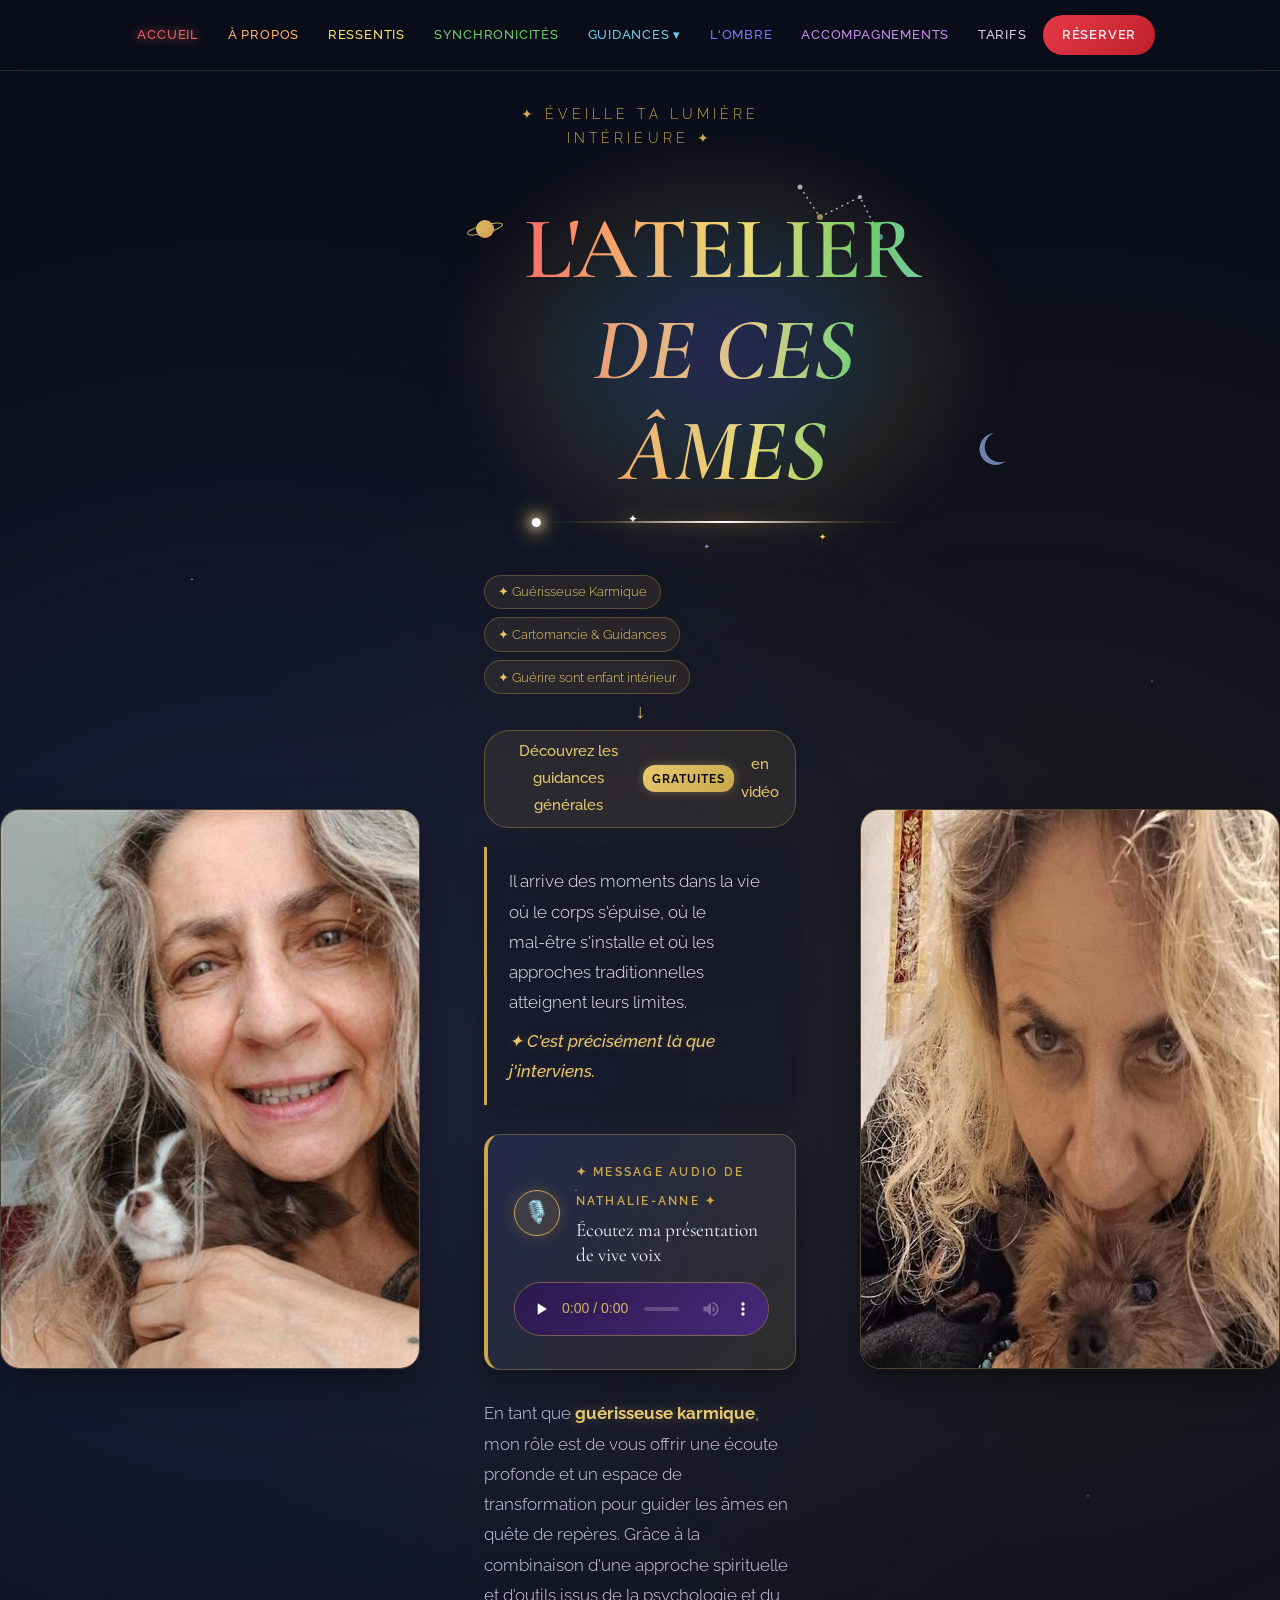
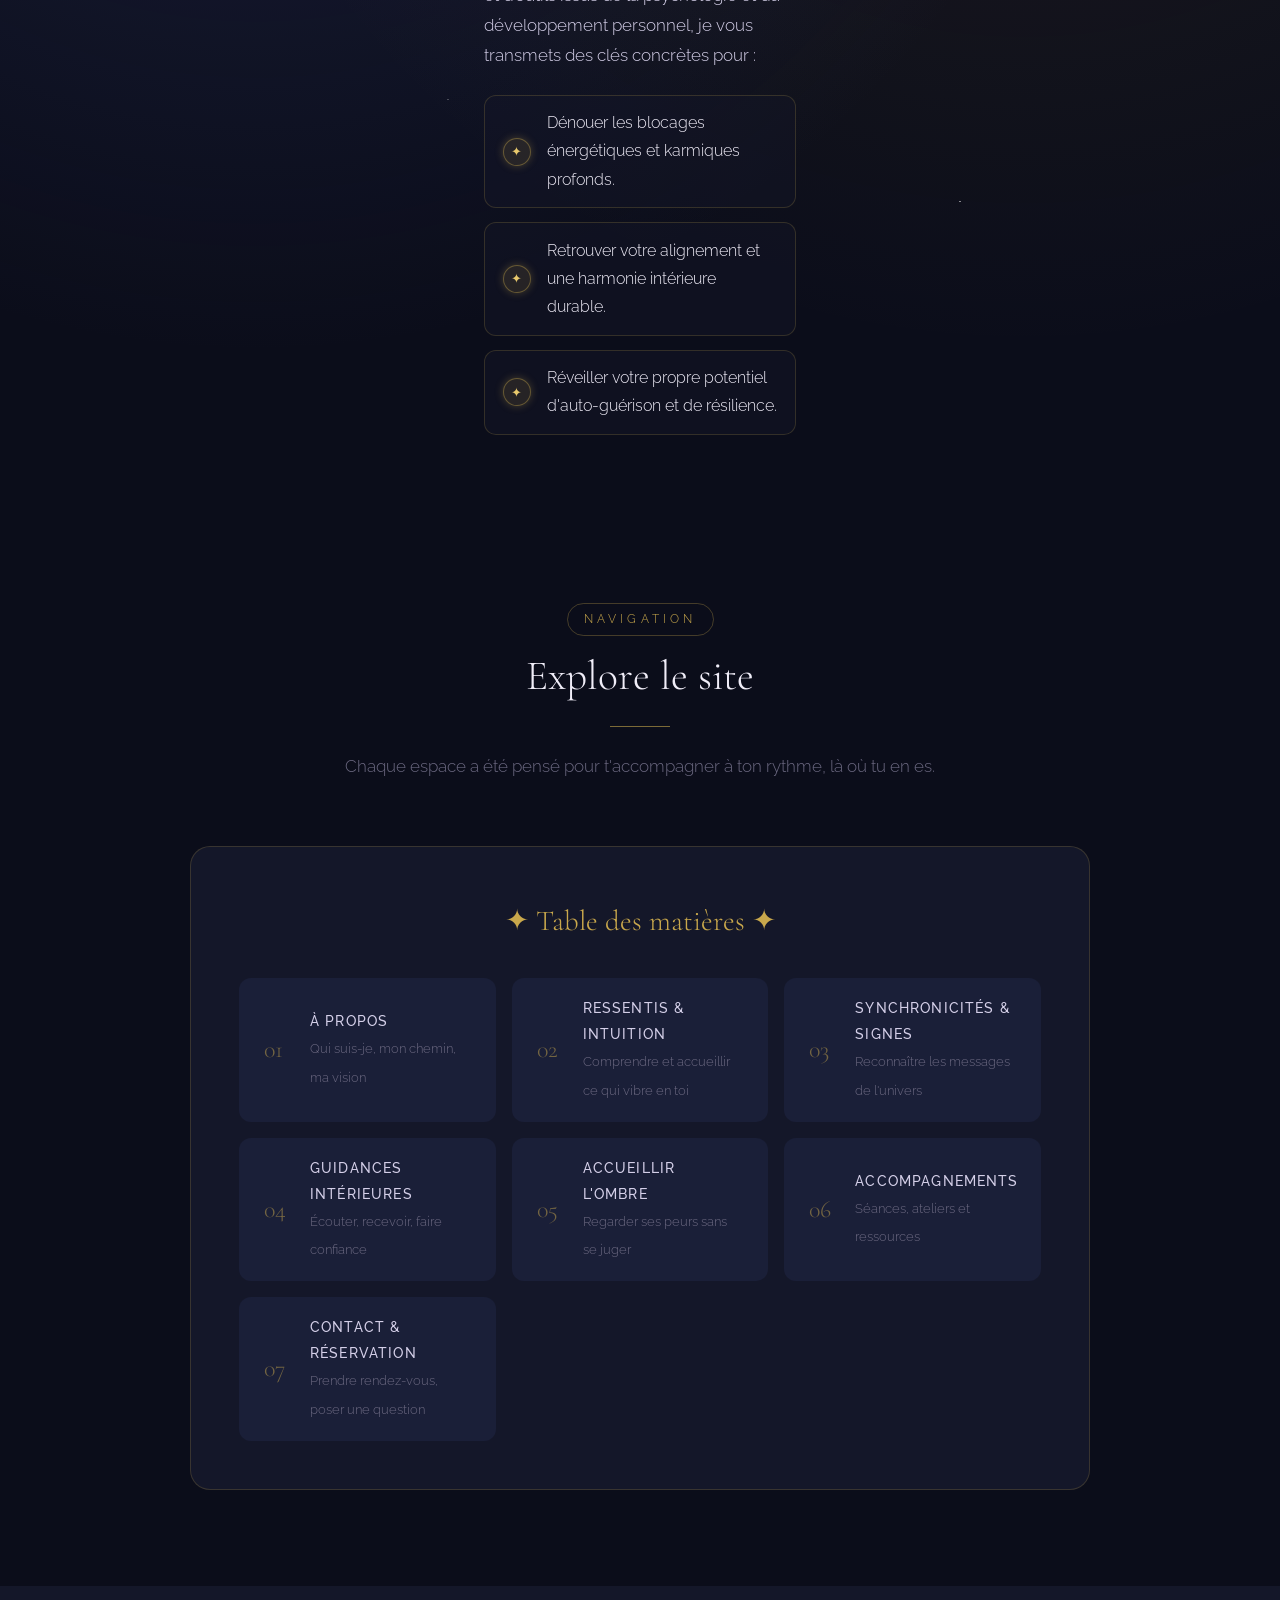
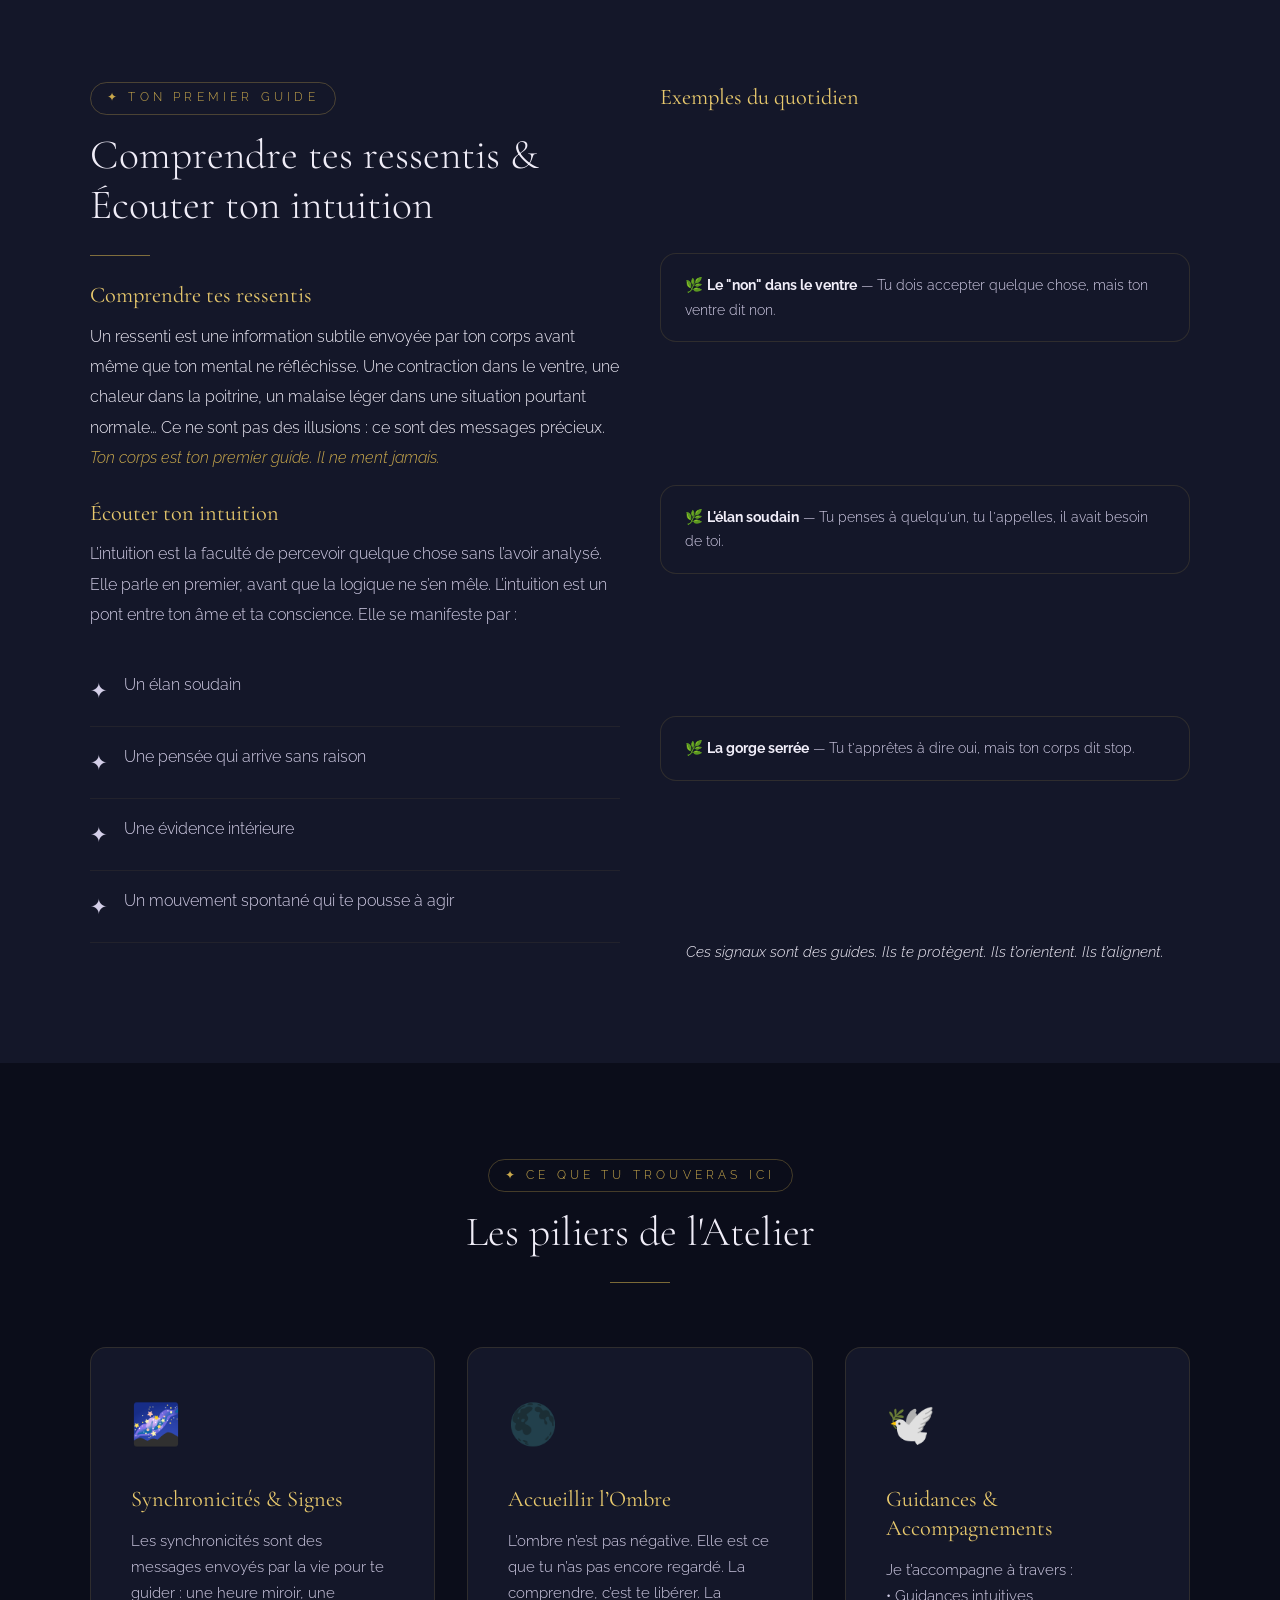
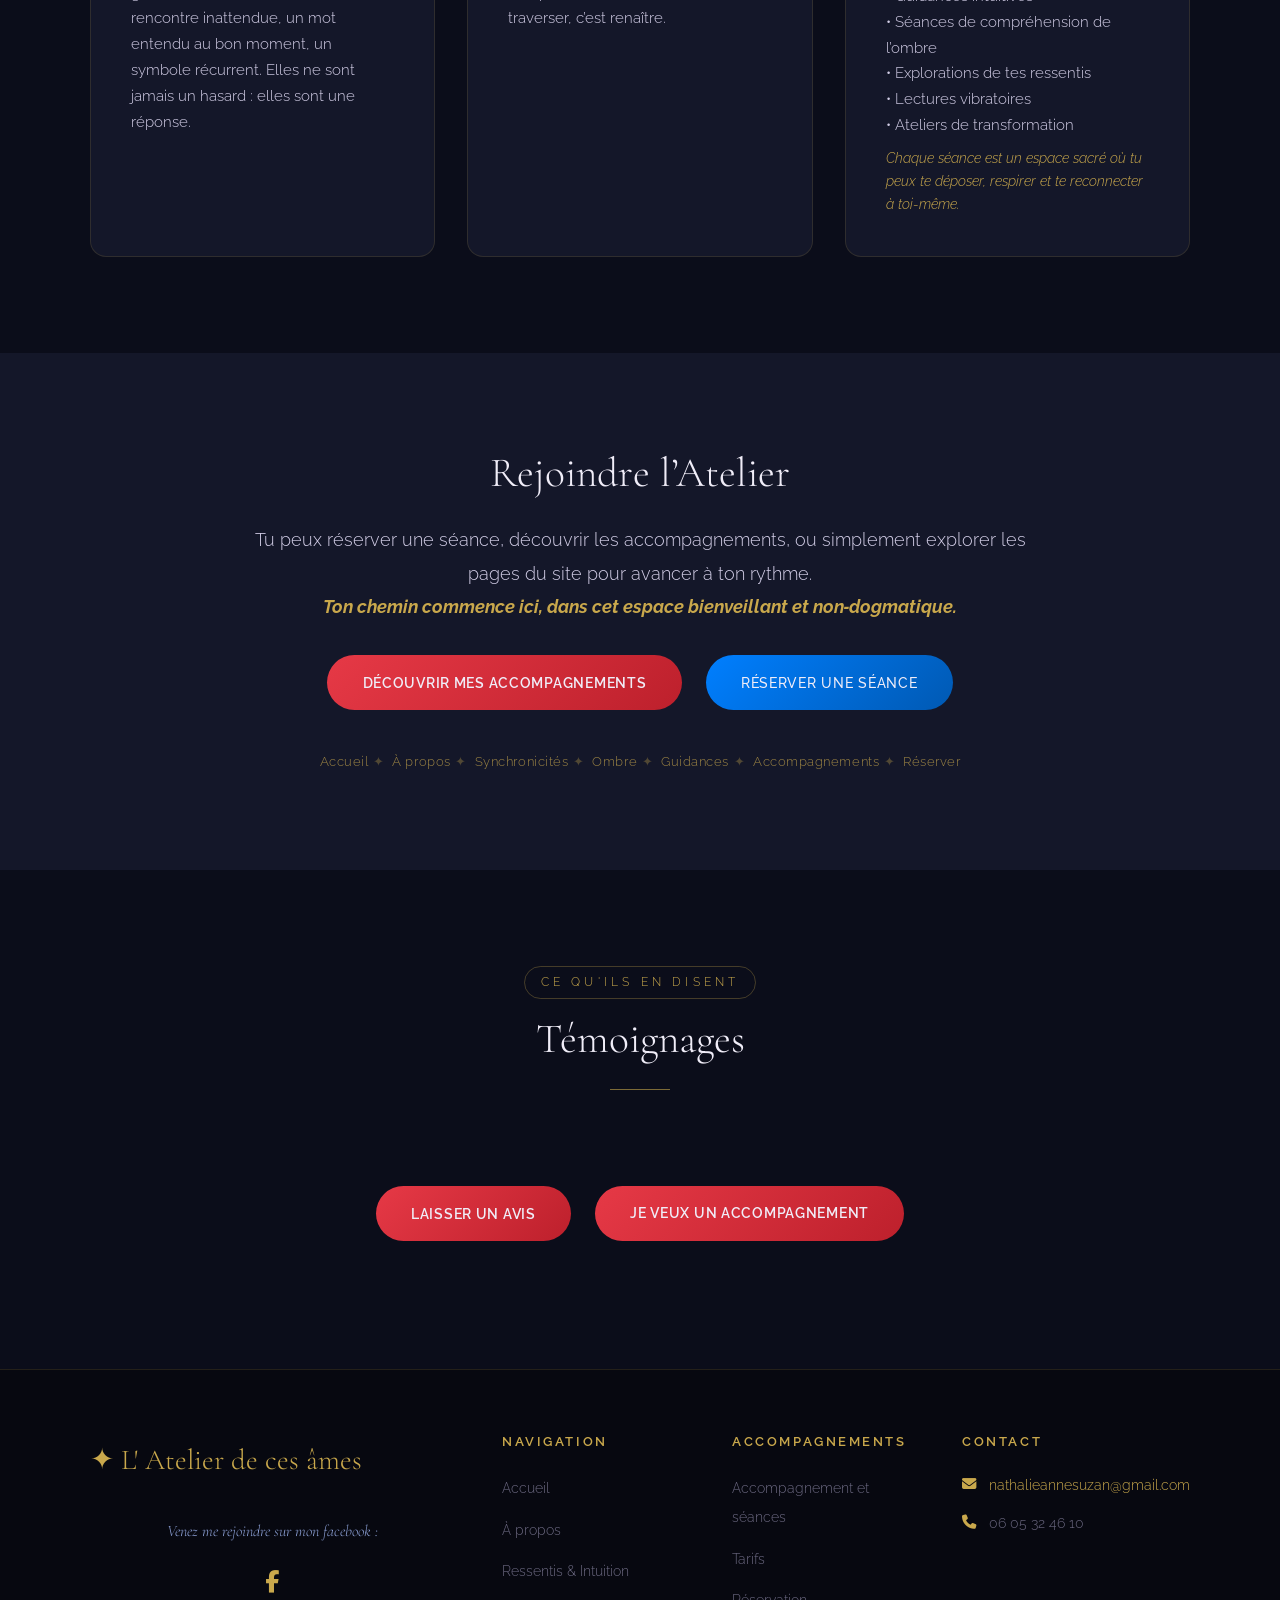
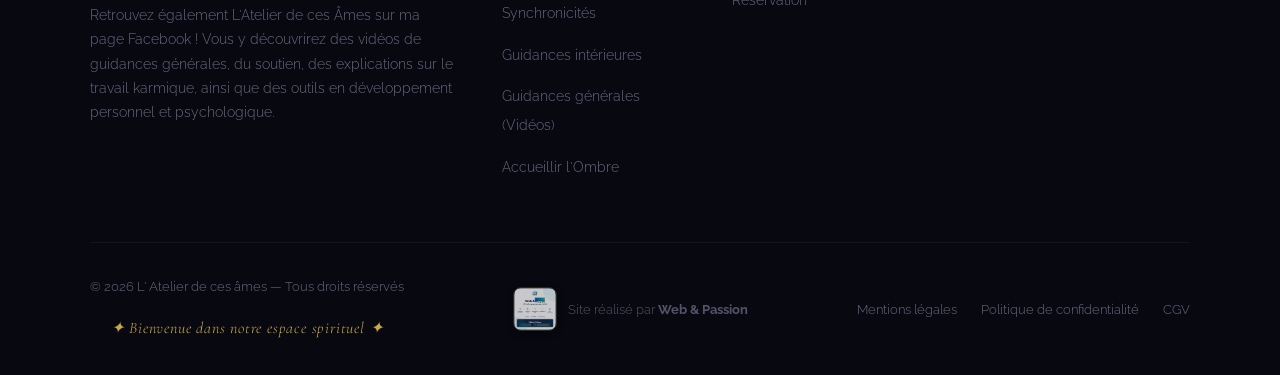
<file: index.html>
<!doctype html>
<html lang="fr">
  <head>
    <meta charset="UTF-8" />
    <meta name="viewport" content="width=device-width, initial-scale=1.0" />
    <title>
      L'Atelier de ces Âmes — Guérisseuse Karmique &amp; Cartomancie
    </title>
    <meta
      name="description"
      content="Nathalie Anne Suzan, guérisseuse karmique et praticienne en cartomancie dans le Var (83) et à distance. Libération des blocages énergétiques, guidances et écoute profonde."
    />
    <meta
      name="keywords"
      content="guérisseuse karmique, cartomancie, guidance spirituelle, soins énergétiques, libération karmique, Nathalie Anne Suzan, Var, Toulon, soins à distance, spiritualité"
    />
    <link rel="canonical" href="https://latelierdecesames.fr/" />

    <!-- Open Graph / Réseaux Sociaux -->
    <meta
      property="og:title"
      content="Guérisseuse Karmique &amp; Cartomancie — L'Atelier de ces Âmes"
    />
    <meta
      property="og:description"
      content="Nathalie Anne Suzan vous accompagne : libération des mémoires karmiques, guidances par la cartomancie et reconnexion intérieure."
    />
    <meta property="og:type" content="website" />
    <meta property="og:url" content="https://latelierdecesames.fr/" />
    <meta
      property="og:image"
      content="https://latelierdecesames.fr/images/og-image.jpg"
    />

    <!-- Données Structurées Google (Schema.org) -->
    <script type="application/ld+json">
      {
        "@context": "https://schema.org",
        "@type": "ProfessionalService",
        "name": "L'Atelier de ces Âmes — Nathalie Anne Suzan",
        "legalName": "Nathalie-Anne SUZAN EI",
        "taxID": "132636788",
        "identifier": "13263678800011",
        "image": "https://latelierdecesames.fr/images/og-image.jpg",
        "description": "Guérisseuse karmique, cartomancie et accompagnement spirituel à distance et dans le Var (83).",
        "url": "https://latelierdecesames.fr/",
        "email": "nathalieannesuzan@gmail.com",
        "telephone": "+33605324610",
        "priceRange": "80 € - 120 €",
        "address": {
          "@type": "PostalAddress",
          "addressLocality": "Saint-Maximin-la-Sainte-Baume",
          "postalCode": "83470",
          "addressRegion": "Var",
          "addressCountry": "FR"
        },
        "founder": {
          "@type": "Person",
          "name": "Nathalie Anne Suzan",
          "jobTitle": "Guérisseuse Karmique & Cartomancienne"
        },
        "areaServed": ["France", "Var", "Monde entier (à distance)"]
      }
    </script>
    <meta name="robots" content="index, follow" />
    <link
      rel="preload"
      as="image"
      href="images/brioche-et-moi.jpg"
      fetchpriority="high"
    />
    <!-- Favicon principal & multi-supports -->
    <link rel="icon" type="image/png" href="favicon.png" />
    <link rel="icon" type="image/x-icon" href="favicon.ico" />
    <link rel="apple-touch-icon" href="apple-touch-icon.png" />
    <link
      rel="stylesheet"
      href="style.css"
      media="print"
      onload="this.media = 'all'"
    />
    <noscript><link rel="stylesheet" href="style.css" /></noscript>
    <link rel="preconnect" href="https://fonts.googleapis.com" />
    <link rel="preconnect" href="https://fonts.gstatic.com" crossorigin />
    <link rel="preconnect" href="https://cdnjs.cloudflare.com" />
    <link
      rel="stylesheet"
      href="https://fonts.googleapis.com/css2?family=Cormorant+Garamond:ital,wght@0,300;0,400;0,600;1,300;1,400&amp;family=Raleway:wght@300;400;500;600&amp;display=swap"
      media="print"
      onload="this.media = 'all'"
    />
    <noscript>
      <link
        rel="stylesheet"
        href="https://fonts.googleapis.com/css2?family=Cormorant+Garamond:ital,wght@0,300;0,400;0,600;1,300;1,400&amp;family=Raleway:wght@300;400;500;600&amp;display=swap"
      />
    </noscript>
    <link
      rel="stylesheet"
      href="https://cdnjs.cloudflare.com/ajax/libs/font-awesome/6.5.0/css/all.min.css"
      media="print"
      onload="this.media = 'all'"
    />
    <noscript>
      <link
        rel="stylesheet"
        href="https://cdnjs.cloudflare.com/ajax/libs/font-awesome/6.5.0/css/all.min.css"
      />
    </noscript>

    <style>:root{--nuit:#0b0d1a;--cosmos:#141729;--indigo:#3d4a8a;--lavande:#8b9fd4;--or:#c9a84c;--or-clair:#e8c96d;--texte:#d4cfe8;--texte-clair:#f0edf8;--gris-doux:#6b6880;--rayon:rgba(201,168,76,0.08)}.footer-socials{margin-top:2rem;text-align:center}.footer-socials p{font-family:"Cormorant Garamond",serif;font-style:italic;color:var(--lavande);margin-bottom:1rem}.social-icons{display:flex;justify-content:center;gap:1.5rem}.social-icons a{color:var(--or);font-size:1.4rem;transition:all 0.3s ease;text-decoration:none}.social-icons a:hover{color:var(--or-clair);transform:translateY(-3px);text-shadow:0 0 8px rgba(232,201,109,0.6)}*{margin:0;padding:0;box-sizing:border-box}html{scroll-behavior:smooth}body{font-family:"Raleway",sans-serif;background-color:var(--nuit);line-height:1.8;font-weight:300;overflow-x:hidden}h1,h2,h3,h4{font-family:"Cormorant Garamond",serif;line-height:1.25}h1{font-size:clamp(2.2rem,5vw,3.5rem);font-weight:300;color:var(--texte-clair);margin-bottom:1rem}h2{font-size:clamp(2rem,3.5vw,2.6rem);font-weight:300;color:var(--texte-clair);margin-bottom:1rem;line-height:1.2}h3{font-size:1.4rem;font-weight:400;color:var(--or-clair);margin-bottom:1rem;line-height:1.3}h4{font-size:1.25rem;font-weight:400;color:var(--or);margin-bottom:1rem;line-height:1.3}img{max-width:100%;height:auto}nav{position:fixed;top:0;left:0;width:100%;z-index:1000;background:rgba(11,13,26,0.92);backdrop-filter:blur(12px);border-bottom:1px solid rgba(201,168,76,0.2);padding:0 2rem}.nav-inner{max-width:1300px;margin:0 auto;display:flex;align-items:center;justify-content:center;height:70px}.nav-logo{font-family:"Cormorant Garamond",serif;font-size:clamp(1.05rem,4vw,1.5rem);font-weight:600;color:var(--or);letter-spacing:0.05em;text-decoration:none;white-space:nowrap}.nav-links{display:flex;list-style:none;gap:0.2rem;align-items:center}.nav-links li:nth-child(1) a{--chakra-color:#ff6b6b;--chakra-bg:rgba(255,107,107,0.15)}.nav-links li:nth-child(2) a{--chakra-color:#ffb067;--chakra-bg:rgba(255,176,103,0.15)}.nav-links li:nth-child(3) a{--chakra-color:#fae06b;--chakra-bg:rgba(250,224,107,0.15)}.nav-links li:nth-child(4) a{--chakra-color:#6bcf6b;--chakra-bg:rgba(107,207,107,0.15)}.nav-links li:nth-child(5) a{--chakra-color:#6bcfe6;--chakra-bg:rgba(107,207,230,0.15)}.nav-links li:nth-child(6) a{--chakra-color:#8073ff;--chakra-bg:rgba(128,115,255,0.15)}.nav-links li:nth-child(7) a{--chakra-color:#c98ced;--chakra-bg:rgba(201,140,237,0.15)}.nav-links a{display:block;padding:0.5rem 0.8rem;color:var(--chakra-color,var(--texte));text-decoration:none;font-size:0.82rem;font-weight:500;letter-spacing:0.06em;text-transform:uppercase;border-radius:4px;transition:all 0.3s ease;cursor:pointer}.nav-links a.active{text-shadow:0 0 10px var(--chakra-color,var(--or));opacity:0.9}.nav-links a:hover{background:var(--chakra-bg,var(--rayon));transform:translateY(-1px)}.nav-cta{background:linear-gradient(135deg,#e63946,#bd202c);color:var(--texte-clair) !important;font-weight:600 !important;border-radius:25px !important;padding:0.5rem 1.2rem !important;text-shadow:none !important;transform:none !important}.nav-cta:hover{transform:translateY(-2px) !important;box-shadow:0 5px 15px rgba(230,57,70,0.3)}.hamburger{display:none;flex-direction:column;justify-content:center;align-items:center;gap:5px;cursor:pointer;background:none;border:none;padding:10px;min-width:44px;min-height:44px}.hamburger span{width:25px;height:2px;background:var(--or);border-radius:2px;transition:0.3s}.page-section{display:none;padding-top:70px;min-height:100vh}.page-section.active{display:block}@keyframes fadeIn{from{opacity:0;transform:translateY(15px)}to{opacity:1;transform:translateY(0)}}.hero{min-height:100vh;display:flex;align-items:center;justify-content:center;text-align:center;position:relative;overflow:hidden;background:radial-gradient( ellipse at 20% 50%,rgba(61,74,138,0.3) 0%,transparent 60% ),radial-gradient( ellipse at 80% 50%,rgba(201,168,76,0.1) 0%,transparent 60% ),var(--nuit)}.stars{position:absolute;inset:0;background-image:radial-gradient(1px 1px at 15% 25%,white 0%,transparent 100%),radial-gradient(1px 1px at 65% 15%,white 0%,transparent 100%),radial-gradient( 1px 1px at 85% 70%,rgba(255,255,255,0.7) 0%,transparent 100% ),radial-gradient( 1px 1px at 35% 80%,rgba(255,255,255,0.5) 0%,transparent 100% ),radial-gradient(1px 1px at 55% 40%,white 0%,transparent 100%),radial-gradient( 1px 1px at 90% 30%,rgba(255,255,255,0.8) 0%,transparent 100% ),radial-gradient( 1px 1px at 10% 60%,rgba(255,255,255,0.6) 0%,transparent 100% ),radial-gradient(1px 1px at 75% 85%,white 0%,transparent 100%),radial-gradient( 1px 1px at 45% 55%,rgba(255,255,255,0.9) 0%,transparent 100% ),radial-gradient( 1px 1px at 25% 45%,rgba(255,255,255,0.4) 0%,transparent 100% );animation:scintiller 8s ease-in-out infinite alternate}@keyframes scintiller{from{opacity:0.5}to{opacity:1}}.hero-content{position:relative;z-index:2;max-width:800px;padding:2rem}.hero-eyebrow{font-family:"Raleway",sans-serif;font-size:0.85rem;letter-spacing:0.3em;text-transform:uppercase;color:var(--or);margin-bottom:1.5rem;display:block}.hero h1{position:relative;z-index:2;font-family:"Cormorant Garamond",serif;font-size:clamp(2.8rem,7vw,5.5rem);font-weight:600;line-height:1.15;margin-bottom:1.5rem;text-transform:uppercase;background:linear-gradient( 90deg,#ff6b6b,#ffb067,#fae06b,#6bcf6b,#6bcfe6,#8073ff,#c98ced,#ff6b6b );background-size:200% auto;-webkit-background-clip:text;-webkit-text-fill-color:transparent;background-clip:text;color:transparent;animation:astralShimmer 8s linear infinite}.hero h1::before{content:"";position:absolute;top:50%;left:50%;width:140%;height:140%;transform:translate(-50%,-50%);background:radial-gradient( ellipse at center,rgba(128,115,255,0.25) 0%,rgba(107,207,230,0.15) 30%,rgba(201,168,76,0.1) 50%,transparent 70% );z-index:-1;filter:blur(20px);animation:pulseAstral 4s infinite alternate ease-in-out;pointer-events:none}.hero h1 em{font-style:italic}@keyframes astralShimmer{to{background-position:200% center}}@keyframes pulseAstral{0%{opacity:0.7;transform:translate(-50%,-50%) scale(0.95)}100%{opacity:1;transform:translate(-50%,-50%) scale(1.05)}}.hero-intro{font-size:1.15rem;color:var(--texte);max-width:580px;margin:0 auto 2.5rem;font-weight:300}.hero-buttons{display:flex;gap:1rem;justify-content:center;flex-wrap:wrap}.btn-primary{display:inline-block;padding:0.9rem 2.2rem;background:linear-gradient(135deg,#e63946,#bd202c);color:var(--texte-clair);text-decoration:none;border-radius:50px;font-weight:600;font-size:0.9rem;letter-spacing:0.05em;cursor:pointer;border:none;transition:all 0.3s ease;text-transform:uppercase;font-family:"Raleway",sans-serif}.btn-primary:hover{transform:translateY(-3px);box-shadow:0 15px 35px rgba(230,57,70,0.4)}.btn-secondary{display:inline-block;padding:0.9rem 2.2rem;background:linear-gradient(135deg,#007fff,#0059b3);color:var(--texte-clair);text-decoration:none;border-radius:50px;font-weight:500;font-size:0.9rem;letter-spacing:0.05em;cursor:pointer;border:none;transition:all 0.3s ease;text-transform:uppercase;font-family:"Raleway",sans-serif}.btn-secondary:hover{transform:translateY(-3px);box-shadow:0 15px 35px rgba(0,127,255,0.4)}.section{padding:6rem 2rem}.section-alt{background:var(--cosmos)}.container{max-width:1100px;margin:0 auto}.section-header{text-align:center;margin-bottom:4rem}.section-label{display:inline-block;font-size:0.75rem;letter-spacing:0.35em;text-transform:uppercase;color:var(--or);margin-bottom:1rem;padding:0.3rem 1rem;border:1px solid rgba(201,168,76,0.3);border-radius:20px}.section-title{font-family:"Cormorant Garamond",serif;font-size:clamp(2rem,3.5vw,2.6rem);font-weight:300;color:var(--texte-clair);margin-bottom:1rem;line-height:1.2}.section-subtitle{font-size:1.05rem;color:var(--gris-doux);max-width:600px;margin:0 auto;font-weight:300}.divider{width:60px;height:1px;background:var(--or);margin:1.5rem auto;opacity:0.6}.grid-3{display:grid;grid-template-columns:repeat(auto-fit,minmax(300px,1fr));gap:2rem}.grid-2{display:grid;grid-template-columns:repeat(auto-fit,minmax(400px,1fr));gap:2.5rem;align-items:start}.card{background:var(--cosmos);border:1px solid rgba(201,168,76,0.15);border-radius:16px;padding:2.5rem;position:relative;overflow:hidden}.card-icon{font-size:2.5rem;color:var(--or);margin-bottom:1.5rem;display:block}.card h2{font-family:"Cormorant Garamond",serif;font-size:1.6rem;color:var(--or-clair);margin-bottom:1.2rem;font-weight:400;border-bottom:1px solid rgba(201,168,76,0.2);padding-bottom:0.5rem}.card h3{font-family:"Cormorant Garamond",serif;font-size:1.4rem;color:var(--or-clair);margin-bottom:1rem;font-weight:400}.card h4{font-family:"Cormorant Garamond",serif;font-size:1.25rem;color:var(--or);margin-bottom:1rem;font-weight:400}.card p{color:var(--texte);font-size:0.95rem;line-height:1.7}.toc{background:var(--cosmos);border:1px solid rgba(201,168,76,0.2);border-radius:20px;padding:3rem;max-width:900px;margin:0 auto}.toc-title{font-family:"Cormorant Garamond",serif;font-size:1.8rem;color:var(--or);margin-bottom:2rem;text-align:center}.toc-grid{display:grid;grid-template-columns:repeat(auto-fit,minmax(250px,1fr));gap:1rem}.toc-item{display:flex;align-items:center;gap:1rem;padding:1rem 1.5rem;background:rgba(61,74,138,0.15);border-radius:12px;cursor:pointer;transition:all 0.3s;text-decoration:none;color:var(--texte);border:1px solid transparent}.toc-item:hover{background:rgba(201,168,76,0.1);border-color:rgba(201,168,76,0.3);color:var(--or-clair);transform:translateX(5px)}.toc-num{font-family:"Cormorant Garamond",serif;font-size:1.5rem;color:var(--or);opacity:0.5;min-width:30px}.toc-text strong{display:block;font-weight:500;font-size:0.9rem;text-transform:uppercase;letter-spacing:0.08em}.toc-text span{font-size:0.8rem;color:var(--gris-doux);font-weight:300}.testimonial{border-left:3px solid var(--or);padding:2rem 2.5rem;background:var(--cosmos);border-radius:0 16px 16px 0;font-style:italic;margin:1rem 0}.testimonial p{font-size:1.05rem;color:var(--texte-clair);margin-bottom:1rem;line-height:1.8}.testimonial cite{font-style:normal;font-size:0.85rem;color:var(--or);letter-spacing:0.1em;text-transform:uppercase}.pricing-card{background:var(--cosmos);border:1px solid rgba(201,168,76,0.2);border-radius:20px;padding:3rem 2.5rem;text-align:center;transition:all 0.4s;position:relative}.pricing-card.featured{border-color:var(--or);background:linear-gradient( 135deg,var(--cosmos),rgba(61,74,138,0.3) )}.pricing-badge{position:absolute;top:-15px;left:50%;transform:translateX(-50%);background:var(--or);color:var(--nuit);font-size:0.75rem;font-weight:700;text-transform:uppercase;letter-spacing:0.1em;padding:0.3rem 1.5rem;border-radius:20px}.pricing-name{font-family:"Cormorant Garamond",serif;font-size:1.5rem;color:var(--texte-clair);margin-bottom:0.5rem}.pricing-price{font-family:"Cormorant Garamond",serif;font-size:3rem;color:var(--or);font-weight:600;line-height:1;margin:1.5rem 0 0.5rem}.pricing-period{font-size:0.85rem;color:var(--gris-doux);margin-bottom:2rem}.pricing-features{list-style:none;margin:1.5rem 0 2.5rem;text-align:left}.pricing-features li{padding:0.6rem 0;color:var(--texte);font-size:0.95rem;border-bottom:1px solid rgba(201,168,76,0.08);display:flex;align-items:center;gap:0.8rem}.pricing-features li::before{content:"✦";color:var(--or);font-size:0.7rem;flex-shrink:0}.blog-card{background:var(--cosmos);border:1px solid rgba(201,168,76,0.1);border-radius:16px;overflow:hidden;transition:all 0.4s}.blog-card:hover{transform:translateY(-6px);border-color:rgba(201,168,76,0.3)}.blog-card-header{height:180px;display:flex;align-items:center;justify-content:center;font-size:3.5rem}.blog-card-body{padding:2rem}.blog-category{font-size:0.75rem;letter-spacing:0.2em;text-transform:uppercase;color:var(--or);margin-bottom:0.8rem}.blog-card h3{font-family:"Cormorant Garamond",serif;font-size:1.4rem;color:var(--or-clair);margin-bottom:0.8rem;line-height:1.3;font-weight:400}.blog-card p{color:var(--texte);font-size:0.9rem;line-height:1.7;margin-bottom:1.5rem}.blog-read-more{font-size:0.8rem;color:var(--or);text-decoration:none;text-transform:uppercase;letter-spacing:0.1em;font-weight:600;cursor:pointer}.form-group{margin-bottom:1.5rem}.form-group label{display:block;font-size:0.85rem;color:var(--or);letter-spacing:0.1em;text-transform:uppercase;margin-bottom:0.5rem}.form-group input,.form-group textarea,.form-group select{width:100%;padding:1rem 1.2rem;background:var(--cosmos);border:1px solid rgba(201,168,76,0.2);border-radius:10px;color:var(--texte-clair);font-family:"Raleway",sans-serif;font-size:0.95rem;transition:border-color 0.3s;outline:none}.form-group input:focus,.form-group textarea:focus,.form-group select:focus{border-color:var(--or)}.form-group textarea{min-height:150px;resize:vertical}.form-group select option{background:var(--cosmos)}::placeholder{color:var(--gris-doux);opacity:0.7}.accordion-item{border:1px solid rgba(201,168,76,0.15);border-radius:12px;margin-bottom:1rem;overflow:hidden}.accordion-header{padding:1.5rem 2rem;cursor:pointer;display:flex;justify-content:space-between;align-items:center;background:var(--cosmos);color:var(--texte-clair);font-weight:500;transition:background 0.3s}.accordion-header:hover{background:rgba(201,168,76,0.08)}.accordion-arrow{color:var(--or);transition:transform 0.3s;font-size:0.9rem}.accordion-item.open .accordion-arrow{transform:rotate(180deg)}.accordion-body{max-height:0;overflow:hidden;transition:max-height 0.4s ease,padding 0.4s ease;background:rgba(20,23,41,0.5);padding:0 2rem;color:var(--texte);font-size:0.95rem;line-height:1.8}.accordion-item.open .accordion-body{max-height:500px;padding:1.5rem 2rem}.page-hero{padding:5rem 2rem 4rem;text-align:center;background:linear-gradient( 180deg,rgba(61,74,138,0.15) 0%,transparent 100% );border-bottom:1px solid rgba(201,168,76,0.1)}.page-hero-icon{font-size:4rem;display:block;margin-bottom:1.5rem}.page-hero h1{font-family:"Cormorant Garamond",serif;font-size:clamp(2.2rem,5vw,3.5rem);color:var(--texte-clair);font-weight:300;margin-bottom:1rem}.page-hero p{max-width:600px;margin:0 auto;color:var(--texte);font-size:1.05rem}.icon-list{list-style:none}.icon-list li{display:flex;gap:1rem;align-items:flex-start;padding:1rem 0;border-bottom:1px solid rgba(201,168,76,0.08);color:var(--texte)}.icon-list li .icon{font-size:1.3rem;flex-shrink:0;margin-top:0.1rem}.exercise-box{background:linear-gradient( 135deg,rgba(61,74,138,0.2),rgba(201,168,76,0.05) );border:1px solid rgba(201,168,76,0.25);border-left:4px solid var(--or);border-radius:0 16px 16px 0;padding:2rem 2.5rem;margin:2rem 0}.exercise-box h4{font-family:"Cormorant Garamond",serif;font-size:1.25rem;color:var(--or);margin-bottom:1rem}.exercise-box p,.exercise-box li{color:var(--texte);font-size:0.95rem;line-height:1.7}.exercise-box ol{padding-left:1.5rem;margin-top:0.8rem}.exercise-box li{margin-bottom:0.6rem}footer{background:#070810;border-top:1px solid rgba(201,168,76,0.15);padding:4rem 2rem 2rem}.footer-grid{max-width:1100px;margin:0 auto 3rem;display:grid;grid-template-columns:2fr 1fr 1fr 1fr;gap:3rem}.footer-logo{font-family:"Cormorant Garamond",serif;font-size:1.8rem;color:var(--or);margin-bottom:1rem;display:block}.footer-desc{color:var(--gris-doux);font-size:0.9rem;line-height:1.7;margin-bottom:1.5rem}.social-links{display:flex;gap:1rem}.social-links a{width:38px;height:38px;display:flex;align-items:center;justify-content:center;background:rgba(201,168,76,0.1);border:1px solid rgba(201,168,76,0.2);border-radius:50%;color:var(--or);text-decoration:none;font-size:0.9rem;transition:all 0.3s}.social-links a:hover{background:var(--or);color:var(--nuit)}.footer-col h4{font-family:"Raleway",sans-serif;font-size:0.8rem;font-weight:600;letter-spacing:0.2em;text-transform:uppercase;color:var(--or);margin-bottom:1.5rem}.footer-col ul{list-style:none}.footer-col ul li{margin-bottom:0.8rem}.footer-col ul li a{color:var(--gris-doux);text-decoration:none;font-size:0.9rem;transition:color 0.3s;cursor:pointer}.footer-col ul li a:hover{color:var(--or-clair)}.footer-info{display:flex;align-items:flex-start;gap:0.8rem;color:var(--gris-doux);font-size:0.9rem;margin-bottom:1rem;line-height:1.5}.footer-info i{color:var(--or);font-size:0.9rem;margin-top:0.2rem;flex-shrink:0}.footer-info a{color:#c9a84c;text-decoration:none}.footer-bottom{max-width:1100px;margin:0 auto;padding-top:2rem;border-top:1px solid rgba(201,168,76,0.08);display:flex;justify-content:space-between;align-items:center;flex-wrap:wrap;gap:1rem}.footer-bottom p{color:var(--gris-doux);font-size:0.8rem}.footer-legal{display:flex;gap:1.5rem}.footer-legal a{color:var(--gris-doux);text-decoration:none;font-size:0.8rem;transition:color 0.3s}.footer-legal a:hover{color:var(--or)}.toast{position:fixed;bottom:2rem;right:2rem;background:var(--or);color:var(--nuit);padding:1rem 2rem;border-radius:10px;font-weight:600;font-size:0.9rem;z-index:9999;transform:translateY(100px);opacity:0;transition:all 0.4s ease}.toast.show{transform:translateY(0);opacity:1}.availability-bar{background:rgba(201,168,76,0.1);border-radius:4px;height:6px;margin-top:0.5rem;overflow:hidden}.availability-fill{height:100%;background:linear-gradient(90deg,var(--or),var(--or-clair));border-radius:4px}.text-center{text-align:center}.mt-2{margin-top:2rem}.mt-3{margin-top:3rem}@media (max-width:1024px){.footer-grid{grid-template-columns:1fr 1fr}.hero-image-left img,.hero-image-right img{max-width:360px;aspect-ratio:4/5}}@media (max-width:900px){.hero-image-left,.hero-image-right{flex:none !important;width:100%}.hero-image-left img,.hero-image-right img{max-width:420px;aspect-ratio:4/5;width:70% !important}}@media (max-width:1024px){.nav-inner{justify-content:flex-end}.hamburger{display:flex}.nav-links{display:none;position:fixed;top:70px;left:0;right:0;background:rgba(11,13,26,0.98);flex-direction:column;padding:2rem;gap:0.5rem;border-bottom:1px solid rgba(201,168,76,0.2)}.nav-links.open{display:flex}}@media (max-width:768px){.footer-grid{grid-template-columns:1fr}.footer-bottom{flex-direction:column;text-align:center}.section{padding:4rem 1.5rem}.toc{padding:2rem 1.5rem}.grid-2{grid-template-columns:1fr}.hero-image-right{display:none}.hero-image-left{flex:none !important;width:100%}.hero-image-left img{max-width:100% !important;width:90% !important;aspect-ratio:3/4 !important}}.lightbox{display:none;position:fixed;z-index:10000;padding-top:50px;left:0;top:0;width:100%;height:100%;overflow:auto;background-color:rgba(11,13,26,0.95);backdrop-filter:blur(5px);opacity:0;transition:opacity 0.3s ease}.lightbox.show{display:flex;align-items:center;justify-content:center;opacity:1}.lightbox-content{margin:auto;display:block;max-width:90%;max-height:90vh;border-radius:8px;box-shadow:0 0 40px rgba(201,168,76,0.2);border:1px solid rgba(201,168,76,0.4);transform:scale(0.95);transition:transform 0.3s ease}.lightbox.show .lightbox-content{transform:scale(1)}.lightbox-close{position:absolute;top:20px;right:35px;color:var(--or);font-size:40px;font-weight:300;transition:0.3s;cursor:pointer;background:none;border:none}.lightbox-close:hover,.lightbox-close:focus{color:var(--texte-clair);text-decoration:none;cursor:pointer;transform:scale(1.1)}.lightbox-caption{margin:auto;display:block;width:80%;max-width:700px;text-align:center;color:var(--texte-clair);padding:15px 0;font-family:"Cormorant Garamond",serif;font-size:1.2rem;font-style:italic;position:absolute;bottom:20px;left:50%;transform:translateX(-50%);text-shadow:0 2px 4px rgba(0,0,0,0.8)}.testimonial-grid{display:grid;grid-template-columns:repeat(auto-fit,minmax(300px,1fr));gap:2rem;margin:2rem 0}.testimonial-card{background:var(--cosmos);border:1px solid rgba(201,168,76,0.15);border-left:3px solid var(--or);border-radius:0 16px 16px 0;padding:2rem;display:flex;flex-direction:column;justify-content:space-between;transition:transform 0.3s}.testimonial-card:hover{transform:translateY(-4px)}.testimonial-card p{font-style:italic;color:var(--texte-clair);font-size:1rem;line-height:1.8;margin-bottom:1.5rem}.testimonial-meta{display:flex;justify-content:space-between;align-items:center;border-top:1px solid rgba(201,168,76,0.08);padding-top:1rem}.testimonial-author{font-family:"Cormorant Garamond",serif;font-size:1.1rem;color:var(--or);font-style:normal;text-transform:uppercase;letter-spacing:0.1em}.testimonial-stars{color:var(--or);font-size:0.85rem}.testimonial-stars i{margin-left:1px}.review-section-actions{text-align:center;margin:2rem 0;display:flex;justify-content:center;gap:1.5rem;flex-wrap:wrap}.review-form-card{max-width:600px;margin:2rem auto;background:var(--cosmos);border:1px solid rgba(201,168,76,0.2);border-radius:16px;padding:2.5rem;display:none;box-shadow:0 10px 30px rgba(0,0,0,0.3)}.review-form-card.open{display:block;animation:slideDown 0.4s ease-out}.review-form-title{font-family:"Cormorant Garamond",serif;font-size:1.4rem;color:var(--or-clair);margin-bottom:1.5rem;text-align:center;font-weight:400}.rating-container{margin-bottom:1.5rem}.rating-label{display:block;font-size:0.85rem;color:var(--or);letter-spacing:0.1em;text-transform:uppercase;margin-bottom:0.5rem}.rating-stars{display:flex;flex-direction:row-reverse;justify-content:flex-end;gap:0.5rem;font-size:1.5rem;cursor:pointer}.rating-stars i{color:var(--gris-doux);transition:color 0.2s,transform 0.2s}.rating-stars i:hover,.rating-stars i:hover ~ i,.rating-stars i.selected,.rating-stars i.selected ~ i{color:var(--or)}.rating-stars i:hover{transform:scale(1.2)}.visitor-counter{color:var(--or);font-size:1rem;margin-top:1rem;font-family:"Cormorant Garamond",serif;font-style:italic;letter-spacing:0.05em;text-align:center}.visitor-counter span{color:var(--or-clair);font-weight:600;font-family:"Raleway",sans-serif;font-style:normal;margin:0 3px}@keyframes slideDown{from{opacity:0;transform:translateY(-20px)}to{opacity:1;transform:translateY(0)}}@keyframes shimmer-dot{0%,100%{opacity:0.3;transform:scale(0.8)}50%{opacity:1;transform:scale(1.2)}}.bottom-nav{font-size:0.82rem;color:var(--or);margin-top:2.5rem;opacity:0.75;text-align:center;letter-spacing:0.04em}.bottom-nav a{color:var(--or);text-decoration:none;transition:color 0.25s ease,text-shadow 0.25s ease;font-family:"Raleway",sans-serif}.bottom-nav a:hover{color:var(--or-clair);text-shadow:0 0 8px rgba(201,168,76,0.55)}.bottom-nav .sep{display:inline-block;color:var(--or);opacity:0.45;margin:0 0.35em;animation:shimmer-dot 2.8s ease-in-out infinite}.bottom-nav .sep:nth-child(2){animation-delay:0.4s}.bottom-nav .sep:nth-child(4){animation-delay:0.8s}.bottom-nav .sep:nth-child(6){animation-delay:1.2s}.bottom-nav .sep:nth-child(8){animation-delay:1.6s}.bottom-nav .sep:nth-child(10){animation-delay:2s}.bottom-nav .sep:nth-child(12){animation-delay:2.4s}.bottom-nav .sep:nth-child(14){animation-delay:2.8s}@keyframes floatAstral{0%{transform:translateY(0px) rotate(0deg)}50%{transform:translateY(-15px) rotate(4deg)}100%{transform:translateY(0px) rotate(0deg)}}@keyframes magicSparkle{0%{left:0%;opacity:0}10%{opacity:1}90%{opacity:1}100%{left:100%;opacity:0}}.audio-player-card audio{width:100%;border-radius:30px;outline:none;color-scheme:dark;border:1px solid rgba(201,168,76,0.45);background:linear-gradient(135deg,#2b194d,#48297a)}.audio-player-card audio::-webkit-media-controls-panel{background:linear-gradient(135deg,#2b194d,#48297a)}.audio-player-card audio::-webkit-media-controls-current-time-display,.audio-player-card audio::-webkit-media-controls-time-remaining-display{color:#e8c96d}.annonce-guidances{margin:0 0 1.2rem;text-align:center}.guidances-arrow{text-align:center;color:var(--or-clair);font-size:1.25rem;line-height:1;margin:0.35rem 0 0.55rem;opacity:0.9}.annonce-guidances a{display:inline-flex;align-items:center;gap:0.45rem;color:var(--or-clair);text-decoration:none;font-size:0.95rem;font-weight:500;padding:0.45rem 1rem;background:rgba(201,168,76,0.1);border:1px solid rgba(201,168,76,0.35);border-radius:25px;transition:all 0.3s ease}.annonce-guidances a:hover{background:rgba(201,168,76,0.22);border-color:var(--or-clair);transform:translateY(-1px)}.badge-gratuit{display:inline-block;background:linear-gradient(135deg,var(--or-clair),var(--or));color:var(--nuit);font-weight:700;font-size:0.78rem;letter-spacing:0.08em;text-transform:uppercase;padding:0.15rem 0.55rem;border-radius:12px;box-shadow:0 0 10px rgba(232,201,109,0.35)}</style>
    <!-- Google tag (gtag.js) différé après le chargement visuel -->
    <script>
      window.dataLayer = window.dataLayer || [];
      function gtag() {
        dataLayer.push(arguments);
      }
      window.addEventListener("load", function () {
        setTimeout(function () {
          var s = document.createElement("script");
          s.async = true;
          s.src = "https://www.googletagmanager.com/gtag/js?id=G-78YX6P1FXL";
          document.head.appendChild(s);
          gtag("js", new Date());
          gtag("config", "G-78YX6P1FXL");
        }, 1200);
      });
    </script>
  </head>
  <body>
    <nav>
      <div class="nav-inner">
        <button
          type="button"
          class="hamburger"
          id="hamburger"
          onclick="toggleMenu()"
          aria-label="Menu"
        >
          <span></span><span></span><span></span>
        </button>
        <ul class="nav-links" id="navLinks">
          <li>
            <a href="index.html" class="active" id="nav-accueil">Accueil</a>
          </li>
          <li><a href="apropos.html" id="nav-apropos">À propos</a></li>
          <li><a href="ressentis.html" id="nav-ressentis">Ressentis</a></li>
          <li>
            <a href="synchronicites.html" id="nav-synchronicites"
              >Synchronicités</a
            >
          </li>
          <li class="nav-dropdown">
            <a href="guidances.html" class="nav-dropdown-toggle" id="nav-guidances">Guidances <span class="dropdown-arrow" aria-hidden="true">▾</span></a>
            <ul class="nav-dropdown-menu">
              <li><a href="guidances-generales.html">Guidances générales (Vidéos)</a></li>
            </ul>
          </li>
          <li><a href="ombre.html" id="nav-ombre">L'Ombre</a></li>
          <li>
            <a href="accompagnements.html" id="nav-accompagnements"
              >Accompagnements</a
            >
          </li>
          <li><a href="tarifs.html" id="nav-tarifs">Tarifs</a></li>
          <li><a href="contact.html" class="nav-cta">Réserver</a></li>
        </ul>
      </div>
    </nav>

    <!-- PAGE ACCUEIL -->
    <section class="page-section active" id="page-accueil">
      <div class="hero" style="gap: 2rem; flex-wrap: wrap">
        <div class="stars"></div>
        <section
          class="hero-image-left"
          style="flex: 1; display: flex; justify-content: center"
        >
          <img
            src="images/brioche-et-moi.jpg"
            alt="Nathalie Anne Suzan - Guérisseuse Karmique &amp; Cartomancienne"
            width="420"
            height="560"
            fetchpriority="high"
            style="
              width: auto;
              max-width: 420px;
              height: auto;
              max-height: 70vh;
              aspect-ratio: 3/4;
              border-radius: 20px;
              border: 1px solid rgba(201, 168, 76, 0.3);
              box-shadow: 0 15px 40px rgba(0, 0, 0, 0.4);
              object-fit: cover;
            "
          />
        </section>
        <div class="hero-content" style="flex: 1; min-width: 300px">
          <span class="hero-eyebrow">✦ Éveille ta Lumière Intérieure ✦</span>
          <div
            class="title-wrapper"
            style="
              position: relative;
              display: inline-block;
              padding: 1.5rem 2.5rem 2.5rem;
              margin-bottom: 0.5rem;
              z-index: 10;
            "
          >
            <!-- Décors Astraux en arrière-plan du titre -->
            <div
              class="celestial-bodies"
              style="
                position: absolute;
                top: 0;
                left: 0;
                width: 100%;
                height: 100%;
                z-index: 1;
                pointer-events: none;
              "
            >
              <!-- Planète (Type Saturne) -->
              <svg
                style="
                  position: absolute;
                  top: 8%;
                  left: -5%;
                  width: 50px;
                  height: 50px;
                  opacity: 0.85;
                  animation: floatAstral 6s infinite ease-in-out;
                "
                viewBox="0 0 100 100"
              >
                <circle cx="50" cy="50" r="18" fill="url(#planet-grad)" />
                <ellipse
                  cx="50"
                  cy="50"
                  rx="36"
                  ry="8"
                  fill="none"
                  stroke="#e8c96d"
                  stroke-width="2"
                  transform="rotate(-15 50 50)"
                />
                <defs>
                  <linearGradient
                    id="planet-grad"
                    x1="0%"
                    y1="0%"
                    x2="100%"
                    y2="100%"
                  >
                    <stop offset="0%" stop-color="#fae06b" />
                    <stop offset="100%" stop-color="#ffb067" />
                  </linearGradient>
                </defs>
              </svg>

              <!-- Lune Créscent -->
              <svg
                style="
                  position: absolute;
                  bottom: 20%;
                  right: -10%;
                  width: 40px;
                  height: 40px;
                  opacity: 0.8;
                  animation: floatAstral 8s infinite ease-in-out reverse;
                "
                viewBox="0 0 100 100"
              >
                <path
                  d="M 60 10 A 40 40 0 1 0 90 80 A 30 30 0 1 1 60 10 Z"
                  fill="#8b9fd4"
                />
              </svg>

              <!-- Constellation -->
              <svg
                style="
                  position: absolute;
                  top: -5%;
                  right: 15%;
                  width: 100px;
                  height: 100px;
                  opacity: 0.65;
                  animation: floatAstral 12s infinite ease-in-out;
                "
                viewBox="0 0 100 100"
              >
                <polyline
                  points="10,30 30,60 70,40 90,80"
                  fill="none"
                  stroke="#fff"
                  stroke-width="1.5"
                  stroke-dasharray="2 4"
                />
                <circle
                  cx="10"
                  cy="30"
                  r="2.5"
                  fill="#fff"
                  style="animation: scintiller 2s infinite alternate"
                />
                <circle
                  cx="30"
                  cy="60"
                  r="3"
                  fill="#e8c96d"
                  style="animation: scintiller 3s infinite alternate"
                />
                <circle
                  cx="70"
                  cy="40"
                  r="2"
                  fill="#fff"
                  style="animation: scintiller 2.5s infinite alternate"
                />
                <circle
                  cx="90"
                  cy="80"
                  r="3"
                  fill="#6bcfe6"
                  style="animation: scintiller 1.5s infinite alternate"
                />
              </svg>
            </div>

            <!-- Le Titre (Z-index élevé pour ressortir) -->
            <h1
              style="
                margin-bottom: 0 !important;
                z-index: 2;
                position: relative;
              "
            >
              L'Atelier<br /><em>de ces âmes</em>
            </h1>

            <!-- Soulignement Baguette Magique -->
            <div
              class="magic-wand-line"
              style="
                position: absolute;
                bottom: 1.2rem;
                left: 50%;
                transform: translateX(-50%);
                width: 80%;
                height: 2px;
                background: linear-gradient(
                  90deg,
                  transparent 0%,
                  rgba(201, 168, 76, 0.3) 20%,
                  #fff 50%,
                  rgba(201, 168, 76, 0.3) 80%,
                  transparent 100%
                );
                border-radius: 50%;
                filter: drop-shadow(0 0 8px #c9a84c);
                z-index: 3;
              "
            >
              <div
                style="
                  position: absolute;
                  top: -3.5px;
                  left: 0;
                  width: 9px;
                  height: 9px;
                  background: #fff;
                  border-radius: 50%;
                  box-shadow:
                    0 0 12px #fff,
                    0 0 24px #e8c96d;
                  animation: magicSparkle 5s infinite ease-in-out;
                "
              ></div>
              <!-- Petites étoiles volatiles dispersées -->
              <div
                style="
                  position: absolute;
                  top: -12px;
                  left: 25%;
                  font-size: 12px;
                  color: #fff;
                  animation: scintiller 1.2s infinite alternate;
                "
              >
                ✦
              </div>
              <div
                style="
                  position: absolute;
                  top: 8px;
                  left: 75%;
                  font-size: 9px;
                  color: #fae06b;
                  animation: scintiller 1.8s infinite alternate;
                "
              >
                ✦
              </div>
              <div
                style="
                  position: absolute;
                  top: 20px;
                  left: 45%;
                  font-size: 7px;
                  color: #c98ced;
                  animation: scintiller 2.5s infinite alternate;
                "
              >
                ✦
              </div>
            </div>
          </div>
          <!-- Présentation & Accompagnement -->
          <div
            class="hero-intro-container"
            style="
              margin-top: 1.5rem;
              margin-bottom: 2.5rem;
              color: var(--texte);
              line-height: 1.8;
              text-align: left;
              max-width: 620px;
              margin-left: auto;
              margin-right: auto;
            "
          >
            <!-- Pastilles Mots-Clés Visuels -->
            <div
              style="
                display: flex;
                flex-wrap: wrap;
                gap: 0.5rem;
                justify-content: flex-start;
                margin-bottom: 0.4rem;
              "
            >
              <span
                style="
                  display: inline-flex;
                  align-items: center;
                  gap: 0.35rem;
                  background: rgba(201, 168, 76, 0.1);
                  border: 1px solid rgba(201, 168, 76, 0.3);
                  color: var(--or-clair);
                  font-size: 0.8rem;
                  padding: 0.3rem 0.8rem;
                  border-radius: 20px;
                "
                >✦ Guérisseuse Karmique</span
              >
              <span
                style="
                  display: inline-flex;
                  align-items: center;
                  gap: 0.35rem;
                  background: rgba(201, 168, 76, 0.1);
                  border: 1px solid rgba(201, 168, 76, 0.3);
                  color: var(--or-clair);
                  font-size: 0.8rem;
                  padding: 0.3rem 0.8rem;
                  border-radius: 20px;
                "
                >✦ Cartomancie &amp; Guidances</span
              >
              <span
                style="
                  display: inline-flex;
                  align-items: center;
                  gap: 0.35rem;
                  background: rgba(201, 168, 76, 0.1);
                  border: 1px solid rgba(201, 168, 76, 0.3);
                  color: var(--or-clair);
                  font-size: 0.8rem;
                  padding: 0.3rem 0.8rem;
                  border-radius: 20px;
                "
                >✦ Guérire sont enfant intérieur</span
              >
             
            </div>

            <div class="guidances-arrow" aria-hidden="true">↓</div>

            <p class="annonce-guidances">
              <a href="guidances-generales.html">
                Découvrez les guidances générales
                <span class="badge-gratuit">gratuites</span> en vidéo
              </a>
            </p>

            <!-- Encart d'accroche / Constat -->
            <div
              style="
                background: rgba(20, 23, 41, 0.55);
                border-left: 3px solid var(--or);
                padding: 1.2rem 1.4rem;
                border-radius: 0 14px 14px 0;
                margin-bottom: 1.6rem;
                backdrop-filter: blur(8px);
                box-shadow: 0 4px 20px rgba(0, 0, 0, 0.25);
              "
            >
              <p
                style="
                  margin: 0;
                  font-size: 1.05rem;
                  color: var(--texte-clair);
                  font-weight: 300;
                "
              >
                Il arrive des moments dans la vie où le corps s'épuise, où le
                mal-être s'installe et où les approches traditionnelles
                atteignent leurs limites.
                <span
                  style="
                    display: block;
                    margin-top: 0.5rem;
                    color: var(--or-clair);
                    font-style: italic;
                    font-weight: 500;
                    text-shadow: 0 0 10px rgba(232, 201, 109, 0.25);
                  "
                >
                  ✦ C'est précisément là que j'interviens.
                </span>
              </p>
            </div>

            <!-- ENCART AUDIO PERSONNEL -->
            <div
              class="audio-player-card"
              style="
                margin: 1.8rem 0;
                background: linear-gradient(
                  135deg,
                  rgba(61, 74, 138, 0.25),
                  rgba(201, 168, 76, 0.12)
                );
                border: 1px solid rgba(201, 168, 76, 0.35);
                border-left: 4px solid var(--or);
                border-radius: 16px;
                padding: 1.4rem 1.6rem;
                box-shadow: 0 12px 30px rgba(0, 0, 0, 0.35);
              "
            >
              <div
                style="
                  display: flex;
                  align-items: center;
                  gap: 1rem;
                  margin-bottom: 0.9rem;
                "
              >
                <div
                  style="
                    width: 46px;
                    height: 46px;
                    border-radius: 50%;
                    background: rgba(201, 168, 76, 0.15);
                    border: 1px solid var(--or);
                    display: flex;
                    align-items: center;
                    justify-content: center;
                    font-size: 1.35rem;
                    flex-shrink: 0;
                    box-shadow: 0 0 15px rgba(201, 168, 76, 0.25);
                  "
                >
                  🎙️
                </div>
                <div>
                  <span
                    style="
                      font-size: 0.78rem;
                      letter-spacing: 0.18em;
                      text-transform: uppercase;
                      color: var(--or);
                      font-weight: 600;
                    "
                    >✦ Message Audio de Nathalie-Anne ✦</span
                  >
                  <h4
                    style="
                      margin: 0.2rem 0 0;
                      font-size: 1.2rem;
                      color: var(--texte-clair);
                      font-family: 'Cormorant Garamond', serif;
                    "
                  >
                    Écoutez ma présentation de vive voix
                  </h4>
                </div>
              </div>
              <audio
                controls
                preload="none"
                style="width: 100%; border-radius: 30px; outline: none"
              >
                <source src="audio/Guerisseuse.m4a" type="audio/mp4" />
                Votre navigateur ne prend pas en charge la lecture audio HTML5.
              </audio>
            </div>

            <!-- Rôle & Mission -->
            <p
              style="
                font-size: 1.05rem;
                margin-bottom: 1.5rem;
                color: var(--texte);
              "
            >
              En tant que
              <strong
                style="
                  font-weight: 700;
                  color: var(--or-clair);
                  text-shadow: 0 0 12px rgba(232, 201, 109, 0.35);
                "
                >guérisseuse karmique</strong
              >, mon rôle est de vous offrir une écoute profonde et un espace de
              transformation pour guider les âmes en quête de repères. Grâce à
              la combinaison d'une approche spirituelle et d'outils issus de la
              psychologie et du développement personnel, je vous transmets des
              clés concrètes pour :
            </p>

            <!-- Les 3 Clés d'évolution (Capsules cosmiques) -->
            <ul
              style="
                list-style: none;
                padding: 0;
                margin: 0;
                display: flex;
                flex-direction: column;
                gap: 0.85rem;
              "
            >
              <li
                style="
                  display: flex;
                  align-items: center;
                  gap: 1rem;
                  background: rgba(20, 23, 41, 0.45);
                  border: 1px solid rgba(201, 168, 76, 0.2);
                  padding: 0.85rem 1.1rem;
                  border-radius: 12px;
                  transition:
                    transform 0.3s ease,
                    border-color 0.3s ease;
                "
              >
                <span
                  style="
                    display: flex;
                    align-items: center;
                    justify-content: center;
                    width: 28px;
                    height: 28px;
                    border-radius: 50%;
                    background: rgba(201, 168, 76, 0.12);
                    border: 1px solid rgba(201, 168, 76, 0.4);
                    color: var(--or-clair);
                    font-size: 0.8rem;
                    flex-shrink: 0;
                    box-shadow: 0 0 8px rgba(201, 168, 76, 0.3);
                  "
                  >✦</span
                >
                <span style="color: var(--texte-clair); font-size: 0.98rem"
                  >Dénouer les blocages énergétiques et karmiques
                  profonds.</span
                >
              </li>
              <li
                style="
                  display: flex;
                  align-items: center;
                  gap: 1rem;
                  background: rgba(20, 23, 41, 0.45);
                  border: 1px solid rgba(201, 168, 76, 0.2);
                  padding: 0.85rem 1.1rem;
                  border-radius: 12px;
                  transition:
                    transform 0.3s ease,
                    border-color 0.3s ease;
                "
              >
                <span
                  style="
                    display: flex;
                    align-items: center;
                    justify-content: center;
                    width: 28px;
                    height: 28px;
                    border-radius: 50%;
                    background: rgba(201, 168, 76, 0.12);
                    border: 1px solid rgba(201, 168, 76, 0.4);
                    color: var(--or-clair);
                    font-size: 0.8rem;
                    flex-shrink: 0;
                    box-shadow: 0 0 8px rgba(201, 168, 76, 0.3);
                  "
                  >✦</span
                >
                <span style="color: var(--texte-clair); font-size: 0.98rem"
                  >Retrouver votre alignement et une harmonie intérieure
                  durable.</span
                >
              </li>
              <li
                style="
                  display: flex;
                  align-items: center;
                  gap: 1rem;
                  background: rgba(20, 23, 41, 0.45);
                  border: 1px solid rgba(201, 168, 76, 0.2);
                  padding: 0.85rem 1.1rem;
                  border-radius: 12px;
                  transition:
                    transform 0.3s ease,
                    border-color 0.3s ease;
                "
              >
                <span
                  style="
                    display: flex;
                    align-items: center;
                    justify-content: center;
                    width: 28px;
                    height: 28px;
                    border-radius: 50%;
                    background: rgba(201, 168, 76, 0.12);
                    border: 1px solid rgba(201, 168, 76, 0.4);
                    color: var(--or-clair);
                    font-size: 0.8rem;
                    flex-shrink: 0;
                    box-shadow: 0 0 8px rgba(201, 168, 76, 0.3);
                  "
                  >✦</span
                >
                <span style="color: var(--texte-clair); font-size: 0.98rem"
                  >Réveiller votre propre potentiel d'auto-guérison et de
                  résilience.</span
                >
              </li>
            </ul>
          </div>
        </div>
        <section
          class="hero-image-right"
          style="flex: 1; display: flex; justify-content: center"
        >
          <img
            src="images/mes_amours.jpg"
            alt="Nathalie Anne Suzan - Soins énergétiques &amp; libération karmique"
            width="420"
            height="560"
            loading="lazy"
            decoding="async"
            style="
              width: auto;
              max-width: 420px;
              height: auto;
              max-height: 70vh;
              aspect-ratio: 3/4;
              border-radius: 20px;
              border: 1px solid rgba(201, 168, 76, 0.3);
              box-shadow: 0 15px 40px rgba(0, 0, 0, 0.4);
              object-fit: cover;
            "
          />
        </section>
      </div>

      <section class="section">
        <div class="container">
          <div class="section-header">
            <span class="section-label">Navigation</span>
            <h2 class="section-title">Explore le site</h2>
            <div class="divider"></div>
            <p class="section-subtitle">
              Chaque espace a été pensé pour t'accompagner à ton rythme, là où
              tu en es.
            </p>
          </div>
          <div class="toc">
            <p class="toc-title">✦ Table des matières ✦</p>
            <div class="toc-grid">
              <a href="apropos.html" class="toc-item"
                ><span class="toc-num">01</span>
                <div class="toc-text">
                  <strong>À propos</strong
                  ><span>Qui suis-je, mon chemin, ma vision</span>
                </div></a
              >
              <a href="ressentis.html" class="toc-item"
                ><span class="toc-num">02</span>
                <div class="toc-text">
                  <strong>Ressentis &amp; Intuition</strong
                  ><span>Comprendre et accueillir ce qui vibre en toi</span>
                </div></a
              >
              <a href="synchronicites.html" class="toc-item"
                ><span class="toc-num">03</span>
                <div class="toc-text">
                  <strong>Synchronicités &amp; Signes</strong
                  ><span>Reconnaître les messages de l'univers</span>
                </div></a
              >
              <a href="guidances.html" class="toc-item"
                ><span class="toc-num">04</span>
                <div class="toc-text">
                  <strong>Guidances intérieures</strong
                  ><span>Écouter, recevoir, faire confiance</span>
                </div></a
              >
              <a href="ombre.html" class="toc-item"
                ><span class="toc-num">05</span>
                <div class="toc-text">
                  <strong>Accueillir l'Ombre</strong
                  ><span>Regarder ses peurs sans se juger</span>
                </div></a
              >
              <a href="accompagnements.html" class="toc-item"
                ><span class="toc-num">06</span>
                <div class="toc-text">
                  <strong>Accompagnements</strong
                  ><span>Séances, ateliers et ressources</span>
                </div></a
              >
              <a href="contact.html" class="toc-item"
                ><span class="toc-num">07</span>
                <div class="toc-text">
                  <strong>Contact &amp; Réservation</strong
                  ><span>Prendre rendez-vous, poser une question</span>
                </div></a
              >
            </div>
          </div>
        </div>
      </section>

      <!-- SECTION : CORPS ET INTUITION -->
      <section class="section section-alt">
        <div class="container">
          <div class="grid-2">
            <div>
              <span class="section-label">✦ Ton premier guide</span>
              <h2 class="section-title" style="text-align: left">
                Comprendre tes ressentis &amp; Écouter ton intuition
              </h2>
              <div class="divider" style="margin-left: 0"></div>
              <h3 style="margin-bottom: 0.8rem; margin-top: 1.5rem">
                Comprendre tes ressentis
              </h3>

              <p
                style="
                  color: var(--texte-clair);
                  line-height: 1.9;
                  margin-bottom: 1.5rem;
                "
              >
                Un ressenti est une information subtile envoyée par ton corps
                avant même que ton mental ne réfléchisse. Une contraction dans
                le ventre, une chaleur dans la poitrine, un malaise léger dans
                une situation pourtant normale… Ce ne sont pas des illusions :
                ce sont des messages précieux.<br />
                <em style="color: var(--or)"
                  >Ton corps est ton premier guide. Il ne ment jamais.</em
                >
              </p>

              <h3 style="margin-bottom: 0.8rem; margin-top: 1.5rem">
                Écouter ton intuition
              </h3>
              <p
                style="
                  color: var(--texte);
                  line-height: 1.9;
                  margin-bottom: 1.5rem;
                "
              >
                L’intuition est la faculté de percevoir quelque chose sans
                l’avoir analysé. Elle parle en premier, avant que la logique ne
                s’en mêle. L’intuition est un pont entre ton âme et ta
                conscience. Elle se manifeste par :
              </p>
              <ul class="icon-list" style="margin-bottom: 1.5rem">
                <li>
                  <span class="icon">✦</span>
                  <div>Un élan soudain</div>
                </li>
                <li>
                  <span class="icon">✦</span>
                  <div>Une pensée qui arrive sans raison</div>
                </li>
                <li>
                  <span class="icon">✦</span>
                  <div>Une évidence intérieure</div>
                </li>
                <li>
                  <span class="icon">✦</span>
                  <div>Un mouvement spontané qui te pousse à agir</div>
                </li>
              </ul>
            </div>
            <div
              style="
                display: flex;
                flex-direction: column;
                justify-content: space-between;
                height: 100%;
              "
            >
              <h3 style="margin-bottom: 0">Exemples du quotidien</h3>
              <div
                class="card"
                style="margin-bottom: 0; padding: 1.2rem 1.5rem"
              >
                <p style="font-size: 0.9rem; margin: 0">
                  🌿
                  <strong style="color: var(--texte-clair)"
                    >Le "non" dans le ventre</strong
                  >
                  — Tu dois accepter quelque chose, mais ton ventre dit non.
                </p>
              </div>
              <div
                class="card"
                style="margin-bottom: 0; padding: 1.2rem 1.5rem"
              >
                <p style="font-size: 0.9rem; margin: 0">
                  🌿
                  <strong style="color: var(--texte-clair)"
                    >L'élan soudain</strong
                  >
                  — Tu penses à quelqu'un, tu l'appelles, il avait besoin de
                  toi.
                </p>
              </div>
              <div
                class="card"
                style="margin-bottom: 0; padding: 1.2rem 1.5rem"
              >
                <p style="font-size: 0.9rem; margin: 0">
                  🌿
                  <strong style="color: var(--texte-clair)"
                    >La gorge serrée</strong
                  >
                  — Tu t'apprêtes à dire oui, mais ton corps dit stop.
                </p>
              </div>
              <p
                style="
                  font-style: italic;
                  font-size: 0.95rem;
                  text-align: center;
                  margin-top: 1rem;
                  color: var(--texte-clair);
                "
              >
                Ces signaux sont des guides. Ils te protègent. Ils t’orientent.
                Ils t’alignent.
              </p>
            </div>
          </div>
        </div>
      </section>

      <!-- SECTION : LES 3 PILIERS -->
      <section class="section">
        <div class="container">
          <div class="section-header">
            <span class="section-label">✦ Ce que tu trouveras ici</span>
            <h2 class="section-title">Les piliers de l'Atelier</h2>
            <div class="divider"></div>
          </div>
          <div class="grid-3">
            <div class="card">
              <span class="card-icon">🌌</span>
              <h3>Synchronicités &amp; Signes</h3>
              <p>
                Les synchronicités sont des messages envoyés par la vie pour te
                guider : une heure miroir, une rencontre inattendue, un mot
                entendu au bon moment, un symbole récurrent. Elles ne sont
                jamais un hasard : elles sont une réponse.
              </p>
            </div>
            <div class="card">
              <span class="card-icon">🌑</span>
              <h3>Accueillir l’Ombre</h3>
              <p>
                L’ombre n’est pas négative. Elle est ce que tu n’as pas encore
                regardé. La comprendre, c’est te libérer. La traverser, c’est
                renaître.
              </p>
            </div>
            <div class="card">
              <span class="card-icon">🕊️</span>
              <h3>Guidances &amp; Accompagnements</h3>
              <p>
                Je t’accompagne à travers :<br />
                • Guidances intuitives<br />
                • Séances de compréhension de l’ombre<br />
                • Explorations de tes ressentis<br />
                • Lectures vibratoires<br />
                • Ateliers de transformation
              </p>
              <p
                style="
                  font-size: 0.85rem;
                  font-style: italic;
                  color: var(--or);
                  margin-top: 0.5rem;
                "
              >
                Chaque séance est un espace sacré où tu peux te déposer,
                respirer et te reconnecter à toi-même.
              </p>
            </div>
          </div>
        </div>
      </section>

      <!-- SECTION : REJOINDRE L'ATELIER -->
      <section class="section section-alt">
        <div
          class="container text-center"
          style="max-width: 800px; margin: 0 auto"
        >
          <h2 class="section-title" style="margin-bottom: 1.5rem">
            Rejoindre l’Atelier
          </h2>
          <p
            style="
              color: var(--texte);
              line-height: 1.9;
              margin-bottom: 2rem;
              font-size: 1.1rem;
            "
          >
            Tu peux réserver une séance, découvrir les accompagnements, ou
            simplement explorer les pages du site pour avancer à ton rythme.<br />
            <strong style="color: var(--or); font-style: italic"
              >Ton chemin commence ici, dans cet espace bienveillant et
              non‑dogmatique.</strong
            >
          </p>
          <div
            style="
              display: flex;
              justify-content: center;
              gap: 1.5rem;
              flex-wrap: wrap;
            "
          >
            <a
              href="accompagnements.html"
              class="btn-primary"
              style="text-decoration: none"
            >
              Découvrir mes accompagnements
            </a>
            <a
              href="contact.html"
              class="btn-secondary"
              style="text-decoration: none"
            >
              Réserver une séance
            </a>
          </div>
          <p class="bottom-nav">
            <a href="index.html">Accueil</a><span class="sep">✦</span>
            <a href="apropos.html">À propos</a><span class="sep">✦</span>
            <a href="synchronicites.html">Synchronicités</a
            ><span class="sep">✦</span> <a href="ombre.html">Ombre</a
            ><span class="sep">✦</span> <a href="guidances.html">Guidances</a
            ><span class="sep">✦</span>
            <a href="accompagnements.html">Accompagnements</a
            ><span class="sep">✦</span>
            <a href="contact.html">Réserver</a>
          </p>
        </div>
      </section>

      <section class="section">
        <div class="container">
          <div class="section-header">
            <span class="section-label">Ce qu'ils en disent</span>
            <h2 class="section-title">Témoignages</h2>
            <div class="divider"></div>
          </div>

          <!-- Grille des témoignages chargés dynamiquement -->
          <div class="testimonial-grid" id="testimonials-container"></div>

          <!-- Actions de la section -->
          <div class="review-section-actions">
            <button
              type="button"
              class="btn-primary"
              onclick="toggleReviewForm()"
            >
              Laisser un avis
            </button>
            <a
              href="accompagnements.html"
              class="btn-primary"
              style="text-decoration: none"
            >
              Je veux un accompagnement
            </a>
          </div>

          <!-- Formulaire pour laisser un avis -->
          <div class="review-form-card" id="reviewFormCard">
            <h3 class="review-form-title">✦ Laisser un Témoignage ✦</h3>
            <form id="review-form">
              <div class="form-group">
                <label for="review-prenom">Prénom ou Pseudo</label>
                <input
                  type="text"
                  id="review-prenom"
                  name="prenom"
                  required
                  placeholder="Ex: Éléonore"
                />
              </div>
              <div class="rating-container">
                <span class="rating-label">Note d'appréciation</span>
                <div class="rating-stars" id="ratingStars">
                  <i class="far fa-star" data-value="5"></i>
                  <i class="far fa-star" data-value="4"></i>
                  <i class="far fa-star" data-value="3"></i>
                  <i class="far fa-star" data-value="2"></i>
                  <i class="far fa-star" data-value="1"></i>
                </div>
                <input type="hidden" name="note" id="review-note" value="5" />
              </div>
              <div class="form-group">
                <label for="review-message">Votre message</label>
                <textarea
                  id="review-message"
                  name="message"
                  required
                  placeholder="Partagez vos ressentis, votre expérience lors de nos séances..."
                ></textarea>
              </div>
              <div
                id="review-form-error"
                style="
                  display: none;
                  color: #e57373;
                  background: rgba(198, 40, 40, 0.1);
                  border: 1px solid #c62828;
                  padding: 0.8rem;
                  border-radius: 8px;
                  margin-bottom: 1.5rem;
                  font-size: 0.9rem;
                "
              ></div>
              <button type="submit" class="btn-primary" style="width: 100%">
                Soumettre mon témoignage
              </button>
            </form>
          </div>
        </div>
      </section>
    </section>

    <footer>
      <div class="footer-grid">
        <div>
          <span class="footer-logo">✦ L' Atelier de ces âmes</span>

          <div class="footer-socials">
            <p>Venez me rejoindre sur mon facebook :</p>
            <div class="social-icons">
              <a
                href="https://www.facebook.com/var83/"
                target="_blank"
                rel="noopener noreferrer"
                title="Facebook"
                aria-label="Facebook"
                ><i class="fab fa-facebook-f"></i
              ></a>
            </div>
          </div>

          <p class="footer-desc">
            Retrouvez également L'Atelier de ces Âmes sur ma page Facebook !
            Vous y découvrirez des vidéos de guidances générales, du soutien,
            des explications sur le travail karmique, ainsi que des outils en
            développement personnel et psychologique.
          </p>
        </div>

        <div class="footer-col">
          <h4>Navigation</h4>
          <ul>
            <li><a href="index.html">Accueil</a></li>
            <li><a href="apropos.html">À propos</a></li>
            <li><a href="ressentis.html">Ressentis &amp; Intuition</a></li>
            <li><a href="synchronicites.html">Synchronicités</a></li>
            <li><a href="guidances.html">Guidances intérieures</a></li>
            <li><a href="guidances-generales.html">Guidances générales (Vidéos)</a></li>
            <li><a href="ombre.html">Accueillir l'Ombre</a></li>
          </ul>
        </div>

        <div class="footer-col">
          <h4>Accompagnements</h4>
          <ul>
            <li>
              <a href="accompagnements.html">Accompagnement et séances</a>
            </li>
            <li><a href="tarifs.html">Tarifs</a></li>
            <li><a href="contact.html">Réservation</a></li>
          </ul>
        </div>

        <div class="footer-col">
          <h4>Contact</h4>
          <div class="footer-info">
            <i class="fas fa-envelope"></i>
            <a href="mailto:nathalieannesuzan@gmail.com"
              >nathalieannesuzan@gmail.com</a
            >
          </div>
          <div class="footer-info">
            <i class="fas fa-phone"></i>06 05 32 46 10
          </div>
        </div>
      </div>

      <div class="footer-bottom">
        <div>
          <p>© 2026 L' Atelier de ces âmes — Tous droits réservés</p>
          <div class="visitor-counter" id="visitor-counter">
            ✦ Chargement... ✦
          </div>
        </div>
        <div class="footer-credit">
          <a href="https://webetpassion.fr" target="_blank" rel="noopener noreferrer" title="Web &amp; Passion — Création de sites web">
            <img src="images/publicite-webetpassion.png" alt="Web &amp; Passion — Création de sites web" width="44" height="44" loading="lazy" decoding="async" />
          </a>
          <span>Site réalisé par <strong>Web &amp; Passion</strong></span>
        </div>
        <div class="footer-legal">
          <a href="mentions-legales.html">Mentions légales</a>
          <a href="politique-confidentialite.html"
            >Politique de confidentialité</a
          >
          <a href="cgv.html">CGV</a>
        </div>
      </div>
    </footer>

    <div class="toast" id="toast">✦ Message envoyé avec succès !</div>

    <div id="imageLightbox" class="lightbox" onclick="closeLightbox(event)">
      <button
        type="button"
        class="lightbox-close"
        onclick="closeLightbox(event)"
      >
        &times;
      </button>
      <img
        class="lightbox-content"
        id="lightboxImage"
        src="data:image/svg+xml,%3Csvg xmlns='http://www.w3.org/2000/svg'/%3E"
        alt=""
      />
      <div id="lightboxCaption" class="lightbox-caption"></div>
    </div>

    <script>
      function openLightbox(src, alt) {
        const lightbox = document.getElementById("imageLightbox");
        const img = document.getElementById("lightboxImage");
        const caption = document.getElementById("lightboxCaption");
        img.src = src;
        caption.innerText = alt || "";
        lightbox.style.display = "flex";
        setTimeout(() => {
          lightbox.classList.add("show");
        }, 10);
        document.body.style.overflow = "hidden";
      }

      function closeLightbox(event) {
        if (event.target.id === "lightboxImage") return;
        const lightbox = document.getElementById("imageLightbox");
        lightbox.classList.remove("show");
        setTimeout(() => {
          lightbox.style.display = "none";
          document.body.style.overflow = "auto";
        }, 300);
      }
      function showPage(pageName, preventScroll = false) {
        document
          .querySelectorAll(".page-section")
          .forEach((p) => p.classList.remove("active"));

        const target = document.getElementById("page-" + pageName);
        if (target) target.classList.add("active");

        document
          .querySelectorAll(".nav-links a")
          .forEach((l) => l.classList.remove("active"));

        const activeNav = document.getElementById("nav-" + pageName);
        if (activeNav) activeNav.classList.add("active");

        const navLinks = document.getElementById("navLinks");
        if (navLinks) navLinks.classList.remove("open");

        // Masque le lien de la page courante dans les menus de navigation bas de page
        document.querySelectorAll("a[data-page]").forEach((link) => {
          link.style.display = "";
          // Réaffiche aussi le ✦ séparateur qui suit
          const next = link.nextElementSibling;
          if (next && next.classList.contains("sep")) next.style.display = "";
        });
        // Masque le lien de la page active et son ✦ séparateur
        document
          .querySelectorAll('a[data-page="' + pageName + '"]')
          .forEach((link) => {
            link.style.display = "none";
            const next = link.nextElementSibling;
            if (next && next.classList.contains("sep"))
              next.style.display = "none";
          });

        if (!preventScroll) {
          document.documentElement.style.scrollBehavior = "auto";
          window.scrollTo({ top: 0, behavior: "auto" });
          setTimeout(() => {
            document.documentElement.style.scrollBehavior = "";
          }, 50);
        }
      }

      function scrollToAnchor(anchorId) {
        showPage("apropos", true);
        setTimeout(() => {
          const el = document.getElementById(anchorId);
          if (el) {
            document.documentElement.style.scrollBehavior = "auto"; // Désactive temporairement le smooth scroll css
            const y = el.getBoundingClientRect().top + window.scrollY - 70; // 70px correspond à la hauteur de nav
            window.scrollTo({ top: y, behavior: "instant" });
            setTimeout(() => {
              document.documentElement.style.scrollBehavior = ""; // Réactive le smooth scroll
            }, 50);
          }
        }, 50);
      }
      function toggleMenu() {
        document.getElementById("navLinks").classList.toggle("open");
      }
      function toggleAccordion(id) {
        const item = document.getElementById(id);
        document.querySelectorAll(".accordion-item").forEach((el) => {
          if (el.id !== id) el.classList.remove("open");
        });
        item.classList.toggle("open");
      }
      document.addEventListener("DOMContentLoaded", () => {
        const hash = window.location.hash;
        if (hash && hash.startsWith("#page-")) {
          const pageName = hash.replace("#page-", "");
          if (pageName && pageName !== "accueil") {
            window.location.replace(pageName + ".html");
            return;
          }
          showPage("accueil", true);
        } else if (hash && hash.startsWith("#ap-")) {
          window.location.replace("apropos.html" + hash);
          return;
        } else {
          const navAccueil = document.getElementById("nav-accueil");
          if (navAccueil) navAccueil.classList.add("active");
        }

        const form = document.getElementById("contact-form");
        const successMsg = document.getElementById("form-success");
        const errorMsg = document.getElementById("form-error");

        if (form) {
          form.addEventListener("submit", async function (e) {
            e.preventDefault();

            successMsg.style.display = "none";
            errorMsg.style.display = "none";

            const formData = {
              prenom: document.getElementById("prenom").value.trim(),
              email: document.getElementById("email").value.trim(),
              objet: document.getElementById("objet").value.trim(),
              message: document.getElementById("message").value.trim(),
            };

            if (
              !formData.prenom ||
              !formData.email ||
              !formData.objet ||
              !formData.message
            ) {
              errorMsg.textContent = "Merci de remplir tous les champs.";
              errorMsg.style.display = "block";
              return;
            }

            const submitBtn = form.querySelector('button[type="submit"]');
            const originalBtnText = submitBtn ? submitBtn.textContent : "";
            if (submitBtn) {
              submitBtn.disabled = true;
              submitBtn.textContent = "Envoi en cours...";
            }

            try {
              const response = await fetch(form.action, {
                method: "POST",
                headers: {
                  "Content-Type": "application/json",
                  Accept: "application/json",
                },
                body: JSON.stringify(formData),
              });

              if (response.ok) {
                form.reset();
                successMsg.style.display = "block";
              } else {
                errorMsg.textContent =
                  "L'envoi a échoué. Merci de réessayer ou de me contacter directement par e-mail.";
                errorMsg.style.display = "block";
              }
            } catch (error) {
              errorMsg.textContent =
                "Impossible d'envoyer le message pour le moment. Vérifiez votre connexion.";
              errorMsg.style.display = "block";
            } finally {
              if (submitBtn) {
                submitBtn.disabled = false;
                submitBtn.textContent = originalBtnText;
              }
            }
          });
        }

        // --- LOGIQUE POUR LES AVIS ET COMPTEUR DE VISITES ---

        // Système d'étoiles interactif pour le formulaire d'avis
        const ratingStars = document.getElementById("ratingStars");
        const reviewNote = document.getElementById("review-note");
        if (ratingStars && reviewNote) {
          const stars = ratingStars.querySelectorAll("i");
          // Initialiser les étoiles actives par défaut (5 étoiles)
          stars.forEach((s) => {
            s.classList.remove("far");
            s.classList.add("fas", "selected");
          });

          stars.forEach((star) => {
            star.addEventListener("click", () => {
              const val = star.getAttribute("data-value");
              reviewNote.value = val;
              // Mettre à jour l'état visuel
              stars.forEach((s) => {
                if (parseInt(s.getAttribute("data-value")) <= parseInt(val)) {
                  s.classList.remove("far");
                  s.classList.add("fas", "selected");
                } else {
                  s.classList.remove("fas", "selected");
                  s.classList.add("far");
                }
              });
            });
          });
        }

        // Ouvrir/Fermer le formulaire d'avis
        window.toggleReviewForm = function () {
          const formCard = document.getElementById("reviewFormCard");
          if (formCard) {
            formCard.classList.toggle("open");
          }
        };

        // Charger les témoignages depuis le backend
        async function loadTestimonials() {
          const container = document.getElementById("testimonials-container");
          const loading = document.getElementById("testimonials-loading");
          if (!container) return;

          try {
            const response = await fetch("avis.php");
            if (!response.ok) throw new Error("Erreur réseau");
            const res = await response.json();

            if (res.status === "success") {
              if (loading) loading.style.display = "none";
              container.innerHTML = "";

              if (res.data.length === 0) {
                container.innerHTML =
                  '<div style="grid-column: 1/-1; text-align: center; color: var(--gris-doux); font-style: italic; padding: 2rem 0;">Aucun témoignage n\'a encore été publié. Soyez le premier à partager vos ressentis !</div>';
                return;
              }

              res.data.forEach((item) => {
                const starsHtml =
                  '<i class="fas fa-star"></i>'.repeat(item.note) +
                  '<i class="far fa-star"></i>'.repeat(5 - item.note);
                const card = document.createElement("div");
                card.className = "testimonial-card";
                card.innerHTML = `
            <p>"${escapeHTML(item.message)}"</p>
            <div class="testimonial-meta">
              <cite class="testimonial-author">✦ ${escapeHTML(item.prenom)}</cite>
              <div class="testimonial-stars">${starsHtml}</div>
            </div>
          `;
                container.appendChild(card);
              });
            } else {
              throw new Error(res.message || "Erreur API");
            }
          } catch (error) {
            console.error(error);
            if (loading) {
              loading.style.display = "none";
            }
          }
        }

        // Soumission du formulaire d'avis
        const reviewForm = document.getElementById("review-form");
        const reviewError = document.getElementById("review-form-error");
        if (reviewForm) {
          reviewForm.addEventListener("submit", async function (e) {
            e.preventDefault();
            if (reviewError) reviewError.style.display = "none";

            const prenom = document
              .getElementById("review-prenom")
              .value.trim();
            const message = document
              .getElementById("review-message")
              .value.trim();
            const note = document.getElementById("review-note").value;

            if (!prenom || !message || !note) {
              showReviewError("Veuillez remplir tous les champs.");
              return;
            }

            try {
              const response = await fetch("avis.php", {
                method: "POST",
                headers: {
                  "Content-Type": "application/json",
                },
                body: JSON.stringify({ prenom, message, note }),
              });

              const res = await response.json();

              if (response.ok && res.status === "success") {
                reviewForm.reset();
                // Reset des étoiles à 5 par défaut
                const stars = ratingStars.querySelectorAll("i");
                stars.forEach((s) => {
                  s.classList.remove("far");
                  s.classList.add("fas", "selected");
                });
                reviewNote.value = 5;

                toggleReviewForm(); // Fermer le formulaire

                // Toast de confirmation
                const toast = document.getElementById("toast");
                if (toast) {
                  toast.textContent =
                    "✦ Témoignage soumis avec succès ! Il sera publié après validation. ✦";
                  toast.classList.add("show");
                  setTimeout(() => toast.classList.remove("show"), 5000);
                }
              } else {
                showReviewError(res.message || "Une erreur s'est produite.");
              }
            } catch (error) {
              showReviewError(
                "Impossible de se connecter à l'API. Vérifiez votre connexion.",
              );
            }
          });
        }

        // Afficher les erreurs du formulaire d'avis
        function showReviewError(msg) {
          if (reviewError) {
            reviewError.textContent = msg;
            reviewError.style.display = "block";
          }
        }

        // Charger le compteur de visites
        async function loadVisitorCounter() {
          const counterEl = document.getElementById("visitor-counter");
          if (!counterEl) return;

          try {
            const response = await fetch("compteur.php");
            if (!response.ok) throw new Error("Erreur réseau");
            const res = await response.json();

            if (res.status === "success") {
              counterEl.innerHTML = `✦ <span>${res.visites}</span> âmes ont visité ce sanctuaire ✦`;
            }
          } catch (error) {
            console.error(error);
            counterEl.innerHTML = `✦ Bienvenue dans notre espace spirituel ✦`;
          }
        }

        // Sécuriser les données utilisateur pour l'affichage (XSS)
        function escapeHTML(str) {
          return str.replace(
            /[&<>'"]/g,
            (tag) =>
              ({
                "&": "&amp;",
                "<": "&lt;",
                ">": "&gt;",
                "'": "&#39;",
                '"': "&quot;",
              })[tag] || tag,
          );
        }

        // Charger les données dynamiques après le rendu initial pour préserver le LCP
        window.addEventListener("load", () => {
          loadTestimonials();
          loadVisitorCounter();
        });
      });
    </script>
  </body>
</html>
</file>
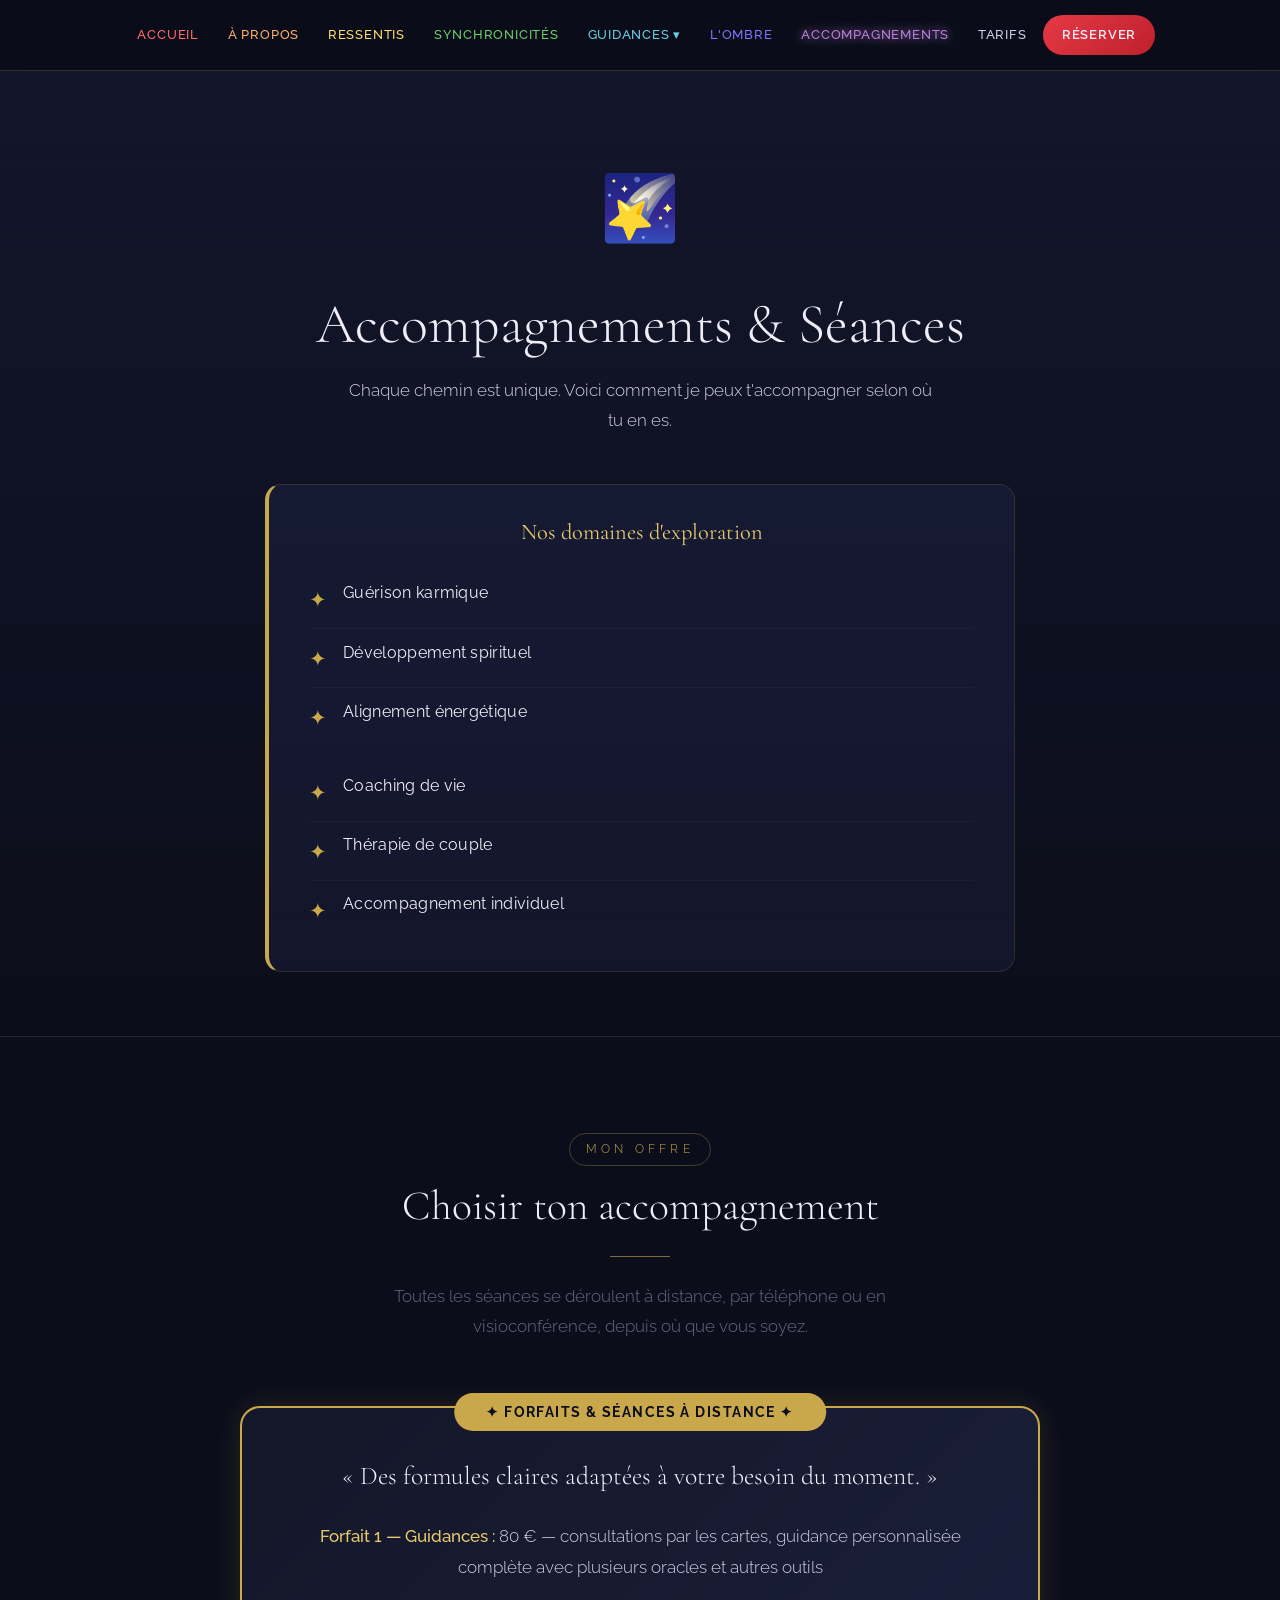
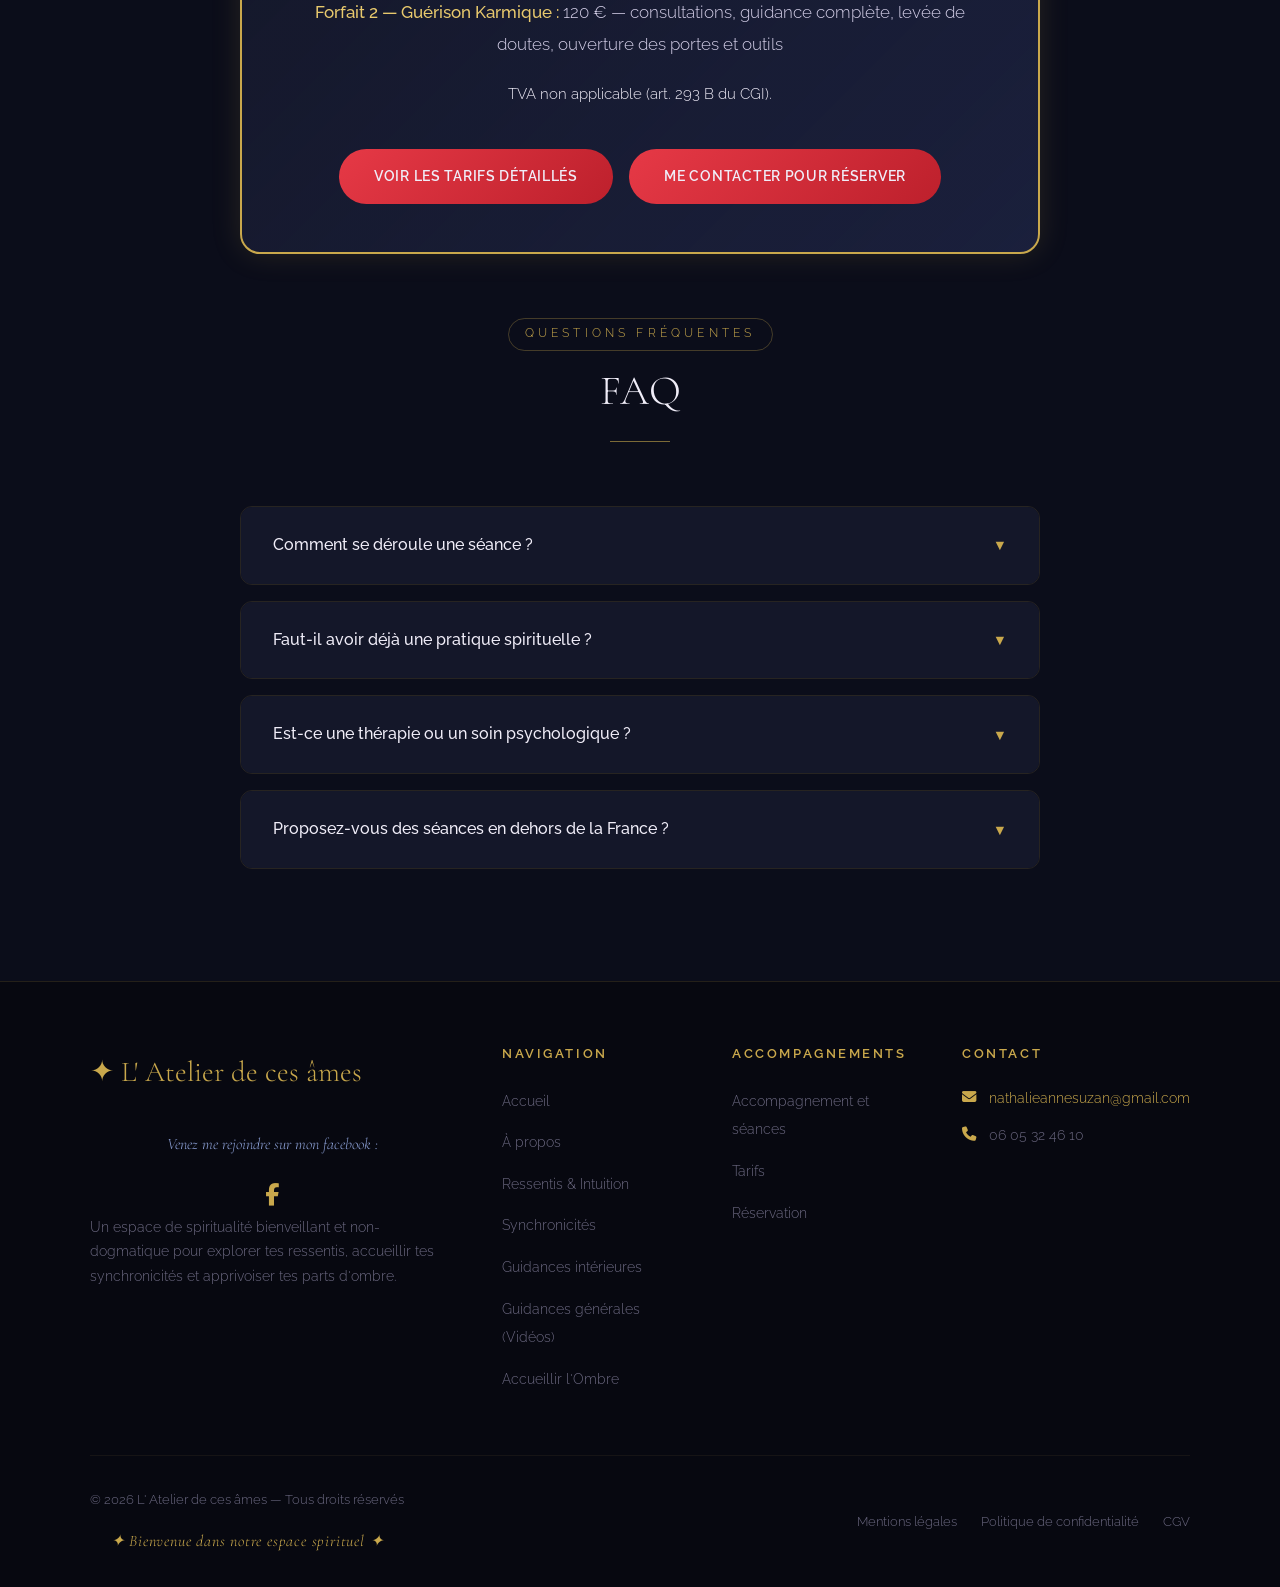
<file: accompagnements.html>
<!DOCTYPE html>
<html lang="fr">
<head>
  <meta charset="UTF-8">
  <meta name="viewport" content="width=device-width, initial-scale=1.0">
  <title>Soins Énergétiques & Libération Karmique — L'Atelier de ces Âmes</title>
  <meta name="description" content="Séances de libération karmique et soins énergétiques avec Nathalie Anne Suzan (Var et à distance). Dénouer les blocages, retrouver l'harmonie et votre souveraineté.">
  <meta name="keywords" content="soins énergétiques, libération karmique, guérison karmique, dénouer blocages, accompagnement spirituel, Nathalie Anne Suzan, Var, consultation à distance">
  <link rel="canonical" href="https://latelierdecesames.fr/accompagnements.html">

  <!-- Open Graph / Réseaux Sociaux -->
  <meta property="og:title" content="Soins Énergétiques & Libération Karmique — L'Atelier de ces Âmes">
  <meta property="og:description" content="Découvrez les séances d'accompagnement spirituel et de libération karmique pour dénouer vos blocages profonds.">
  <meta property="og:type" content="website">
  <meta property="og:url" content="https://latelierdecesames.fr/accompagnements.html">
  <meta property="og:image" content="https://latelierdecesames.fr/images/mes_amours.jpg">
  
  <!-- Favicon principal & multi-supports -->
  <link rel="icon" type="image/png" href="favicon.png">
  <link rel="icon" type="image/x-icon" href="favicon.ico">
  <link rel="apple-touch-icon" href="apple-touch-icon.png">

  <meta name="robots" content="index, follow">
  <link rel="preconnect" href="https://fonts.googleapis.com">
  <link rel="preconnect" href="https://fonts.gstatic.com" crossorigin>
  <link rel="preconnect" href="https://cdnjs.cloudflare.com">
  <link rel="preload" as="style" href="https://fonts.googleapis.com/css2?family=Cormorant+Garamond:ital,wght@0,300;0,400;0,600;1,300;1,400&family=Raleway:wght@300;400;500;600&display=swap">
  <link rel="stylesheet" href="https://fonts.googleapis.com/css2?family=Cormorant+Garamond:ital,wght@0,300;0,400;0,600;1,300;1,400&family=Raleway:wght@300;400;500;600&display=swap" media="print" onload="this.media='all'">
  <noscript>
    <link rel="stylesheet" href="https://fonts.googleapis.com/css2?family=Cormorant+Garamond:ital,wght@0,300;0,400;0,600;1,300;1,400&family=Raleway:wght@300;400;500;600&display=swap">
  </noscript>
  <link rel="stylesheet" href="https://cdnjs.cloudflare.com/ajax/libs/font-awesome/6.5.0/css/all.min.css" media="print" onload="this.media='all'">
  <noscript>
    <link rel="stylesheet" href="https://cdnjs.cloudflare.com/ajax/libs/font-awesome/6.5.0/css/all.min.css">
  </noscript>
  <link rel="stylesheet" href="style.css">

  <style>
:root {
  --nuit:#0b0d1a;--cosmos:#141729;--indigo:#3d4a8a;--lavande:#8b9fd4;
  --or:#c9a84c;--or-clair:#e8c96d;--texte:#d4cfe8;--texte-clair:#f0edf8;
  --gris-doux:#6b6880;--rayon:rgba(201,168,76,0.08);
}
.footer-socials { margin-top: 2rem; text-align: center; }
.footer-socials p { font-family: 'Cormorant Garamond', serif; font-style: italic; color: var(--lavande); margin-bottom: 1rem; }
.social-icons { display: flex; justify-content: center; gap: 1.5rem; }
.social-icons a { color: var(--or); font-size: 1.4rem; transition: all 0.3s ease; text-decoration: none; }
.social-icons a:hover { color: var(--or-clair); transform: translateY(-3px); text-shadow: 0 0 8px rgba(232, 201, 109, 0.6); }

*{margin:0;padding:0;box-sizing:border-box;}
html{scroll-behavior:smooth;}
body{font-family:'Raleway',sans-serif;background-color:var(--nuit);line-height:1.8;font-weight:300;overflow-x:hidden;}

h1,h2,h3,h4{font-family:'Cormorant Garamond',serif;line-height:1.25;}
h1{font-size:clamp(2.2rem,5vw,3.5rem);font-weight:300;color:var(--texte-clair);margin-bottom:1rem;}
h2{font-size:clamp(2rem,3.5vw,2.6rem);font-weight:300;color:var(--texte-clair);margin-bottom:1rem;line-height:1.2;}
h3{font-size:1.4rem;font-weight:400;color:var(--or-clair);margin-bottom:1rem;line-height:1.3;}
h4{font-size:1.25rem;font-weight:400;color:var(--or);margin-bottom:1rem;line-height:1.3;}

nav{position:fixed;top:0;left:0;width:100%;z-index:1000;background:rgba(11,13,26,0.92);backdrop-filter:blur(12px);border-bottom:1px solid rgba(201,168,76,0.2);padding:0 2rem;}
.nav-inner{max-width:1300px;margin:0 auto;display:flex;align-items:center;justify-content:center;height:70px;}
.nav-logo{font-family:'Cormorant Garamond',serif;font-size:clamp(1.05rem,4vw,1.5rem);font-weight:600;color:var(--or);letter-spacing:0.05em;text-decoration:none;white-space:nowrap;}
.nav-links{display:flex;list-style:none;gap:0.2rem;align-items:center;}
.nav-links li:nth-child(1) a { --chakra-color: #ff6b6b; --chakra-bg: rgba(255, 107, 107, 0.15); }
.nav-links li:nth-child(2) a { --chakra-color: #ffb067; --chakra-bg: rgba(255, 176, 103, 0.15); }
.nav-links li:nth-child(3) a { --chakra-color: #fae06b; --chakra-bg: rgba(250, 224, 107, 0.15); }
.nav-links li:nth-child(4) a { --chakra-color: #6bcf6b; --chakra-bg: rgba(107, 207, 107, 0.15); }
.nav-links li:nth-child(5) a { --chakra-color: #6bcfe6; --chakra-bg: rgba(107, 207, 230, 0.15); }
.nav-links li:nth-child(6) a { --chakra-color: #8073ff; --chakra-bg: rgba(128, 115, 255, 0.15); }
.nav-links li:nth-child(7) a { --chakra-color: #c98ced; --chakra-bg: rgba(201, 140, 237, 0.15); }
.nav-links a{display:block;padding:0.5rem 0.8rem;color:var(--chakra-color, var(--texte));text-decoration:none;font-size:0.82rem;font-weight:500;letter-spacing:0.06em;text-transform:uppercase;border-radius:4px;transition:all 0.3s ease;cursor:pointer;}
.nav-links a.active{text-shadow:0 0 10px var(--chakra-color, var(--or));opacity:0.9;}
.nav-links a:hover{background:var(--chakra-bg, var(--rayon));transform:translateY(-1px);}
.nav-cta{background:linear-gradient(135deg,#e63946,#bd202c);color:var(--texte-clair)!important;font-weight:600!important;border-radius:25px!important;padding:0.5rem 1.2rem!important;text-shadow:none!important;transform:none!important;}
.nav-cta:hover{transform:translateY(-2px)!important;box-shadow:0 5px 15px rgba(230,57,70,0.3);}
.hamburger{display:none;flex-direction:column;gap:5px;cursor:pointer;background:none;border:none;padding:5px;}
.hamburger span{width:25px;height:2px;background:var(--or);border-radius:2px;transition:0.3s;}

.page-section{padding-top:70px;min-height:100vh;}
.btn-primary{display:inline-block;padding:0.9rem 2.2rem;background:linear-gradient(135deg,#e63946,#bd202c);color:var(--texte-clair);text-decoration:none;border-radius:50px;font-weight:600;font-size:0.9rem;letter-spacing:0.05em;cursor:pointer;border:none;transition:all 0.3s ease;text-transform:uppercase;font-family:'Raleway',sans-serif;}
.btn-primary:hover{transform:translateY(-3px);box-shadow:0 15px 35px rgba(230,57,70,0.4);}

.section{padding:6rem 2rem;}
.section-alt{background:var(--cosmos);}
.container{max-width:1100px;margin:0 auto;}
.section-header{text-align:center;margin-bottom:4rem;}
.section-label{display:inline-block;font-size:0.75rem;letter-spacing:0.35em;text-transform:uppercase;color:var(--or);margin-bottom:1rem;padding:0.3rem 1rem;border:1px solid rgba(201,168,76,0.3);border-radius:20px;}
.section-title{font-family:'Cormorant Garamond',serif;font-size:clamp(2rem,3.5vw,2.6rem);font-weight:300;color:var(--texte-clair);margin-bottom:1rem;line-height:1.2;}
.section-subtitle{font-size:1.05rem;color:var(--gris-doux);max-width:600px;margin:0 auto;font-weight:300;}
.divider{width:60px;height:1px;background:var(--or);margin:1.5rem auto;opacity:0.6;}
.grid-2{display:grid;grid-template-columns:repeat(auto-fit,minmax(400px,1fr));gap:2.5rem;align-items:start;}

.page-hero{padding:5rem 2rem 4rem;text-align:center;background:linear-gradient(180deg,rgba(61,74,138,0.15) 0%,transparent 100%);border-bottom:1px solid rgba(201,168,76,0.1);}
.page-hero-icon{font-size:4rem;display:block;margin-bottom:1.5rem;}
.page-hero h1{font-family:'Cormorant Garamond',serif;font-size:clamp(2.2rem,5vw,3.5rem);color:var(--texte-clair);font-weight:300;margin-bottom:1rem;}
.page-hero p{max-width:600px;margin:0 auto;color:var(--texte);font-size:1.05rem;}

.icon-list{list-style:none;}
.icon-list li{display:flex;gap:1rem;align-items:flex-start;padding:1rem 0;border-bottom:1px solid rgba(201,168,76,0.08);color:var(--texte);}
.icon-list li .icon{font-size:1.3rem;flex-shrink:0;margin-top:0.1rem;}

.pricing-card{background:var(--cosmos);border:1px solid rgba(201,168,76,0.2);border-radius:20px;padding:3rem 2.5rem;text-align:center;transition:all 0.4s;position:relative;}
.pricing-card.featured{border-color:var(--or);background:linear-gradient(135deg,var(--cosmos),rgba(61,74,138,0.3));}
.pricing-badge{position:absolute;top:-15px;left:50%;transform:translateX(-50%);background:var(--or);color:var(--nuit);font-size:0.75rem;font-weight:700;text-transform:uppercase;letter-spacing:0.1em;padding:0.3rem 1.5rem;border-radius:20px;}

.accordion-item{border:1px solid rgba(201,168,76,0.15);border-radius:12px;margin-bottom:1rem;overflow:hidden;}
.accordion-header{padding:1.5rem 2rem;cursor:pointer;display:flex;justify-content:space-between;align-items:center;background:var(--cosmos);color:var(--texte-clair);font-weight:500;transition:background 0.3s;}
.accordion-header:hover{background:rgba(201,168,76,0.08);}
.accordion-arrow{color:var(--or);transition:transform 0.3s;font-size:0.9rem;}
.accordion-item.open .accordion-arrow{transform:rotate(180deg);}
.accordion-body{max-height:0;overflow:hidden;transition:max-height 0.4s ease,padding 0.4s ease;background:rgba(20,23,41,0.5);padding:0 2rem;color:var(--texte);font-size:0.95rem;line-height:1.8;}
.accordion-item.open .accordion-body{max-height:500px;padding:1.5rem 2rem;}
.mt-3{margin-top:3rem;}

/* --- Footer --- */
footer{background:#070810;border-top:1px solid rgba(201,168,76,0.15);padding:4rem 2rem 2rem;}
.footer-grid{max-width:1100px;margin:0 auto 3rem;display:grid;grid-template-columns:2fr 1fr 1fr 1fr;gap:3rem;}
.footer-logo{font-family:'Cormorant Garamond',serif;font-size:1.8rem;color:var(--or);margin-bottom:1rem;display:block;}
.footer-desc{color:var(--gris-doux);font-size:0.9rem;line-height:1.7;margin-bottom:1.5rem;}
.social-links{display:flex;gap:1rem;}
.social-links a{width:38px;height:38px;display:flex;align-items:center;justify-content:center;background:rgba(201,168,76,0.1);border:1px solid rgba(201,168,76,0.2);border-radius:50%;color:var(--or);text-decoration:none;font-size:0.9rem;transition:all 0.3s;}
.social-links a:hover{background:var(--or);color:var(--nuit);}
.footer-col h4{font-family:'Raleway',sans-serif;font-size:0.8rem;font-weight:600;letter-spacing:0.2em;text-transform:uppercase;color:var(--or);margin-bottom:1.5rem;}
.footer-col ul{list-style:none;}
.footer-col ul li{margin-bottom:0.8rem;}
.footer-col ul li a{color:var(--gris-doux);text-decoration:none;font-size:0.9rem;transition:color 0.3s;cursor:pointer;}
.footer-col ul li a:hover{color:var(--or-clair);}
.footer-info{display:flex;align-items:flex-start;gap:0.8rem;color:var(--gris-doux);font-size:0.9rem;margin-bottom:1rem;line-height:1.5;}
.footer-info i{color:var(--or);font-size:0.9rem;margin-top:0.2rem;flex-shrink:0;}
.footer-info a { color: #c9a84c; text-decoration: none; }
.footer-bottom{max-width:1100px;margin:0 auto;padding-top:2rem;border-top:1px solid rgba(201,168,76,0.08);display:flex;justify-content:space-between;align-items:center;flex-wrap:wrap;gap:1rem;}
.footer-bottom p{color:var(--gris-doux);font-size:0.8rem;}
.footer-legal{display:flex;gap:1.5rem;}
.footer-legal a{color:var(--gris-doux);text-decoration:none;font-size:0.8rem;transition:color 0.3s;}
.footer-legal a:hover{color:var(--or);}
.visitor-counter { color: var(--or); font-size: 1rem; margin-top: 1rem; font-family: 'Cormorant Garamond', serif; font-style: italic; letter-spacing: 0.05em; text-align: center; }
.visitor-counter span { color: var(--or-clair); font-weight: 600; font-family: 'Raleway', sans-serif; font-style: normal; margin: 0 3px; }

@media(max-width:1024px){
  .footer-grid{grid-template-columns:1fr 1fr;}
  .hamburger{display:flex;}
  .nav-links{display:none;position:fixed;top:70px;left:0;right:0;background:rgba(11,13,26,0.98);flex-direction:column;padding:2rem;gap:0.5rem;border-bottom:1px solid rgba(201,168,76,0.2);}
  .nav-links.open{display:flex;}
}
@media(max-width:768px){
  .footer-grid{grid-template-columns:1fr;}
  .footer-bottom{flex-direction:column;text-align:center;}
  .section{padding:4rem 1.5rem;}
  .grid-2{grid-template-columns:1fr;}
}
  </style>
  <!-- Google tag (gtag.js) -->
<script async src="https://www.googletagmanager.com/gtag/js?id=G-78YX6P1FXL"></script>
<script>
  window.dataLayer = window.dataLayer || [];
  function gtag(){dataLayer.push(arguments);}
  gtag('js', new Date());

  gtag('config', 'G-78YX6P1FXL');
</script>
</head>
<body>

<nav>
  <div class="nav-inner">
    <button class="hamburger" id="hamburger" onclick="document.getElementById('navLinks').classList.toggle('open')" aria-label="Menu">
      <span></span><span></span><span></span>
    </button>
    <ul class="nav-links" id="navLinks">
      <li><a href="index.html">Accueil</a></li>
      <li><a href="apropos.html">À propos</a></li>
      <li><a href="ressentis.html">Ressentis</a></li>
      <li><a href="synchronicites.html">Synchronicités</a></li>
      <li class="nav-dropdown">
        <a href="guidances.html" class="nav-dropdown-toggle">Guidances <span class="dropdown-arrow" aria-hidden="true">▾</span></a>
        <ul class="nav-dropdown-menu">
          <li><a href="guidances-generales.html">Guidances générales (Vidéos)</a></li>
        </ul>
      </li>
      <li><a href="ombre.html">L'Ombre</a></li>
      <li><a href="accompagnements.html" class="active">Accompagnements</a></li>
      <li><a href="tarifs.html">Tarifs</a></li>
      <li><a href="contact.html" class="nav-cta">Réserver</a></li>
    </ul>
  </div>
</nav>

<!-- PAGE ACCOMPAGNEMENTS -->
<section class="page-section" id="page-accompagnements" style="display:block;">
  <div class="page-hero">
    <span class="page-hero-icon">🌠</span>
    <h1>Accompagnements & Séances</h1>
    <p>Chaque chemin est unique. Voici comment je peux t'accompagner selon où tu en es.</p>
    
    <div style="max-width:750px; margin: 3rem auto 0; text-align:left; background:rgba(61,74,138,0.15); padding:2rem 2.5rem; border-radius:16px; border:1px solid rgba(201,168,76,0.15); border-left:4px solid var(--or);">
      <h3 style="margin-bottom:1.5rem; text-align:center;">Nos domaines d'exploration</h3>
      <div class="grid-2" style="gap:1rem;">
        <ul class="icon-list" style="margin:0;">
          <li style="border-bottom:1px solid rgba(201,168,76,0.05); padding:0.6rem 0;"><span class="icon" style="color:var(--or);">✦</span><div style="color:var(--texte-clair);font-size:1rem;font-weight:400;letter-spacing:0.02em;">Guérison karmique</div></li>
          <li style="border-bottom:1px solid rgba(201,168,76,0.05); padding:0.6rem 0;"><span class="icon" style="color:var(--or);">✦</span><div style="color:var(--texte-clair);font-size:1rem;font-weight:400;letter-spacing:0.02em;">Développement spirituel</div></li>
          <li style="border-bottom:none; padding:0.6rem 0;"><span class="icon" style="color:var(--or);">✦</span><div style="color:var(--texte-clair);font-size:1rem;font-weight:400;letter-spacing:0.02em;">Alignement énergétique</div></li>
        </ul>
        <ul class="icon-list" style="margin:0;">
          <li style="border-bottom:1px solid rgba(201,168,76,0.05); padding:0.6rem 0;"><span class="icon" style="color:var(--or);">✦</span><div style="color:var(--texte-clair);font-size:1rem;font-weight:400;letter-spacing:0.02em;">Coaching de vie</div></li>
          <li style="border-bottom:1px solid rgba(201,168,76,0.05); padding:0.6rem 0;"><span class="icon" style="color:var(--or);">✦</span><div style="color:var(--texte-clair);font-size:1rem;font-weight:400;letter-spacing:0.02em;">Thérapie de couple</div></li>
          <li style="border-bottom:none; padding:0.6rem 0;"><span class="icon" style="color:var(--or);">✦</span><div style="color:var(--texte-clair);font-size:1rem;font-weight:400;letter-spacing:0.02em;">Accompagnement individuel</div></li>
        </ul>
      </div>
    </div>
  </div>

  <section class="section">
    <div class="container">
      <div class="section-header">
        <span class="section-label">Mon offre</span>
        <h2 class="section-title">Choisir ton accompagnement</h2>
        <div class="divider"></div>
        <p class="section-subtitle">Toutes les séances se déroulent à distance, par téléphone ou en visioconférence, depuis où que vous soyez.</p>
      </div>
      
      <div class="pricing-card featured" style="max-width:800px; margin:2rem auto 4rem; padding:3rem; border:2px solid var(--or); box-shadow:0 0 30px rgba(201,168,76,0.15);">
        <span class="pricing-badge" style="font-size:0.9rem; padding:0.4rem 2rem;">✦ Forfaits &amp; Séances à distance ✦</span>
        <div style="font-family:'Cormorant Garamond',serif; font-size:1.6rem; color:var(--texte-clair); line-height:1.6; margin-bottom:1.5rem; text-align:center;">
          « Des formules claires adaptées à votre besoin du moment. »
        </div>
        <div style="color:var(--texte); font-size:1.05rem; line-height:1.9; text-align:center;">
          <p style="margin-bottom:0.8rem;"><strong style="color:var(--or-clair); font-weight:500;">Forfait 1 — Guidances :</strong> 80 € — consultations par les cartes, guidance personnalisée complète avec plusieurs oracles et autres outils</p>
          <p style="margin-bottom:1.2rem;"><strong style="color:var(--or-clair); font-weight:500;">Forfait 2 — Guérison Karmique :</strong> 120 € — consultations, guidance complète, levée de doutes, ouverture des portes et outils</p>
          <p style="font-size:0.95rem; color:var(--texte-clair);">TVA non applicable (art. 293 B du CGI).</p>
        </div>
        <div style="margin-top:2.5rem; text-align:center; display:flex; gap:1rem; justify-content:center; flex-wrap:wrap;">
          <a href="tarifs.html" class="btn-primary">Voir les tarifs détaillés</a>
          <a href="contact.html" class="btn-primary">Me contacter pour réserver</a>
        </div>
      </div>

      <div class="section-header mt-3">
        <span class="section-label">Questions fréquentes</span>
        <h2 class="section-title">FAQ</h2>
        <div class="divider"></div>
      </div>
      
      <div style="max-width:800px;margin:0 auto;">
        <div class="accordion-item" id="acc1">
          <div class="accordion-header" onclick="toggleAccordion('acc1')">
            <span>Comment se déroule une séance ?</span>
            <span class="accordion-arrow">▼</span>
          </div>
          <div class="accordion-body">
            Chaque séance commence par un temps d'accueil où tu partages ce qui est présent pour toi. Nous explorons ensemble ce qui ressort — par la parole, l'écriture, des exercices ou de la méditation. La séance dure 1h et se termine avec un temps de clôture.
          </div>
        </div>
        
        <div class="accordion-item" id="acc2">
          <div class="accordion-header" onclick="toggleAccordion('acc2')">
            <span>Faut-il avoir déjà une pratique spirituelle ?</span>
            <span class="accordion-arrow">▼</span>
          </div>
          <div class="accordion-body">
            Absolument pas. Que tu sois complètement débutant ou avancé sur ton chemin, l'accompagnement s'adapte à toi. Le seul prérequis est une curiosité sincère et l'envie d'aller vers l'intérieur.
          </div>
        </div>
        
        <div class="accordion-item" id="acc3">
          <div class="accordion-header" onclick="toggleAccordion('acc3')">
            <span>Est-ce une thérapie ou un soin psychologique ?</span>
            <span class="accordion-arrow">▼</span>
          </div>
          <div class="accordion-body">
            Non. L'accompagnement spirituel ne remplace en aucun cas un suivi psychologique ou psychiatrique. Si tu traverses une crise, je t'orienterai vers les professionnels de santé appropriés. Les deux approches peuvent très bien se compléter.
          </div>
        </div>
        
        <div class="accordion-item" id="acc4">
          <div class="accordion-header" onclick="toggleAccordion('acc4')">
            <span>Proposez-vous des séances en dehors de la France ?</span>
            <span class="accordion-arrow">▼</span>
          </div>
          <div class="accordion-body">
            Oui ! Les séances en visioconférence sont accessibles depuis n'importe quel pays francophone. Nous ajustons les horaires en fonction des fuseaux horaires.
          </div>
        </div>
      </div>
    </div>
  </section>
</section>

<footer>
  <div class="footer-grid">
    <div>
      <span class="footer-logo">✦ L' Atelier de ces âmes</span>

      <div class="footer-socials">
        <p>Venez me rejoindre sur mon facebook :</p>
        <div class="social-icons">
          <a href="https://www.facebook.com/var83/" target="_blank" rel="noopener noreferrer" title="Facebook" aria-label="Facebook"><i class="fab fa-facebook-f"></i></a>
        </div>
      </div>

      <p class="footer-desc">
        Un espace de spiritualité bienveillant et non-dogmatique pour explorer tes ressentis,
        accueillir tes synchronicités et apprivoiser tes parts d'ombre.
      </p>
    </div>

    <div class="footer-col">
      <h4>Navigation</h4>
      <ul>
        <li><a href="index.html">Accueil</a></li>
        <li><a href="apropos.html">À propos</a></li>
        <li><a href="ressentis.html">Ressentis & Intuition</a></li>
        <li><a href="synchronicites.html">Synchronicités</a></li>
        <li><a href="guidances.html">Guidances intérieures</a></li>
        <li><a href="guidances-generales.html">Guidances générales (Vidéos)</a></li>
        <li><a href="ombre.html">Accueillir l'Ombre</a></li>
      </ul>
    </div>

    <div class="footer-col">
      <h4>Accompagnements</h4>
      <ul>
        <li><a href="accompagnements.html">Accompagnement et séances</a></li>
        <li><a href="tarifs.html">Tarifs</a></li>
        <li><a href="contact.html">Réservation</a></li>
      </ul>
    </div>

    <div class="footer-col">
      <h4>Contact</h4>
      <div class="footer-info">
        <i class="fas fa-envelope"></i>
        <a href="mailto:nathalieannesuzan@gmail.com">nathalieannesuzan@gmail.com</a>
      </div>
      <div class="footer-info">
        <i class="fas fa-phone"></i>06 05 32 46 10
      </div>
    </div>
  </div>

  <div class="footer-bottom">
    <div>
      <p>© 2026 L' Atelier de ces âmes — Tous droits réservés</p>
      <div class="visitor-counter" id="visitor-counter">✦ Chargement... ✦</div>
    </div>
    <div class="footer-legal">
      <a href="mentions-legales.html">Mentions légales</a>
      <a href="politique-confidentialite.html">Politique de confidentialité</a>
      <a href="cgv.html">CGV</a>
    </div>
  </div>
</footer>

<div class="toast" id="toast">✦ Message envoyé avec succès !</div>

<div id="imageLightbox" class="lightbox" onclick="closeLightbox(event)">
  <button class="lightbox-close" onclick="closeLightbox(event)">&times;</button>
  <img class="lightbox-content" id="lightboxImage" src="data:image/svg+xml,%3Csvg xmlns='http://www.w3.org/2000/svg'/%3E" alt="" />
  <div id="lightboxCaption" class="lightbox-caption"></div>
</div>


<script>
  function toggleAccordion(id) {
    const item = document.getElementById(id);
    document.querySelectorAll('.accordion-item').forEach(el => { if (el.id !== id) el.classList.remove('open'); });
    item.classList.toggle('open');
  }

  async function loadVisitorCounter() {
    const counterEl = document.getElementById('visitor-counter');
    if (!counterEl) return;
    try {
      const response = await fetch('compteur.php');
      if (!response.ok) throw new Error('Erreur réseau');
      const res = await response.json();
      if (res.status === 'success') {
        counterEl.innerHTML = `✦ <span>${res.visites}</span> âmes ont visité ce sanctuaire ✦`;
      }
    } catch (error) {
      counterEl.innerHTML = `✦ Bienvenue dans notre espace spirituel ✦`;
    }
  }

  document.addEventListener('DOMContentLoaded', () => {
    loadVisitorCounter();
  });
</script>

</body>
</html>
</file>
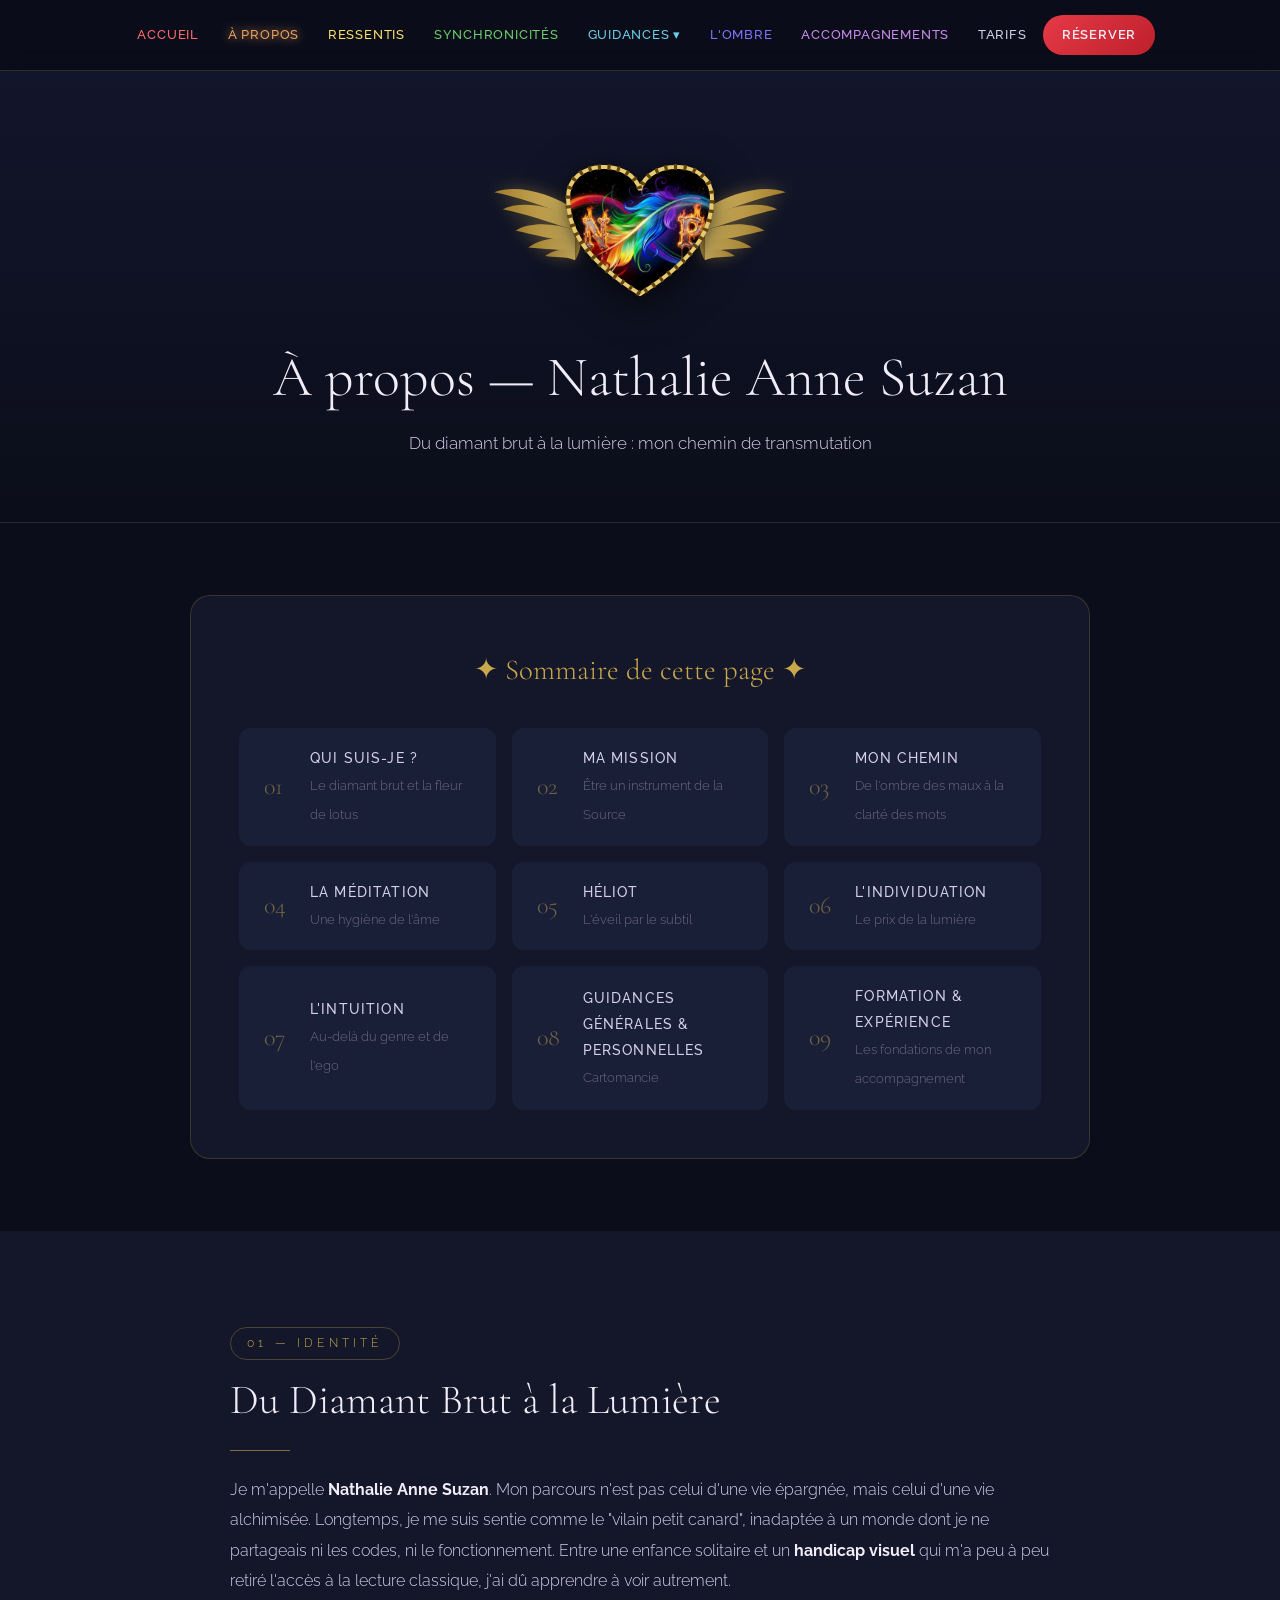
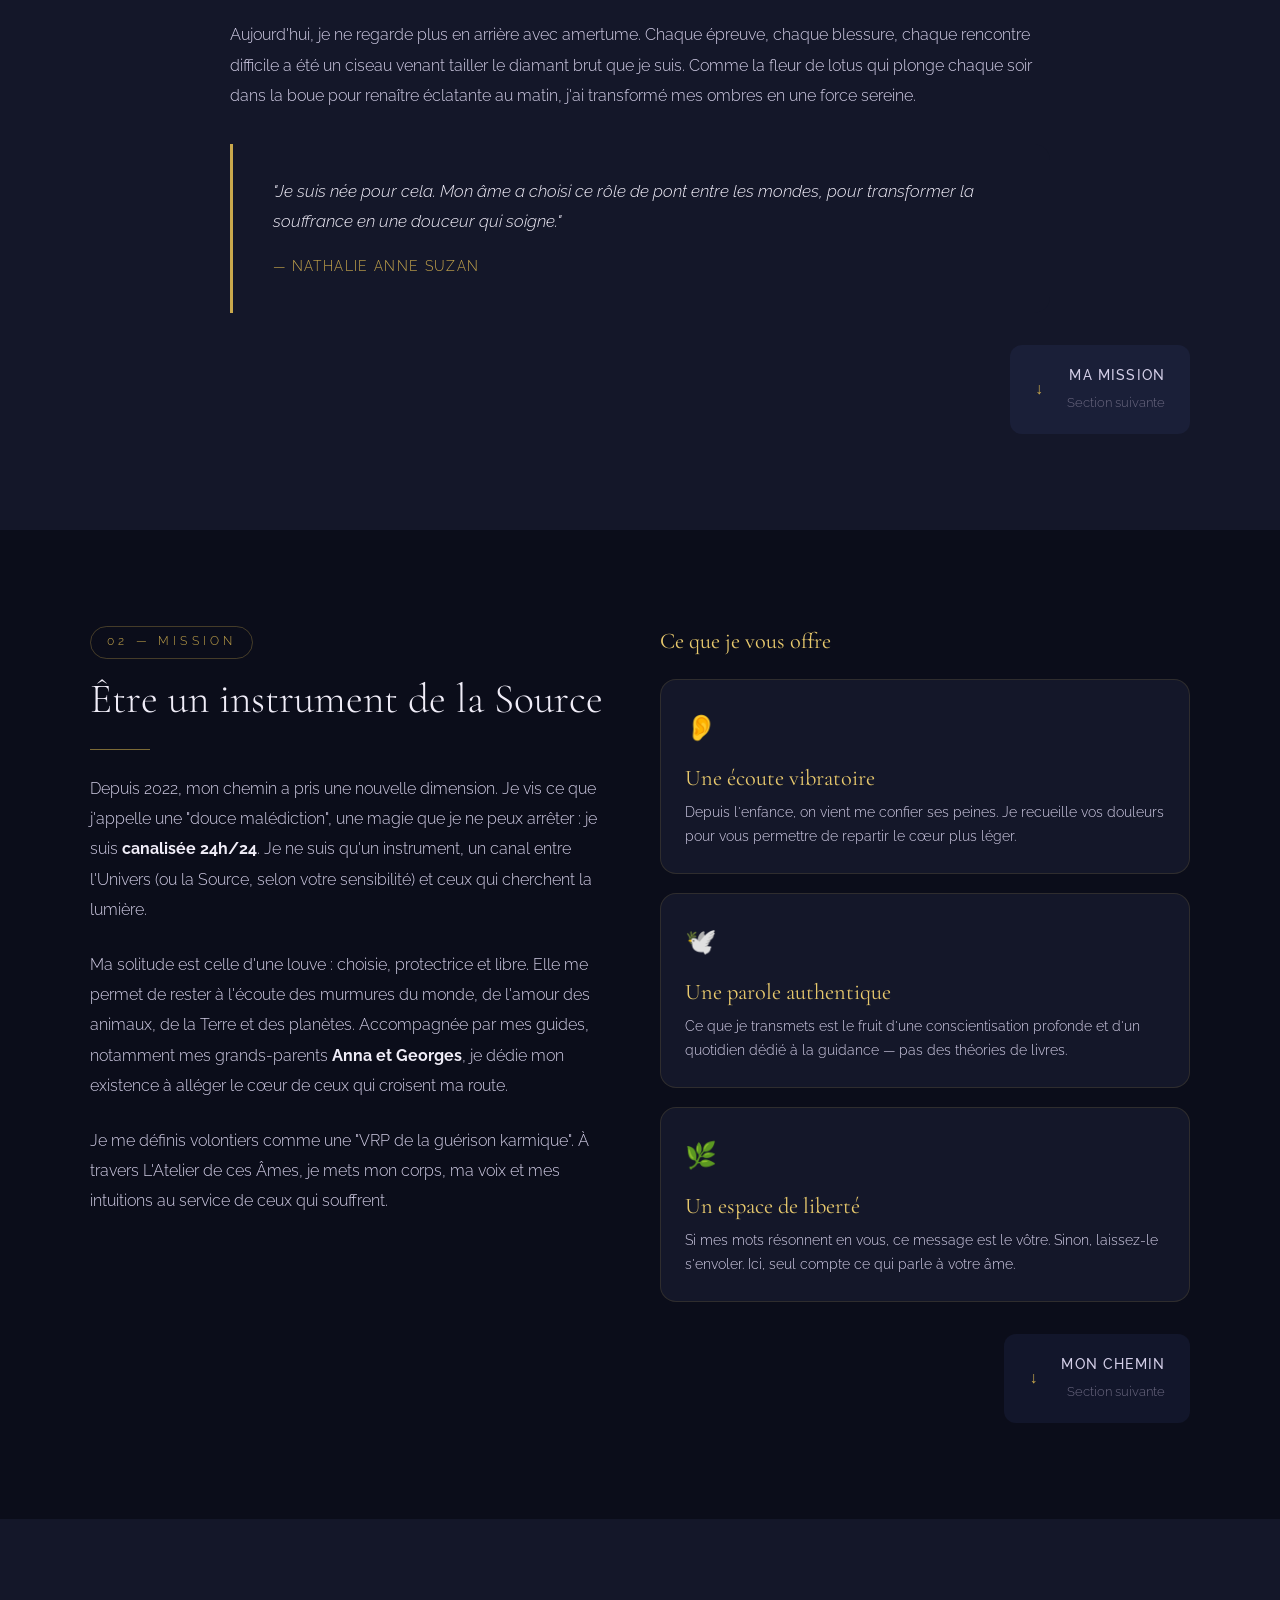
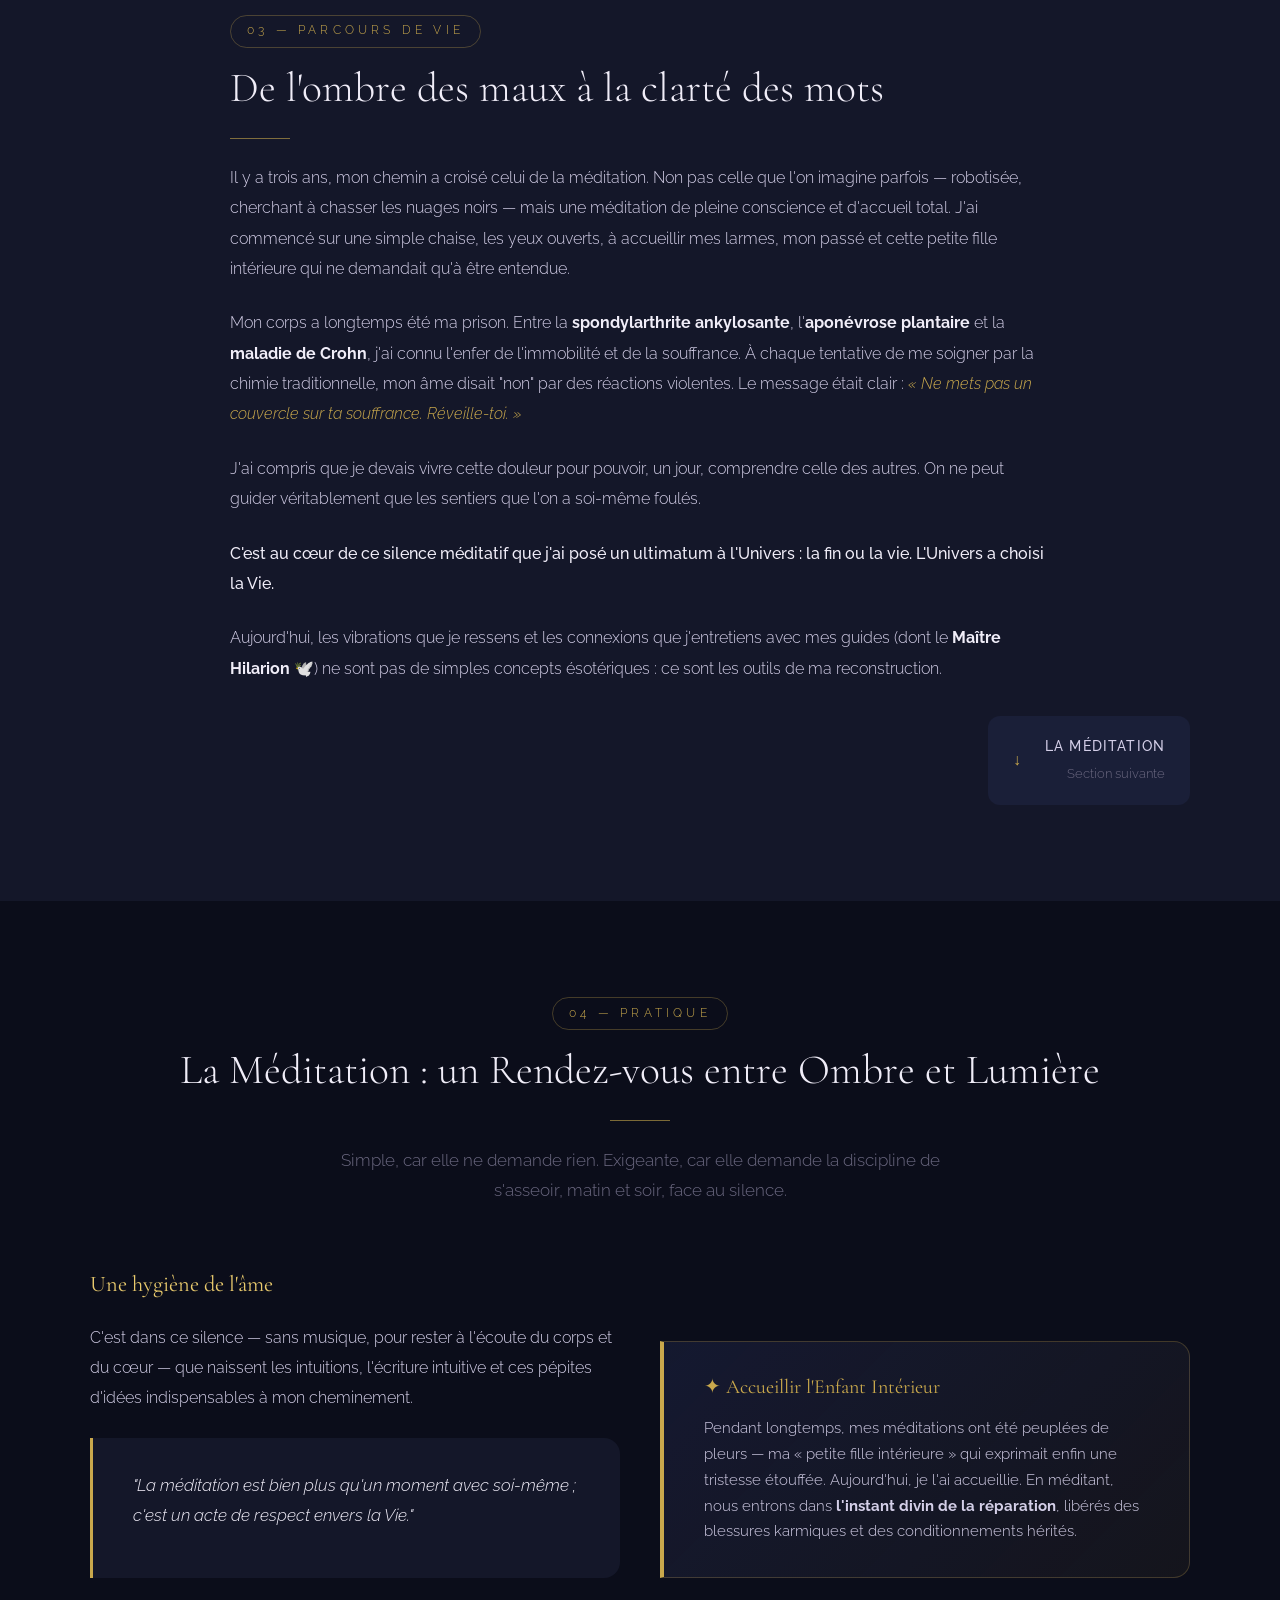
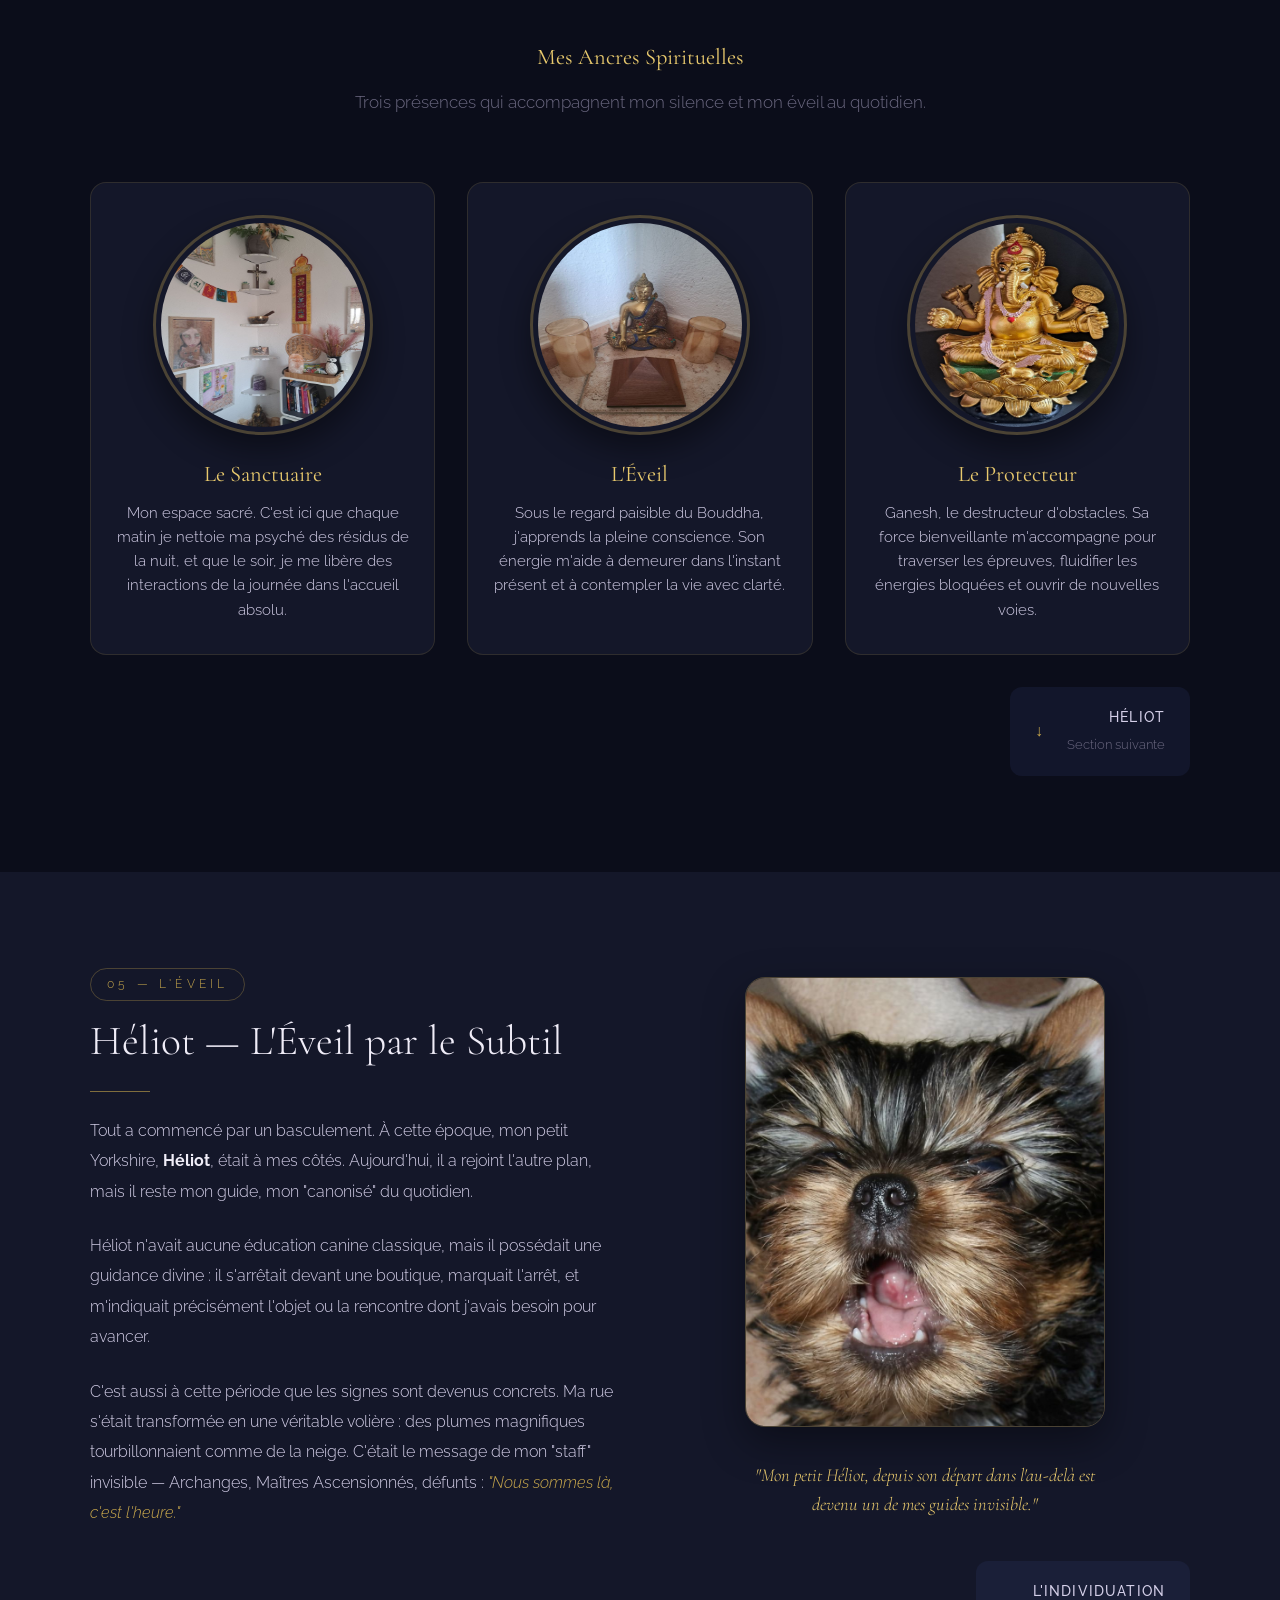
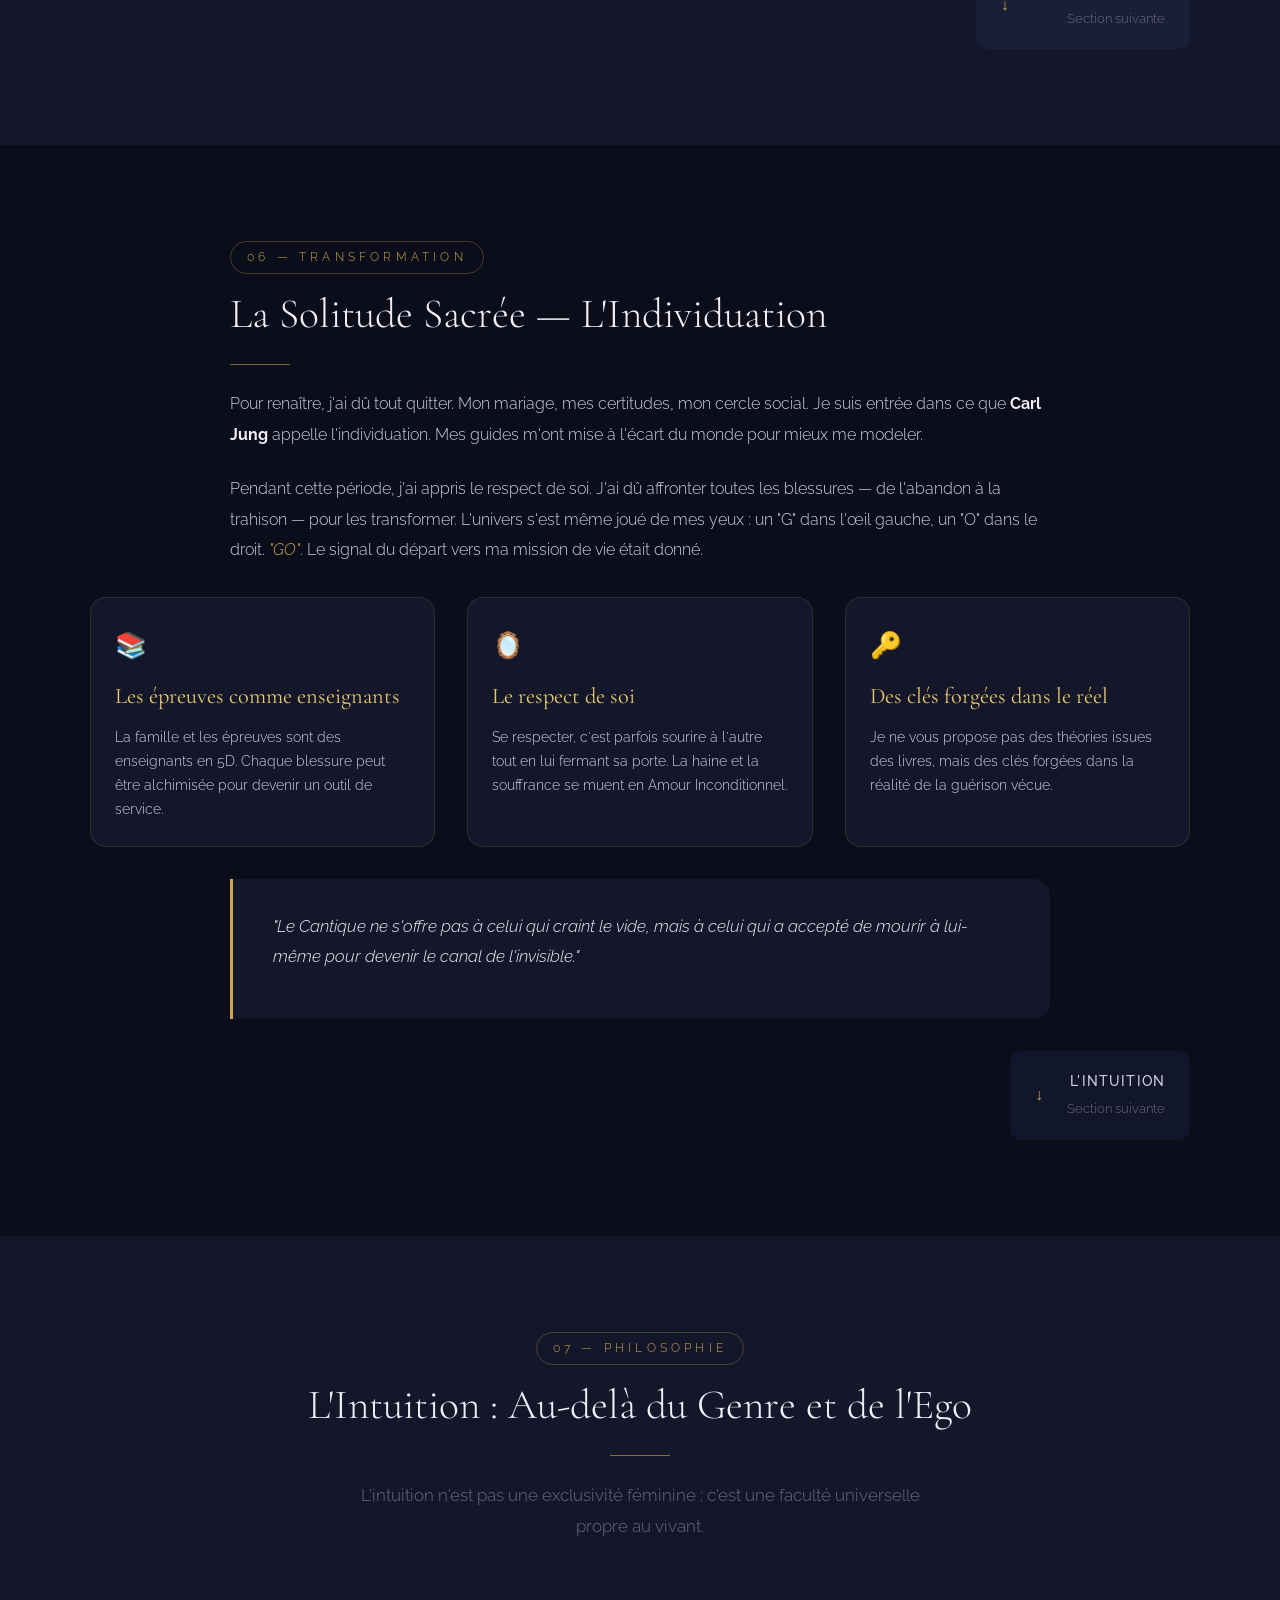
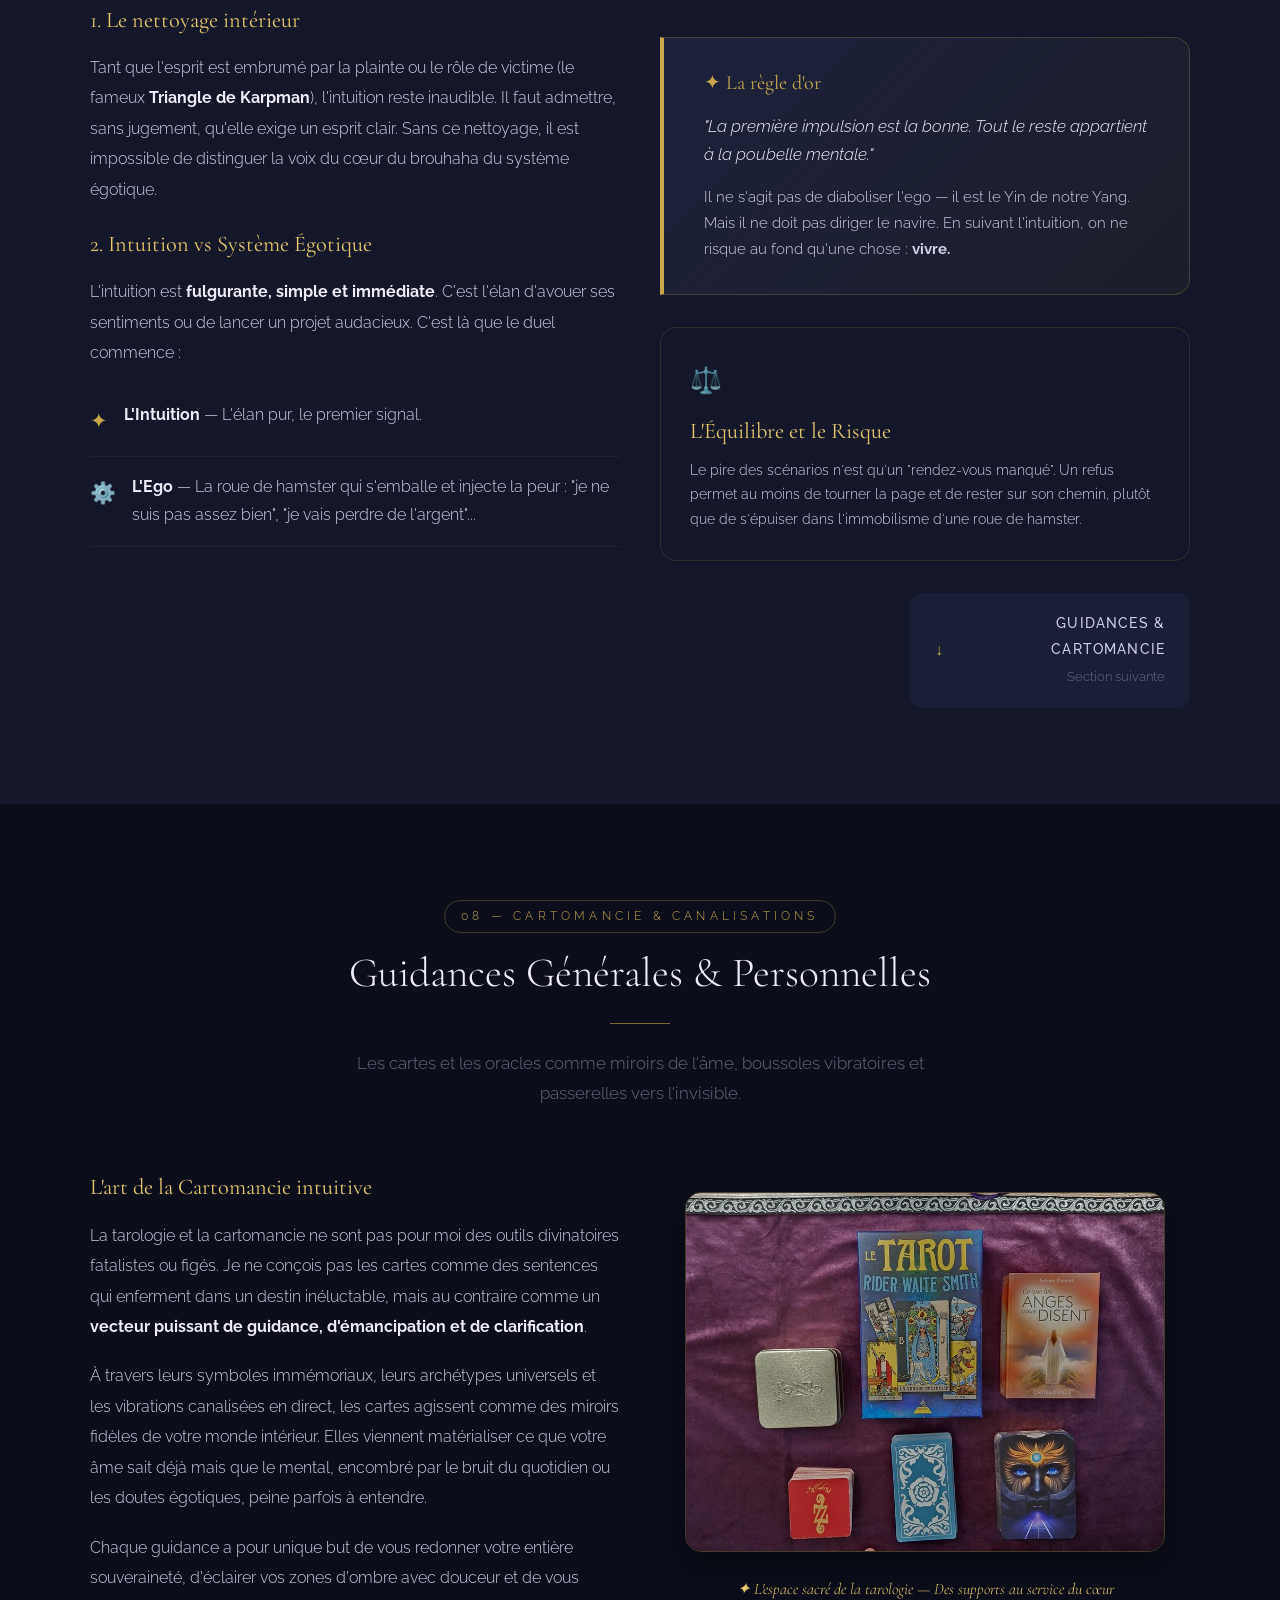
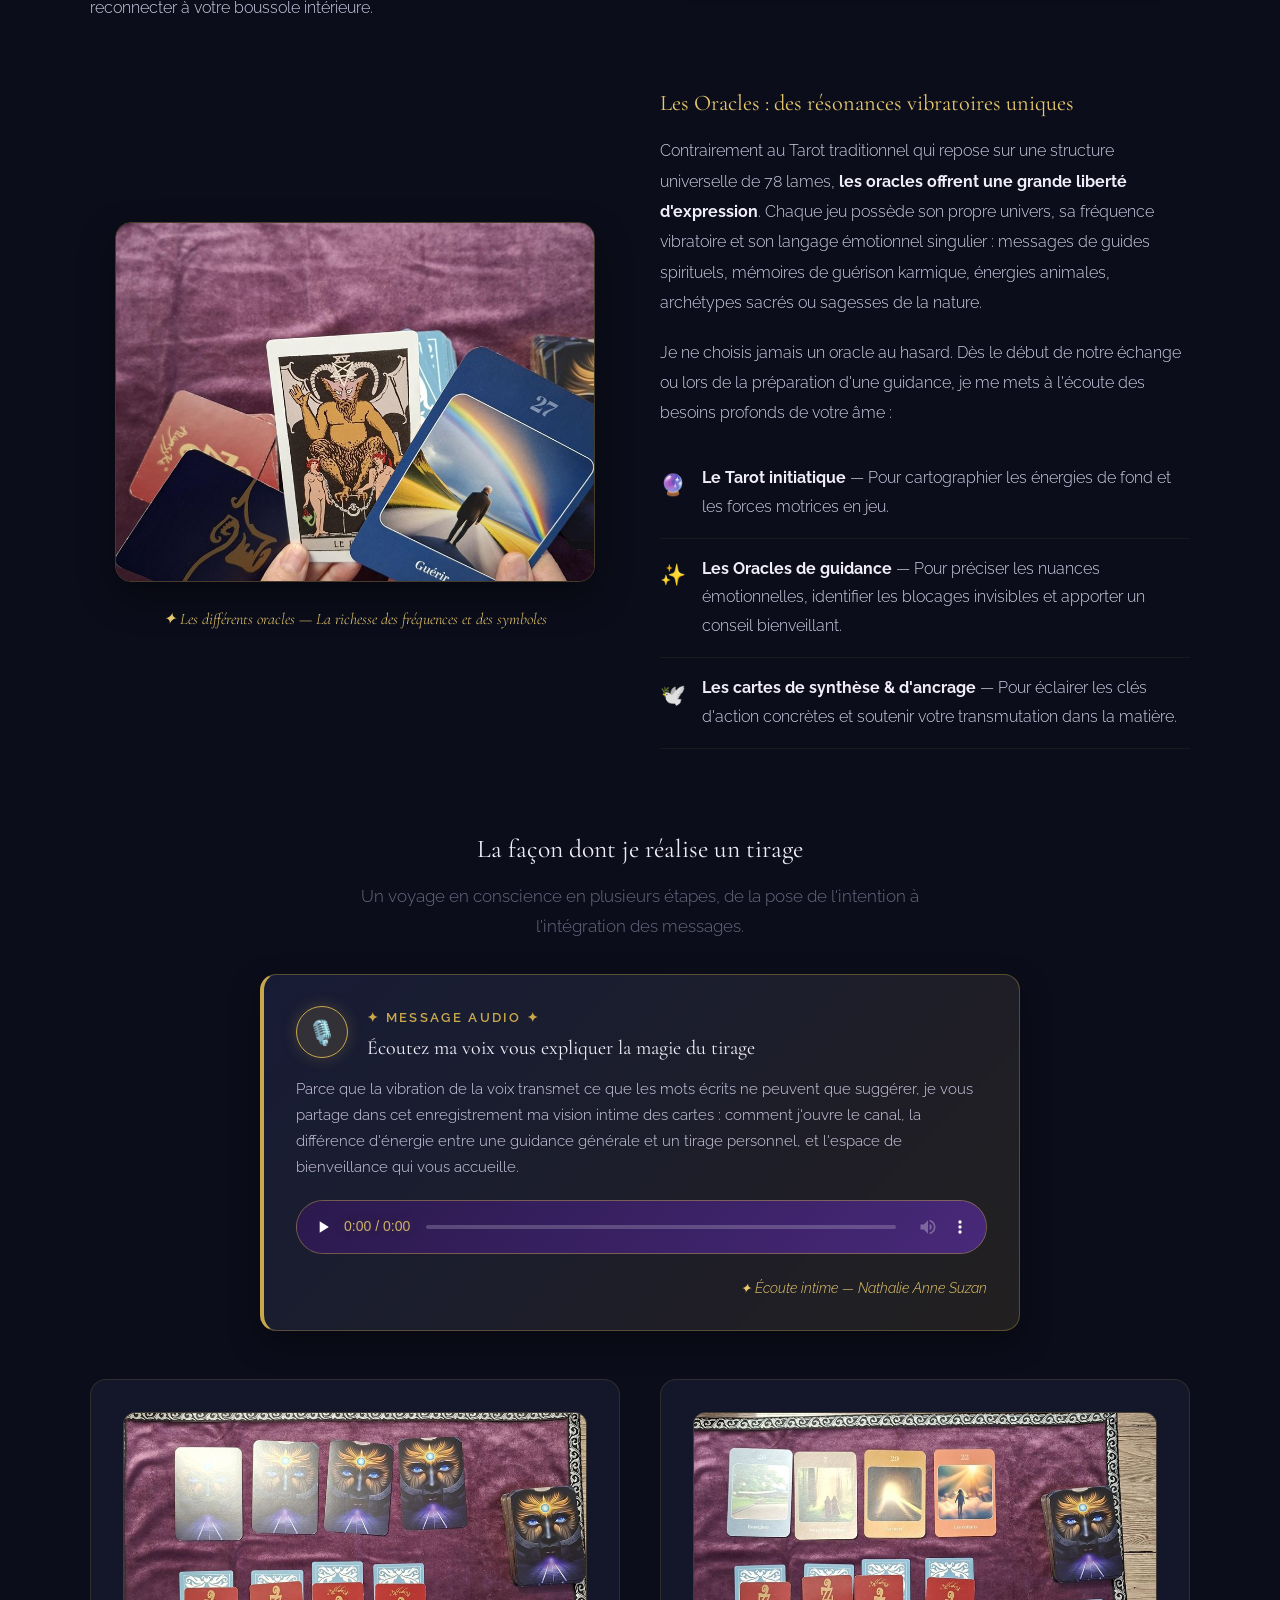
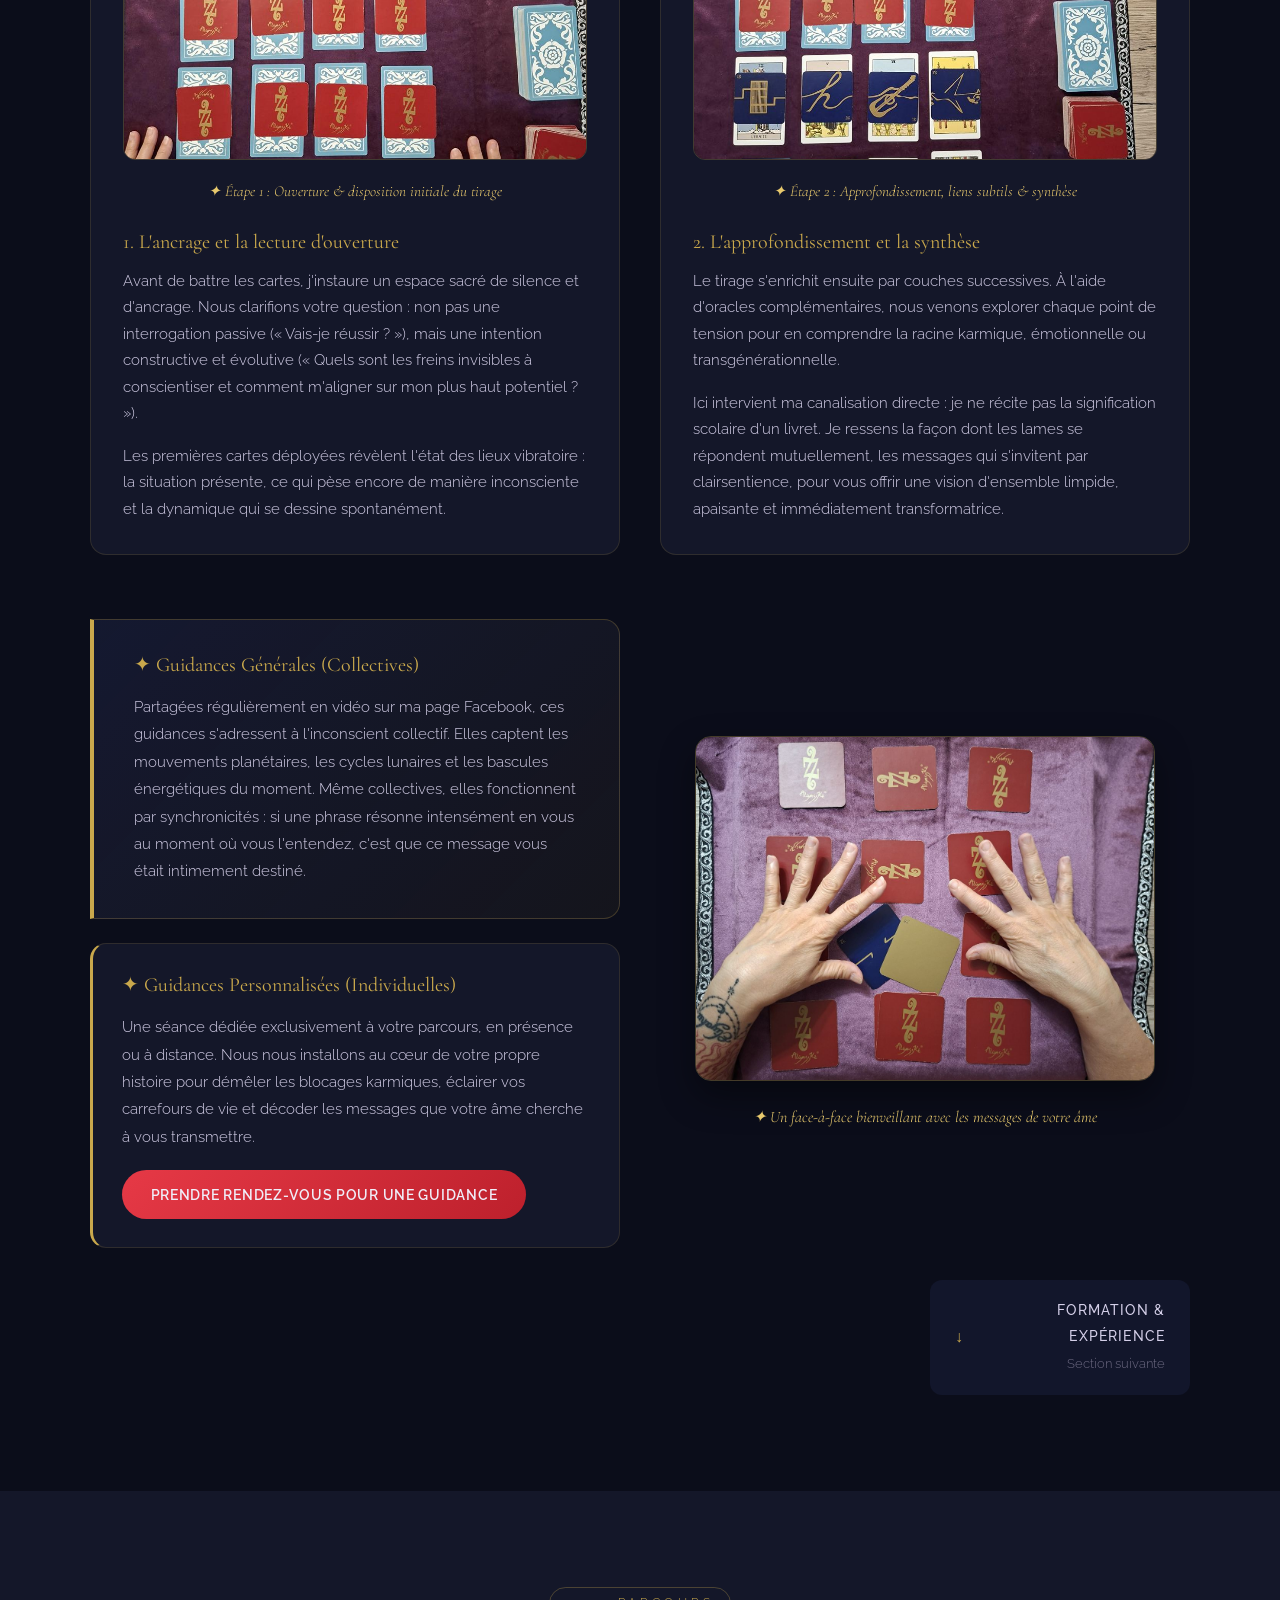
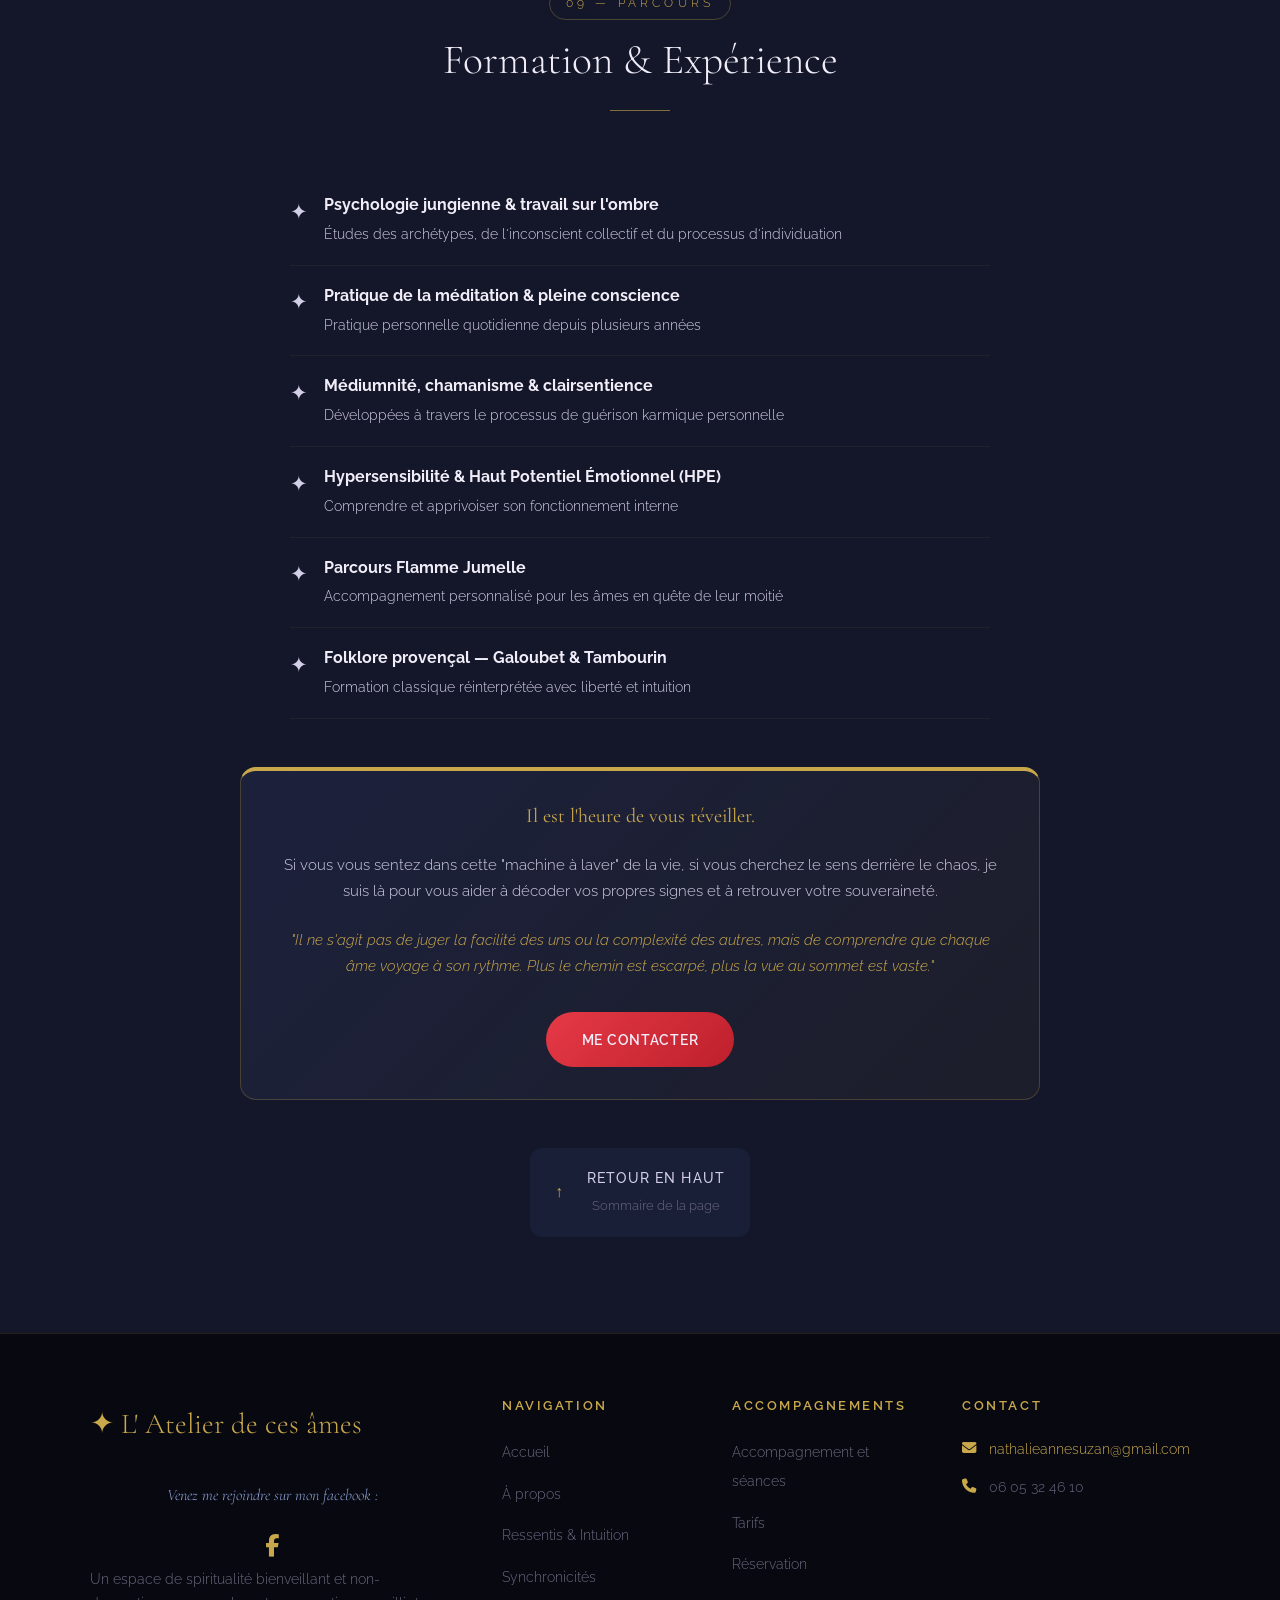
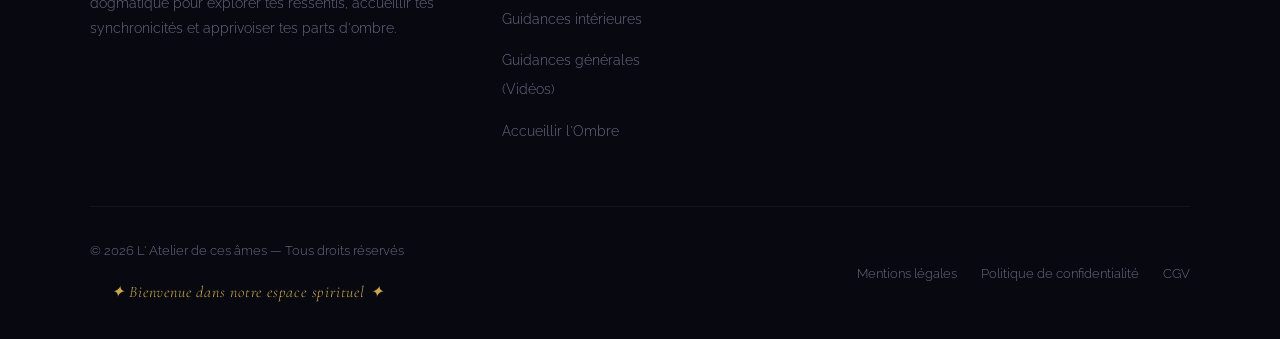
<file: apropos.html>
<!doctype html>
<html lang="fr">
  <head>
    <meta charset="UTF-8" />
    <meta name="viewport" content="width=device-width, initial-scale=1.0" />
    <title>Nathalie Anne Suzan — Guérisseuse Karmique & Cartomancienne</title>
    <meta
      name="description"
      content="Découvrez le parcours de Nathalie Anne Suzan, guérisseuse karmique et praticienne en cartomancie. Du diamant brut à l'éveil spirituel, un chemin d'alchimie intérieure."
    />
    <meta
      name="keywords"
      content="Nathalie Anne Suzan, guérisseuse karmique, cartomancie, parcours spirituel, individuation, éveil subtil, soins spirituels Var"
    />
    <link rel="canonical" href="https://latelierdecesames.fr/apropos.html" />

    <!-- Open Graph / Réseaux Sociaux -->
    <meta
      property="og:title"
      content="Nathalie Anne Suzan — Guérisseuse Karmique & Cartomancienne"
    />
    <meta
      property="og:description"
      content="Du diamant brut à la lumière : découvrez mon parcours de transmutation, d'éveil intuitif et d'accompagnement des âmes."
    />
    <meta property="og:type" content="article" />
    <meta
      property="og:url"
      content="https://latelierdecesames.fr/apropos.html"
    />
    <meta
      property="og:image"
      content="https://latelierdecesames.fr/images/brioche-et-moi.jpg"
    />

    <!-- Favicon principal & multi-supports -->
    <link rel="icon" type="image/png" href="favicon.png" />
    <link rel="icon" type="image/x-icon" href="favicon.ico" />
    <link rel="apple-touch-icon" href="apple-touch-icon.png" />

    <meta name="robots" content="index, follow" />
    <link rel="preconnect" href="https://fonts.googleapis.com" />
    <link rel="preconnect" href="https://fonts.gstatic.com" crossorigin />
    <link rel="preconnect" href="https://cdnjs.cloudflare.com" />
    <link
      rel="preload"
      as="style"
      href="https://fonts.googleapis.com/css2?family=Cormorant+Garamond:ital,wght@0,300;0,400;0,600;1,300;1,400&family=Raleway:wght@300;400;500;600&display=swap"
    />
    <link
      rel="stylesheet"
      href="https://fonts.googleapis.com/css2?family=Cormorant+Garamond:ital,wght@0,300;0,400;0,600;1,300;1,400&family=Raleway:wght@300;400;500;600&display=swap"
      media="print"
      onload="this.media = 'all'"
    />
    <noscript>
      <link
        rel="stylesheet"
        href="https://fonts.googleapis.com/css2?family=Cormorant+Garamond:ital,wght@0,300;0,400;0,600;1,300;1,400&family=Raleway:wght@300;400;500;600&display=swap"
      />
    </noscript>
    <link
      rel="stylesheet"
      href="https://cdnjs.cloudflare.com/ajax/libs/font-awesome/6.5.0/css/all.min.css"
      media="print"
      onload="this.media = 'all'"
    />
    <noscript>
      <link
        rel="stylesheet"
        href="https://cdnjs.cloudflare.com/ajax/libs/font-awesome/6.5.0/css/all.min.css"
      />
    </noscript>
    <link rel="stylesheet" href="style.css" />

    <style>
      /* ===================================================
   L'ATELIER DE CES ÂMES — Styles intégrés autonomes
   =================================================== */
      :root {
        --nuit: #0b0d1a;
        --cosmos: #141729;
        --indigo: #3d4a8a;
        --lavande: #8b9fd4;
        --or: #c9a84c;
        --or-clair: #e8c96d;
        --texte: #d4cfe8;
        --texte-clair: #f0edf8;
        --gris-doux: #6b6880;
        --rayon: rgba(201, 168, 76, 0.08);
      }
      .footer-socials {
        margin-top: 2rem;
        text-align: center;
      }
      .footer-socials p {
        font-family: "Cormorant Garamond", serif;
        font-style: italic;
        color: var(--lavande);
        margin-bottom: 1rem;
      }
      .social-icons {
        display: flex;
        justify-content: center;
        gap: 1.5rem;
      }
      .social-icons a {
        color: var(--or);
        font-size: 1.4rem;
        transition: all 0.3s ease;
        text-decoration: none;
      }
      .social-icons a:hover {
        color: var(--or-clair);
        transform: translateY(-3px);
        text-shadow: 0 0 8px rgba(232, 201, 109, 0.6);
      }

      * {
        margin: 0;
        padding: 0;
        box-sizing: border-box;
      }
      html {
        scroll-behavior: smooth;
      }
      body {
        font-family: "Raleway", sans-serif;
        background-color: var(--nuit);
        color: var(--texte);
        line-height: 1.8;
        font-weight: 300;
        overflow-x: hidden;
      }
      h1,
      h2,
      h3,
      h4 {
        font-family: "Cormorant Garamond", serif;
        font-weight: 400;
        line-height: 1.25;
      }
      h1 {
        font-size: clamp(2.2rem, 5vw, 3.5rem);
        font-weight: 300;
        color: var(--texte-clair);
      }
      h2,
      .section-title {
        font-size: clamp(2rem, 3.5vw, 2.6rem);
        font-weight: 300;
        color: var(--texte-clair);
        margin-bottom: 1rem;
        line-height: 1.2;
      }
      h3,
      .card h3 {
        font-size: 1.4rem;
        font-weight: 400;
        color: var(--or-clair);
        margin-bottom: 1rem;
        line-height: 1.3;
      }
      h4,
      .exercise-box h4,
      .card h4 {
        font-size: 1.25rem;
        font-weight: 400;
        color: var(--or);
        margin-bottom: 1rem;
        line-height: 1.3;
      }

      nav {
        position: fixed;
        top: 0;
        left: 0;
        width: 100%;
        z-index: 1000;
        background: rgba(11, 13, 26, 0.92);
        backdrop-filter: blur(12px);
        border-bottom: 1px solid rgba(201, 168, 76, 0.2);
        padding: 0 2rem;
      }
      .nav-inner {
        max-width: 1300px;
        margin: 0 auto;
        display: flex;
        align-items: center;
        justify-content: center;
        height: 70px;
      }
      .nav-logo {
        font-family: "Cormorant Garamond", serif;
        font-size: clamp(1.05rem, 4vw, 1.5rem);
        font-weight: 600;
        color: var(--or);
        letter-spacing: 0.05em;
        text-decoration: none;
        white-space: nowrap;
      }
      .nav-links {
        display: flex;
        list-style: none;
        gap: 0.2rem;
        align-items: center;
      }
      .nav-links li:nth-child(1) a {
        --chakra-color: #ff6b6b;
        --chakra-bg: rgba(255, 107, 107, 0.15);
      }
      .nav-links li:nth-child(2) a {
        --chakra-color: #ffb067;
        --chakra-bg: rgba(255, 176, 103, 0.15);
      }
      .nav-links li:nth-child(3) a {
        --chakra-color: #fae06b;
        --chakra-bg: rgba(250, 224, 107, 0.15);
      }
      .nav-links li:nth-child(4) a {
        --chakra-color: #6bcf6b;
        --chakra-bg: rgba(107, 207, 107, 0.15);
      }
      .nav-links li:nth-child(5) a {
        --chakra-color: #6bcfe6;
        --chakra-bg: rgba(107, 207, 230, 0.15);
      }
      .nav-links li:nth-child(6) a {
        --chakra-color: #8073ff;
        --chakra-bg: rgba(128, 115, 255, 0.15);
      }
      .nav-links li:nth-child(7) a {
        --chakra-color: #c98ced;
        --chakra-bg: rgba(201, 140, 237, 0.15);
      }
      .nav-links a {
        display: block;
        padding: 0.5rem 0.8rem;
        color: var(--chakra-color, var(--texte));
        text-decoration: none;
        font-size: 0.82rem;
        font-weight: 500;
        letter-spacing: 0.06em;
        text-transform: uppercase;
        border-radius: 4px;
        transition: all 0.3s ease;
        cursor: pointer;
      }
      .nav-links a.active {
        text-shadow: 0 0 10px var(--chakra-color, var(--or));
        opacity: 0.9;
      }
      .nav-links a:hover {
        background: var(--chakra-bg, var(--rayon));
        transform: translateY(-1px);
      }
      .nav-cta {
        background: linear-gradient(135deg, #e63946, #bd202c);
        color: var(--texte-clair) !important;
        font-weight: 600 !important;
        border-radius: 25px !important;
        padding: 0.5rem 1.2rem !important;
        text-shadow: none !important;
        transform: none !important;
      }
      .nav-cta:hover {
        transform: translateY(-2px) !important;
        box-shadow: 0 5px 15px rgba(230, 57, 70, 0.3);
      }
      .hamburger {
        display: none;
        flex-direction: column;
        gap: 5px;
        cursor: pointer;
        background: none;
        border: none;
        padding: 5px;
      }
      .hamburger span {
        width: 25px;
        height: 2px;
        background: var(--or);
        border-radius: 2px;
        transition: 0.3s;
      }

      .page-section {
        padding-top: 70px;
        min-height: 100vh;
      }
      .btn-primary {
        display: inline-block;
        padding: 0.9rem 2.2rem;
        background: linear-gradient(135deg, #e63946, #bd202c);
        color: var(--texte-clair);
        text-decoration: none;
        border-radius: 50px;
        font-weight: 600;
        font-size: 0.9rem;
        letter-spacing: 0.05em;
        cursor: pointer;
        border: none;
        transition: all 0.3s ease;
        text-transform: uppercase;
        font-family: "Raleway", sans-serif;
      }
      .btn-primary:hover {
        transform: translateY(-3px);
        box-shadow: 0 15px 35px rgba(230, 57, 70, 0.4);
      }

      .section {
        padding: 6rem 2rem;
      }
      .section-alt {
        background: var(--cosmos);
      }
      .container {
        max-width: 1100px;
        margin: 0 auto;
      }
      .section-header {
        text-align: center;
        margin-bottom: 4rem;
      }
      .section-label {
        display: inline-block;
        font-size: 0.75rem;
        letter-spacing: 0.35em;
        text-transform: uppercase;
        color: var(--or);
        margin-bottom: 1rem;
        padding: 0.3rem 1rem;
        border: 1px solid rgba(201, 168, 76, 0.3);
        border-radius: 20px;
      }
      .section-title {
        font-family: "Cormorant Garamond", serif;
        font-size: clamp(2rem, 3.5vw, 2.6rem);
        font-weight: 300;
        color: var(--texte-clair);
        margin-bottom: 1rem;
        line-height: 1.2;
      }
      .section-subtitle {
        font-size: 1.05rem;
        color: var(--gris-doux);
        max-width: 600px;
        margin: 0 auto;
        font-weight: 300;
      }
      .divider {
        width: 60px;
        height: 1px;
        background: var(--or);
        margin: 1.5rem auto;
        opacity: 0.6;
      }
      .grid-3 {
        display: grid;
        grid-template-columns: repeat(auto-fit, minmax(300px, 1fr));
        gap: 2rem;
      }
      .grid-2 {
        display: grid;
        grid-template-columns: repeat(auto-fit, minmax(400px, 1fr));
        gap: 2.5rem;
        align-items: start;
      }

      .card {
        background: var(--cosmos);
        border: 1px solid rgba(201, 168, 76, 0.15);
        border-radius: 16px;
        padding: 2.5rem;
        position: relative;
        overflow: hidden;
      }
      .card-icon {
        font-size: 2.5rem;
        color: var(--or);
        margin-bottom: 1.5rem;
        display: block;
      }
      .card h3 {
        font-family: "Cormorant Garamond", serif;
        font-size: 1.4rem;
        color: var(--or-clair);
        margin-bottom: 1rem;
        font-weight: 400;
      }
      .card h4 {
        font-family: "Cormorant Garamond", serif;
        font-size: 1.25rem;
        color: var(--or);
        margin-bottom: 1rem;
        font-weight: 400;
      }
      .card p {
        color: var(--texte);
        font-size: 0.95rem;
        line-height: 1.7;
      }

      .toc {
        background: var(--cosmos);
        border: 1px solid rgba(201, 168, 76, 0.2);
        border-radius: 20px;
        padding: 3rem;
        max-width: 900px;
        margin: 0 auto;
      }
      .toc-title {
        font-family: "Cormorant Garamond", serif;
        font-size: 1.8rem;
        color: var(--or);
        margin-bottom: 2rem;
        text-align: center;
      }
      .toc-grid {
        display: grid;
        grid-template-columns: repeat(auto-fit, minmax(250px, 1fr));
        gap: 1rem;
      }
      .toc-item {
        display: flex;
        align-items: center;
        gap: 1rem;
        padding: 1rem 1.5rem;
        background: rgba(61, 74, 138, 0.15);
        border-radius: 12px;
        cursor: pointer;
        transition: all 0.3s;
        text-decoration: none;
        color: var(--texte);
        border: 1px solid transparent;
      }
      .toc-item:hover {
        background: rgba(201, 168, 76, 0.1);
        border-color: rgba(201, 168, 76, 0.3);
        color: var(--or-clair);
        transform: translateX(5px);
      }
      .toc-num {
        font-family: "Cormorant Garamond", serif;
        font-size: 1.5rem;
        color: var(--or);
        opacity: 0.5;
        min-width: 30px;
      }
      .toc-text strong {
        display: block;
        font-weight: 500;
        font-size: 0.9rem;
        text-transform: uppercase;
        letter-spacing: 0.08em;
      }
      .toc-text span {
        font-size: 0.8rem;
        color: var(--gris-doux);
        font-weight: 300;
      }

      .testimonial {
        border-left: 3px solid var(--or);
        padding: 2rem 2.5rem;
        background: var(--cosmos);
        border-radius: 0 16px 16px 0;
        font-style: italic;
        margin: 1rem 0;
      }
      .testimonial p {
        font-size: 1.05rem;
        color: var(--texte-clair);
        margin-bottom: 1rem;
        line-height: 1.8;
      }
      .testimonial cite {
        font-style: normal;
        font-size: 0.85rem;
        color: var(--or);
        letter-spacing: 0.1em;
        text-transform: uppercase;
      }

      .page-hero {
        padding: 5rem 2rem 4rem;
        text-align: center;
        background: linear-gradient(
          180deg,
          rgba(61, 74, 138, 0.15) 0%,
          transparent 100%
        );
        border-bottom: 1px solid rgba(201, 168, 76, 0.1);
      }
      .page-hero h1 {
        font-family: "Cormorant Garamond", serif;
        font-size: clamp(2.2rem, 5vw, 3.5rem);
        color: var(--texte-clair);
        font-weight: 300;
        margin-bottom: 1rem;
      }
      .page-hero p {
        max-width: 600px;
        margin: 0 auto;
        color: var(--texte);
        font-size: 1.05rem;
      }

      .icon-list {
        list-style: none;
      }
      .icon-list li {
        display: flex;
        gap: 1rem;
        align-items: flex-start;
        padding: 1rem 0;
        border-bottom: 1px solid rgba(201, 168, 76, 0.08);
        color: var(--texte);
      }
      .icon-list li .icon {
        font-size: 1.3rem;
        flex-shrink: 0;
        margin-top: 0.1rem;
      }
      .exercise-box {
        background: linear-gradient(
          135deg,
          rgba(61, 74, 138, 0.2),
          rgba(201, 168, 76, 0.05)
        );
        border: 1px solid rgba(201, 168, 76, 0.25);
        border-left: 4px solid var(--or);
        border-radius: 0 16px 16px 0;
        padding: 2rem 2.5rem;
        margin: 2rem 0;
      }
      .exercise-box h4 {
        font-family: "Cormorant Garamond", serif;
        font-size: 1.25rem;
        color: var(--or);
        margin-bottom: 1rem;
      }
      .exercise-box p,
      .exercise-box li {
        color: var(--texte);
        font-size: 0.95rem;
        line-height: 1.7;
      }
      .exercise-box ol {
        padding-left: 1.5rem;
        margin-top: 0.8rem;
      }
      .exercise-box li {
        margin-bottom: 0.6rem;
      }

      /* --- Footer --- */
      footer {
        background: #070810;
        border-top: 1px solid rgba(201, 168, 76, 0.15);
        padding: 4rem 2rem 2rem;
      }
      .footer-grid {
        max-width: 1100px;
        margin: 0 auto 3rem;
        display: grid;
        grid-template-columns: 2fr 1fr 1fr 1fr;
        gap: 3rem;
      }
      .footer-logo {
        font-family: "Cormorant Garamond", serif;
        font-size: 1.8rem;
        color: var(--or);
        margin-bottom: 1rem;
        display: block;
      }
      .footer-desc {
        color: var(--gris-doux);
        font-size: 0.9rem;
        line-height: 1.7;
        margin-bottom: 1.5rem;
      }
      .social-links {
        display: flex;
        gap: 1rem;
      }
      .social-links a {
        width: 38px;
        height: 38px;
        display: flex;
        align-items: center;
        justify-content: center;
        background: rgba(201, 168, 76, 0.1);
        border: 1px solid rgba(201, 168, 76, 0.2);
        border-radius: 50%;
        color: var(--or);
        text-decoration: none;
        font-size: 0.9rem;
        transition: all 0.3s;
      }
      .social-links a:hover {
        background: var(--or);
        color: var(--nuit);
      }
      .footer-col h4 {
        font-family: "Raleway", sans-serif;
        font-size: 0.8rem;
        font-weight: 600;
        letter-spacing: 0.2em;
        text-transform: uppercase;
        color: var(--or);
        margin-bottom: 1.5rem;
      }
      .footer-col ul {
        list-style: none;
      }
      .footer-col ul li {
        margin-bottom: 0.8rem;
      }
      .footer-col ul li a {
        color: var(--gris-doux);
        text-decoration: none;
        font-size: 0.9rem;
        transition: color 0.3s;
        cursor: pointer;
      }
      .footer-col ul li a:hover {
        color: var(--or-clair);
      }
      .footer-info {
        display: flex;
        align-items: flex-start;
        gap: 0.8rem;
        color: var(--gris-doux);
        font-size: 0.9rem;
        margin-bottom: 1rem;
        line-height: 1.5;
      }
      .footer-info i {
        color: var(--or);
        font-size: 0.9rem;
        margin-top: 0.2rem;
        flex-shrink: 0;
      }
      .footer-info a {
        color: #c9a84c;
        text-decoration: none;
      }
      .footer-bottom {
        max-width: 1100px;
        margin: 0 auto;
        padding-top: 2rem;
        border-top: 1px solid rgba(201, 168, 76, 0.08);
        display: flex;
        justify-content: space-between;
        align-items: center;
        flex-wrap: wrap;
        gap: 1rem;
      }
      .footer-bottom p {
        color: var(--gris-doux);
        font-size: 0.8rem;
      }
      .footer-legal {
        display: flex;
        gap: 1.5rem;
      }
      .footer-legal a {
        color: var(--gris-doux);
        text-decoration: none;
        font-size: 0.8rem;
        transition: color 0.3s;
      }
      .footer-legal a:hover {
        color: var(--or);
      }
      .visitor-counter {
        color: var(--or);
        font-size: 1rem;
        margin-top: 1rem;
        font-family: "Cormorant Garamond", serif;
        font-style: italic;
        letter-spacing: 0.05em;
        text-align: center;
      }
      .visitor-counter span {
        color: var(--or-clair);
        font-weight: 600;
        font-family: "Raleway", sans-serif;
        font-style: normal;
        margin: 0 3px;
      }

      /* Lightbox */
      .lightbox {
        display: none;
        position: fixed;
        z-index: 10000;
        padding-top: 50px;
        left: 0;
        top: 0;
        width: 100%;
        height: 100%;
        overflow: auto;
        background-color: rgba(11, 13, 26, 0.95);
        backdrop-filter: blur(5px);
        opacity: 0;
        transition: opacity 0.3s ease;
      }
      .lightbox.show {
        display: flex;
        align-items: center;
        justify-content: center;
        opacity: 1;
      }
      .lightbox-content {
        margin: auto;
        display: block;
        max-width: 90%;
        max-height: 90vh;
        border-radius: 8px;
        box-shadow: 0 0 40px rgba(201, 168, 76, 0.2);
        border: 1px solid rgba(201, 168, 76, 0.4);
        transform: scale(0.95);
        transition: transform 0.3s ease;
      }
      .lightbox.show .lightbox-content {
        transform: scale(1);
      }
      .lightbox-close {
        position: absolute;
        top: 20px;
        right: 35px;
        color: var(--or);
        font-size: 40px;
        font-weight: 300;
        transition: 0.3s;
        cursor: pointer;
        background: none;
        border: none;
      }
      .lightbox-close:hover,
      .lightbox-close:focus {
        color: var(--texte-clair);
        text-decoration: none;
        cursor: pointer;
        transform: scale(1.1);
      }
      .lightbox-caption {
        margin: auto;
        display: block;
        width: 80%;
        max-width: 700px;
        text-align: center;
        color: var(--texte-clair);
        padding: 15px 0;
        font-family: "Cormorant Garamond", serif;
        font-size: 1.2rem;
        font-style: italic;
        position: absolute;
        bottom: 20px;
        left: 50%;
        transform: translateX(-50%);
        text-shadow: 0 2px 4px rgba(0, 0, 0, 0.8);
      }

      @media (max-width: 1024px) {
        .footer-grid {
          grid-template-columns: 1fr 1fr;
        }
        .hamburger {
          display: flex;
        }
        .nav-links {
          display: none;
          position: fixed;
          top: 70px;
          left: 0;
          right: 0;
          background: rgba(11, 13, 26, 0.98);
          flex-direction: column;
          padding: 2rem;
          gap: 0.5rem;
          border-bottom: 1px solid rgba(201, 168, 76, 0.2);
        }
        .nav-links.open {
          display: flex;
        }
      }
      @media (max-width: 768px) {
        .footer-grid {
          grid-template-columns: 1fr;
        }
        .footer-bottom {
          flex-direction: column;
          text-align: center;
        }
        .section {
          padding: 4rem 1.5rem;
        }
        .grid-2 {
          grid-template-columns: 1fr;
        }
      }
      .audio-player-card audio {
        width: 100%;
        border-radius: 30px;
        outline: none;
        color-scheme: dark;
        border: 1px solid rgba(201, 168, 76, 0.45);
        background: linear-gradient(135deg, #2b194d, #48297a);
      }
      .audio-player-card audio::-webkit-media-controls-panel {
        background: linear-gradient(135deg, #2b194d, #48297a);
      }
      .audio-player-card audio::-webkit-media-controls-current-time-display,
      .audio-player-card audio::-webkit-media-controls-time-remaining-display {
        color: #e8c96d;
      }
    </style>
    <!-- Google tag (gtag.js) -->
    <script
      async
      src="https://www.googletagmanager.com/gtag/js?id=G-78YX6P1FXL"
    ></script>
    <script>
      window.dataLayer = window.dataLayer || [];
      function gtag() {
        dataLayer.push(arguments);
      }
      gtag("js", new Date());

      gtag("config", "G-78YX6P1FXL");
    </script>
  </head>
  <body>
    <nav>
      <div class="nav-inner">
        <button
          class="hamburger"
          id="hamburger"
          onclick="document.getElementById('navLinks').classList.toggle('open')"
          aria-label="Menu"
        >
          <span></span><span></span><span></span>
        </button>
        <ul class="nav-links" id="navLinks">
          <li><a href="index.html">Accueil</a></li>
          <li><a href="apropos.html" class="active">À propos</a></li>
          <li><a href="ressentis.html">Ressentis</a></li>
          <li><a href="synchronicites.html">Synchronicités</a></li>
          <li class="nav-dropdown">
            <a href="guidances.html" class="nav-dropdown-toggle">Guidances <span class="dropdown-arrow" aria-hidden="true">▾</span></a>
            <ul class="nav-dropdown-menu">
              <li><a href="guidances-generales.html">Guidances générales (Vidéos)</a></li>
            </ul>
          </li>
          <li><a href="ombre.html">L'Ombre</a></li>
          <li><a href="accompagnements.html">Accompagnements</a></li>
          <li><a href="tarifs.html">Tarifs</a></li>
          <li><a href="contact.html" class="nav-cta">Réserver</a></li>
        </ul>
      </div>
    </nav>

    <section class="page-section" id="page-apropos" style="display: block">
      <div class="page-hero">
        <div
          style="
            display: flex;
            justify-content: center;
            align-items: center;
            margin-bottom: 2rem;
          "
        >
          <!-- Aile Gauche -->
          <svg
            viewBox="0 0 100 100"
            style="
              width: 85px;
              height: 85px;
              transform: scaleX(-1);
              margin-right: -15px;
              filter: drop-shadow(0 0 8px rgba(201, 168, 76, 0.4));
              overflow: visible;
              z-index: 1;
              position: relative;
            "
          >
            <defs>
              <linearGradient
                id="wing-grad-l"
                x1="0%"
                y1="0%"
                x2="100%"
                y2="0%"
              >
                <stop offset="0%" stop-color="var(--or-clair)" />
                <stop offset="100%" stop-color="#9d7a2c" />
              </linearGradient>
            </defs>
            <path d="M0,25 C-10,40 -10,70 0,85 Z" fill="url(#wing-grad-l)" />
            <path
              d="M0,25 C30,5 70,-5 95,5 C70,10 40,20 0,35 Z"
              fill="url(#wing-grad-l)"
            />
            <path
              d="M0,35 C30,20 65,15 85,25 C60,30 30,40 0,50 Z"
              fill="url(#wing-grad-l)"
            />
            <path
              d="M0,50 C25,40 55,40 70,50 C50,55 25,60 0,65 Z"
              fill="url(#wing-grad-l)"
            />
            <path
              d="M0,65 C20,55 40,60 55,70 C35,72 20,72 0,75 Z"
              fill="url(#wing-grad-l)"
            />
            <path
              d="M0,75 C10,70 25,72 35,80 C25,82 10,80 0,85 Z"
              fill="url(#wing-grad-l)"
            />
          </svg>

          <!-- Médaillon Cœur -->
          <div
            style="
              position: relative;
              width: 160px;
              height: 160px;
              display: flex;
              justify-content: center;
              align-items: center;
              filter: drop-shadow(0 10px 20px rgba(0, 0, 0, 0.6));
              z-index: 10;
            "
          >
            <!-- Contour or fileté -->
            <svg
              viewBox="0 0 100 100"
              style="
                position: absolute;
                width: 100%;
                height: 100%;
                z-index: 2;
                pointer-events: none;
                filter: drop-shadow(0 2px 5px rgba(0, 0, 0, 0.4));
              "
            >
              <path
                d="M 50 90 C 10 65, 5 45, 5 30 C 5 5, 45 5, 50 25 C 55 5, 95 5, 95 30 C 95 45, 90 65, 50 90 Z"
                fill="none"
                stroke="var(--or-clair)"
                stroke-width="2.5"
              />
              <path
                d="M 50 90 C 10 65, 5 45, 5 30 C 5 5, 45 5, 50 25 C 55 5, 95 5, 95 30 C 95 45, 90 65, 50 90 Z"
                fill="none"
                stroke="#604510"
                stroke-width="3.5"
                stroke-dasharray="2 4"
              />
            </svg>
            <!-- Image masquée -->
            <svg
              viewBox="0 0 100 100"
              style="position: absolute; width: 100%; height: 100%; z-index: 1"
            >
              <defs>
                <clipPath id="heart-clip">
                  <path
                    d="M 50 90 C 10 65, 5 45, 5 30 C 5 5, 45 5, 50 25 C 55 5, 95 5, 95 30 C 95 45, 90 65, 50 90 Z"
                  />
                </clipPath>
              </defs>
              <image
                href="images/infinie.jpg"
                x="0"
                y="0"
                width="100"
                height="100"
                preserveAspectRatio="xMidYMid slice"
                clip-path="url(#heart-clip)"
              />
            </svg>
          </div>

          <!-- Aile Droite -->
          <svg
            viewBox="0 0 100 100"
            style="
              width: 85px;
              height: 85px;
              margin-left: -15px;
              filter: drop-shadow(0 0 8px rgba(201, 168, 76, 0.4));
              overflow: visible;
              z-index: 1;
              position: relative;
            "
          >
            <defs>
              <linearGradient
                id="wing-grad-r"
                x1="0%"
                y1="0%"
                x2="100%"
                y2="0%"
              >
                <stop offset="0%" stop-color="var(--or-clair)" />
                <stop offset="100%" stop-color="#9d7a2c" />
              </linearGradient>
            </defs>
            <path d="M0,25 C-10,40 -10,70 0,85 Z" fill="url(#wing-grad-r)" />
            <path
              d="M0,25 C30,5 70,-5 95,5 C70,10 40,20 0,35 Z"
              fill="url(#wing-grad-r)"
            />
            <path
              d="M0,35 C30,20 65,15 85,25 C60,30 30,40 0,50 Z"
              fill="url(#wing-grad-r)"
            />
            <path
              d="M0,50 C25,40 55,40 70,50 C50,55 25,60 0,65 Z"
              fill="url(#wing-grad-r)"
            />
            <path
              d="M0,65 C20,55 40,60 55,70 C35,72 20,72 0,75 Z"
              fill="url(#wing-grad-r)"
            />
            <path
              d="M0,75 C10,70 25,72 35,80 C25,82 10,80 0,85 Z"
              fill="url(#wing-grad-r)"
            />
          </svg>
        </div>
        <h1>À propos — Nathalie Anne Suzan</h1>
        <p>Du diamant brut à la lumière : mon chemin de transmutation</p>
      </div>

      <!-- TABLE DES MATIÈRES -->
      <section class="section" style="padding: 4.5rem 2rem">
        <div class="container">
          <div class="toc">
            <p class="toc-title">✦ Sommaire de cette page ✦</p>
            <div class="toc-grid">
              <a
                href="#ap-qui-suis-je"
                class="toc-item"
                onclick="
                  scrollToAnchor('ap-qui-suis-je');
                  return false;
                "
                ><span class="toc-num">01</span>
                <div class="toc-text">
                  <strong>Qui suis-je ?</strong
                  ><span>Le diamant brut et la fleur de lotus</span>
                </div></a
              >
              <a
                href="#ap-mission"
                class="toc-item"
                onclick="
                  scrollToAnchor('ap-mission');
                  return false;
                "
                ><span class="toc-num">02</span>
                <div class="toc-text">
                  <strong>Ma Mission</strong
                  ><span>Être un instrument de la Source</span>
                </div></a
              >
              <a
                href="#ap-chemin"
                class="toc-item"
                onclick="
                  scrollToAnchor('ap-chemin');
                  return false;
                "
                ><span class="toc-num">03</span>
                <div class="toc-text">
                  <strong>Mon Chemin</strong
                  ><span>De l'ombre des maux à la clarté des mots</span>
                </div></a
              >
              <a
                href="#ap-meditation"
                class="toc-item"
                onclick="
                  scrollToAnchor('ap-meditation');
                  return false;
                "
                ><span class="toc-num">04</span>
                <div class="toc-text">
                  <strong>La Méditation</strong
                  ><span>Une hygiène de l'âme</span>
                </div></a
              >
              <a
                href="#ap-héliot"
                class="toc-item"
                onclick="
                  scrollToAnchor('ap-héliot');
                  return false;
                "
                ><span class="toc-num">05</span>
                <div class="toc-text">
                  <strong>Héliot</strong><span>L'éveil par le subtil</span>
                </div></a
              >
              <a
                href="#ap-individuation"
                class="toc-item"
                onclick="
                  scrollToAnchor('ap-individuation');
                  return false;
                "
                ><span class="toc-num">06</span>
                <div class="toc-text">
                  <strong>L'Individuation</strong
                  ><span>Le prix de la lumière</span>
                </div></a
              >
              <a
                href="#ap-intuition"
                class="toc-item"
                onclick="
                  scrollToAnchor('ap-intuition');
                  return false;
                "
                ><span class="toc-num">07</span>
                <div class="toc-text">
                  <strong>L'Intuition</strong
                  ><span>Au-delà du genre et de l'ego</span>
                </div></a
              >
              <a
                href="#ap-guidances"
                class="toc-item"
                onclick="
                  scrollToAnchor('ap-guidances');
                  return false;
                "
                ><span class="toc-num">08</span>
                <div class="toc-text">
                  <strong>Guidances générales & personnelles</strong
                  ><span>Cartomancie</span>
                </div></a
              >
              <a
                href="#ap-parcours"
                class="toc-item"
                onclick="
                  scrollToAnchor('ap-parcours');
                  return false;
                "
                ><span class="toc-num">09</span>
                <div class="toc-text">
                  <strong>Formation & Expérience</strong
                  ><span>Les fondations de mon accompagnement</span>
                </div></a
              >
            </div>
          </div>
        </div>
      </section>

      <!-- 01 · QUI SUIS-JE -->
      <section class="section section-alt" id="ap-qui-suis-je">
        <div class="container">
          <div style="max-width: 820px; margin: 0 auto">
            <span class="section-label">01 — Identité</span>
            <h2 class="section-title" style="text-align: left">
              Du Diamant Brut à la Lumière
            </h2>
            <div class="divider" style="margin-left: 0"></div>
            <p
              style="
                color: var(--texte);
                line-height: 1.9;
                margin-bottom: 1.5rem;
              "
            >
              Je m'appelle
              <strong style="color: var(--texte-clair)"
                >Nathalie Anne Suzan</strong
              >. Mon parcours n'est pas celui d'une vie épargnée, mais celui
              d'une vie alchimisée. Longtemps, je me suis sentie comme le
              "vilain petit canard", inadaptée à un monde dont je ne partageais
              ni les codes, ni le fonctionnement. Entre une enfance solitaire et
              un
              <strong style="color: var(--texte-clair)">handicap visuel</strong>
              qui m'a peu à peu retiré l'accès à la lecture classique, j'ai dû
              apprendre à voir autrement.
            </p>
            <p
              style="
                color: var(--texte);
                line-height: 1.9;
                margin-bottom: 1.5rem;
              "
            >
              Aujourd'hui, je ne regarde plus en arrière avec amertume. Chaque
              épreuve, chaque blessure, chaque rencontre difficile a été un
              ciseau venant tailler le diamant brut que je suis. Comme la fleur
              de lotus qui plonge chaque soir dans la boue pour renaître
              éclatante au matin, j'ai transformé mes ombres en une force
              sereine.
            </p>
            <div class="testimonial" style="margin-top: 2rem">
              <p>
                "Je suis née pour cela. Mon âme a choisi ce rôle de pont entre
                les mondes, pour transformer la souffrance en une douceur qui
                soigne."
              </p>
              <cite>— Nathalie Anne Suzan</cite>
            </div>
          </div>
          <div style="text-align: right; margin-top: 2rem">
            <a
              href="#ap-mission"
              class="toc-item"
              onclick="
                scrollToAnchor('ap-mission');
                return false;
              "
              style="display: inline-flex; max-width: 260px; cursor: pointer"
              ><span style="color: var(--or); margin-right: 0.5rem">↓</span>
              <div class="toc-text">
                <strong>Ma Mission</strong><span>Section suivante</span>
              </div></a
            >
          </div>
        </div>
      </section>

      <!-- 02 · MA MISSION -->
      <section class="section" id="ap-mission">
        <div class="container">
          <div class="grid-2">
            <div>
              <span class="section-label">02 — Mission</span>
              <h2 class="section-title" style="text-align: left">
                Être un instrument de la Source
              </h2>
              <div class="divider" style="margin-left: 0"></div>
              <p
                style="
                  color: var(--texte);
                  line-height: 1.9;
                  margin-bottom: 1.5rem;
                "
              >
                Depuis 2022, mon chemin a pris une nouvelle dimension. Je vis ce
                que j'appelle une "douce malédiction", une magie que je ne peux
                arrêter : je suis
                <strong style="color: var(--texte-clair)"
                  >canalisée 24h/24</strong
                >. Je ne suis qu'un instrument, un canal entre l'Univers (ou la
                Source, selon votre sensibilité) et ceux qui cherchent la
                lumière.
              </p>
              <p
                style="
                  color: var(--texte);
                  line-height: 1.9;
                  margin-bottom: 1.5rem;
                "
              >
                Ma solitude est celle d'une louve : choisie, protectrice et
                libre. Elle me permet de rester à l'écoute des murmures du
                monde, de l'amour des animaux, de la Terre et des planètes.
                Accompagnée par mes guides, notamment mes grands-parents
                <strong style="color: var(--texte-clair)"
                  >Anna et Georges</strong
                >, je dédie mon existence à alléger le cœur de ceux qui croisent
                ma route.
              </p>
              <p style="color: var(--texte); line-height: 1.9">
                Je me définis volontiers comme une "VRP de la guérison
                karmique". À travers L'Atelier de ces Âmes, je mets mon corps,
                ma voix et mes intuitions au service de ceux qui souffrent.
              </p>
            </div>
            <div>
              <h3 style="margin-bottom: 1.5rem">Ce que je vous offre</h3>
              <div class="card" style="margin-bottom: 1.2rem; padding: 1.5rem">
                <span
                  class="card-icon"
                  style="font-size: 1.6rem; margin-bottom: 0.8rem"
                  >👂</span
                >
                <h3 style="margin-bottom: 0.5rem">Une écoute vibratoire</h3>
                <p style="font-size: 0.9rem">
                  Depuis l'enfance, on vient me confier ses peines. Je recueille
                  vos douleurs pour vous permettre de repartir le cœur plus
                  léger.
                </p>
              </div>
              <div class="card" style="margin-bottom: 1.2rem; padding: 1.5rem">
                <span
                  class="card-icon"
                  style="font-size: 1.6rem; margin-bottom: 0.8rem"
                  >🕊️</span
                >
                <h3 style="margin-bottom: 0.5rem">Une parole authentique</h3>
                <p style="font-size: 0.9rem">
                  Ce que je transmets est le fruit d'une conscientisation
                  profonde et d'un quotidien dédié à la guidance — pas des
                  théories de livres.
                </p>
              </div>
              <div class="card" style="padding: 1.5rem">
                <span
                  class="card-icon"
                  style="font-size: 1.6rem; margin-bottom: 0.8rem"
                  >🌿</span
                >
                <h3 style="margin-bottom: 0.5rem">Un espace de liberté</h3>
                <p style="font-size: 0.9rem">
                  Si mes mots résonnent en vous, ce message est le vôtre. Sinon,
                  laissez-le s'envoler. Ici, seul compte ce qui parle à votre
                  âme.
                </p>
              </div>
            </div>
          </div>
          <div style="text-align: right; margin-top: 2rem">
            <a
              href="#ap-chemin"
              class="toc-item"
              onclick="
                scrollToAnchor('ap-chemin');
                return false;
              "
              style="display: inline-flex; max-width: 260px; cursor: pointer"
              ><span style="color: var(--or); margin-right: 0.5rem">↓</span>
              <div class="toc-text">
                <strong>Mon Chemin</strong><span>Section suivante</span>
              </div></a
            >
          </div>
        </div>
      </section>

      <!-- 03 · MON CHEMIN -->
      <section class="section section-alt" id="ap-chemin">
        <div class="container">
          <div style="max-width: 820px; margin: 0 auto">
            <span class="section-label">03 — Parcours de vie</span>
            <h2 class="section-title" style="text-align: left">
              De l'ombre des maux à la clarté des mots
            </h2>
            <div class="divider" style="margin-left: 0"></div>
            <p
              style="
                color: var(--texte);
                line-height: 1.9;
                margin-bottom: 1.5rem;
              "
            >
              Il y a trois ans, mon chemin a croisé celui de la méditation. Non
              pas celle que l'on imagine parfois — robotisée, cherchant à
              chasser les nuages noirs — mais une méditation de pleine
              conscience et d'accueil total. J'ai commencé sur une simple
              chaise, les yeux ouverts, à accueillir mes larmes, mon passé et
              cette petite fille intérieure qui ne demandait qu'à être entendue.
            </p>
            <p
              style="
                color: var(--texte);
                line-height: 1.9;
                margin-bottom: 1.5rem;
              "
            >
              Mon corps a longtemps été ma prison. Entre la
              <strong style="color: var(--texte-clair)"
                >spondylarthrite ankylosante</strong
              >, l'<strong style="color: var(--texte-clair)"
                >aponévrose plantaire</strong
              >
              et la
              <strong style="color: var(--texte-clair)">maladie de Crohn</strong
              >, j'ai connu l'enfer de l'immobilité et de la souffrance. À
              chaque tentative de me soigner par la chimie traditionnelle, mon
              âme disait "non" par des réactions violentes. Le message était
              clair :
              <em style="color: var(--or)"
                >« Ne mets pas un couvercle sur ta souffrance. Réveille-toi.
                »</em
              >
            </p>
            <p
              style="
                color: var(--texte);
                line-height: 1.9;
                margin-bottom: 1.5rem;
              "
            >
              J'ai compris que je devais vivre cette douleur pour pouvoir, un
              jour, comprendre celle des autres. On ne peut guider véritablement
              que les sentiers que l'on a soi-même foulés.
            </p>
            <p
              style="
                color: var(--texte-clair);
                line-height: 1.9;
                font-weight: 500;
                margin-bottom: 1.5rem;
              "
            >
              C'est au cœur de ce silence méditatif que j'ai posé un ultimatum à
              l'Univers : la fin ou la vie. L'Univers a choisi la Vie.
            </p>
            <p style="color: var(--texte); line-height: 1.9">
              Aujourd'hui, les vibrations que je ressens et les connexions que
              j'entretiens avec mes guides (dont le
              <strong style="color: var(--texte-clair)">Maître Hilarion</strong>
              🕊️) ne sont pas de simples concepts ésotériques : ce sont les
              outils de ma reconstruction.
            </p>
          </div>
          <div style="text-align: right; margin-top: 2rem">
            <a
              href="#ap-meditation"
              class="toc-item"
              onclick="
                scrollToAnchor('ap-meditation');
                return false;
              "
              style="display: inline-flex; max-width: 260px; cursor: pointer"
              ><span style="color: var(--or); margin-right: 0.5rem">↓</span>
              <div class="toc-text">
                <strong>La Méditation</strong><span>Section suivante</span>
              </div></a
            >
          </div>
        </div>
      </section>

      <!-- 04 · LA MÉDITATION -->
      <section class="section" id="ap-meditation">
        <div class="container">
          <div class="section-header">
            <span class="section-label">04 — Pratique</span>
            <h2 class="section-title">
              La Méditation : un Rendez-vous entre Ombre et Lumière
            </h2>
            <div class="divider"></div>
            <p class="section-subtitle">
              Simple, car elle ne demande rien. Exigeante, car elle demande la
              discipline de s'asseoir, matin et soir, face au silence.
            </p>
          </div>

          <div class="grid-2" style="margin-bottom: 4rem">
            <div>
              <h3 style="margin-bottom: 1.5rem">Une hygiène de l'âme</h3>
              <p
                style="
                  color: var(--texte);
                  line-height: 1.9;
                  margin-bottom: 1.5rem;
                "
              >
                C'est dans ce silence — sans musique, pour rester à l'écoute du
                corps et du cœur — que naissent les intuitions, l'écriture
                intuitive et ces pépites d'idées indispensables à mon
                cheminement.
              </p>
              <div class="testimonial" style="margin-bottom: 0">
                <p>
                  "La méditation est bien plus qu'un moment avec soi-même ;
                  c'est un acte de respect envers la Vie."
                </p>
              </div>
            </div>
            <div style="align-self: end">
              <div class="exercise-box" style="margin-top: 0; margin-bottom: 0">
                <h4>✦ Accueillir l'Enfant Intérieur</h4>
                <p>
                  Pendant longtemps, mes méditations ont été peuplées de pleurs
                  — ma « petite fille intérieure » qui exprimait enfin une
                  tristesse étouffée. Aujourd'hui, je l'ai accueillie. En
                  méditant, nous entrons dans
                  <strong>l'instant divin de la réparation</strong>, libérés des
                  blessures karmiques et des conditionnements hérités.
                </p>
              </div>
            </div>
          </div>

          <div class="section-header">
            <h3>Mes Ancres Spirituelles</h3>
            <p class="section-subtitle">
              Trois présences qui accompagnent mon silence et mon éveil au
              quotidien.
            </p>
          </div>

          <div class="grid-3">
            <div class="card" style="padding: 2rem 1.5rem; text-align: center">
              <div
                style="
                  width: 220px;
                  height: 220px;
                  margin: 0 auto 1.5rem;
                  border-radius: 50%;
                  border: 3px solid rgba(201, 168, 76, 0.3);
                  padding: 5px;
                  box-shadow: 0 15px 30px rgba(0, 0, 0, 0.4);
                "
              >
                <img
                  src="images/endroit-meditation.jpg"
                  alt="Mon espace de méditation - Sanctuaire"
                  width="220"
                  height="220"
                  loading="lazy"
                  decoding="async"
                  style="width: 100%; height: 100%; border-radius: 50%"
                />
              </div>
              <h3 style="margin-bottom: 0.8rem">Le Sanctuaire</h3>
              <p
                style="
                  font-size: 0.95rem;
                  color: var(--texte);
                  line-height: 1.6;
                "
              >
                Mon espace sacré. C'est ici que chaque matin je nettoie ma
                psyché des résidus de la nuit, et que le soir, je me libère des
                interactions de la journée dans l'accueil absolu.
              </p>
            </div>
            <div class="card" style="padding: 2rem 1.5rem; text-align: center">
              <div
                style="
                  width: 220px;
                  height: 220px;
                  margin: 0 auto 1.5rem;
                  border-radius: 50%;
                  border: 3px solid rgba(201, 168, 76, 0.3);
                  padding: 5px;
                  box-shadow: 0 15px 30px rgba(0, 0, 0, 0.4);
                "
              >
                <img
                  src="images/bouddha.jpg"
                  alt="Bouddha - Pleine conscience et clarté"
                  width="220"
                  height="220"
                  loading="lazy"
                  decoding="async"
                  style="width: 100%; height: 100%; border-radius: 50%"
                />
              </div>
              <h3 style="margin-bottom: 0.8rem">L'Éveil</h3>
              <p
                style="
                  font-size: 0.95rem;
                  color: var(--texte);
                  line-height: 1.6;
                "
              >
                Sous le regard paisible du Bouddha, j'apprends la pleine
                conscience. Son énergie m'aide à demeurer dans l'instant présent
                et à contempler la vie avec clarté.
              </p>
            </div>
            <div class="card" style="padding: 2rem 1.5rem; text-align: center">
              <div
                style="
                  width: 220px;
                  height: 220px;
                  margin: 0 auto 1.5rem;
                  border-radius: 50%;
                  border: 3px solid rgba(201, 168, 76, 0.3);
                  padding: 5px;
                  box-shadow: 0 15px 30px rgba(0, 0, 0, 0.4);
                "
              >
                <img
                  src="images/ganesh.jpg"
                  alt="Ganesh - Protecteur et destructeur d'obstacles"
                  width="220"
                  height="220"
                  loading="lazy"
                  decoding="async"
                  style="width: 100%; height: 100%; border-radius: 50%"
                />
              </div>
              <h3 style="margin-bottom: 0.8rem">Le Protecteur</h3>
              <p
                style="
                  font-size: 0.95rem;
                  color: var(--texte);
                  line-height: 1.6;
                "
              >
                Ganesh, le destructeur d'obstacles. Sa force bienveillante
                m'accompagne pour traverser les épreuves, fluidifier les
                énergies bloquées et ouvrir de nouvelles voies.
              </p>
            </div>
          </div>
          <div style="text-align: right; margin-top: 2rem">
            <a
              href="#ap-héliot"
              class="toc-item"
              onclick="
                scrollToAnchor('ap-héliot');
                return false;
              "
              style="display: inline-flex; max-width: 260px; cursor: pointer"
              ><span style="color: var(--or); margin-right: 0.5rem">↓</span>
              <div class="toc-text">
                <strong>Héliot</strong><span>Section suivante</span>
              </div></a
            >
          </div>
        </div>
      </section>

      <!-- 05 · Héliot -->
      <section class="section section-alt" id="ap-héliot">
        <div class="container">
          <div class="grid-2" style="align-items: center">
            <div>
              <span class="section-label">05 — L'Éveil</span>
              <h2 class="section-title" style="text-align: left">
                Héliot — L'Éveil par le Subtil
              </h2>
              <div class="divider" style="margin-left: 0"></div>
              <p
                style="
                  color: var(--texte);
                  line-height: 1.9;
                  margin-bottom: 1.5rem;
                "
              >
                Tout a commencé par un basculement. À cette époque, mon petit
                Yorkshire,
                <strong style="color: var(--texte-clair)">Héliot</strong>, était
                à mes côtés. Aujourd'hui, il a rejoint l'autre plan, mais il
                reste mon guide, mon "canonisé" du quotidien.
              </p>
              <p
                style="
                  color: var(--texte);
                  line-height: 1.9;
                  margin-bottom: 1.5rem;
                "
              >
                Héliot n'avait aucune éducation canine classique, mais il
                possédait une guidance divine : il s'arrêtait devant une
                boutique, marquait l'arrêt, et m'indiquait précisément l'objet
                ou la rencontre dont j'avais besoin pour avancer.
              </p>
              <p style="color: var(--texte); line-height: 1.9">
                C'est aussi à cette période que les signes sont devenus
                concrets. Ma rue s'était transformée en une véritable volière :
                des plumes magnifiques tourbillonnaient comme de la neige.
                C'était le message de mon "staff" invisible — Archanges, Maîtres
                Ascensionnés, défunts :
                <em style="color: var(--or)"
                  >"Nous sommes là, c'est l'heure."</em
                >
              </p>
            </div>
            <div
              style="
                display: flex;
                justify-content: center;
                align-items: center;
              "
            >
              <div style="text-align: center; max-width: 360px">
                <img
                  src="images/heliot-bebe.jpg"
                  alt="Héliot bébé - Guide spirituel"
                  width="360"
                  height="450"
                  loading="lazy"
                  decoding="async"
                  style="
                    width: 100%;
                    aspect-ratio: 4/5;
                    border-radius: 20px;
                    border: 1px solid rgba(201, 168, 76, 0.3);
                    box-shadow: 0 15px 40px rgba(0, 0, 0, 0.4);
                    object-fit: cover;
                    margin-bottom: 1.5rem;
                  "
                />
                <p
                  style="
                    font-family: &quot;Cormorant Garamond&quot;, serif;
                    font-size: 1.15rem;
                    color: var(--or-clair);
                    font-style: italic;
                    line-height: 1.6;
                  "
                >
                  "Mon petit Héliot, depuis son départ dans l'au-delà est devenu
                  un de mes guides invisible."
                </p>
              </div>
            </div>
          </div>
          <div style="text-align: right; margin-top: 2rem">
            <a
              href="#ap-individuation"
              class="toc-item"
              onclick="
                scrollToAnchor('ap-individuation');
                return false;
              "
              style="display: inline-flex; max-width: 260px; cursor: pointer"
              ><span style="color: var(--or); margin-right: 0.5rem">↓</span>
              <div class="toc-text">
                <strong>L'Individuation</strong><span>Section suivante</span>
              </div></a
            >
          </div>
        </div>
      </section>

      <!-- 06 · INDIVIDUATION -->
      <section class="section" id="ap-individuation">
        <div class="container">
          <div style="max-width: 820px; margin: 0 auto">
            <span class="section-label">06 — Transformation</span>
            <h2 class="section-title" style="text-align: left">
              La Solitude Sacrée — L'Individuation
            </h2>
            <div class="divider" style="margin-left: 0"></div>
            <p
              style="
                color: var(--texte);
                line-height: 1.9;
                margin-bottom: 1.5rem;
              "
            >
              Pour renaître, j'ai dû tout quitter. Mon mariage, mes certitudes,
              mon cercle social. Je suis entrée dans ce que
              <strong style="color: var(--texte-clair)">Carl Jung</strong>
              appelle l'individuation. Mes guides m'ont mise à l'écart du monde
              pour mieux me modeler.
            </p>
            <p
              style="
                color: var(--texte);
                line-height: 1.9;
                margin-bottom: 1.5rem;
              "
            >
              Pendant cette période, j'ai appris le respect de soi. J'ai dû
              affronter toutes les blessures — de l'abandon à la trahison — pour
              les transformer. L'univers s'est même joué de mes yeux : un "G"
              dans l'œil gauche, un "O" dans le droit.
              <em style="color: var(--or)">"GO"</em>. Le signal du départ vers
              ma mission de vie était donné.
            </p>
          </div>
          <div class="grid-3" style="margin-top: 2rem">
            <div class="card" style="padding: 1.5rem">
              <span
                class="card-icon"
                style="font-size: 1.6rem; margin-bottom: 0.8rem"
                >📚</span
              >
              <h3>Les épreuves comme enseignants</h3>
              <p style="font-size: 0.88rem">
                La famille et les épreuves sont des enseignants en 5D. Chaque
                blessure peut être alchimisée pour devenir un outil de service.
              </p>
            </div>
            <div class="card" style="padding: 1.5rem">
              <span
                class="card-icon"
                style="font-size: 1.6rem; margin-bottom: 0.8rem"
                >🪞</span
              >
              <h3>Le respect de soi</h3>
              <p style="font-size: 0.88rem">
                Se respecter, c'est parfois sourire à l'autre tout en lui
                fermant sa porte. La haine et la souffrance se muent en Amour
                Inconditionnel.
              </p>
            </div>
            <div class="card" style="padding: 1.5rem">
              <span
                class="card-icon"
                style="font-size: 1.6rem; margin-bottom: 0.8rem"
                >🔑</span
              >
              <h3>Des clés forgées dans le réel</h3>
              <p style="font-size: 0.88rem">
                Je ne vous propose pas des théories issues des livres, mais des
                clés forgées dans la réalité de la guérison vécue.
              </p>
            </div>
          </div>
          <div
            class="testimonial"
            style="
              margin-top: 2rem;
              max-width: 820px;
              margin-left: auto;
              margin-right: auto;
            "
          >
            <p>
              "Le Cantique ne s'offre pas à celui qui craint le vide, mais à
              celui qui a accepté de mourir à lui-même pour devenir le canal de
              l'invisible."
            </p>
          </div>
          <div style="text-align: right; margin-top: 2rem">
            <a
              href="#ap-intuition"
              class="toc-item"
              onclick="
                scrollToAnchor('ap-intuition');
                return false;
              "
              style="display: inline-flex; max-width: 260px; cursor: pointer"
              ><span style="color: var(--or); margin-right: 0.5rem">↓</span>
              <div class="toc-text">
                <strong>L'Intuition</strong><span>Section suivante</span>
              </div></a
            >
          </div>
        </div>
      </section>

      <!-- 07 · INTUITION -->
      <section class="section section-alt" id="ap-intuition">
        <div class="container">
          <div class="section-header">
            <span class="section-label">07 — Philosophie</span>
            <h2 class="section-title">
              L'Intuition : Au-delà du Genre et de l'Ego
            </h2>
            <div class="divider"></div>
            <p class="section-subtitle">
              L'intuition n'est pas une exclusivité féminine ; c'est une faculté
              universelle propre au vivant.
            </p>
          </div>
          <div class="grid-2">
            <div>
              <h3 style="margin-bottom: 1.2rem">1. Le nettoyage intérieur</h3>
              <p
                style="
                  color: var(--texte);
                  line-height: 1.9;
                  margin-bottom: 1.5rem;
                "
              >
                Tant que l'esprit est embrumé par la plainte ou le rôle de
                victime (le fameux
                <strong style="color: var(--texte-clair)"
                  >Triangle de Karpman</strong
                >), l'intuition reste inaudible. Il faut admettre, sans
                jugement, qu'elle exige un esprit clair. Sans ce nettoyage, il
                est impossible de distinguer la voix du cœur du brouhaha du
                système égotique.
              </p>
              <h3 style="margin-bottom: 1.2rem">
                2. Intuition vs Système Égotique
              </h3>
              <p
                style="
                  color: var(--texte);
                  line-height: 1.9;
                  margin-bottom: 1rem;
                "
              >
                L'intuition est
                <strong style="color: var(--texte-clair)"
                  >fulgurante, simple et immédiate</strong
                >. C'est l'élan d'avouer ses sentiments ou de lancer un projet
                audacieux. C'est là que le duel commence :
              </p>
              <ul class="icon-list">
                <li>
                  <span class="icon" style="color: var(--or)">✦</span>
                  <div>
                    <strong style="color: var(--texte-clair)"
                      >L'Intuition</strong
                    >
                    — L'élan pur, le premier signal.
                  </div>
                </li>
                <li>
                  <span class="icon">⚙️</span>
                  <div>
                    <strong style="color: var(--texte-clair)">L'Ego</strong> —
                    La roue de hamster qui s'emballe et injecte la peur : "je ne
                    suis pas assez bien", "je vais perdre de l'argent"...
                  </div>
                </li>
              </ul>
            </div>
            <div>
              <div class="exercise-box">
                <h4>✦ La règle d'or</h4>
                <p
                  style="
                    font-size: 1.05rem;
                    color: var(--texte-clair);
                    font-style: italic;
                    margin-bottom: 1rem;
                  "
                >
                  "La première impulsion est la bonne. Tout le reste appartient
                  à la poubelle mentale."
                </p>
                <p>
                  Il ne s'agit pas de diaboliser l'ego — il est le Yin de notre
                  Yang. Mais il ne doit pas diriger le navire. En suivant
                  l'intuition, on ne risque au fond qu'une chose :
                  <strong>vivre.</strong>
                </p>
              </div>
              <div class="card" style="margin-top: 1.5rem; padding: 1.8rem">
                <span
                  class="card-icon"
                  style="font-size: 1.6rem; margin-bottom: 0.8rem"
                  >⚖️</span
                >
                <h3 style="margin-bottom: 0.8rem">L'Équilibre et le Risque</h3>
                <p style="font-size: 0.9rem">
                  Le pire des scénarios n'est qu'un "rendez-vous manqué". Un
                  refus permet au moins de tourner la page et de rester sur son
                  chemin, plutôt que de s'épuiser dans l'immobilisme d'une roue
                  de hamster.
                </p>
              </div>
            </div>
          </div>
          <div style="text-align: right; margin-top: 2rem">
            <a
              href="#ap-guidances"
              class="toc-item"
              onclick="
                scrollToAnchor('ap-guidances');
                return false;
              "
              style="display: inline-flex; max-width: 280px; cursor: pointer"
            >
              <span style="color: var(--or); margin-right: 0.5rem">↓</span>
              <div class="toc-text">
                <strong>Guidances & Cartomancie</strong
                ><span>Section suivante</span>
              </div>
            </a>
          </div>
        </div>
      </section>

      <!-- 08 · GUIDANCES GÉNÉRALES & PERSONNELLES -->
      <section class="section" id="ap-guidances">
        <div class="container">
          <div class="section-header">
            <span class="section-label">08 — Cartomancie & Canalisations</span>
            <h2 class="section-title">Guidances Générales & Personnelles</h2>
            <div class="divider"></div>
            <p class="section-subtitle">
              Les cartes et les oracles comme miroirs de l'âme, boussoles
              vibratoires et passerelles vers l'invisible.
            </p>
          </div>

          <!-- 1. PHILOSOPHIE & PRÉSENTATION DE LA TAROLOGIE -->
          <div class="grid-2" style="align-items: center; margin-bottom: 4rem">
            <div>
              <h3 style="margin-bottom: 1.2rem">
                L'art de la Cartomancie intuitive
              </h3>
              <p
                style="
                  color: var(--texte);
                  line-height: 1.9;
                  margin-bottom: 1.2rem;
                "
              >
                La tarologie et la cartomancie ne sont pas pour moi des outils
                divinatoires fatalistes ou figés. Je ne conçois pas les cartes
                comme des sentences qui enferment dans un destin inéluctable,
                mais au contraire comme un
                <strong style="color: var(--texte-clair)"
                  >vecteur puissant de guidance, d'émancipation et de
                  clarification</strong
                >.
              </p>
              <p
                style="
                  color: var(--texte);
                  line-height: 1.9;
                  margin-bottom: 1.2rem;
                "
              >
                À travers leurs symboles immémoriaux, leurs archétypes
                universels et les vibrations canalisées en direct, les cartes
                agissent comme des miroirs fidèles de votre monde intérieur.
                Elles viennent matérialiser ce que votre âme sait déjà mais que
                le mental, encombré par le bruit du quotidien ou les doutes
                égotiques, peine parfois à entendre.
              </p>
              <p style="color: var(--texte); line-height: 1.9">
                Chaque guidance a pour unique but de vous redonner votre entière
                souveraineté, d'éclairer vos zones d'ombre avec douceur et de
                vous reconnecter à votre boussole intérieure.
              </p>
            </div>
            <div style="text-align: center">
              <img
                src="images/presentation_tarologie.jpg"
                alt="Présentation de la tarologie et des jeux de cartes — L'Atelier de ces âmes"
                width="500"
                height="375"
                loading="lazy"
                decoding="async"
                style="
                  width: 100%;
                  max-width: 480px;
                  aspect-ratio: 4/3;
                  object-fit: cover;
                  border-radius: 16px;
                  border: 1px solid rgba(201, 168, 76, 0.3);
                  box-shadow: 0 15px 35px rgba(0, 0, 0, 0.4);
                  cursor: zoom-in;
                  transition:
                    transform 0.3s ease,
                    box-shadow 0.3s ease;
                "
                onclick="openLightbox(this.src, this.alt)"
              />
              <p
                style="
                  font-family: &quot;Cormorant Garamond&quot;, serif;
                  font-size: 1rem;
                  color: var(--or-clair);
                  font-style: italic;
                  margin-top: 0.8rem;
                "
              >
                ✦ L'espace sacré de la tarologie — Des supports au service du
                cœur
              </p>
            </div>
          </div>

          <!-- 2. LES ORACLES : LEUR ÉNERGIE & LEUR RÔLE -->
          <div class="grid-2" style="align-items: center; margin-bottom: 4rem">
            <div style="text-align: center">
              <img
                src="images/modeles-oracle.jpg"
                alt="Modèles d'oracles et tarots divinatoires — L'Atelier de ces âmes"
                width="500"
                height="375"
                loading="lazy"
                decoding="async"
                style="
                  width: 100%;
                  max-width: 480px;
                  aspect-ratio: 4/3;
                  object-fit: cover;
                  border-radius: 16px;
                  border: 1px solid rgba(201, 168, 76, 0.3);
                  box-shadow: 0 15px 35px rgba(0, 0, 0, 0.4);
                  cursor: zoom-in;
                  transition:
                    transform 0.3s ease,
                    box-shadow 0.3s ease;
                "
                onclick="openLightbox(this.src, this.alt)"
              />
              <p
                style="
                  font-family: &quot;Cormorant Garamond&quot;, serif;
                  font-size: 1rem;
                  color: var(--or-clair);
                  font-style: italic;
                  margin-top: 0.8rem;
                "
              >
                ✦ Les différents oracles — La richesse des fréquences et des
                symboles
              </p>
            </div>
            <div>
              <h3 style="margin-bottom: 1.2rem">
                Les Oracles : des résonances vibratoires uniques
              </h3>
              <p
                style="
                  color: var(--texte);
                  line-height: 1.9;
                  margin-bottom: 1.2rem;
                "
              >
                Contrairement au Tarot traditionnel qui repose sur une structure
                universelle de 78 lames,
                <strong style="color: var(--texte-clair)"
                  >les oracles offrent une grande liberté d'expression</strong
                >. Chaque jeu possède son propre univers, sa fréquence
                vibratoire et son langage émotionnel singulier : messages de
                guides spirituels, mémoires de guérison karmique, énergies
                animales, archétypes sacrés ou sagesses de la nature.
              </p>
              <p
                style="
                  color: var(--texte);
                  line-height: 1.9;
                  margin-bottom: 1.2rem;
                "
              >
                Je ne choisis jamais un oracle au hasard. Dès le début de notre
                échange ou lors de la préparation d'une guidance, je me mets à
                l'écoute des besoins profonds de votre âme :
              </p>
              <ul class="icon-list" style="margin-bottom: 1.2rem">
                <li>
                  <span class="icon">🔮</span>
                  <div>
                    <strong style="color: var(--texte-clair)"
                      >Le Tarot initiatique</strong
                    >
                    — Pour cartographier les énergies de fond et les forces
                    motrices en jeu.
                  </div>
                </li>
                <li>
                  <span class="icon">✨</span>
                  <div>
                    <strong style="color: var(--texte-clair)"
                      >Les Oracles de guidance</strong
                    >
                    — Pour préciser les nuances émotionnelles, identifier les
                    blocages invisibles et apporter un conseil bienveillant.
                  </div>
                </li>
                <li>
                  <span class="icon">🕊️</span>
                  <div>
                    <strong style="color: var(--texte-clair)"
                      >Les cartes de synthèse & d'ancrage</strong
                    >
                    — Pour éclairer les clés d'action concrètes et soutenir
                    votre transmutation dans la matière.
                  </div>
                </li>
              </ul>
            </div>
          </div>

          <!-- 3. LA MÉTHODOLOGIE DU TIRAGE : COMMENT SE DÉROULE LA SÉANCE -->
          <div style="margin-bottom: 4rem">
            <div class="section-header" style="margin-bottom: 2rem">
              <h3 style="font-size: 1.6rem; color: var(--texte-clair)">
                La façon dont je réalise un tirage
              </h3>
              <p class="section-subtitle">
                Un voyage en conscience en plusieurs étapes, de la pose de
                l'intention à l'intégration des messages.
              </p>
            </div>

            <!-- ENCART AUDIO PERSONNEL -->
            <div
              class="audio-player-card"
              style="
                max-width: 760px;
                margin: 0 auto 3rem;
                background: linear-gradient(
                  135deg,
                  rgba(61, 74, 138, 0.25),
                  rgba(201, 168, 76, 0.12)
                );
                border: 1px solid rgba(201, 168, 76, 0.35);
                border-left: 4px solid var(--or);
                border-radius: 16px;
                padding: 1.8rem 2rem;
                box-shadow: 0 12px 30px rgba(0, 0, 0, 0.35);
              "
            >
              <div
                style="
                  display: flex;
                  align-items: center;
                  gap: 1.2rem;
                  margin-bottom: 1rem;
                "
              >
                <div
                  style="
                    width: 52px;
                    height: 52px;
                    border-radius: 50%;
                    background: rgba(201, 168, 76, 0.15);
                    border: 1px solid var(--or);
                    display: flex;
                    align-items: center;
                    justify-content: center;
                    font-size: 1.5rem;
                    flex-shrink: 0;
                    box-shadow: 0 0 15px rgba(201, 168, 76, 0.25);
                  "
                >
                  🎙️
                </div>
                <div>
                  <span
                    style="
                      font-size: 0.8rem;
                      letter-spacing: 0.18em;
                      text-transform: uppercase;
                      color: var(--or);
                      font-weight: 600;
                    "
                    >✦ Message Audio ✦</span
                  >
                  <h4
                    style="
                      margin: 0.2rem 0 0;
                      font-size: 1.25rem;
                      color: var(--texte-clair);
                      font-family: &quot;Cormorant Garamond&quot;, serif;
                    "
                  >
                    Écoutez ma voix vous expliquer la magie du tirage
                  </h4>
                </div>
              </div>
              <p
                style="
                  font-size: 0.95rem;
                  color: var(--texte);
                  line-height: 1.7;
                  margin-bottom: 1.2rem;
                "
              >
                Parce que la vibration de la voix transmet ce que les mots
                écrits ne peuvent que suggérer, je vous partage dans cet
                enregistrement ma vision intime des cartes : comment j'ouvre le
                canal, la différence d'énergie entre une guidance générale et un
                tirage personnel, et l'espace de bienveillance qui vous
                accueille.
              </p>
              <div style="margin-bottom: 0.8rem">
                <audio
                  controls
                  preload="none"
                  style="width: 100%; border-radius: 30px; outline: none"
                >
                  <source
                    src="audio/explication-tirages.m4a"
                    type="audio/mp4"
                  />
                  <source
                    src="audio/explication-tirages.mp3"
                    type="audio/mpeg"
                  />
                  <source
                    src="audio/explication-tirages.mp4"
                    type="audio/mp4"
                  />
                  Votre navigateur ne prend pas en charge la lecture audio
                  HTML5.
                </audio>
              </div>
              <p
                style="
                  font-size: 0.85rem;
                  color: var(--or-clair);
                  font-style: italic;
                  margin: 0;
                  text-align: right;
                "
              >
                ✦ Écoute intime — Nathalie Anne Suzan
              </p>
            </div>

            <div class="grid-2" style="gap: 2.5rem; margin-bottom: 2.5rem">
              <!-- Étape 1 -->
              <div class="card" style="padding: 2rem">
                <div style="text-align: center; margin-bottom: 1.5rem">
                  <img
                    src="images/tirage1.jpg"
                    alt="Première étape du tirage de cartes — L'Atelier de ces âmes"
                    width="460"
                    height="345"
                    loading="lazy"
                    decoding="async"
                    style="
                      width: 100%;
                      aspect-ratio: 4/3;
                      object-fit: cover;
                      border-radius: 12px;
                      border: 1px solid rgba(201, 168, 76, 0.25);
                      cursor: zoom-in;
                      transition: transform 0.3s ease;
                    "
                    onclick="openLightbox(this.src, this.alt)"
                  />
                  <p
                    style="
                      font-family: &quot;Cormorant Garamond&quot;, serif;
                      font-size: 0.95rem;
                      color: var(--or-clair);
                      font-style: italic;
                      margin-top: 0.6rem;
                    "
                  >
                    ✦ Étape 1 : Ouverture & disposition initiale du tirage
                  </p>
                </div>
                <h4 style="margin-bottom: 0.8rem; color: var(--or)">
                  1. L'ancrage et la lecture d'ouverture
                </h4>
                <p
                  style="
                    font-size: 0.92rem;
                    color: var(--texte);
                    line-height: 1.8;
                    margin-bottom: 1rem;
                  "
                >
                  Avant de battre les cartes, j'instaure un espace sacré de
                  silence et d'ancrage. Nous clarifions votre question : non pas
                  une interrogation passive (« Vais-je réussir ? »), mais une
                  intention constructive et évolutive (« Quels sont les freins
                  invisibles à conscientiser et comment m'aligner sur mon plus
                  haut potentiel ? »).
                </p>
                <p
                  style="
                    font-size: 0.92rem;
                    color: var(--texte);
                    line-height: 1.8;
                  "
                >
                  Les premières cartes déployées révèlent l'état des lieux
                  vibratoire : la situation présente, ce qui pèse encore de
                  manière inconsciente et la dynamique qui se dessine
                  spontanément.
                </p>
              </div>

              <!-- Étape 2 -->
              <div class="card" style="padding: 2rem">
                <div style="text-align: center; margin-bottom: 1.5rem">
                  <img
                    src="images/suite_tirage.jpg"
                    alt="Suite et approfondissement du tirage de cartes — L'Atelier de ces âmes"
                    width="460"
                    height="345"
                    loading="lazy"
                    decoding="async"
                    style="
                      width: 100%;
                      aspect-ratio: 4/3;
                      object-fit: cover;
                      border-radius: 12px;
                      border: 1px solid rgba(201, 168, 76, 0.25);
                      cursor: zoom-in;
                      transition: transform 0.3s ease;
                    "
                    onclick="openLightbox(this.src, this.alt)"
                  />
                  <p
                    style="
                      font-family: &quot;Cormorant Garamond&quot;, serif;
                      font-size: 0.95rem;
                      color: var(--or-clair);
                      font-style: italic;
                      margin-top: 0.6rem;
                    "
                  >
                    ✦ Étape 2 : Approfondissement, liens subtils & synthèse
                  </p>
                </div>
                <h4 style="margin-bottom: 0.8rem; color: var(--or)">
                  2. L'approfondissement et la synthèse
                </h4>
                <p
                  style="
                    font-size: 0.92rem;
                    color: var(--texte);
                    line-height: 1.8;
                    margin-bottom: 1rem;
                  "
                >
                  Le tirage s'enrichit ensuite par couches successives. À l'aide
                  d'oracles complémentaires, nous venons explorer chaque point
                  de tension pour en comprendre la racine karmique, émotionnelle
                  ou transgénérationnelle.
                </p>
                <p
                  style="
                    font-size: 0.92rem;
                    color: var(--texte);
                    line-height: 1.8;
                  "
                >
                  Ici intervient ma canalisation directe : je ne récite pas la
                  signification scolaire d'un livret. Je ressens la façon dont
                  les lames se répondent mutuellement, les messages qui
                  s'invitent par clairsentience, pour vous offrir une vision
                  d'ensemble limpide, apaisante et immédiatement
                  transformatrice.
                </p>
              </div>
            </div>
          </div>

          <!-- 4. GUIDANCES GÉNÉRALES & GUIDANCES PERSONNELLES (AVEC CARTOMANCIE.JPG) -->
          <div class="grid-2" style="align-items: center; margin-bottom: 2rem">
            <div>
              <div
                class="exercise-box"
                style="margin-top: 0; margin-bottom: 1.5rem"
              >
                <h4>✦ Guidances Générales (Collectives)</h4>
                <p
                  style="
                    font-size: 0.95rem;
                    color: var(--texte);
                    line-height: 1.8;
                  "
                >
                  Partagées régulièrement en vidéo sur ma page Facebook, ces
                  guidances s'adressent à l'inconscient collectif. Elles captent
                  les mouvements planétaires, les cycles lunaires et les
                  bascules énergétiques du moment. Même collectives, elles
                  fonctionnent par synchronicités : si une phrase résonne
                  intensément en vous au moment où vous l'entendez, c'est que ce
                  message vous était intimement destiné.
                </p>
              </div>

              <div
                class="card"
                style="padding: 1.8rem; border-left: 3px solid var(--or)"
              >
                <h4
                  style="
                    font-family: 'Cormorant Garamond', serif;
                    font-size: 1.25rem;
                    font-weight: 400;
                    color: var(--or);
                    line-height: 1.3;
                    margin-bottom: 1rem;
                  "
                >
                  ✦ Guidances Personnalisées (Individuelles)
                </h4>
                <p
                  style="
                    font-size: 0.95rem;
                    color: var(--texte);
                    line-height: 1.8;
                    margin-bottom: 1.2rem;
                  "
                >
                  Une séance dédiée exclusivement à votre parcours, en présence
                  ou à distance. Nous nous installons au cœur de votre propre
                  histoire pour démêler les blocages karmiques, éclairer vos
                  carrefours de vie et décoder les messages que votre âme
                  cherche à vous transmettre.
                </p>
                <a
                  href="contact.html"
                  class="btn-primary"
                  style="
                    display: inline-block;
                    padding: 0.7rem 1.8rem;
                    font-size: 0.9rem;
                  "
                  >Prendre rendez-vous pour une guidance</a
                >
              </div>
            </div>

            <div style="text-align: center">
              <img
                src="images/cartomancie.jpg"
                alt="Séance de cartomancie intuitive personnalisée — L'Atelier de ces âmes"
                width="480"
                height="360"
                loading="lazy"
                decoding="async"
                style="
                  width: 100%;
                  max-width: 460px;
                  aspect-ratio: 4/3;
                  object-fit: cover;
                  border-radius: 16px;
                  border: 1px solid rgba(201, 168, 76, 0.3);
                  box-shadow: 0 15px 35px rgba(0, 0, 0, 0.4);
                  cursor: zoom-in;
                  transition:
                    transform 0.3s ease,
                    box-shadow 0.3s ease;
                "
                onclick="openLightbox(this.src, this.alt)"
              />
              <p
                style="
                  font-family: &quot;Cormorant Garamond&quot;, serif;
                  font-size: 1rem;
                  color: var(--or-clair);
                  font-style: italic;
                  margin-top: 0.8rem;
                "
              >
                ✦ Un face-à-face bienveillant avec les messages de votre âme
              </p>
            </div>
          </div>

          <div style="text-align: right; margin-top: 2rem">
            <a
              href="#ap-parcours"
              class="toc-item"
              onclick="
                scrollToAnchor('ap-parcours');
                return false;
              "
              style="display: inline-flex; max-width: 260px; cursor: pointer"
            >
              <span style="color: var(--or); margin-right: 0.5rem">↓</span>
              <div class="toc-text">
                <strong>Formation & Expérience</strong
                ><span>Section suivante</span>
              </div>
            </a>
          </div>
        </div>
      </section>

      <!-- 09 · FORMATION & EXPÉRIENCE -->
      <section class="section section-alt" id="ap-parcours">
        <div class="container">
          <div class="section-header">
            <span class="section-label">09 — Parcours</span>
            <h2 class="section-title">Formation & Expérience</h2>
            <div class="divider"></div>
          </div>
          <ul class="icon-list" style="max-width: 700px; margin: 0 auto 3rem">
            <li>
              <span class="icon">✦</span>
              <div>
                <strong style="color: var(--texte-clair)"
                  >Psychologie jungienne & travail sur l'ombre</strong
                ><br /><span style="font-size: 0.9rem"
                  >Études des archétypes, de l'inconscient collectif et du
                  processus d'individuation</span
                >
              </div>
            </li>
            <li>
              <span class="icon">✦</span>
              <div>
                <strong style="color: var(--texte-clair)"
                  >Pratique de la méditation & pleine conscience</strong
                ><br /><span style="font-size: 0.9rem"
                  >Pratique personnelle quotidienne depuis plusieurs
                  années</span
                >
              </div>
            </li>
            <li>
              <span class="icon">✦</span>
              <div>
                <strong style="color: var(--texte-clair)"
                  >Médiumnité, chamanisme & clairsentience</strong
                ><br /><span style="font-size: 0.9rem"
                  >Développées à travers le processus de guérison karmique
                  personnelle</span
                >
              </div>
            </li>
            <li>
              <span class="icon">✦</span>
              <div>
                <strong style="color: var(--texte-clair)"
                  >Hypersensibilité & Haut Potentiel Émotionnel (HPE)</strong
                ><br /><span style="font-size: 0.9rem"
                  >Comprendre et apprivoiser son fonctionnement interne</span
                >
              </div>
            </li>
            <li>
              <span class="icon">✦</span>
              <div>
                <strong style="color: var(--texte-clair)"
                  >Parcours Flamme Jumelle</strong
                ><br /><span style="font-size: 0.9rem"
                  >Accompagnement personnalisé pour les âmes en quête de leur
                  moitié</span
                >
              </div>
            </li>
            <li>
              <span class="icon">✦</span>
              <div>
                <strong style="color: var(--texte-clair)"
                  >Folklore provençal — Galoubet & Tambourin</strong
                ><br /><span style="font-size: 0.9rem"
                  >Formation classique réinterprétée avec liberté et
                  intuition</span
                >
              </div>
            </li>
          </ul>
          <div
            class="exercise-box text-center"
            style="
              max-width: 800px;
              margin-left: auto;
              margin-right: auto;
              border-radius: 16px;
              border-left: 1px solid rgba(201, 168, 76, 0.25);
              border-top: 4px solid var(--or);
            "
          >
            <h4 style="margin-bottom: 1.5rem">
              Il est l'heure de vous réveiller.
            </h4>
            <p style="margin-bottom: 1.5rem">
              Si vous vous sentez dans cette "machine à laver" de la vie, si
              vous cherchez le sens derrière le chaos, je suis là pour vous
              aider à décoder vos propres signes et à retrouver votre
              souveraineté.
            </p>
            <p
              style="
                color: var(--or);
                font-style: italic;
                font-size: 0.95rem;
                margin-bottom: 2rem;
              "
            >
              "Il ne s'agit pas de juger la facilité des uns ou la complexité
              des autres, mais de comprendre que chaque âme voyage à son rythme.
              Plus le chemin est escarpé, plus la vue au sommet est vaste."
            </p>
            <a href="contact.html" class="btn-primary">Me contacter</a>
          </div>
          <div class="text-center mt-3">
            <a
              href="#ap-qui-suis-je"
              class="toc-item"
              onclick="
                scrollToAnchor('ap-qui-suis-je');
                return false;
              "
              style="
                display: inline-flex;
                max-width: 260px;
                justify-content: center;
                margin: 0 auto;
                cursor: pointer;
              "
            >
              <span style="color: var(--or); margin-right: 0.5rem">↑</span>
              <div class="toc-text">
                <strong>Retour en haut</strong><span>Sommaire de la page</span>
              </div>
            </a>
          </div>
        </div>
      </section>
    </section>

    <!-- FOOTER -->
    <footer>
      <div class="footer-grid">
        <div>
          <span class="footer-logo">✦ L' Atelier de ces âmes</span>

          <div class="footer-socials">
            <p>Venez me rejoindre sur mon facebook :</p>
            <div class="social-icons">
              <a
                href="https://www.facebook.com/var83/"
                target="_blank"
                rel="noopener noreferrer"
                title="Facebook"
                aria-label="Facebook"
                ><i class="fab fa-facebook-f"></i
              ></a>
            </div>
          </div>
          <p class="footer-desc">
            Un espace de spiritualité bienveillant et non-dogmatique pour
            explorer tes ressentis, accueillir tes synchronicités et apprivoiser
            tes parts d'ombre.
          </p>
        </div>

        <div class="footer-col">
          <h4>Navigation</h4>
          <ul>
            <li><a href="index.html">Accueil</a></li>
            <li><a href="apropos.html">À propos</a></li>
            <li><a href="ressentis.html">Ressentis & Intuition</a></li>
            <li><a href="synchronicites.html">Synchronicités</a></li>
            <li><a href="guidances.html">Guidances intérieures</a></li>
            <li><a href="guidances-generales.html">Guidances générales (Vidéos)</a></li>
            <li><a href="ombre.html">Accueillir l'Ombre</a></li>
          </ul>
        </div>

        <div class="footer-col">
          <h4>Accompagnements</h4>
          <ul>
            <li>
              <a href="accompagnements.html">Accompagnement et séances</a>
            </li>
            <li><a href="tarifs.html">Tarifs</a></li>
            <li><a href="contact.html">Réservation</a></li>
          </ul>
        </div>

        <div class="footer-col">
          <h4>Contact</h4>
          <div class="footer-info">
            <i class="fas fa-envelope"></i>
            <a href="mailto:nathalieannesuzan@gmail.com"
              >nathalieannesuzan@gmail.com</a
            >
          </div>
          <div class="footer-info">
            <i class="fas fa-phone"></i>
            06 05 32 46 10
          </div>
        </div>
      </div>

      <div class="footer-bottom">
        <div>
          <p>© 2026 L' Atelier de ces âmes — Tous droits réservés</p>
          <div class="visitor-counter" id="visitor-counter">
            ✦ Chargement... ✦
          </div>
        </div>
        <div class="footer-legal">
          <a href="mentions-legales.html">Mentions légales</a>
          <a href="politique-confidentialite.html"
            >Politique de confidentialité</a
          >
          <a href="cgv.html">CGV</a>
        </div>
      </div>
    </footer>

    <!-- Lightbox Modal -->
    <div id="imageLightbox" class="lightbox" onclick="closeLightbox(event)">
      <button class="lightbox-close" onclick="closeLightbox(event)">
        &times;
      </button>
      <img
        class="lightbox-content"
        id="lightboxImage"
        src="data:image/svg+xml,%3Csvg xmlns='http://www.w3.org/2000/svg'/%3E"
        alt=""
      />
      <div id="lightboxCaption" class="lightbox-caption"></div>
    </div>

    <script>
      function openLightbox(src, alt) {
        const lightbox = document.getElementById("imageLightbox");
        const img = document.getElementById("lightboxImage");
        const caption = document.getElementById("lightboxCaption");
        img.src = src;
        caption.innerText = alt || "";
        lightbox.style.display = "flex";
        setTimeout(() => {
          lightbox.classList.add("show");
        }, 10);
        document.body.style.overflow = "hidden";
      }

      function closeLightbox(event) {
        if (event.target.id === "lightboxImage") return;
        const lightbox = document.getElementById("imageLightbox");
        lightbox.classList.remove("show");
        setTimeout(() => {
          lightbox.style.display = "none";
          document.body.style.overflow = "auto";
        }, 300);
      }

      function scrollToAnchor(anchorId) {
        const el = document.getElementById(anchorId);
        if (el) {
          const y = el.getBoundingClientRect().top + window.scrollY - 70;
          window.scrollTo({ top: y, behavior: "smooth" });
        }
      }

      async function loadVisitorCounter() {
        const counterEl = document.getElementById("visitor-counter");
        if (!counterEl) return;
        try {
          const response = await fetch("compteur.php");
          if (!response.ok) throw new Error("Erreur réseau");
          const res = await response.json();
          if (res.status === "success") {
            counterEl.innerHTML = `✦ <span>${res.visites}</span> âmes ont visité ce sanctuaire ✦`;
          }
        } catch (error) {
          counterEl.innerHTML = `✦ Bienvenue dans notre espace spirituel ✦`;
        }
      }

      document.addEventListener("DOMContentLoaded", () => {
        loadVisitorCounter();
      });
    </script>
  </body>
</html>
</file>
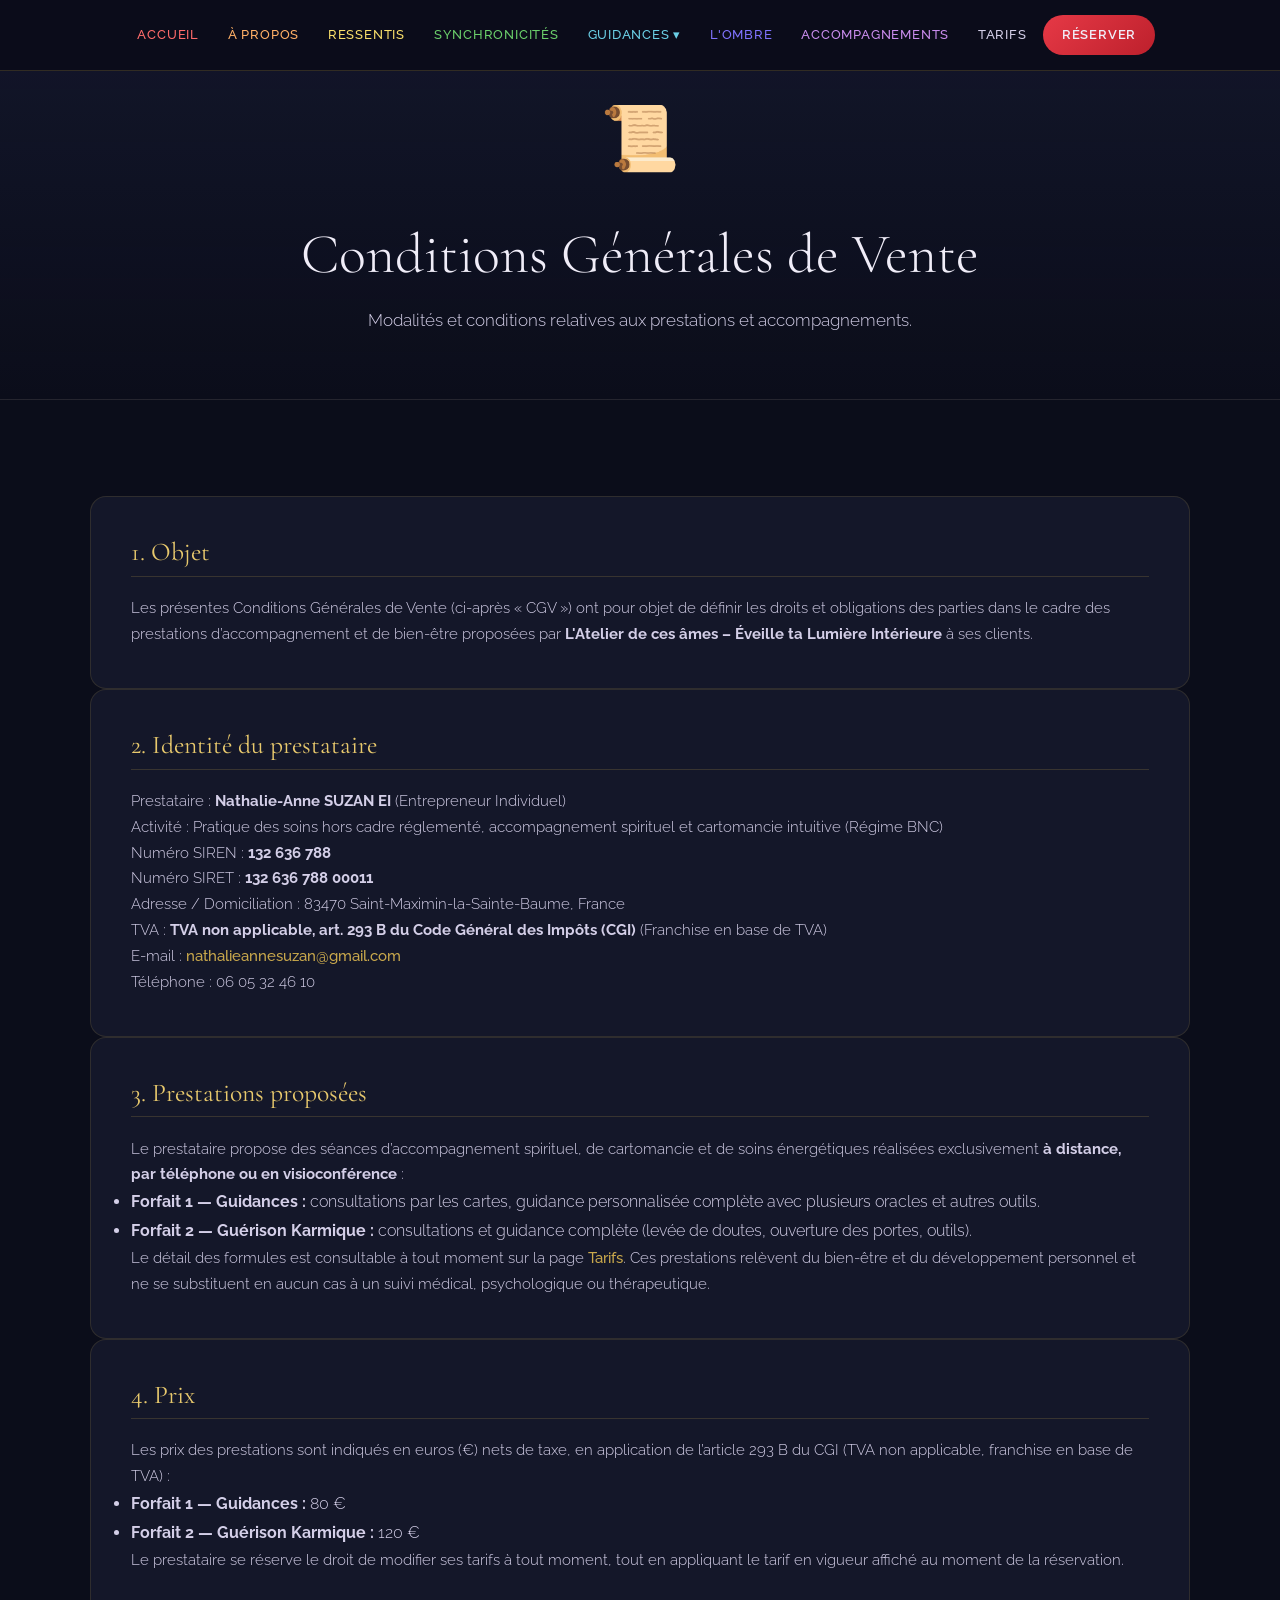
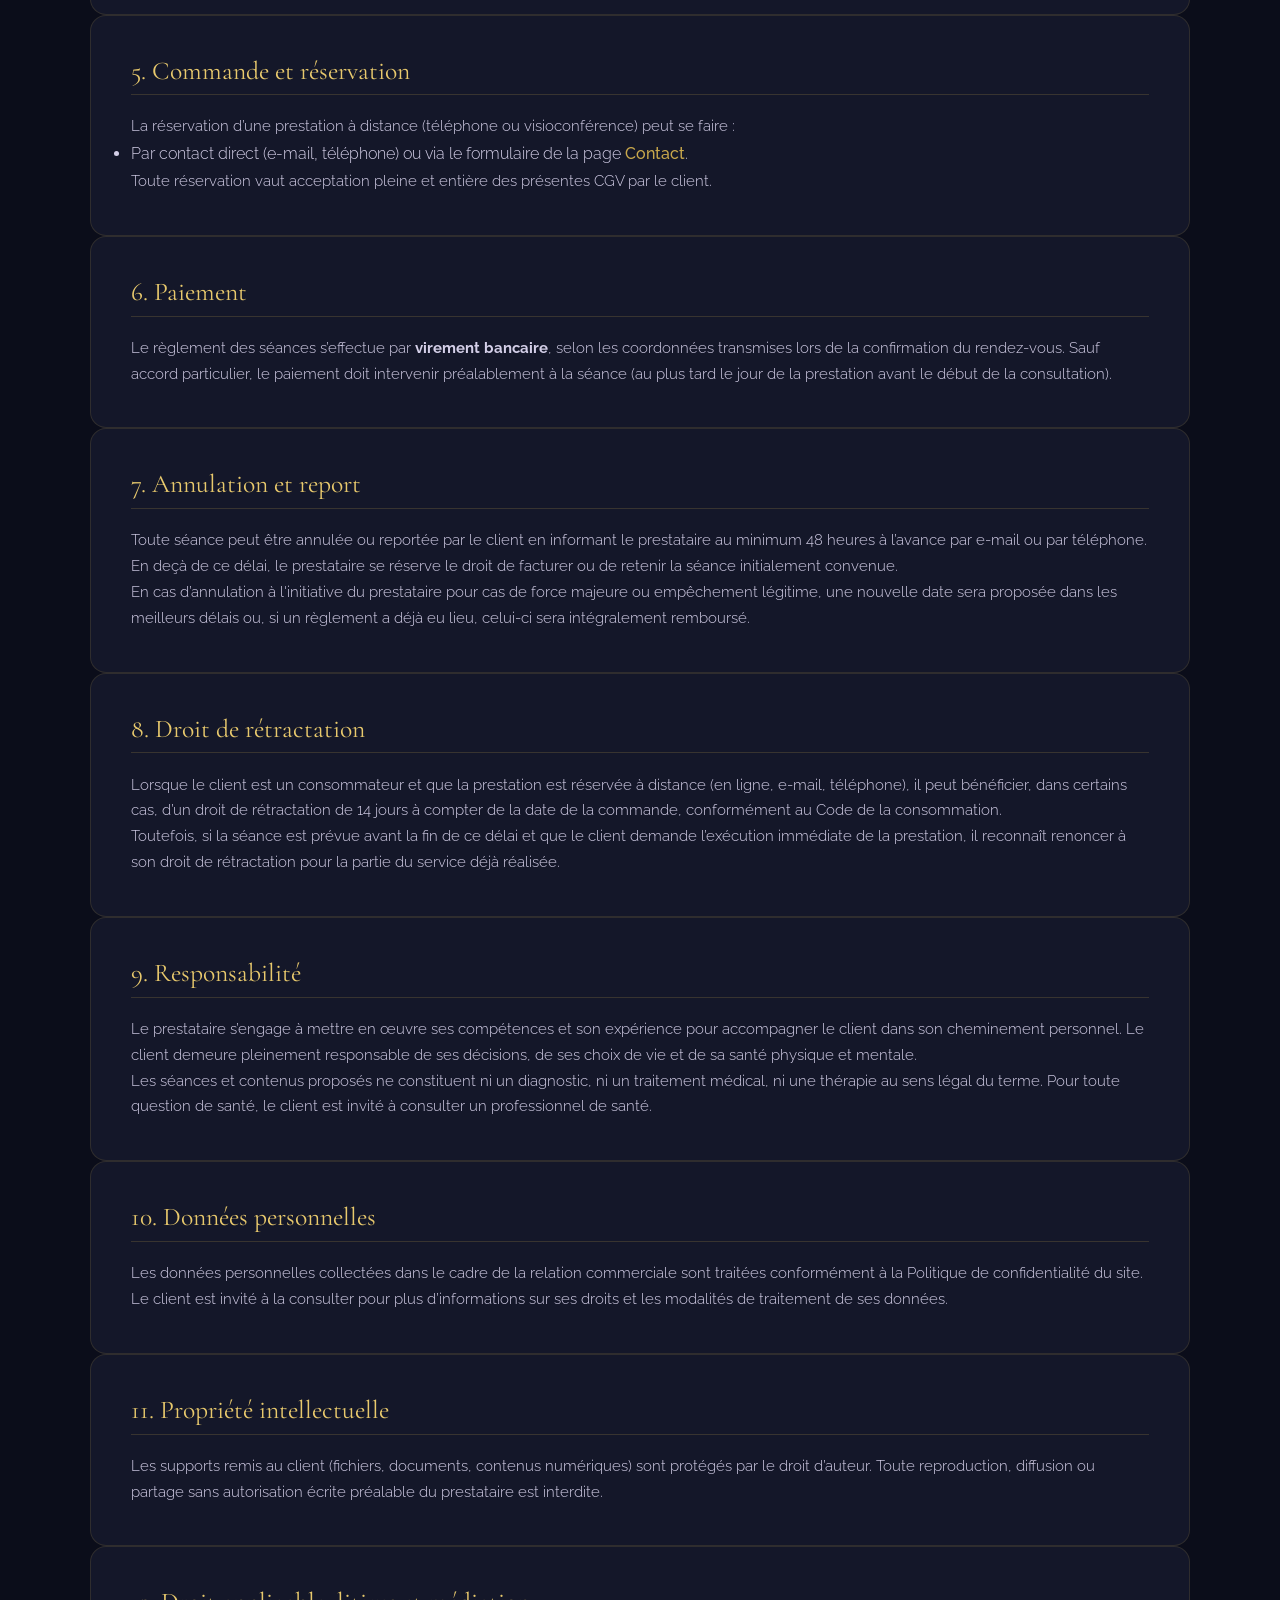
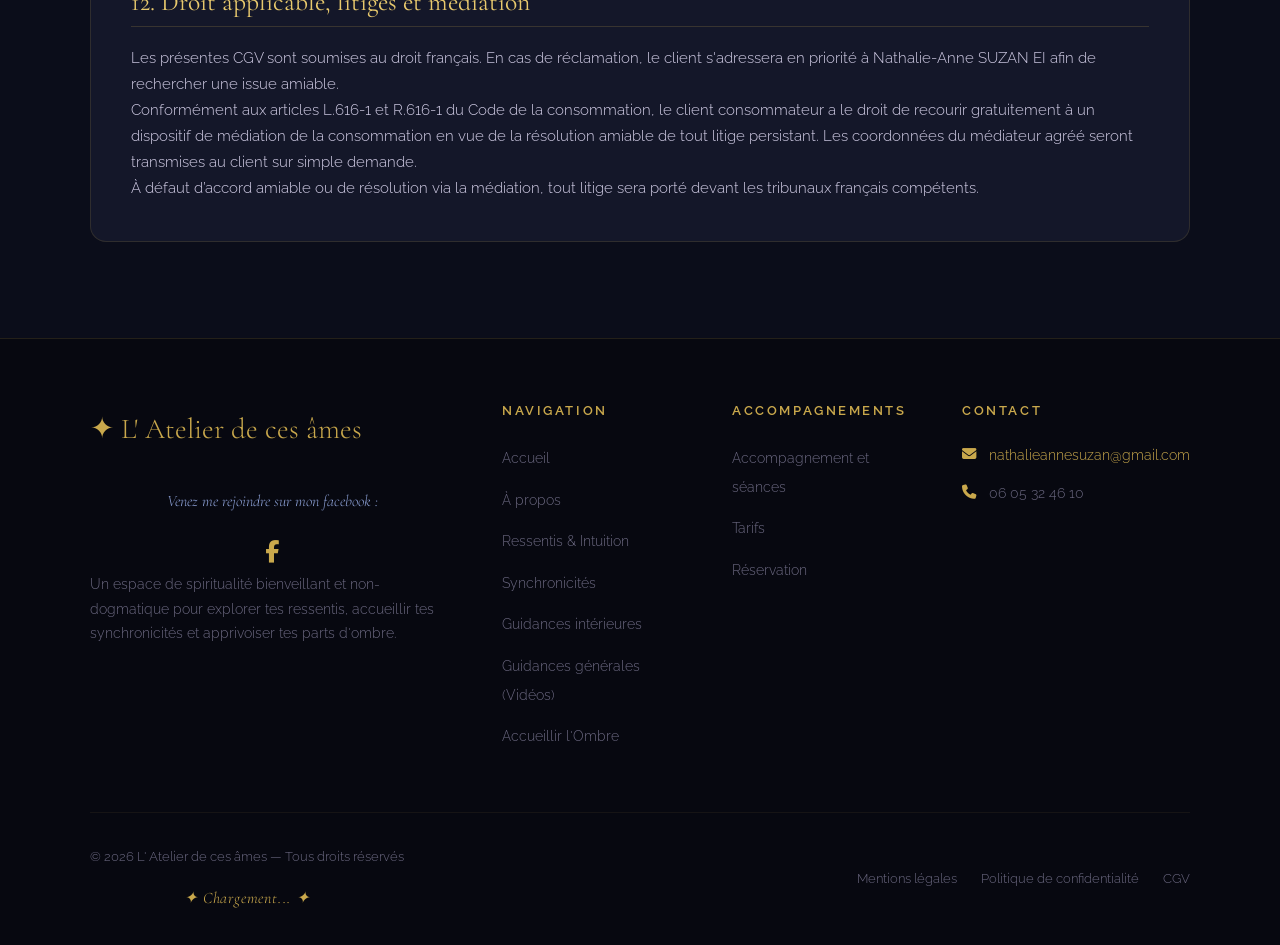
<file: cgv.html>
<!DOCTYPE html>
<html lang="fr">
<head>
  <meta charset="UTF-8">
  <meta name="viewport" content="width=device-width, initial-scale=1.0">
  <title>Conditions Générales de Vente – L' Atelier de ces âmes</title>
  <meta name="description" content="Conditions Générales de Vente (CGV) des prestations d'accompagnement spirituel et bien-être de L'Atelier de ces âmes.">
  <link rel="canonical" href="https://latelierdecesames.fr/cgv.html">
  <meta name="robots" content="index, follow">

  <!-- Favicon principal & multi-supports -->
  <link rel="icon" type="image/png" href="favicon.png">
  <link rel="icon" type="image/x-icon" href="favicon.ico">
  <link rel="apple-touch-icon" href="apple-touch-icon.png">

  <!-- Polices et Icônes -->
  <link rel="preconnect" href="https://fonts.googleapis.com">
  <link rel="preconnect" href="https://fonts.gstatic.com" crossorigin>
  <link rel="preconnect" href="https://cdnjs.cloudflare.com">
  <link rel="preload" as="style" href="https://fonts.googleapis.com/css2?family=Cormorant+Garamond:ital,wght@0,300;0,400;0,600;1,300;1,400&family=Raleway:wght@300;400;500;600&display=swap">
  <link rel="stylesheet" href="https://fonts.googleapis.com/css2?family=Cormorant+Garamond:ital,wght@0,300;0,400;0,600;1,300;1,400&family=Raleway:wght@300;400;500;600&display=swap" media="print" onload="this.media='all'">
  <noscript>
    <link rel="stylesheet" href="https://fonts.googleapis.com/css2?family=Cormorant+Garamond:ital,wght@0,300;0,400;0,600;1,300;1,400&family=Raleway:wght@300;400;500;600&display=swap">
  </noscript>
  <link rel="stylesheet" href="https://cdnjs.cloudflare.com/ajax/libs/font-awesome/6.5.0/css/all.min.css" media="print" onload="this.media='all'">
  <noscript>
    <link rel="stylesheet" href="https://cdnjs.cloudflare.com/ajax/libs/font-awesome/6.5.0/css/all.min.css">
  </noscript>

  <link rel="stylesheet" href="style.css">
  <!-- Style identique au site principal -->
  <style>
    :root {
      --nuit: #0b0d1a;
      --cosmos: #141729;
      --indigo: #3d4a8a;
      --lavande: #8b9fd4;
      --or: #c9a84c;
      --or-clair: #e8c96d;
      --texte: #d4cfe8;
      --texte-clair: #f0edf8;
      --gris-doux: #6b6880;
      --rayon: rgba(201,168,76,0.08);
    }
    * { margin:0; padding:0; box-sizing:border-box; }
    html { scroll-behavior:smooth; }
    body { font-family: 'Raleway', sans-serif; background-color: var(--nuit); color: var(--texte); line-height: 1.8; font-weight: 300; overflow-x: hidden; }
    h1, h2, h3, h4 { font-family: 'Cormorant Garamond', serif; line-height: 1.25; }
    h1 { font-size: clamp(2.2rem, 5vw, 3.5rem); font-weight: 300; color: var(--texte-clair); margin-bottom: 1rem; }
    h2 { font-size: clamp(2rem, 3.5vw, 2.6rem); font-weight: 300; color: var(--texte-clair); margin-bottom: 1rem; line-height: 1.2; }
    h3 { font-size: 1.4rem; font-weight: 400; color: var(--or-clair); margin-bottom: 1rem; line-height: 1.3; }
    h4 { font-size: 1.25rem; font-weight: 400; color: var(--or); margin-bottom: 1rem; line-height: 1.3; }
    .card h2 { font-family: 'Cormorant Garamond', serif; font-size: 1.6rem; color: var(--or-clair); margin-bottom: 1.2rem; font-weight: 400; border-bottom: 1px solid rgba(201,168,76,0.2); padding-bottom: 0.5rem; }
    .footer-col h4 { font-family: 'Raleway', sans-serif; font-size: 0.8rem; font-weight: 600; letter-spacing: 0.2em; text-transform: uppercase; color: var(--or); margin-bottom: 1.5rem; }
    nav { position:fixed; top:0; left:0; width:100%; z-index:1000; background:rgba(11,13,26,0.92); backdrop-filter:blur(12px); border-bottom:1px solid rgba(201,168,76,0.2); padding:0 2rem; }
    .nav-inner { max-width:1300px; margin:0 auto; display:flex; align-items:center; justify-content:center; height:70px; }
    .nav-logo { font-family:'Cormorant Garamond',serif; font-size:clamp(1.05rem,4vw,1.5rem); font-weight:600; color:var(--or); letter-spacing:0.05em; text-decoration:none; white-space:nowrap; }
    .nav-links { display:flex; list-style:none; gap:0.2rem; align-items:center; }
    .nav-links li:nth-child(1) a { --chakra-color: #ff6b6b; --chakra-bg: rgba(255, 107, 107, 0.15); }
    .nav-links li:nth-child(2) a { --chakra-color: #ffb067; --chakra-bg: rgba(255, 176, 103, 0.15); }
    .nav-links li:nth-child(3) a { --chakra-color: #fae06b; --chakra-bg: rgba(250, 224, 107, 0.15); }
    .nav-links li:nth-child(4) a { --chakra-color: #6bcf6b; --chakra-bg: rgba(107, 207, 107, 0.15); }
    .nav-links li:nth-child(5) a { --chakra-color: #6bcfe6; --chakra-bg: rgba(107, 207, 230, 0.15); }
    .nav-links li:nth-child(6) a { --chakra-color: #8073ff; --chakra-bg: rgba(128, 115, 255, 0.15); }
    .nav-links li:nth-child(7) a { --chakra-color: #c98ced; --chakra-bg: rgba(201, 140, 237, 0.15); }
    .nav-links a { display:block; padding:0.5rem 0.8rem; color:var(--chakra-color, var(--texte)); text-decoration:none; font-size:0.82rem; font-weight:500; letter-spacing:0.06em; text-transform:uppercase; border-radius:4px; transition:all 0.3s ease; }
    .nav-links a:hover { background:var(--chakra-bg, var(--rayon)); transform:translateY(-1px); }
    .nav-cta { background:linear-gradient(135deg,#e63946,#bd202c); color:var(--texte-clair)!important; font-weight:600!important; border-radius:25px!important; padding:0.5rem 1.2rem!important; text-shadow:none!important; transform:none!important; }
    .nav-cta:hover { transform:translateY(-2px)!important; box-shadow:0 5px 15px rgba(230,57,70,0.3); }
    .hamburger { display:none; flex-direction:column; gap:5px; cursor:pointer; background:none; border:none; padding:5px; }
    .hamburger span { width:25px; height:2px; background:var(--or); border-radius:2px; transition:0.3s; }
    @media(max-width: 1024px) { .hamburger { display:flex; } .nav-links { display:none; position:fixed; top:70px; left:0; right:0; background:rgba(11,13,26,0.98); flex-direction:column; padding:2rem; gap:0.5rem; border-bottom:1px solid rgba(201,168,76,0.2); } .nav-links.open { display:flex; } }
    @media(max-width: 768px) { .footer-bottom { flex-direction: column; text-align: center; } .card { padding: 1.5rem; } }
    main a { color: var(--or); text-decoration: none; font-weight: 500; transition: color 0.3s ease; }
    main a:hover { color: var(--or-clair); text-decoration: underline; }
  </style>
  <!-- Google tag (gtag.js) -->
<script async src="https://www.googletagmanager.com/gtag/js?id=G-78YX6P1FXL"></script>
<script>
  window.dataLayer = window.dataLayer || [];
  function gtag(){dataLayer.push(arguments);}
  gtag('js', new Date());

  gtag('config', 'G-78YX6P1FXL');
</script>
</head>
<body>

  <nav>
    <div class="nav-inner">
      <button class="hamburger" id="hamburger" onclick="toggleMenu()" aria-label="Menu">
        <span></span><span></span><span></span>
      </button>
      <ul class="nav-links" id="navLinks">
        <li><a href="index.html">Accueil</a></li>
        <li><a href="apropos.html">À propos</a></li>
        <li><a href="ressentis.html">Ressentis</a></li>
        <li><a href="synchronicites.html">Synchronicités</a></li>
        <li class="nav-dropdown">
          <a href="guidances.html" class="nav-dropdown-toggle">Guidances <span class="dropdown-arrow" aria-hidden="true">▾</span></a>
          <ul class="nav-dropdown-menu">
            <li><a href="guidances-generales.html">Guidances générales (Vidéos)</a></li>
          </ul>
        </li>
        <li><a href="ombre.html">L'Ombre</a></li>
        <li><a href="accompagnements.html">Accompagnements</a></li>
        <li><a href="tarifs.html">Tarifs</a></li>
        <li><a href="contact.html" class="nav-cta">Réserver</a></li>
      </ul>
    </div>
  </nav>

  <script>
    function toggleMenu() {
      document.getElementById('navLinks').classList.toggle('open');
    }
  </script>

  <!-- En-tête -->
  <div class="page-hero">
    <span class="page-hero-icon">📜</span>
    <h1>Conditions Générales de Vente</h1>
    <p>Modalités et conditions relatives aux prestations et accompagnements.</p>
  </div>

  <!-- Contenu -->
  <main class="section">
    <div class="container">
      
      <div class="card">
        <h2>1. Objet</h2>
        <p>Les présentes Conditions Générales de Vente (ci-après « CGV ») ont pour objet de définir les droits et obligations des parties dans le cadre des prestations d’accompagnement et de bien‑être proposées par <strong>L'Atelier de ces âmes – Éveille ta Lumière Intérieure</strong> à ses clients.</p>
      </div>

      <div class="card">
        <h2>2. Identité du prestataire</h2>
        <p>
          Prestataire : <strong>Nathalie-Anne SUZAN EI</strong> (Entrepreneur Individuel)<br>
          Activité : Pratique des soins hors cadre réglementé, accompagnement spirituel et cartomancie intuitive (Régime BNC)<br>
          Numéro SIREN : <strong>132 636 788</strong><br>
          Numéro SIRET : <strong>132 636 788 00011</strong><br>
          Adresse / Domiciliation : 83470 Saint-Maximin-la-Sainte-Baume, France<br>
          TVA : <strong>TVA non applicable, art. 293 B du Code Général des Impôts (CGI)</strong> (Franchise en base de TVA)<br>
          E-mail : <a href="mailto:nathalieannesuzan@gmail.com">nathalieannesuzan@gmail.com</a><br>
          Téléphone : 06 05 32 46 10
        </p>
      </div>

      <div class="card">
        <h2>3. Prestations proposées</h2>
        <p>Le prestataire propose des séances d’accompagnement spirituel, de cartomancie et de soins énergétiques réalisées exclusivement <strong>à distance, par téléphone ou en visioconférence</strong> :</p>
        <ul>
          <li><strong>Forfait 1 — Guidances :</strong> consultations par les cartes, guidance personnalisée complète avec plusieurs oracles et autres outils.</li>
          <li><strong>Forfait 2 — Guérison Karmique :</strong> consultations et guidance complète (levée de doutes, ouverture des portes, outils).</li>
        </ul>
        <p>Le détail des formules est consultable à tout moment sur la page <a href="tarifs.html">Tarifs</a>. Ces prestations relèvent du bien‑être et du développement personnel et ne se substituent en aucun cas à un suivi médical, psychologique ou thérapeutique.</p>
      </div>

      <div class="card">
        <h2>4. Prix</h2>
        <p>Les prix des prestations sont indiqués en euros (€) nets de taxe, en application de l’article 293 B du CGI (TVA non applicable, franchise en base de TVA) :</p>
        <ul>
          <li><strong>Forfait 1 — Guidances :</strong> 80 €</li>
          <li><strong>Forfait 2 — Guérison Karmique :</strong> 120 €</li>
        </ul>
        <p>Le prestataire se réserve le droit de modifier ses tarifs à tout moment, tout en appliquant le tarif en vigueur affiché au moment de la réservation.</p>
      </div>

      <div class="card">
        <h2>5. Commande et réservation</h2>
        <p>La réservation d’une prestation à distance (téléphone ou visioconférence) peut se faire :</p>
        <ul>
          <li>Par contact direct (e‑mail, téléphone) ou via le formulaire de la page <a href="contact.html">Contact</a>.</li>
        </ul>
        <p>Toute réservation vaut acceptation pleine et entière des présentes CGV par le client.</p>
      </div>

      <div class="card">
        <h2>6. Paiement</h2>
        <p>Le règlement des séances s’effectue par <strong>virement bancaire</strong>, selon les coordonnées transmises lors de la confirmation du rendez‑vous. Sauf accord particulier, le paiement doit intervenir préalablement à la séance (au plus tard le jour de la prestation avant le début de la consultation).</p>
      </div>

      <div class="card">
        <h2>7. Annulation et report</h2>
        <p>Toute séance peut être annulée ou reportée par le client en informant le prestataire au minimum 48 heures à l’avance par e-mail ou par téléphone. En deçà de ce délai, le prestataire se réserve le droit de facturer ou de retenir la séance initialement convenue.</p>
        <p>En cas d’annulation à l'initiative du prestataire pour cas de force majeure ou empêchement légitime, une nouvelle date sera proposée dans les meilleurs délais ou, si un règlement a déjà eu lieu, celui-ci sera intégralement remboursé.</p>
      </div>

      <div class="card">
        <h2>8. Droit de rétractation</h2>
        <p>Lorsque le client est un consommateur et que la prestation est réservée à distance (en ligne, e‑mail, téléphone), il peut bénéficier, dans certains cas, d’un droit de rétractation de 14 jours à compter de la date de la commande, conformément au Code de la consommation.</p>
        <p>Toutefois, si la séance est prévue avant la fin de ce délai et que le client demande l’exécution immédiate de la prestation, il reconnaît renoncer à son droit de rétractation pour la partie du service déjà réalisée.</p>
      </div>

      <div class="card">
        <h2>9. Responsabilité</h2>
        <p>Le prestataire s’engage à mettre en œuvre ses compétences et son expérience pour accompagner le client dans son cheminement personnel. Le client demeure pleinement responsable de ses décisions, de ses choix de vie et de sa santé physique et mentale.</p>
        <p>Les séances et contenus proposés ne constituent ni un diagnostic, ni un traitement médical, ni une thérapie au sens légal du terme. Pour toute question de santé, le client est invité à consulter un professionnel de santé.</p>
      </div>

      <div class="card">
        <h2>10. Données personnelles</h2>
        <p>Les données personnelles collectées dans le cadre de la relation commerciale sont traitées conformément à la Politique de confidentialité du site. Le client est invité à la consulter pour plus d’informations sur ses droits et les modalités de traitement de ses données.</p>
      </div>

      <div class="card">
        <h2>11. Propriété intellectuelle</h2>
        <p>Les supports remis au client (fichiers, documents, contenus numériques) sont protégés par le droit d’auteur. Toute reproduction, diffusion ou partage sans autorisation écrite préalable du prestataire est interdite.</p>
      </div>

      <div class="card">
        <h2>12. Droit applicable, litiges et médiation</h2>
        <p>Les présentes CGV sont soumises au droit français. En cas de réclamation, le client s'adressera en priorité à Nathalie-Anne SUZAN EI afin de rechercher une issue amiable.</p>
        <p>Conformément aux articles L.616-1 et R.616-1 du Code de la consommation, le client consommateur a le droit de recourir gratuitement à un dispositif de médiation de la consommation en vue de la résolution amiable de tout litige persistant. Les coordonnées du médiateur agréé seront transmises au client sur simple demande.</p>
        <p>À défaut d’accord amiable ou de résolution via la médiation, tout litige sera porté devant les tribunaux français compétents.</p>
      </div>

    </div>
  </main>

  <!-- Pied de page -->
  <footer>
  <div class="footer-grid">
    <div>
      <span class="footer-logo">✦ L' Atelier de ces âmes</span>

      <div class="footer-socials">
        <p>Venez me rejoindre sur mon facebook :</p>
        <div class="social-icons">
          <a href="https://www.facebook.com/var83/" target="_blank" rel="noopener noreferrer" title="Facebook" aria-label="Facebook"><i class="fab fa-facebook-f"></i></a>
        </div>
      </div>

      <p class="footer-desc">
        Un espace de spiritualité bienveillant et non-dogmatique pour explorer tes ressentis,
        accueillir tes synchronicités et apprivoiser tes parts d'ombre.
      </p>
    </div>

    <div class="footer-col">
      <h4>Navigation</h4>
      <ul>
        <li><a href="index.html">Accueil</a></li>
        <li><a href="apropos.html">À propos</a></li>
        <li><a href="ressentis.html">Ressentis & Intuition</a></li>
        <li><a href="synchronicites.html">Synchronicités</a></li>
        <li><a href="guidances.html">Guidances intérieures</a></li>
        <li><a href="guidances-generales.html">Guidances générales (Vidéos)</a></li>
        <li><a href="ombre.html">Accueillir l'Ombre</a></li>
      </ul>
    </div>

    <div class="footer-col">
      <h4>Accompagnements</h4>
      <ul>
        <li><a href="accompagnements.html">Accompagnement et séances</a></li>
        <li><a href="tarifs.html">Tarifs</a></li>
        <li><a href="contact.html">Réservation</a></li>
      </ul>
    </div>

    <div class="footer-col">
      <h4>Contact</h4>
      <div class="footer-info">
        <i class="fas fa-envelope"></i>
        <a href="mailto:nathalieannesuzan@gmail.com">nathalieannesuzan@gmail.com</a>
      </div>
      <div class="footer-info">
        <i class="fas fa-phone"></i>06 05 32 46 10
      </div>
    </div>
  </div>

  <div class="footer-bottom">
    <div>
      <p>© 2026 L' Atelier de ces âmes — Tous droits réservés</p>
      <div class="visitor-counter" id="visitor-counter">✦ Chargement... ✦</div>
    </div>
    <div class="footer-legal">
      <a href="mentions-legales.html">Mentions légales</a>
      <a href="politique-confidentialite.html">Politique de confidentialité</a>
      <a href="cgv.html">CGV</a>
    </div>
  </div>
</footer>

<div id="imageLightbox" class="lightbox" onclick="closeLightbox(event)">
  <button class="lightbox-close" onclick="closeLightbox(event)">&times;</button>
  <img class="lightbox-content" id="lightboxImage" src="data:image/svg+xml,%3Csvg xmlns='http://www.w3.org/2000/svg'/%3E" alt="" />
  <div id="lightboxCaption" class="lightbox-caption"></div>
</div>


</body>
</html>
</file>
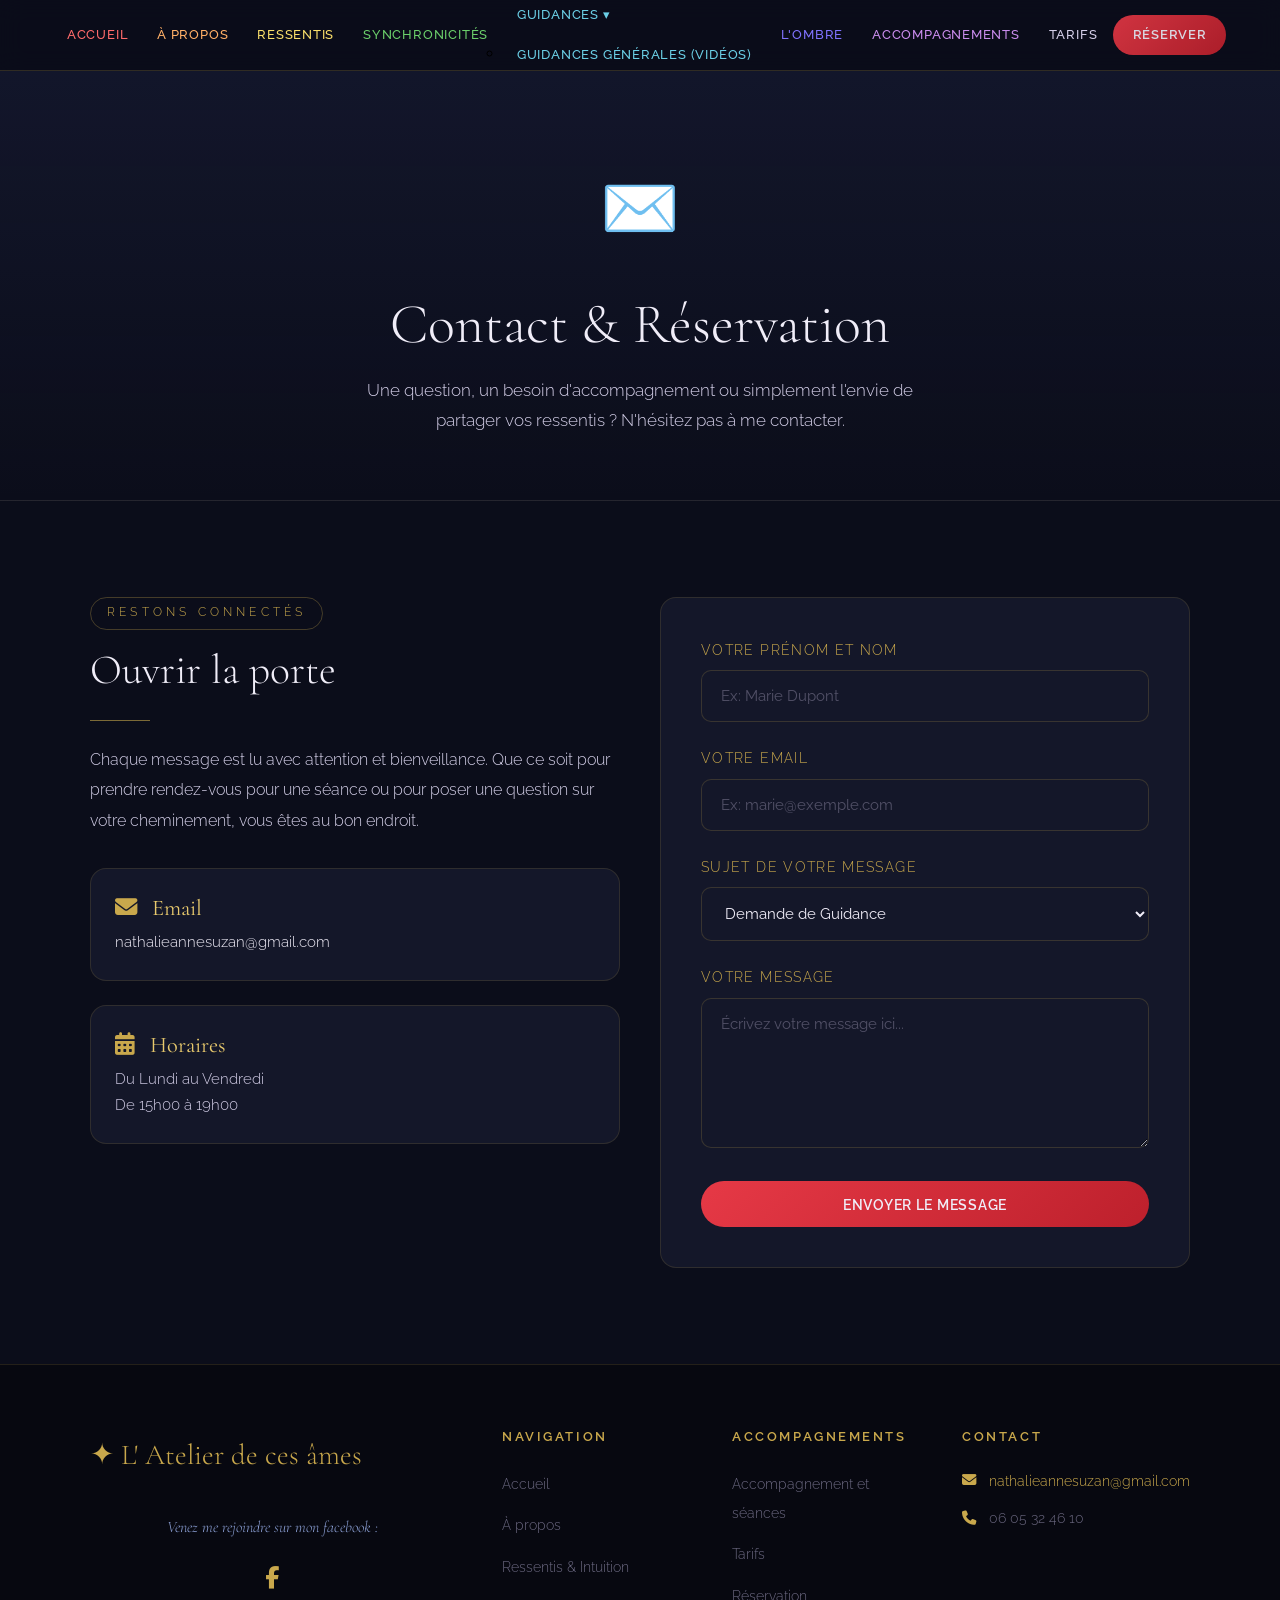
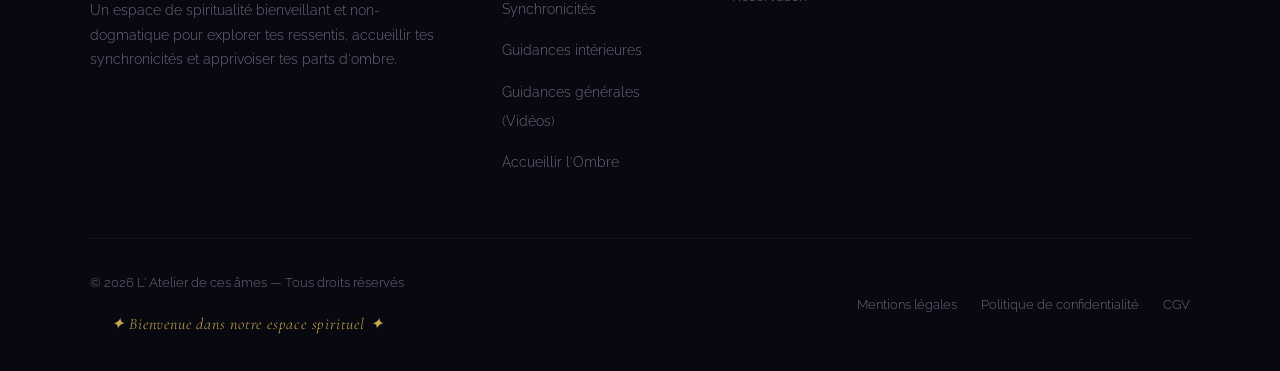
<file: contact.html>
<!doctype html>
<html lang="fr">
  <head>
    <meta charset="UTF-8" />
    <meta name="viewport" content="width=device-width, initial-scale=1.0" />
    <title>Réserver une Guidance ou un Soin — L'Atelier de ces Âmes</title>
    <meta
      name="description"
      content="Prenez rendez-vous avec Nathalie Anne Suzan pour une séance de guidance, cartomancie ou soin karmique (en ligne ou Var). Écoute bienveillante et sans jugement."
    />
    <meta
      name="keywords"
      content="réserver guidance, rendez-vous soin karmique, contact Nathalie Anne Suzan, cartomancie Var, séance spirituelle à distance"
    />
    <link rel="canonical" href="https://latelierdecesames.fr/contact.html" />

    <!-- Open Graph / Réseaux Sociaux -->
    <meta
      property="og:title"
      content="Réserver une Séance — L'Atelier de ces Âmes"
    />
    <meta
      property="og:description"
      content="Contactez Nathalie Anne Suzan pour convenir d'un rendez-vous en guidance ou soin karmique."
    />
    <meta property="og:type" content="website" />
    <meta
      property="og:url"
      content="https://latelierdecesames.fr/contact.html"
    />
    <meta
      property="og:image"
      content="https://latelierdecesames.fr/images/og-image.jpg"
    />

    <!-- Favicon principal & multi-supports -->
    <link rel="icon" type="image/png" href="favicon.png" />
    <link rel="icon" type="image/x-icon" href="favicon.ico" />
    <link rel="apple-touch-icon" href="apple-touch-icon.png" />

    <meta name="robots" content="index, follow" />
    <link rel="preconnect" href="https://fonts.googleapis.com" />
    <link rel="preconnect" href="https://fonts.gstatic.com" crossorigin />
    <link rel="preconnect" href="https://cdnjs.cloudflare.com" />
    <link
      rel="preload"
      as="style"
      href="https://fonts.googleapis.com/css2?family=Cormorant+Garamond:ital,wght@0,300;0,400;0,600;1,300;1,400&family=Raleway:wght@300;400;500;600&display=swap"
    />
    <link
      rel="stylesheet"
      href="https://fonts.googleapis.com/css2?family=Cormorant+Garamond:ital,wght@0,300;0,400;0,600;1,300;1,400&family=Raleway:wght@300;400;500;600&display=swap"
      media="print"
      onload="this.media = 'all'"
    />
    <noscript>
      <link
        rel="stylesheet"
        href="https://fonts.googleapis.com/css2?family=Cormorant+Garamond:ital,wght@0,300;0,400;0,600;1,300;1,400&family=Raleway:wght@300;400;500;600&display=swap"
      />
    </noscript>
    <link
      rel="stylesheet"
      href="https://cdnjs.cloudflare.com/ajax/libs/font-awesome/6.5.0/css/all.min.css"
      media="print"
      onload="this.media = 'all'"
    />
    <noscript>
      <link
        rel="stylesheet"
        href="https://cdnjs.cloudflare.com/ajax/libs/font-awesome/6.5.0/css/all.min.css"
      />
    </noscript>

    <style>
      /* ===================================================
   L'ATELIER DE CES ÂMES — Styles intégrés autonomes
   =================================================== */

      /* --- Variables globales --- */
      :root {
        --nuit: #0b0d1a;
        --cosmos: #141729;
        --indigo: #3d4a8a;
        --lavande: #8b9fd4;
        --or: #c9a84c;
        --or-clair: #e8c96d;
        --texte: #d4cfe8;
        --texte-clair: #f0edf8;
        --gris-doux: #6b6880;
        --rayon: rgba(201, 168, 76, 0.08);
      }

      /* --- Footer socials --- */
      .footer-socials {
        margin-top: 2rem;
        text-align: center;
      }

      .footer-socials p {
        font-family: "Cormorant Garamond", serif;
        font-style: italic;
        color: var(--lavande);
        margin-bottom: 1rem;
      }

      .social-icons {
        display: flex;
        justify-content: center;
        gap: 1.5rem;
      }

      .social-icons a {
        color: var(--or);
        font-size: 1.4rem;
        transition: all 0.3s ease;
        text-decoration: none;
      }

      .social-icons a:hover {
        color: var(--or-clair);
        transform: translateY(-3px);
        text-shadow: 0 0 8px rgba(232, 201, 109, 0.6);
      }

      /* --- Reset & Base --- */
      * {
        margin: 0;
        padding: 0;
        box-sizing: border-box;
      }
      html {
        scroll-behavior: smooth;
      }
      body {
        font-family: "Raleway", sans-serif;
        background-color: var(--nuit);
        line-height: 1.8;
        font-weight: 300;
        overflow-x: hidden;
      }
      img {
        max-width: 100%;
        height: auto;
      }

      h1,
      h2,
      h3,
      h4 {
        font-family: "Cormorant Garamond", serif;
        line-height: 1.25;
      }
      h1 {
        font-size: clamp(2.2rem, 5vw, 3.5rem);
        font-weight: 300;
        color: var(--texte-clair);
        margin-bottom: 1rem;
      }
      h2 {
        font-size: clamp(2rem, 3.5vw, 2.6rem);
        font-weight: 300;
        color: var(--texte-clair);
        margin-bottom: 1rem;
        line-height: 1.2;
      }
      h3 {
        font-size: 1.4rem;
        font-weight: 400;
        color: var(--or-clair);
        margin-bottom: 1rem;
        line-height: 1.3;
      }
      h4 {
        font-size: 1.25rem;
        font-weight: 400;
        color: var(--or);
        margin-bottom: 1rem;
        line-height: 1.3;
      }

      /* --- Navigation --- */
      nav {
        position: fixed;
        top: 0;
        left: 0;
        width: 100%;
        z-index: 1000;
        background: rgba(11, 13, 26, 0.92);
        backdrop-filter: blur(12px);
        border-bottom: 1px solid rgba(201, 168, 76, 0.2);
        padding: 0 2rem;
      }
      .nav-inner {
        max-width: 1300px;
        margin: 0 auto;
        display: flex;
        align-items: center;
        justify-content: center;
        height: 70px;
      }
      .nav-logo {
        font-family: "Cormorant Garamond", serif;
        font-size: clamp(1.05rem, 4vw, 1.5rem);
        font-weight: 600;
        color: var(--or);
        letter-spacing: 0.05em;
        text-decoration: none;
        white-space: nowrap;
      }
      .nav-links {
        display: flex;
        list-style: none;
        gap: 0.2rem;
        align-items: center;
      }
      .nav-links li:nth-child(1) a {
        --chakra-color: #ff6b6b;
        --chakra-bg: rgba(255, 107, 107, 0.15);
      }
      .nav-links li:nth-child(2) a {
        --chakra-color: #ffb067;
        --chakra-bg: rgba(255, 176, 103, 0.15);
      }
      .nav-links li:nth-child(3) a {
        --chakra-color: #fae06b;
        --chakra-bg: rgba(250, 224, 107, 0.15);
      }
      .nav-links li:nth-child(4) a {
        --chakra-color: #6bcf6b;
        --chakra-bg: rgba(107, 207, 107, 0.15);
      }
      .nav-links li:nth-child(5) a {
        --chakra-color: #6bcfe6;
        --chakra-bg: rgba(107, 207, 230, 0.15);
      }
      .nav-links li:nth-child(6) a {
        --chakra-color: #8073ff;
        --chakra-bg: rgba(128, 115, 255, 0.15);
      }
      .nav-links li:nth-child(7) a {
        --chakra-color: #c98ced;
        --chakra-bg: rgba(201, 140, 237, 0.15);
      }
      .nav-links a {
        display: block;
        padding: 0.5rem 0.8rem;
        color: var(--chakra-color, var(--texte));
        text-decoration: none;
        font-size: 0.82rem;
        font-weight: 500;
        letter-spacing: 0.06em;
        text-transform: uppercase;
        border-radius: 4px;
        transition: all 0.3s ease;
        cursor: pointer;
      }
      .nav-links a.active {
        text-shadow: 0 0 10px var(--chakra-color, var(--or));
        opacity: 0.9;
      }
      .nav-links a:hover {
        background: var(--chakra-bg, var(--rayon));
        transform: translateY(-1px);
      }
      .nav-cta {
        background: linear-gradient(135deg, #e63946, #bd202c);
        color: var(--texte-clair) !important;
        font-weight: 600 !important;
        border-radius: 25px !important;
        padding: 0.5rem 1.2rem !important;
        text-shadow: none !important;
        transform: none !important;
      }
      .nav-cta:hover {
        transform: translateY(-2px) !important;
        box-shadow: 0 5px 15px rgba(230, 57, 70, 0.3);
      }
      .hamburger {
        display: none;
        flex-direction: column;
        gap: 5px;
        cursor: pointer;
        background: none;
        border: none;
        padding: 5px;
      }
      .hamburger span {
        width: 25px;
        height: 2px;
        background: var(--or);
        border-radius: 2px;
        transition: 0.3s;
      }

      /* --- Pages & Animations --- */
      .page-section {
        display: none;
        padding-top: 70px;
        min-height: 100vh;
        animation: fadeIn 0.5s ease;
      }
      .page-section.active {
        display: block;
      }
      @keyframes fadeIn {
        from {
          opacity: 0;
          transform: translateY(15px);
        }
        to {
          opacity: 1;
          transform: translateY(0);
        }
      }

      /* --- Boutons --- */
      .btn-primary {
        display: inline-block;
        padding: 0.9rem 2.2rem;
        background: linear-gradient(135deg, #e63946, #bd202c);
        color: var(--texte-clair);
        text-decoration: none;
        border-radius: 50px;
        font-weight: 600;
        font-size: 0.9rem;
        letter-spacing: 0.05em;
        cursor: pointer;
        border: none;
        transition: all 0.3s ease;
        text-transform: uppercase;
        font-family: "Raleway", sans-serif;
      }
      .btn-primary:hover {
        transform: translateY(-3px);
        box-shadow: 0 15px 35px rgba(230, 57, 70, 0.4);
      }
      .btn-secondary {
        display: inline-block;
        padding: 0.9rem 2.2rem;
        background: linear-gradient(135deg, #007fff, #0059b3);
        color: var(--texte-clair);
        text-decoration: none;
        border-radius: 50px;
        font-weight: 500;
        font-size: 0.9rem;
        letter-spacing: 0.05em;
        cursor: pointer;
        border: none;
        transition: all 0.3s ease;
        text-transform: uppercase;
        font-family: "Raleway", sans-serif;
      }
      .btn-secondary:hover {
        transform: translateY(-3px);
        box-shadow: 0 15px 35px rgba(0, 127, 255, 0.4);
      }

      /* --- Sections & Layout --- */
      .section {
        padding: 6rem 2rem;
      }
      .section-alt {
        background: var(--cosmos);
      }
      .container {
        max-width: 1100px;
        margin: 0 auto;
      }
      .section-header {
        text-align: center;
        margin-bottom: 4rem;
      }
      .section-label {
        display: inline-block;
        font-size: 0.75rem;
        letter-spacing: 0.35em;
        text-transform: uppercase;
        color: var(--or);
        margin-bottom: 1rem;
        padding: 0.3rem 1rem;
        border: 1px solid rgba(201, 168, 76, 0.3);
        border-radius: 20px;
      }
      .section-title {
        font-family: "Cormorant Garamond", serif;
        font-size: clamp(2rem, 3.5vw, 2.6rem);
        font-weight: 300;
        color: var(--texte-clair);
        margin-bottom: 1rem;
        line-height: 1.2;
      }
      .section-subtitle {
        font-size: 1.05rem;
        color: var(--gris-doux);
        max-width: 600px;
        margin: 0 auto;
        font-weight: 300;
      }
      .divider {
        width: 60px;
        height: 1px;
        background: var(--or);
        margin: 1.5rem auto;
        opacity: 0.6;
      }
      .grid-3 {
        display: grid;
        grid-template-columns: repeat(auto-fit, minmax(300px, 1fr));
        gap: 2rem;
      }
      .grid-2 {
        display: grid;
        grid-template-columns: repeat(auto-fit, minmax(400px, 1fr));
        gap: 2.5rem;
        align-items: start;
      }

      /* --- Cards --- */
      .card {
        background: var(--cosmos);
        border: 1px solid rgba(201, 168, 76, 0.15);
        border-radius: 16px;
        padding: 2.5rem;
        position: relative;
        overflow: hidden;
      }
      .card-icon {
        font-size: 2.5rem;
        color: var(--or);
        margin-bottom: 1.5rem;
        display: block;
      }
      .card h3 {
        font-family: "Cormorant Garamond", serif;
        font-size: 1.4rem;
        color: var(--or-clair);
        margin-bottom: 1rem;
        font-weight: 400;
      }
      .card h4 {
        font-family: "Cormorant Garamond", serif;
        font-size: 1.25rem;
        color: var(--or);
        margin-bottom: 1rem;
        font-weight: 400;
      }
      .card p {
        color: var(--texte);
        font-size: 0.95rem;
        line-height: 1.7;
      }

      /* --- Formulaires --- */
      .form-group {
        margin-bottom: 1.5rem;
      }
      .form-group label {
        display: block;
        font-size: 0.85rem;
        color: var(--or);
        letter-spacing: 0.1em;
        text-transform: uppercase;
        margin-bottom: 0.5rem;
      }
      .form-group input,
      .form-group textarea,
      .form-group select {
        width: 100%;
        padding: 1rem 1.2rem;
        background: var(--cosmos);
        border: 1px solid rgba(201, 168, 76, 0.2);
        border-radius: 10px;
        color: var(--texte-clair);
        font-family: "Raleway", sans-serif;
        font-size: 0.95rem;
        transition: border-color 0.3s;
        outline: none;
      }
      .form-group input:focus,
      .form-group textarea:focus,
      .form-group select:focus {
        border-color: var(--or);
      }
      .form-group textarea {
        min-height: 150px;
        resize: vertical;
      }
      .form-group select option {
        background: var(--cosmos);
      }
      ::placeholder {
        color: var(--gris-doux);
        opacity: 0.7;
      }

      /* --- Page hero (sous-pages) --- */
      .page-hero {
        padding: 5rem 2rem 4rem;
        text-align: center;
        background: linear-gradient(
          180deg,
          rgba(61, 74, 138, 0.15) 0%,
          transparent 100%
        );
        border-bottom: 1px solid rgba(201, 168, 76, 0.1);
      }
      .page-hero-icon {
        font-size: 4rem;
        display: block;
        margin-bottom: 1.5rem;
      }
      .page-hero h1 {
        font-family: "Cormorant Garamond", serif;
        font-size: clamp(2.2rem, 5vw, 3.5rem);
        color: var(--texte-clair);
        font-weight: 300;
        margin-bottom: 1rem;
      }
      .page-hero p {
        max-width: 600px;
        margin: 0 auto;
        color: var(--texte);
        font-size: 1.05rem;
      }

      /* --- Footer --- */
      footer {
        background: #070810;
        border-top: 1px solid rgba(201, 168, 76, 0.15);
        padding: 4rem 2rem 2rem;
      }
      .footer-grid {
        max-width: 1100px;
        margin: 0 auto 3rem;
        display: grid;
        grid-template-columns: 2fr 1fr 1fr 1fr;
        gap: 3rem;
      }
      .footer-logo {
        font-family: "Cormorant Garamond", serif;
        font-size: 1.8rem;
        color: var(--or);
        margin-bottom: 1rem;
        display: block;
      }
      .footer-desc {
        color: var(--gris-doux);
        font-size: 0.9rem;
        line-height: 1.7;
        margin-bottom: 1.5rem;
      }
      .social-links {
        display: flex;
        gap: 1rem;
      }
      .social-links a {
        width: 38px;
        height: 38px;
        display: flex;
        align-items: center;
        justify-content: center;
        background: rgba(201, 168, 76, 0.1);
        border: 1px solid rgba(201, 168, 76, 0.2);
        border-radius: 50%;
        color: var(--or);
        text-decoration: none;
        font-size: 0.9rem;
        transition: all 0.3s;
      }
      .social-links a:hover {
        background: var(--or);
        color: var(--nuit);
      }
      .footer-col h4 {
        font-family: "Raleway", sans-serif;
        font-size: 0.8rem;
        font-weight: 600;
        letter-spacing: 0.2em;
        text-transform: uppercase;
        color: var(--or);
        margin-bottom: 1.5rem;
      }
      .footer-col ul {
        list-style: none;
      }
      .footer-col ul li {
        margin-bottom: 0.8rem;
      }
      .footer-col ul li a {
        color: var(--gris-doux);
        text-decoration: none;
        font-size: 0.9rem;
        transition: color 0.3s;
        cursor: pointer;
      }
      .footer-col ul li a:hover {
        color: var(--or-clair);
      }
      .footer-info {
        display: flex;
        align-items: flex-start;
        gap: 0.8rem;
        color: var(--gris-doux);
        font-size: 0.9rem;
        margin-bottom: 1rem;
        line-height: 1.5;
      }
      .footer-info i {
        color: var(--or);
        font-size: 0.9rem;
        margin-top: 0.2rem;
        flex-shrink: 0;
      }
      .footer-info a {
        color: #c9a84c;
        text-decoration: none;
      }
      .footer-bottom {
        max-width: 1100px;
        margin: 0 auto;
        padding-top: 2rem;
        border-top: 1px solid rgba(201, 168, 76, 0.08);
        display: flex;
        justify-content: space-between;
        align-items: center;
        flex-wrap: wrap;
        gap: 1rem;
      }
      .footer-bottom p {
        color: var(--gris-doux);
        font-size: 0.8rem;
      }
      .footer-legal {
        display: flex;
        gap: 1.5rem;
      }
      .footer-legal a {
        color: var(--gris-doux);
        text-decoration: none;
        font-size: 0.8rem;
        transition: color 0.3s;
      }
      .footer-legal a:hover {
        color: var(--or);
      }

      /* --- Compteur de visiteurs --- */
      .visitor-counter {
        color: var(--or);
        font-size: 1rem;
        margin-top: 1rem;
        font-family: "Cormorant Garamond", serif;
        font-style: italic;
        letter-spacing: 0.05em;
        text-align: center;
      }
      .visitor-counter span {
        color: var(--or-clair);
        font-weight: 600;
        font-family: "Raleway", sans-serif;
        font-style: normal;
        margin: 0 3px;
      }

      /* --- Responsive --- */
      @media (max-width: 1024px) {
        .nav-inner {
          justify-content: flex-end;
        }
        .footer-grid {
          grid-template-columns: 1fr 1fr;
        }
        .hamburger {
          display: flex;
        }
        .nav-links {
          display: none;
          position: fixed;
          top: 70px;
          left: 0;
          right: 0;
          background: rgba(11, 13, 26, 0.98);
          flex-direction: column;
          padding: 2rem;
          gap: 0.5rem;
          border-bottom: 1px solid rgba(201, 168, 76, 0.2);
        }
        .nav-links.open {
          display: flex;
        }
      }

      @media (max-width: 768px) {
        .footer-grid {
          grid-template-columns: 1fr;
        }
        .footer-bottom {
          flex-direction: column;
          text-align: center;
        }
        .section {
          padding: 4rem 1.5rem;
        }
        .grid-2 {
          grid-template-columns: 1fr;
        }
      }
    </style>
    <!-- Google tag (gtag.js) -->
    <script
      async
      src="https://www.googletagmanager.com/gtag/js?id=G-78YX6P1FXL"
    ></script>
    <script>
      window.dataLayer = window.dataLayer || [];
      function gtag() {
        dataLayer.push(arguments);
      }
      gtag("js", new Date());

      gtag("config", "G-78YX6P1FXL");
    </script>
  </head>
  <body>
    <nav>
      <div class="nav-inner">
        <button
          class="hamburger"
          id="hamburger"
          onclick="document.getElementById('navLinks').classList.toggle('open')"
          aria-label="Menu"
        >
          <span></span><span></span><span></span>
        </button>
        <ul class="nav-links" id="navLinks">
          <li><a href="index.html">Accueil</a></li>
          <li><a href="apropos.html">À propos</a></li>
          <li><a href="ressentis.html">Ressentis</a></li>
          <li><a href="synchronicites.html">Synchronicités</a></li>
          <li class="nav-dropdown">
            <a href="guidances.html" class="nav-dropdown-toggle">Guidances <span class="dropdown-arrow" aria-hidden="true">▾</span></a>
            <ul class="nav-dropdown-menu">
              <li><a href="guidances-generales.html">Guidances générales (Vidéos)</a></li>
            </ul>
          </li>
          <li><a href="ombre.html">L'Ombre</a></li>
          <li><a href="accompagnements.html">Accompagnements</a></li>
          <li><a href="tarifs.html">Tarifs</a></li>
          <li><a href="contact.html" class="nav-cta active">Réserver</a></li>
        </ul>
      </div>
    </nav>

    <section
      class="page-section active"
      style="padding-top: 70px; display: block"
    >
      <div class="page-hero">
        <span class="page-hero-icon">✉️</span>
        <h1>Contact & Réservation</h1>
        <p>
          Une question, un besoin d'accompagnement ou simplement l'envie de
          partager vos ressentis ? N'hésitez pas à me contacter.
        </p>
      </div>

      <section class="section">
        <div class="container">
          <div class="grid-2">
            <!-- Informations de contact -->
            <div>
              <span class="section-label">Restons connectés</span>
              <h2 class="section-title" style="text-align: left">
                Ouvrir la porte
              </h2>
              <div class="divider" style="margin-left: 0"></div>
              <p
                style="
                  color: var(--texte);
                  line-height: 1.9;
                  margin-bottom: 2rem;
                "
              >
                Chaque message est lu avec attention et bienveillance. Que ce
                soit pour prendre rendez-vous pour une séance ou pour poser une
                question sur votre cheminement, vous êtes au bon endroit.
              </p>

              <div class="card" style="margin-bottom: 1.5rem; padding: 1.5rem">
                <h3 style="margin-bottom: 0.5rem">
                  <i
                    class="fas fa-envelope"
                    style="color: var(--or); margin-right: 10px"
                  ></i>
                  Email
                </h3>
                <p>
                  <a
                    href="mailto:nathalieannesuzan@gmail.com"
                    style="color: var(--texte-clair); text-decoration: none"
                    >nathalieannesuzan@gmail.com</a
                  >
                </p>
              </div>

              <div class="card" style="padding: 1.5rem">
                <h3 style="margin-bottom: 0.5rem">
                  <i
                    class="fas fa-calendar-alt"
                    style="color: var(--or); margin-right: 10px"
                  ></i>
                  Horaires
                </h3>
                <p>Du Lundi au Vendredi<br />De 15h00 à 19h00</p>
              </div>
            </div>

            <!-- Formulaire de contact -->
            <div class="card">
              <form
                action="https://formspree.io/f/xyeeooej"
                method="POST"
                id="contact-form"
              >
                <div class="form-group">
                  <label for="nom">Votre Prénom et Nom</label>
                  <input
                    type="text"
                    id="nom"
                    name="nom"
                    required
                    placeholder="Ex: Marie Dupont"
                  />
                </div>

                <div class="form-group">
                  <label for="email">Votre Email</label>
                  <input
                    type="email"
                    id="email"
                    name="email"
                    required
                    placeholder="Ex: marie@exemple.com"
                  />
                </div>

                <div class="form-group">
                  <label for="sujet">Sujet de votre message</label>
                  <select id="sujet" name="sujet">
                    <option value="guidance">Demande de Guidance</option>
                    <option value="accompagnement">
                      Accompagnement spirituel
                    </option>
                    <option value="question">Question générale</option>
                    <option value="autre">Autre</option>
                  </select>
                </div>

                <div class="form-group">
                  <label for="message">Votre Message</label>
                  <textarea
                    id="message"
                    name="message"
                    required
                    placeholder="Écrivez votre message ici..."
                  ></textarea>
                </div>

                <button type="submit" class="btn-primary" style="width: 100%">
                  Envoyer le message
                </button>
                <p
                  id="form-success"
                  style="
                    display: none;
                    margin-top: 1rem;
                    color: #7ad7a8;
                    text-align: center;
                  "
                >
                  Merci, votre message a bien été envoyé ✨
                </p>
                <p
                  id="form-error"
                  style="
                    display: none;
                    margin-top: 1rem;
                    color: #ff8c8c;
                    text-align: center;
                  "
                >
                  Une erreur est survenue. Merci de réessayer.
                </p>
              </form>
            </div>
          </div>
        </div>
      </section>
    </section>

    <footer>
      <div class="footer-grid">
        <div>
          <span class="footer-logo">✦ L' Atelier de ces âmes</span>

          <div class="footer-socials">
            <p>Venez me rejoindre sur mon facebook :</p>
            <div class="social-icons">
              <a
                href="https://www.facebook.com/var83/"
                target="_blank"
                rel="noopener noreferrer"
                title="Facebook"
                aria-label="Facebook"
                ><i class="fab fa-facebook-f"></i
              ></a>
            </div>
          </div>

          <p class="footer-desc">
            Un espace de spiritualité bienveillant et non-dogmatique pour
            explorer tes ressentis, accueillir tes synchronicités et apprivoiser
            tes parts d'ombre.
          </p>
        </div>

        <div class="footer-col">
          <h4>Navigation</h4>
          <ul>
            <li><a href="index.html">Accueil</a></li>
            <li><a href="apropos.html">À propos</a></li>
            <li><a href="ressentis.html">Ressentis & Intuition</a></li>
            <li><a href="synchronicites.html">Synchronicités</a></li>
            <li><a href="guidances.html">Guidances intérieures</a></li>
            <li><a href="guidances-generales.html">Guidances générales (Vidéos)</a></li>
            <li><a href="ombre.html">Accueillir l'Ombre</a></li>
          </ul>
        </div>

        <div class="footer-col">
          <h4>Accompagnements</h4>
          <ul>
            <li><a href="accompagnements.html">Accompagnement et séances</a></li>
            <li><a href="tarifs.html">Tarifs</a></li>
            <li><a href="contact.html">Réservation</a></li>
          </ul>
        </div>

        <div class="footer-col">
          <h4>Contact</h4>
          <div class="footer-info">
            <i class="fas fa-envelope"></i>
            <a href="mailto:nathalieannesuzan@gmail.com"
              >nathalieannesuzan@gmail.com</a
            >
          </div>
          <div class="footer-info">
            <i class="fas fa-phone"></i>06 05 32 46 10
          </div>
        </div>
      </div>

      <div class="footer-bottom">
        <div>
          <p>© 2026 L' Atelier de ces âmes — Tous droits réservés</p>
          <div class="visitor-counter" id="visitor-counter">
            ✦ Chargement... ✦
          </div>
        </div>
        <div class="footer-legal">
          <a href="mentions-legales.html">Mentions légales</a>
          <a href="politique-confidentialite.html"
            >Politique de confidentialité</a
          >
          <a href="cgv.html">CGV</a>
        </div>
      </div>
    </footer>

    <script>
      // Charger le compteur de visites
      async function loadVisitorCounter() {
        const counterEl = document.getElementById("visitor-counter");
        if (!counterEl) return;

        try {
          const response = await fetch("compteur.php");
          if (!response.ok) throw new Error("Erreur réseau");
          const res = await response.json();

          if (res.status === "success") {
            counterEl.innerHTML = `✦ <span>${res.visites}</span> âmes ont visité ce sanctuaire ✦`;
          }
        } catch (error) {
          counterEl.innerHTML = `✦ Bienvenue dans notre espace spirituel ✦`;
        }
      }

      document.addEventListener("DOMContentLoaded", () => {
        loadVisitorCounter();

        const form = document.getElementById("contact-form");
        const successMsg = document.getElementById("form-success");
        const errorMsg = document.getElementById("form-error");

        if (form) {
          form.addEventListener("submit", async function (e) {
            e.preventDefault();

            if (successMsg) successMsg.style.display = "none";
            if (errorMsg) errorMsg.style.display = "none";

            const submitBtn = form.querySelector('button[type="submit"]');
            const originalBtnText = submitBtn ? submitBtn.textContent : "";
            if (submitBtn) {
              submitBtn.disabled = true;
              submitBtn.textContent = "Envoi en cours...";
            }

            try {
              const response = await fetch(form.action, {
                method: "POST",
                headers: {
                  Accept: "application/json",
                },
                body: new FormData(form),
              });

              if (response.ok) {
                form.reset();
                if (successMsg) successMsg.style.display = "block";
              } else {
                const data = await response.json().catch(() => ({}));
                if (errorMsg) {
                  errorMsg.textContent =
                    data.error ||
                    "L'envoi a échoué. Merci de réessayer ou de me contacter directement par e-mail.";
                  errorMsg.style.display = "block";
                }
              }
            } catch (error) {
              if (errorMsg) {
                errorMsg.textContent =
                  "Impossible d'envoyer le message pour le moment. Vérifiez votre connexion.";
                errorMsg.style.display = "block";
              }
            } finally {
              if (submitBtn) {
                submitBtn.disabled = false;
                submitBtn.textContent = originalBtnText;
              }
            }
          });
        }
      });
    </script>
  </body>
</html>
</file>
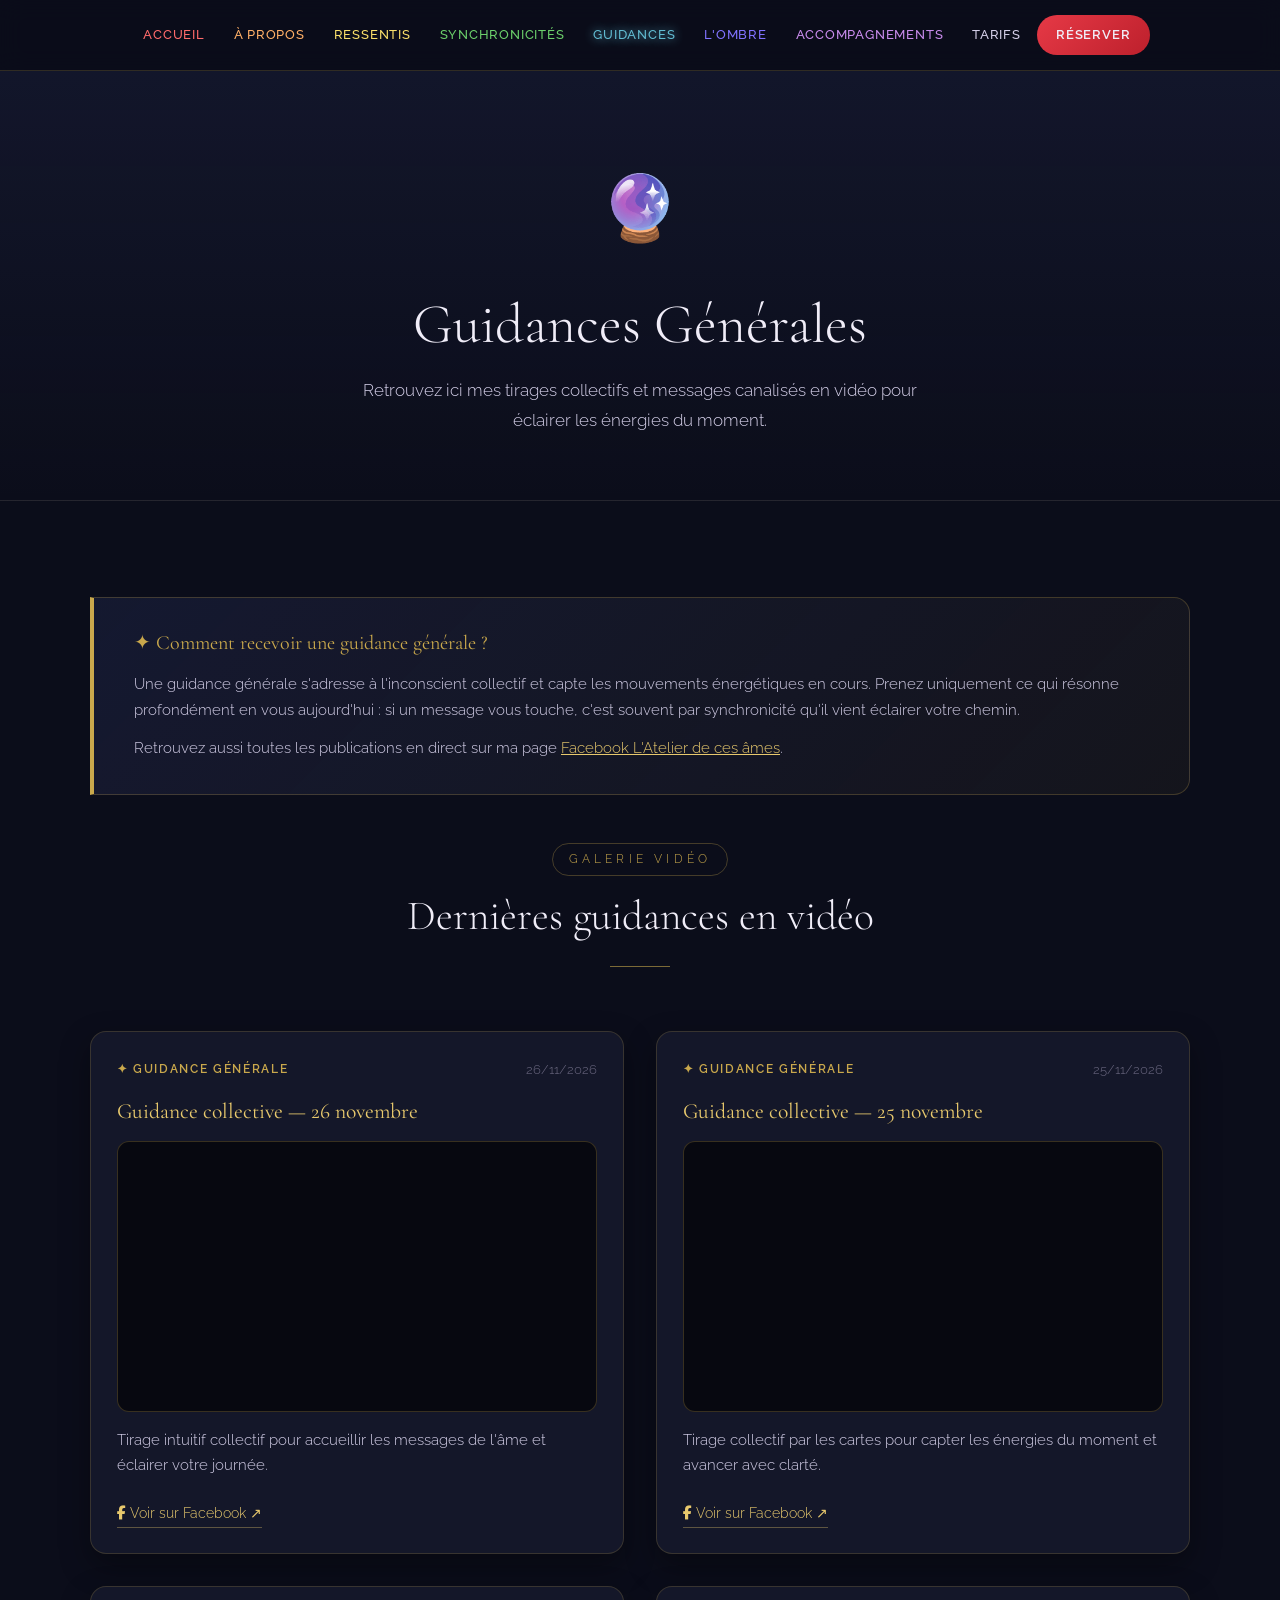
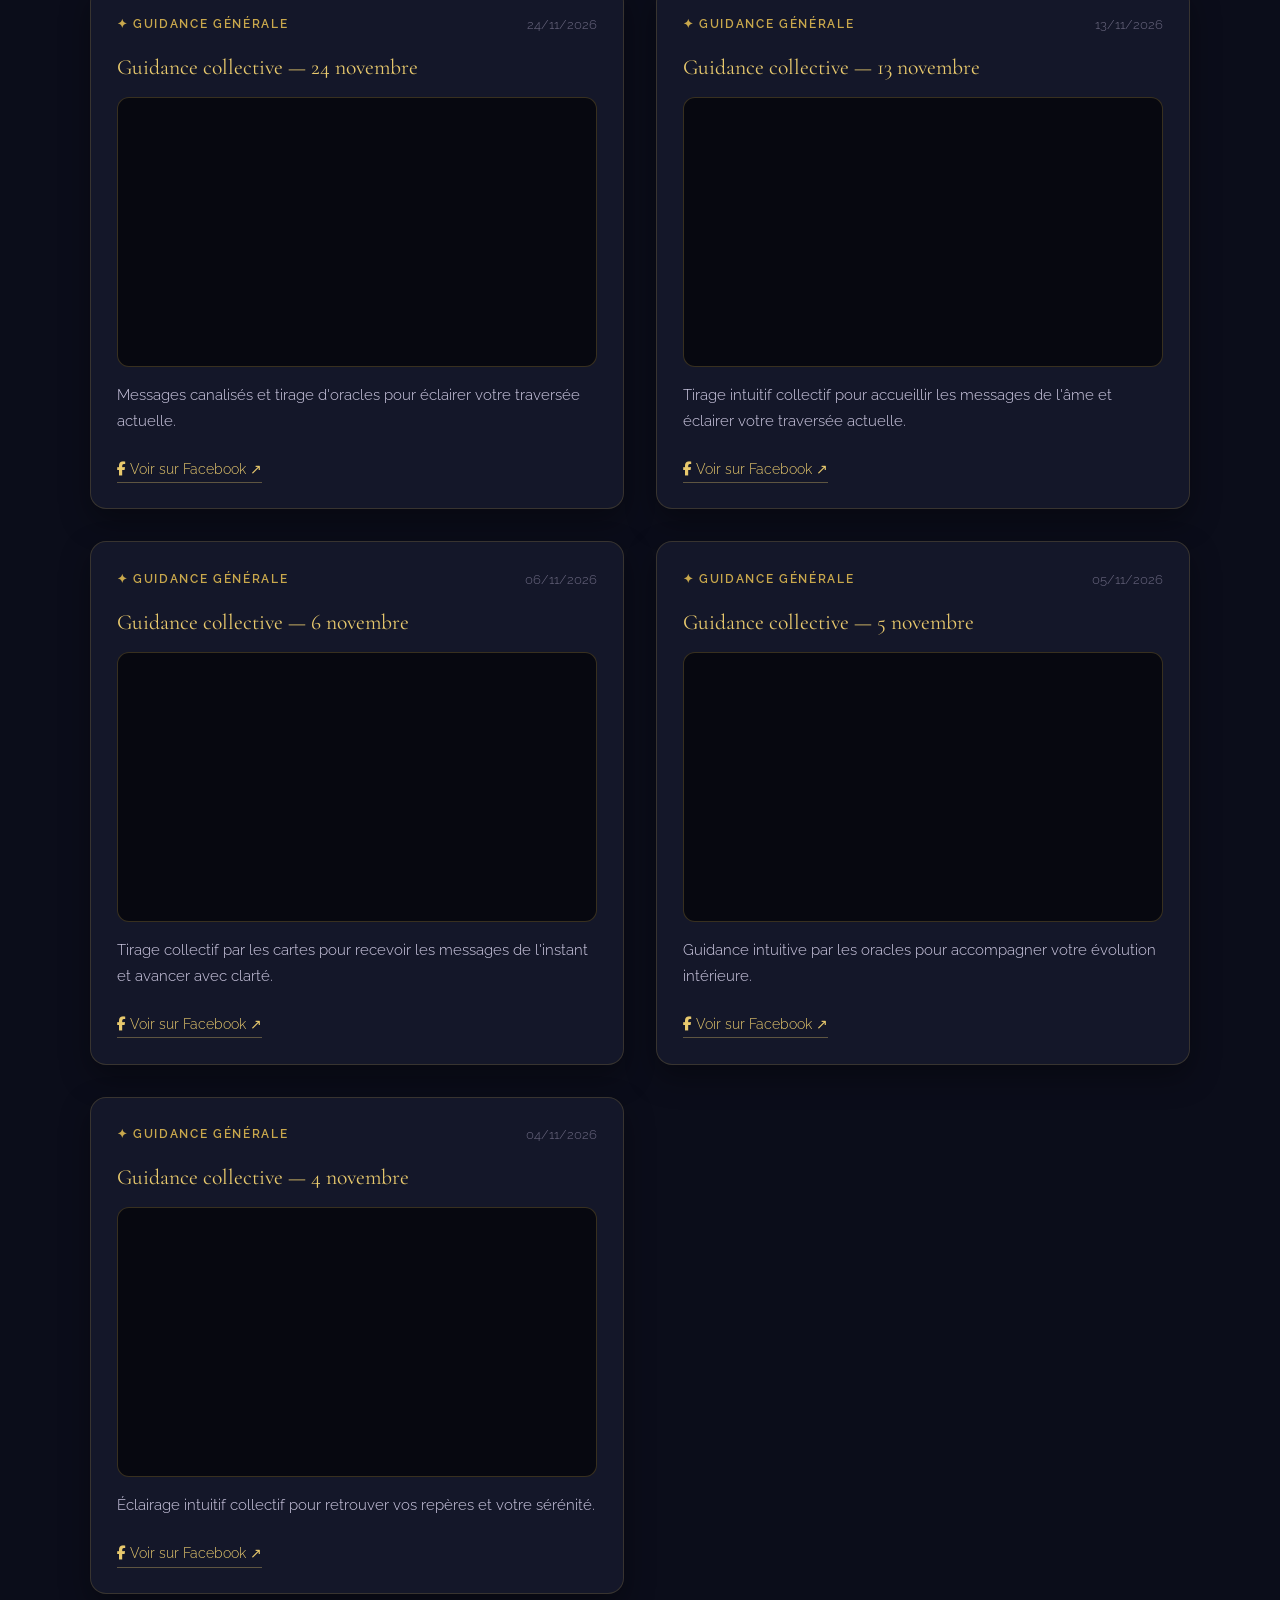
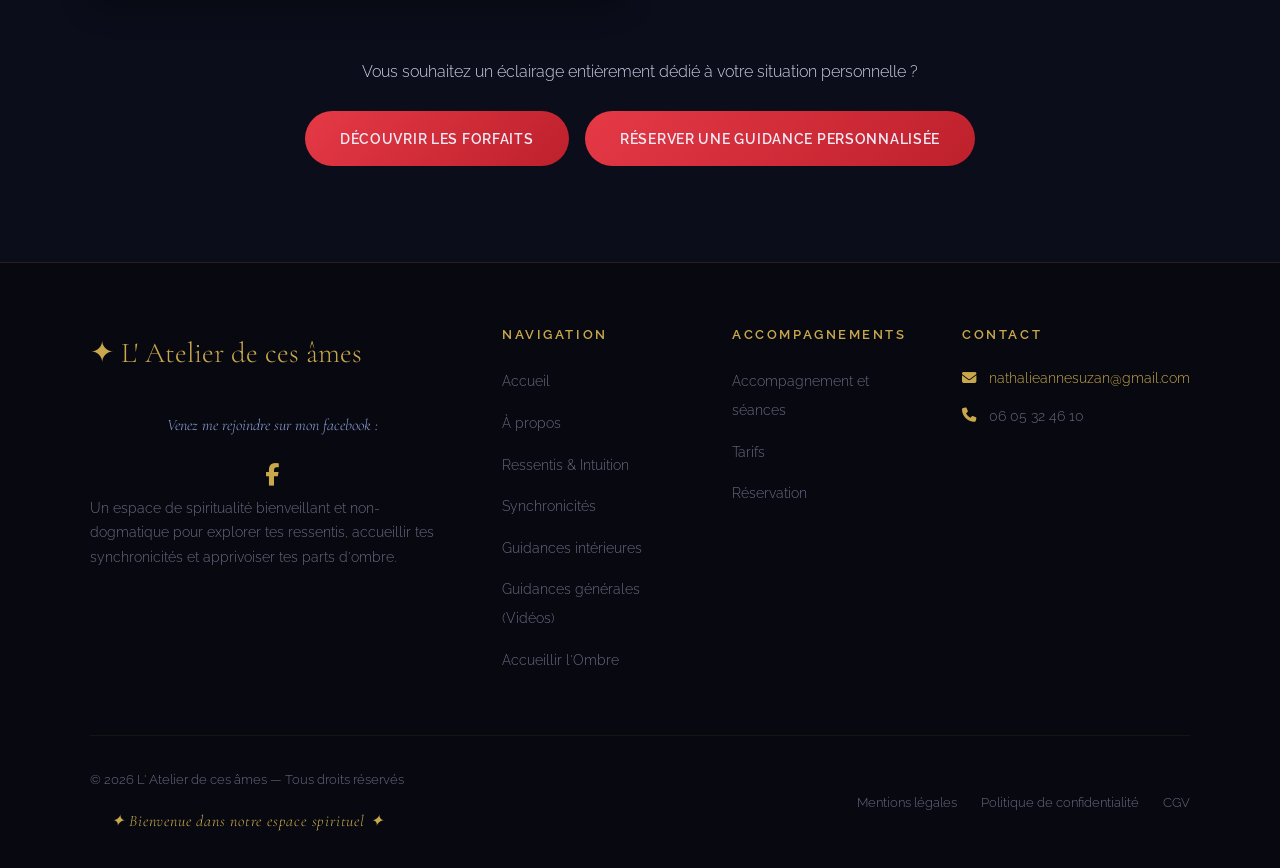
<file: guidances-generales.html>
<!doctype html>
<html lang="fr">
  <head>
    <meta charset="UTF-8" />
    <meta name="viewport" content="width=device-width, initial-scale=1.0" />
    <title>Guidances Générales en Vidéo — L'Atelier de ces Âmes</title>
    <meta
      name="description"
      content="Retrouvez les guidances générales et tirages collectifs en vidéo de Nathalie Anne Suzan. Messages canalisés, cartes et énergies du moment."
    />
    <meta
      name="keywords"
      content="guidances générales, tirage collectif, vidéos Facebook, cartomancie, Nathalie Anne Suzan, messages canalisés, L'Atelier de ces âmes"
    />
    <link
      rel="canonical"
      href="https://latelierdecesames.fr/guidances-generales.html"
    />

    <!-- Open Graph / Réseaux Sociaux -->
    <meta
      property="og:title"
      content="Guidances Générales en Vidéo — L'Atelier de ces Âmes"
    />
    <meta
      property="og:description"
      content="Découvrez les guidances collectives en vidéo : énergies du moment, messages des cartes et pistes d'évolution."
    />
    <meta property="og:type" content="website" />
    <meta
      property="og:url"
      content="https://latelierdecesames.fr/guidances-generales.html"
    />
    <meta
      property="og:image"
      content="https://latelierdecesames.fr/images/cartomancie.jpg"
    />

    <!-- Favicon principal & multi-supports -->
    <link rel="icon" type="image/png" href="favicon.png" />
    <link rel="icon" type="image/x-icon" href="favicon.ico" />
    <link rel="apple-touch-icon" href="apple-touch-icon.png" />

    <meta name="robots" content="index, follow" />
    <link rel="preconnect" href="https://fonts.googleapis.com" />
    <link rel="preconnect" href="https://fonts.gstatic.com" crossorigin />
    <link rel="preconnect" href="https://cdnjs.cloudflare.com" />
    <link
      rel="preload"
      as="style"
      href="https://fonts.googleapis.com/css2?family=Cormorant+Garamond:ital,wght@0,300;0,400;0,600;1,300;1,400&family=Raleway:wght@300;400;500;600&display=swap"
    />
    <link
      rel="stylesheet"
      href="https://fonts.googleapis.com/css2?family=Cormorant+Garamond:ital,wght@0,300;0,400;0,600;1,300;1,400&family=Raleway:wght@300;400;500;600&display=swap"
      media="print"
      onload="this.media = 'all'"
    />
    <noscript>
      <link
        rel="stylesheet"
        href="https://fonts.googleapis.com/css2?family=Cormorant+Garamond:ital,wght@0,300;0,400;0,600;1,300;1,400&family=Raleway:wght@300;400;500;600&display=swap"
      />
    </noscript>
    <link
      rel="stylesheet"
      href="https://cdnjs.cloudflare.com/ajax/libs/font-awesome/6.5.0/css/all.min.css"
      media="print"
      onload="this.media = 'all'"
    />
    <noscript>
      <link
        rel="stylesheet"
        href="https://cdnjs.cloudflare.com/ajax/libs/font-awesome/6.5.0/css/all.min.css"
      />
    </noscript>
    <link rel="stylesheet" href="style.css" />

    <style>
      /* Sous-menu Guidances (test isolé avant déploiement sur les autres pages) */
      nav .nav-links .nav-dropdown {
        position: relative;
      }
      nav .nav-links .nav-dropdown-menu {
        display: none;
        position: absolute;
        top: 100%;
        left: 0;
        min-width: 245px;
        list-style: none;
        background: rgba(11, 13, 26, 0.98);
        border: 1px solid rgba(201, 168, 76, 0.3);
        border-radius: 10px;
        padding: 0.5rem;
        box-shadow: 0 12px 30px rgba(0, 0, 0, 0.55);
        z-index: 1200;
      }
      nav .nav-links .nav-dropdown:hover > .nav-dropdown-menu,
      nav .nav-links .nav-dropdown:focus-within > .nav-dropdown-menu {
        display: block;
      }
      nav .nav-links .nav-dropdown-menu li {
        width: 100%;
      }
      nav .nav-links .nav-dropdown-menu a {
        padding: 0.6rem 0.9rem;
        font-size: 0.78rem;
        white-space: nowrap;
        color: var(--texte);
      }
      nav .nav-links .nav-dropdown-menu a:hover,
      nav .nav-links .nav-dropdown-menu a.active {
        color: #6bcfe6;
        background: rgba(107, 207, 230, 0.12);
      }
      @media (max-width: 1024px) {
        nav .nav-links .nav-dropdown {
          width: 100%;
        }
        nav .nav-links .nav-dropdown-menu {
          display: block;
          position: static;
          min-width: 0;
          background: transparent;
          border: none;
          border-left: 2px solid rgba(107, 207, 230, 0.35);
          border-radius: 0;
          box-shadow: none;
          padding: 0.25rem 0 0.25rem 1rem;
          margin: 0.25rem 0 0.5rem 0.6rem;
        }
      }

      /* Galerie vidéo responsive (2 colonnes sur ordinateur, 1 sur mobile) */
      .video-gallery {
        display: grid;
        grid-template-columns: repeat(2, 1fr);
        gap: 2rem;
        margin-top: 2.5rem;
      }
      .video-card {
        background: var(--cosmos);
        border: 1px solid rgba(201, 168, 76, 0.2);
        border-radius: 16px;
        padding: 1.6rem;
        display: flex;
        flex-direction: column;
        gap: 1rem;
        box-shadow: 0 12px 30px rgba(0, 0, 0, 0.35);
      }
      .video-meta {
        display: flex;
        align-items: center;
        justify-content: space-between;
        gap: 0.8rem;
        flex-wrap: wrap;
      }
      .video-badge {
        font-size: 0.75rem;
        letter-spacing: 0.14em;
        text-transform: uppercase;
        color: var(--or);
        font-weight: 600;
      }
      .video-date {
        font-size: 0.82rem;
        color: var(--gris-doux);
      }
      .video-card h3 {
        margin: 0;
        font-size: 1.35rem;
        color: var(--or-clair);
      }
      .video-wrapper {
        position: relative;
        width: 100%;
        aspect-ratio: 16 / 9;
        background: #070810;
        border-radius: 12px;
        overflow: hidden;
        border: 1px solid rgba(201, 168, 76, 0.25);
      }
      .video-wrapper iframe {
        position: absolute;
        inset: 0;
        width: 100%;
        height: 100%;
        border: 0;
      }
      .video-desc {
        color: var(--texte);
        font-size: 0.94rem;
        line-height: 1.7;
        margin: 0;
      }
      .video-fallback {
        margin-top: auto;
        padding-top: 0.4rem;
        display: flex;
        justify-content: space-between;
        align-items: center;
        flex-wrap: wrap;
        gap: 0.6rem;
      }
      .video-fb-link {
        color: var(--or-clair);
        font-size: 0.88rem;
        text-decoration: none;
        border-bottom: 1px solid rgba(232, 201, 109, 0.35);
        transition: opacity 0.25s ease;
      }
      .video-fb-link:hover {
        opacity: 0.8;
      }
      @media (max-width: 768px) {
        .video-gallery {
          grid-template-columns: 1fr;
          gap: 1.5rem;
        }
        .video-card {
          padding: 1.25rem;
        }
      }
    </style>

    <!-- Google tag (gtag.js) -->
    <script
      async
      src="https://www.googletagmanager.com/gtag/js?id=G-78YX6P1FXL"
    ></script>
    <script>
      window.dataLayer = window.dataLayer || [];
      function gtag() {
        dataLayer.push(arguments);
      }
      gtag("js", new Date());
      gtag("config", "G-78YX6P1FXL");
    </script>
  </head>
  <body>
    <nav>
      <div class="nav-inner">
        <button
          type="button"
          class="hamburger"
          id="hamburger"
          onclick="document.getElementById('navLinks').classList.toggle('open')"
          aria-label="Menu"
        >
          <span></span><span></span><span></span>
        </button>
        <ul class="nav-links" id="navLinks">
          <li><a href="index.html">Accueil</a></li>
          <li><a href="apropos.html">À propos</a></li>
          <li><a href="ressentis.html">Ressentis</a></li>
          <li><a href="synchronicites.html">Synchronicités</a></li>
          <li><a href="guidances.html" class="active">Guidances</a></li>
          <li><a href="ombre.html">L'Ombre</a></li>
          <li><a href="accompagnements.html">Accompagnements</a></li>
          <li><a href="tarifs.html">Tarifs</a></li>
          <li><a href="contact.html" class="nav-cta">Réserver</a></li>
        </ul>
      </div>
    </nav>

    <section class="page-section" id="page-guidances-generales" style="display: block">
      <div class="page-hero">
        <span class="page-hero-icon">🔮</span>
        <h1>Guidances Générales</h1>
        <p>
          Retrouvez ici mes tirages collectifs et messages canalisés en vidéo pour éclairer les énergies du moment.
        </p>
      </div>

      <section class="section">
        <div class="container">
          <div class="exercise-box" style="margin-top: 0">
            <h4>✦ Comment recevoir une guidance générale ?</h4>
            <p>
              Une guidance générale s'adresse à l'inconscient collectif et capte les mouvements énergétiques en cours. Prenez uniquement ce qui résonne profondément en vous aujourd'hui : si un message vous touche, c'est souvent par synchronicité qu'il vient éclairer votre chemin.
            </p>
            <p style="margin-top: 0.8rem">
              Retrouvez aussi toutes les publications en direct sur ma page
              <a
                href="https://www.facebook.com/var83/"
                target="_blank"
                rel="noopener noreferrer"
                style="color: var(--or-clair)"
                >Facebook L'Atelier de ces âmes</a
              >.
            </p>
          </div>

          <div class="section-header mt-3">
            <span class="section-label">Galerie vidéo</span>
            <h2 class="section-title">Dernières guidances en vidéo</h2>
            <div class="divider"></div>
          </div>

          <!-- GALERIE VIDÉO RESPONSIVE (2 colonnes PC / 1 colonne Mobile, de la plus récente à la plus ancienne) -->
          <div class="video-gallery">
            <article class="video-card">
              <div class="video-meta">
                <span class="video-badge">✦ Guidance générale</span>
                <span class="video-date">26/11/2026</span>
              </div>
              <h3>Guidance collective — 26 novembre</h3>
              <div class="video-wrapper">
                <iframe
                  src="https://www.facebook.com/plugins/video.php?href=https%3A%2F%2Fwww.facebook.com%2Freel%2F1161314886696524&show_text=false&width=560"
                  title="Guidance générale du 26/11/2026 — L'Atelier de ces âmes"
                  allow="autoplay; clipboard-write; encrypted-media; picture-in-picture; web-share"
                  allowfullscreen
                  loading="lazy"
                ></iframe>
              </div>
              <p class="video-desc">
                Tirage intuitif collectif pour accueillir les messages de l'âme et éclairer votre journée.
              </p>
              <div class="video-fallback">
                <a
                  href="https://www.facebook.com/reel/1161314886696524"
                  target="_blank"
                  rel="noopener noreferrer"
                  class="video-fb-link"
                >
                  <i class="fab fa-facebook-f" aria-hidden="true"></i> Voir sur Facebook ↗
                </a>
              </div>
            </article>

            <article class="video-card">
              <div class="video-meta">
                <span class="video-badge">✦ Guidance générale</span>
                <span class="video-date">25/11/2026</span>
              </div>
              <h3>Guidance collective — 25 novembre</h3>
              <div class="video-wrapper">
                <iframe
                  src="https://www.facebook.com/plugins/video.php?href=https%3A%2F%2Fwww.facebook.com%2Freel%2F1215557274678416&show_text=false&width=560"
                  title="Guidance générale du 25/11/2026 — L'Atelier de ces âmes"
                  allow="autoplay; clipboard-write; encrypted-media; picture-in-picture; web-share"
                  allowfullscreen
                  loading="lazy"
                ></iframe>
              </div>
              <p class="video-desc">
                Tirage collectif par les cartes pour capter les énergies du moment et avancer avec clarté.
              </p>
              <div class="video-fallback">
                <a
                  href="https://www.facebook.com/reel/1215557274678416"
                  target="_blank"
                  rel="noopener noreferrer"
                  class="video-fb-link"
                >
                  <i class="fab fa-facebook-f" aria-hidden="true"></i> Voir sur Facebook ↗
                </a>
              </div>
            </article>

            <article class="video-card">
              <div class="video-meta">
                <span class="video-badge">✦ Guidance générale</span>
                <span class="video-date">24/11/2026</span>
              </div>
              <h3>Guidance collective — 24 novembre</h3>
              <div class="video-wrapper">
                <iframe
                  src="https://www.facebook.com/plugins/video.php?href=https%3A%2F%2Fwww.facebook.com%2Freel%2F1008141988507415&show_text=false&width=560"
                  title="Guidance générale du 24/11/2026 — L'Atelier de ces âmes"
                  allow="autoplay; clipboard-write; encrypted-media; picture-in-picture; web-share"
                  allowfullscreen
                  loading="lazy"
                ></iframe>
              </div>
              <p class="video-desc">
                Messages canalisés et tirage d'oracles pour éclairer votre traversée actuelle.
              </p>
              <div class="video-fallback">
                <a
                  href="https://www.facebook.com/reel/1008141988507415"
                  target="_blank"
                  rel="noopener noreferrer"
                  class="video-fb-link"
                >
                  <i class="fab fa-facebook-f" aria-hidden="true"></i> Voir sur Facebook ↗
                </a>
              </div>
            </article>

            <article class="video-card">
              <div class="video-meta">
                <span class="video-badge">✦ Guidance générale</span>
                <span class="video-date">13/11/2026</span>
              </div>
              <h3>Guidance collective — 13 novembre</h3>
              <div class="video-wrapper">
                <iframe
                  src="https://www.facebook.com/plugins/video.php?href=https%3A%2F%2Fwww.facebook.com%2Freel%2F1479014640899534&show_text=false&width=560"
                  title="Guidance générale du 13/11/2026 — L'Atelier de ces âmes"
                  allow="autoplay; clipboard-write; encrypted-media; picture-in-picture; web-share"
                  allowfullscreen
                  loading="lazy"
                ></iframe>
              </div>
              <p class="video-desc">
                Tirage intuitif collectif pour accueillir les messages de l'âme et éclairer votre traversée actuelle.
              </p>
              <div class="video-fallback">
                <a
                  href="https://www.facebook.com/reel/1479014640899534"
                  target="_blank"
                  rel="noopener noreferrer"
                  class="video-fb-link"
                >
                  <i class="fab fa-facebook-f" aria-hidden="true"></i> Voir sur Facebook ↗
                </a>
              </div>
            </article>

            <article class="video-card">
              <div class="video-meta">
                <span class="video-badge">✦ Guidance générale</span>
                <span class="video-date">06/11/2026</span>
              </div>
              <h3>Guidance collective — 6 novembre</h3>
              <div class="video-wrapper">
                <iframe
                  src="https://www.facebook.com/plugins/video.php?href=https%3A%2F%2Fwww.facebook.com%2Freel%2F1445702830289096&show_text=false&width=560"
                  title="Guidance générale du 06/11/2026 — L'Atelier de ces âmes"
                  allow="autoplay; clipboard-write; encrypted-media; picture-in-picture; web-share"
                  allowfullscreen
                  loading="lazy"
                ></iframe>
              </div>
              <p class="video-desc">
                Tirage collectif par les cartes pour recevoir les messages de l'instant et avancer avec clarté.
              </p>
              <div class="video-fallback">
                <a
                  href="https://www.facebook.com/reel/1445702830289096"
                  target="_blank"
                  rel="noopener noreferrer"
                  class="video-fb-link"
                >
                  <i class="fab fa-facebook-f" aria-hidden="true"></i> Voir sur Facebook ↗
                </a>
              </div>
            </article>

            <article class="video-card">
              <div class="video-meta">
                <span class="video-badge">✦ Guidance générale</span>
                <span class="video-date">05/11/2026</span>
              </div>
              <h3>Guidance collective — 5 novembre</h3>
              <div class="video-wrapper">
                <iframe
                  src="https://www.facebook.com/plugins/video.php?href=https%3A%2F%2Fwww.facebook.com%2Freel%2F1612029607391018&show_text=false&width=560"
                  title="Guidance générale du 05/11/2026 — L'Atelier de ces âmes"
                  allow="autoplay; clipboard-write; encrypted-media; picture-in-picture; web-share"
                  allowfullscreen
                  loading="lazy"
                ></iframe>
              </div>
              <p class="video-desc">
                Guidance intuitive par les oracles pour accompagner votre évolution intérieure.
              </p>
              <div class="video-fallback">
                <a
                  href="https://www.facebook.com/reel/1612029607391018"
                  target="_blank"
                  rel="noopener noreferrer"
                  class="video-fb-link"
                >
                  <i class="fab fa-facebook-f" aria-hidden="true"></i> Voir sur Facebook ↗
                </a>
              </div>
            </article>

            <article class="video-card">
              <div class="video-meta">
                <span class="video-badge">✦ Guidance générale</span>
                <span class="video-date">04/11/2026</span>
              </div>
              <h3>Guidance collective — 4 novembre</h3>
              <div class="video-wrapper">
                <iframe
                  src="https://www.facebook.com/plugins/video.php?href=https%3A%2F%2Fwww.facebook.com%2Freel%2F1999960160671179&show_text=false&width=560"
                  title="Guidance générale du 04/11/2026 — L'Atelier de ces âmes"
                  allow="autoplay; clipboard-write; encrypted-media; picture-in-picture; web-share"
                  allowfullscreen
                  loading="lazy"
                ></iframe>
              </div>
              <p class="video-desc">
                Éclairage intuitif collectif pour retrouver vos repères et votre sérénité.
              </p>
              <div class="video-fallback">
                <a
                  href="https://www.facebook.com/reel/1999960160671179"
                  target="_blank"
                  rel="noopener noreferrer"
                  class="video-fb-link"
                >
                  <i class="fab fa-facebook-f" aria-hidden="true"></i> Voir sur Facebook ↗
                </a>
              </div>
            </article>
          </div>

          <div style="text-align: center; margin-top: 4rem">
            <p style="color: var(--texte); margin-bottom: 1.5rem">
              Vous souhaitez un éclairage entièrement dédié à votre situation personnelle ?
            </p>
            <div style="display: flex; gap: 1rem; justify-content: center; flex-wrap: wrap">
              <a href="tarifs.html" class="btn-primary">Découvrir les forfaits</a>
              <a href="contact.html" class="btn-primary">Réserver une guidance personnalisée</a>
            </div>
          </div>
        </div>
      </section>
    </section>

    <!-- FOOTER -->
    <footer>
      <div class="footer-grid">
        <div>
          <span class="footer-logo">✦ L' Atelier de ces âmes</span>

          <div class="footer-socials">
            <p>Venez me rejoindre sur mon facebook :</p>
            <div class="social-icons">
              <a
                href="https://www.facebook.com/var83/"
                target="_blank"
                rel="noopener noreferrer"
                title="Facebook"
                aria-label="Facebook"
                ><i class="fab fa-facebook-f"></i
              ></a>
            </div>
          </div>

          <p class="footer-desc">
            Un espace de spiritualité bienveillant et non-dogmatique pour
            explorer tes ressentis, accueillir tes synchronicités et apprivoiser
            tes parts d'ombre.
          </p>
        </div>

        <div class="footer-col">
          <h4>Navigation</h4>
          <ul>
            <li><a href="index.html">Accueil</a></li>
            <li><a href="apropos.html">À propos</a></li>
            <li><a href="ressentis.html">Ressentis &amp; Intuition</a></li>
            <li><a href="synchronicites.html">Synchronicités</a></li>
            <li><a href="guidances.html">Guidances intérieures</a></li>
            <li><a href="guidances-generales.html">Guidances générales (Vidéos)</a></li>
            <li><a href="ombre.html">Accueillir l'Ombre</a></li>
          </ul>
        </div>

        <div class="footer-col">
          <h4>Accompagnements</h4>
          <ul>
            <li><a href="accompagnements.html">Accompagnement et séances</a></li>
            <li><a href="tarifs.html">Tarifs</a></li>
            <li><a href="contact.html">Réservation</a></li>
          </ul>
        </div>

        <div class="footer-col">
          <h4>Contact</h4>
          <div class="footer-info">
            <i class="fas fa-envelope"></i>
            <a href="mailto:nathalieannesuzan@gmail.com"
              >nathalieannesuzan@gmail.com</a
            >
          </div>
          <div class="footer-info">
            <i class="fas fa-phone"></i>06 05 32 46 10
          </div>
        </div>
      </div>

      <div class="footer-bottom">
        <div>
          <p>© 2026 L' Atelier de ces âmes — Tous droits réservés</p>
          <div class="visitor-counter" id="visitor-counter">
            ✦ Chargement... ✦
          </div>
        </div>
        <div class="footer-legal">
          <a href="mentions-legales.html">Mentions légales</a>
          <a href="politique-confidentialite.html"
            >Politique de confidentialité</a
          >
          <a href="cgv.html">CGV</a>
        </div>
      </div>
    </footer>

    <script>
      async function loadVisitorCounter() {
        const counterEl = document.getElementById("visitor-counter");
        if (!counterEl) return;
        try {
          const response = await fetch("compteur.php");
          if (!response.ok) throw new Error("Erreur réseau");
          const res = await response.json();
          if (res.status === "success") {
            counterEl.innerHTML = `✦ <span>${res.visites}</span> âmes ont visité ce sanctuaire ✦`;
          }
        } catch (error) {
          counterEl.innerHTML = `✦ Bienvenue dans notre espace spirituel ✦`;
        }
      }

      document.addEventListener("DOMContentLoaded", () => {
        loadVisitorCounter();
      });
    </script>
  </body>
</html>
</file>
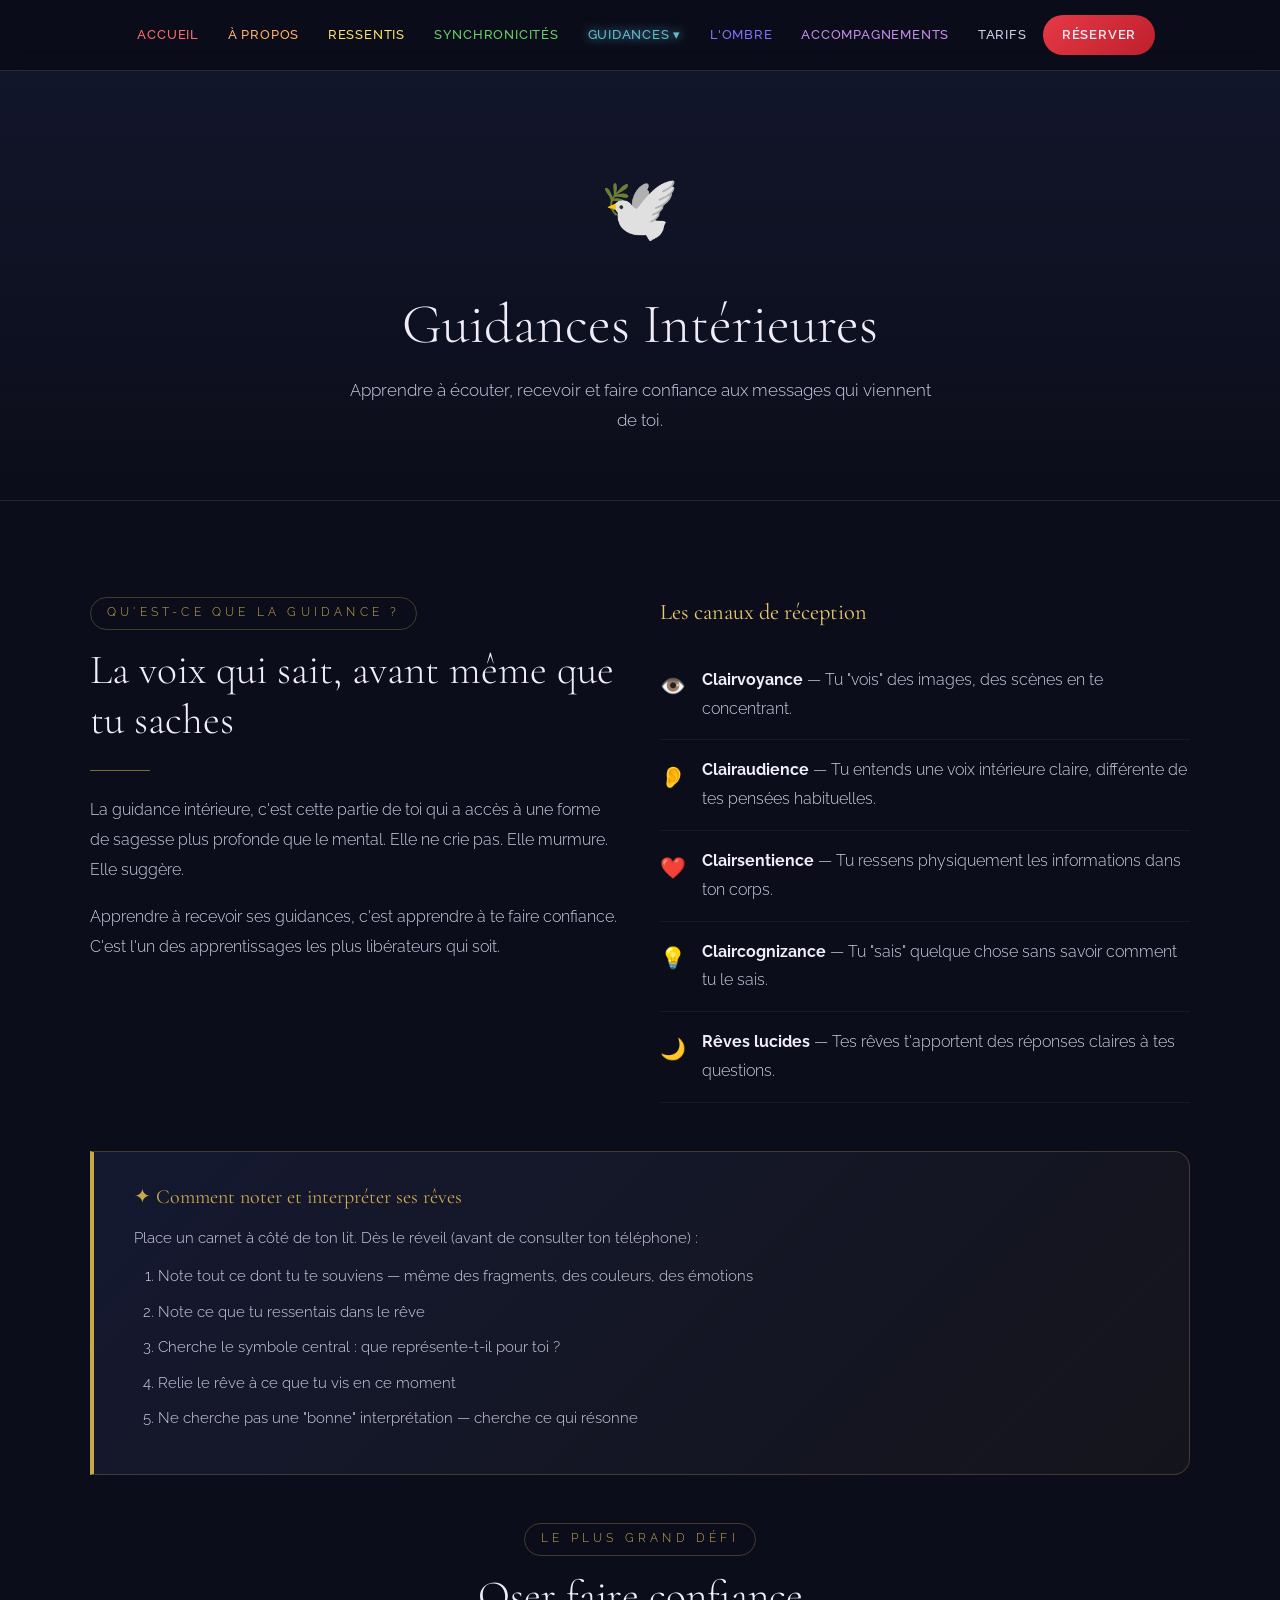
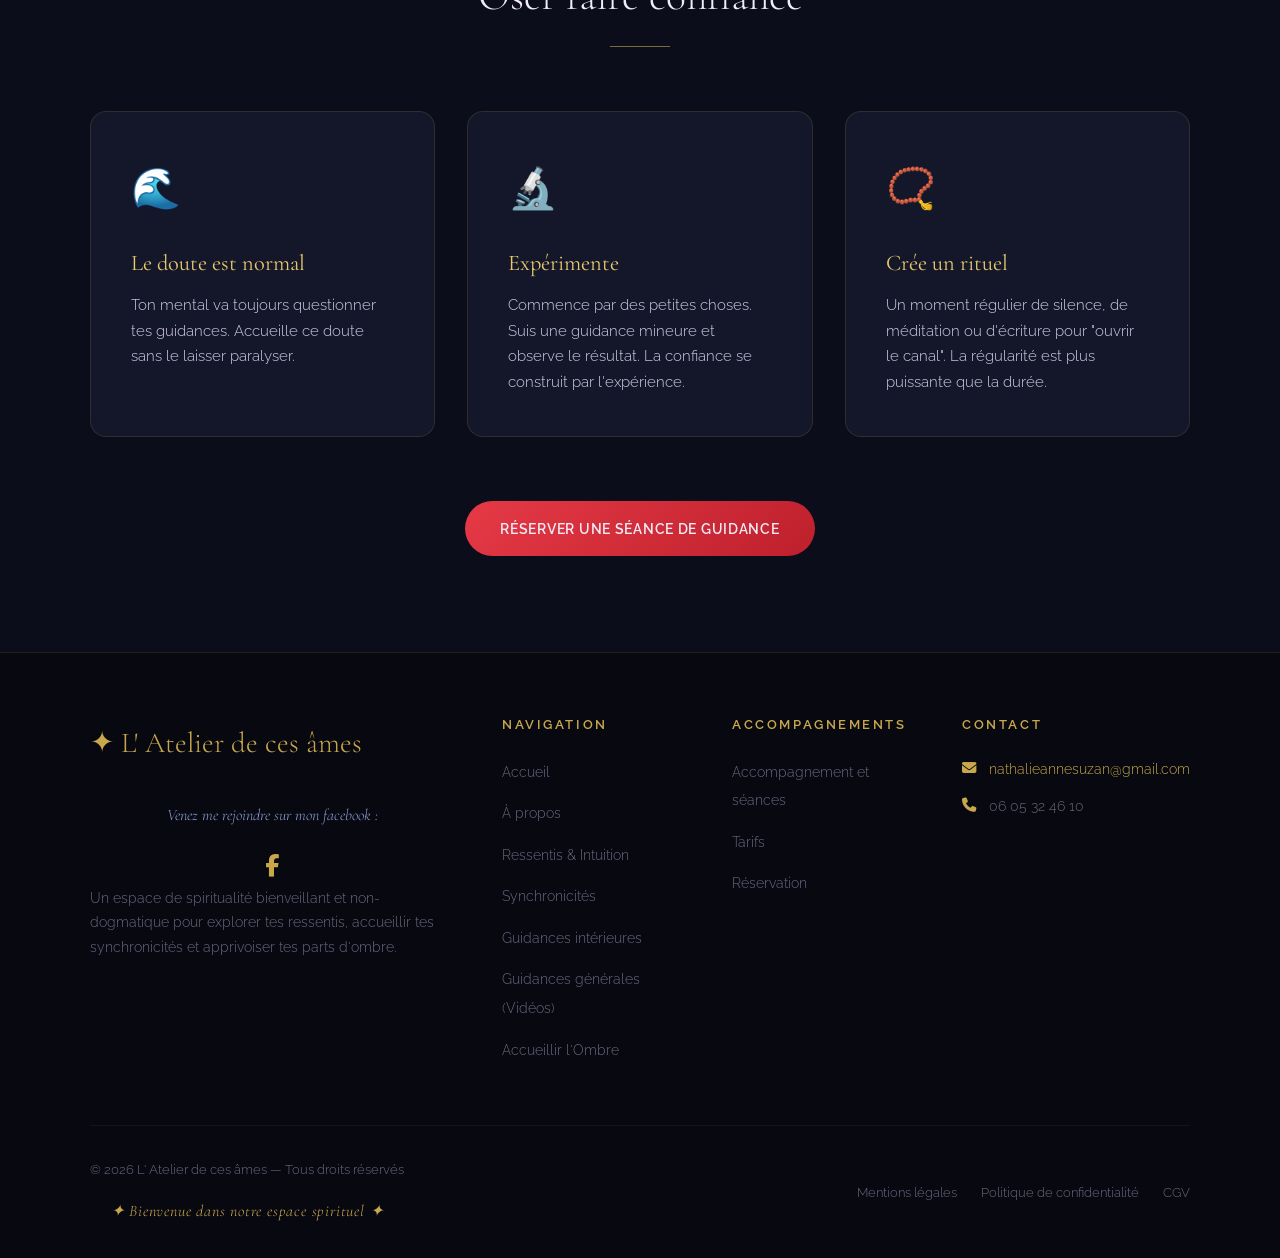
<file: guidances.html>
<!doctype html>
<html lang="fr">
  <head>
    <meta charset="UTF-8" />
    <meta name="viewport" content="width=device-width, initial-scale=1.0" />
    <title>Guidances Intérieures & Cartomancie — L'Atelier de ces Âmes</title>
    <meta
      name="description"
      content="Guidances spirituelles et cartomancie intuitive avec Nathalie Anne Suzan. Écouter les messages de l'âme, surmonter les doutes et retrouver la clarté."
    />
    <meta
      name="keywords"
      content="guidance spirituelle, cartomancie, tirage cartes, intuition, écoute intuitive, oracles, Nathalie Anne Suzan, guidance en ligne, Var"
    />
    <link rel="canonical" href="https://latelierdecesames.fr/guidances.html" />

    <!-- Open Graph / Réseaux Sociaux -->
    <meta
      property="og:title"
      content="Guidances Intérieures & Cartomancie — L'Atelier de ces Âmes"
    />
    <meta
      property="og:description"
      content="Apprenez à écouter, recevoir et faire confiance aux messages qui viennent de votre âme à travers la cartomancie et l'intuition."
    />
    <meta property="og:type" content="article" />
    <meta
      property="og:url"
      content="https://latelierdecesames.fr/guidances.html"
    />
    <meta
      property="og:image"
      content="https://latelierdecesames.fr/images/cartomancie.jpg"
    />

    <!-- Favicon principal & multi-supports -->
    <link rel="icon" type="image/png" href="favicon.png" />
    <link rel="icon" type="image/x-icon" href="favicon.ico" />
    <link rel="apple-touch-icon" href="apple-touch-icon.png" />

    <meta name="robots" content="index, follow" />
    <link rel="preconnect" href="https://fonts.googleapis.com" />
    <link rel="preconnect" href="https://fonts.gstatic.com" crossorigin />
    <link rel="preconnect" href="https://cdnjs.cloudflare.com" />
    <link
      rel="preload"
      as="style"
      href="https://fonts.googleapis.com/css2?family=Cormorant+Garamond:ital,wght@0,300;0,400;0,600;1,300;1,400&family=Raleway:wght@300;400;500;600&display=swap"
    />
    <link
      rel="stylesheet"
      href="https://fonts.googleapis.com/css2?family=Cormorant+Garamond:ital,wght@0,300;0,400;0,600;1,300;1,400&family=Raleway:wght@300;400;500;600&display=swap"
      media="print"
      onload="this.media = 'all'"
    />
    <noscript>
      <link
        rel="stylesheet"
        href="https://fonts.googleapis.com/css2?family=Cormorant+Garamond:ital,wght@0,300;0,400;0,600;1,300;1,400&family=Raleway:wght@300;400;500;600&display=swap"
      />
    </noscript>
    <link
      rel="stylesheet"
      href="https://cdnjs.cloudflare.com/ajax/libs/font-awesome/6.5.0/css/all.min.css"
      media="print"
      onload="this.media = 'all'"
    />
    <noscript>
      <link
        rel="stylesheet"
        href="https://cdnjs.cloudflare.com/ajax/libs/font-awesome/6.5.0/css/all.min.css"
      />
    </noscript>
    <link rel="stylesheet" href="style.css" />

    <style>
      :root {
        --nuit: #0b0d1a;
        --cosmos: #141729;
        --indigo: #3d4a8a;
        --lavande: #8b9fd4;
        --or: #c9a84c;
        --or-clair: #e8c96d;
        --texte: #d4cfe8;
        --texte-clair: #f0edf8;
        --gris-doux: #6b6880;
        --rayon: rgba(201, 168, 76, 0.08);
      }
      .footer-socials {
        margin-top: 2rem;
        text-align: center;
      }
      .footer-socials p {
        font-family: "Cormorant Garamond", serif;
        font-style: italic;
        color: var(--lavande);
        margin-bottom: 1rem;
      }
      .social-icons {
        display: flex;
        justify-content: center;
        gap: 1.5rem;
      }
      .social-icons a {
        color: var(--or);
        font-size: 1.4rem;
        transition: all 0.3s ease;
        text-decoration: none;
      }
      .social-icons a:hover {
        color: var(--or-clair);
        transform: translateY(-3px);
        text-shadow: 0 0 8px rgba(232, 201, 109, 0.6);
      }

      * {
        margin: 0;
        padding: 0;
        box-sizing: border-box;
      }
      html {
        scroll-behavior: smooth;
      }
      body {
        font-family: "Raleway", sans-serif;
        background-color: var(--nuit);
        line-height: 1.8;
        font-weight: 300;
        overflow-x: hidden;
      }

      h1,
      h2,
      h3,
      h4 {
        font-family: "Cormorant Garamond", serif;
        line-height: 1.25;
      }
      h1 {
        font-size: clamp(2.2rem, 5vw, 3.5rem);
        font-weight: 300;
        color: var(--texte-clair);
        margin-bottom: 1rem;
      }
      h2 {
        font-size: clamp(2rem, 3.5vw, 2.6rem);
        font-weight: 300;
        color: var(--texte-clair);
        margin-bottom: 1rem;
        line-height: 1.2;
      }
      h3 {
        font-size: 1.4rem;
        font-weight: 400;
        color: var(--or-clair);
        margin-bottom: 1rem;
        line-height: 1.3;
      }
      h4 {
        font-size: 1.25rem;
        font-weight: 400;
        color: var(--or);
        margin-bottom: 1rem;
        line-height: 1.3;
      }

      nav {
        position: fixed;
        top: 0;
        left: 0;
        width: 100%;
        z-index: 1000;
        background: rgba(11, 13, 26, 0.92);
        backdrop-filter: blur(12px);
        border-bottom: 1px solid rgba(201, 168, 76, 0.2);
        padding: 0 2rem;
      }
      .nav-inner {
        max-width: 1300px;
        margin: 0 auto;
        display: flex;
        align-items: center;
        justify-content: center;
        height: 70px;
      }
      .nav-logo {
        font-family: "Cormorant Garamond", serif;
        font-size: clamp(1.05rem, 4vw, 1.5rem);
        font-weight: 600;
        color: var(--or);
        letter-spacing: 0.05em;
        text-decoration: none;
        white-space: nowrap;
      }
      .nav-links {
        display: flex;
        list-style: none;
        gap: 0.2rem;
        align-items: center;
      }
      .nav-links li:nth-child(1) a {
        --chakra-color: #ff6b6b;
        --chakra-bg: rgba(255, 107, 107, 0.15);
      }
      .nav-links li:nth-child(2) a {
        --chakra-color: #ffb067;
        --chakra-bg: rgba(255, 176, 103, 0.15);
      }
      .nav-links li:nth-child(3) a {
        --chakra-color: #fae06b;
        --chakra-bg: rgba(250, 224, 107, 0.15);
      }
      .nav-links li:nth-child(4) a {
        --chakra-color: #6bcf6b;
        --chakra-bg: rgba(107, 207, 107, 0.15);
      }
      .nav-links li:nth-child(5) a {
        --chakra-color: #6bcfe6;
        --chakra-bg: rgba(107, 207, 230, 0.15);
      }
      .nav-links li:nth-child(6) a {
        --chakra-color: #8073ff;
        --chakra-bg: rgba(128, 115, 255, 0.15);
      }
      .nav-links li:nth-child(7) a {
        --chakra-color: #c98ced;
        --chakra-bg: rgba(201, 140, 237, 0.15);
      }
      .nav-links a {
        display: block;
        padding: 0.5rem 0.8rem;
        color: var(--chakra-color, var(--texte));
        text-decoration: none;
        font-size: 0.82rem;
        font-weight: 500;
        letter-spacing: 0.06em;
        text-transform: uppercase;
        border-radius: 4px;
        transition: all 0.3s ease;
        cursor: pointer;
      }
      .nav-links a.active {
        text-shadow: 0 0 10px var(--chakra-color, var(--or));
        opacity: 0.9;
      }
      .nav-links a:hover {
        background: var(--chakra-bg, var(--rayon));
        transform: translateY(-1px);
      }
      .nav-cta {
        background: linear-gradient(135deg, #e63946, #bd202c);
        color: var(--texte-clair) !important;
        font-weight: 600 !important;
        border-radius: 25px !important;
        padding: 0.5rem 1.2rem !important;
        text-shadow: none !important;
        transform: none !important;
      }
      .nav-cta:hover {
        transform: translateY(-2px) !important;
        box-shadow: 0 5px 15px rgba(230, 57, 70, 0.3);
      }
      .hamburger {
        display: none;
        flex-direction: column;
        gap: 5px;
        cursor: pointer;
        background: none;
        border: none;
        padding: 5px;
      }
      .hamburger span {
        width: 25px;
        height: 2px;
        background: var(--or);
        border-radius: 2px;
        transition: 0.3s;
      }

      .page-section {
        padding-top: 70px;
        min-height: 100vh;
      }
      .btn-primary {
        display: inline-block;
        padding: 0.9rem 2.2rem;
        background: linear-gradient(135deg, #e63946, #bd202c);
        color: var(--texte-clair);
        text-decoration: none;
        border-radius: 50px;
        font-weight: 600;
        font-size: 0.9rem;
        letter-spacing: 0.05em;
        cursor: pointer;
        border: none;
        transition: all 0.3s ease;
        text-transform: uppercase;
        font-family: "Raleway", sans-serif;
      }
      .btn-primary:hover {
        transform: translateY(-3px);
        box-shadow: 0 15px 35px rgba(230, 57, 70, 0.4);
      }

      .section {
        padding: 6rem 2rem;
      }
      .section-alt {
        background: var(--cosmos);
      }
      .container {
        max-width: 1100px;
        margin: 0 auto;
      }
      .section-header {
        text-align: center;
        margin-bottom: 4rem;
      }
      .section-label {
        display: inline-block;
        font-size: 0.75rem;
        letter-spacing: 0.35em;
        text-transform: uppercase;
        color: var(--or);
        margin-bottom: 1rem;
        padding: 0.3rem 1rem;
        border: 1px solid rgba(201, 168, 76, 0.3);
        border-radius: 20px;
      }
      .section-title {
        font-family: "Cormorant Garamond", serif;
        font-size: clamp(2rem, 3.5vw, 2.6rem);
        font-weight: 300;
        color: var(--texte-clair);
        margin-bottom: 1rem;
        line-height: 1.2;
      }
      .divider {
        width: 60px;
        height: 1px;
        background: var(--or);
        margin: 1.5rem auto;
        opacity: 0.6;
      }
      .grid-3 {
        display: grid;
        grid-template-columns: repeat(auto-fit, minmax(300px, 1fr));
        gap: 2rem;
      }
      .grid-2 {
        display: grid;
        grid-template-columns: repeat(auto-fit, minmax(400px, 1fr));
        gap: 2.5rem;
        align-items: start;
      }

      .card {
        background: var(--cosmos);
        border: 1px solid rgba(201, 168, 76, 0.15);
        border-radius: 16px;
        padding: 2.5rem;
        position: relative;
        overflow: hidden;
      }
      .card-icon {
        font-size: 2.5rem;
        color: var(--or);
        margin-bottom: 1.5rem;
        display: block;
      }
      .card h3 {
        font-family: "Cormorant Garamond", serif;
        font-size: 1.4rem;
        color: var(--or-clair);
        margin-bottom: 1rem;
        font-weight: 400;
      }
      .card h4 {
        font-family: "Cormorant Garamond", serif;
        font-size: 1.25rem;
        color: var(--or);
        margin-bottom: 1rem;
        font-weight: 400;
      }
      .card p {
        color: var(--texte);
        font-size: 0.95rem;
        line-height: 1.7;
      }

      .page-hero {
        padding: 5rem 2rem 4rem;
        text-align: center;
        background: linear-gradient(
          180deg,
          rgba(61, 74, 138, 0.15) 0%,
          transparent 100%
        );
        border-bottom: 1px solid rgba(201, 168, 76, 0.1);
      }
      .page-hero-icon {
        font-size: 4rem;
        display: block;
        margin-bottom: 1.5rem;
      }
      .page-hero h1 {
        font-family: "Cormorant Garamond", serif;
        font-size: clamp(2.2rem, 5vw, 3.5rem);
        color: var(--texte-clair);
        font-weight: 300;
        margin-bottom: 1rem;
      }
      .page-hero p {
        max-width: 600px;
        margin: 0 auto;
        color: var(--texte);
        font-size: 1.05rem;
      }

      .icon-list {
        list-style: none;
      }
      .icon-list li {
        display: flex;
        gap: 1rem;
        align-items: flex-start;
        padding: 1rem 0;
        border-bottom: 1px solid rgba(201, 168, 76, 0.08);
        color: var(--texte);
      }
      .icon-list li .icon {
        font-size: 1.3rem;
        flex-shrink: 0;
        margin-top: 0.1rem;
      }

      .exercise-box {
        background: linear-gradient(
          135deg,
          rgba(61, 74, 138, 0.2),
          rgba(201, 168, 76, 0.05)
        );
        border: 1px solid rgba(201, 168, 76, 0.25);
        border-left: 4px solid var(--or);
        border-radius: 0 16px 16px 0;
        padding: 2rem 2.5rem;
        margin: 2rem 0;
      }
      .exercise-box h4 {
        font-family: "Cormorant Garamond", serif;
        font-size: 1.25rem;
        color: var(--or);
        margin-bottom: 1rem;
      }
      .exercise-box p,
      .exercise-box li {
        color: var(--texte);
        font-size: 0.95rem;
        line-height: 1.7;
      }
      .exercise-box ol {
        padding-left: 1.5rem;
        margin-top: 0.8rem;
      }
      .exercise-box li {
        margin-bottom: 0.6rem;
      }
      .mt-3 {
        margin-top: 3rem;
      }

      /* --- Footer --- */
      footer {
        background: #070810;
        border-top: 1px solid rgba(201, 168, 76, 0.15);
        padding: 4rem 2rem 2rem;
      }
      .footer-grid {
        max-width: 1100px;
        margin: 0 auto 3rem;
        display: grid;
        grid-template-columns: 2fr 1fr 1fr 1fr;
        gap: 3rem;
      }
      .footer-logo {
        font-family: "Cormorant Garamond", serif;
        font-size: 1.8rem;
        color: var(--or);
        margin-bottom: 1rem;
        display: block;
      }
      .footer-desc {
        color: var(--gris-doux);
        font-size: 0.9rem;
        line-height: 1.7;
        margin-bottom: 1.5rem;
      }
      .social-links {
        display: flex;
        gap: 1rem;
      }
      .social-links a {
        width: 38px;
        height: 38px;
        display: flex;
        align-items: center;
        justify-content: center;
        background: rgba(201, 168, 76, 0.1);
        border: 1px solid rgba(201, 168, 76, 0.2);
        border-radius: 50%;
        color: var(--or);
        text-decoration: none;
        font-size: 0.9rem;
        transition: all 0.3s;
      }
      .social-links a:hover {
        background: var(--or);
        color: var(--nuit);
      }
      .footer-col h4 {
        font-family: "Raleway", sans-serif;
        font-size: 0.8rem;
        font-weight: 600;
        letter-spacing: 0.2em;
        text-transform: uppercase;
        color: var(--or);
        margin-bottom: 1.5rem;
      }
      .footer-col ul {
        list-style: none;
      }
      .footer-col ul li {
        margin-bottom: 0.8rem;
      }
      .footer-col ul li a {
        color: var(--gris-doux);
        text-decoration: none;
        font-size: 0.9rem;
        transition: color 0.3s;
        cursor: pointer;
      }
      .footer-col ul li a:hover {
        color: var(--or-clair);
      }
      .footer-info {
        display: flex;
        align-items: flex-start;
        gap: 0.8rem;
        color: var(--gris-doux);
        font-size: 0.9rem;
        margin-bottom: 1rem;
        line-height: 1.5;
      }
      .footer-info i {
        color: var(--or);
        font-size: 0.9rem;
        margin-top: 0.2rem;
        flex-shrink: 0;
      }
      .footer-info a {
        color: #c9a84c;
        text-decoration: none;
      }
      .footer-bottom {
        max-width: 1100px;
        margin: 0 auto;
        padding-top: 2rem;
        border-top: 1px solid rgba(201, 168, 76, 0.08);
        display: flex;
        justify-content: space-between;
        align-items: center;
        flex-wrap: wrap;
        gap: 1rem;
      }
      .footer-bottom p {
        color: var(--gris-doux);
        font-size: 0.8rem;
      }
      .footer-legal {
        display: flex;
        gap: 1.5rem;
      }
      .footer-legal a {
        color: var(--gris-doux);
        text-decoration: none;
        font-size: 0.8rem;
        transition: color 0.3s;
      }
      .footer-legal a:hover {
        color: var(--or);
      }
      .visitor-counter {
        color: var(--or);
        font-size: 1rem;
        margin-top: 1rem;
        font-family: "Cormorant Garamond", serif;
        font-style: italic;
        letter-spacing: 0.05em;
        text-align: center;
      }
      .visitor-counter span {
        color: var(--or-clair);
        font-weight: 600;
        font-family: "Raleway", sans-serif;
        font-style: normal;
        margin: 0 3px;
      }

      @media (max-width: 1024px) {
        .footer-grid {
          grid-template-columns: 1fr 1fr;
        }
        .hamburger {
          display: flex;
        }
        .nav-links {
          display: none;
          position: fixed;
          top: 70px;
          left: 0;
          right: 0;
          background: rgba(11, 13, 26, 0.98);
          flex-direction: column;
          padding: 2rem;
          gap: 0.5rem;
          border-bottom: 1px solid rgba(201, 168, 76, 0.2);
        }
        .nav-links.open {
          display: flex;
        }
      }
      @media (max-width: 768px) {
        .footer-grid {
          grid-template-columns: 1fr;
        }
        .footer-bottom {
          flex-direction: column;
          text-align: center;
        }
        .section {
          padding: 4rem 1.5rem;
        }
        .grid-2 {
          grid-template-columns: 1fr;
        }
      }
    </style>
    <!-- Google tag (gtag.js) -->
    <script
      async
      src="https://www.googletagmanager.com/gtag/js?id=G-78YX6P1FXL"
    ></script>
    <script>
      window.dataLayer = window.dataLayer || [];
      function gtag() {
        dataLayer.push(arguments);
      }
      gtag("js", new Date());

      gtag("config", "G-78YX6P1FXL");
    </script>
  </head>
  <body>
    <nav>
      <div class="nav-inner">
        <button
          class="hamburger"
          id="hamburger"
          onclick="document.getElementById('navLinks').classList.toggle('open')"
          aria-label="Menu"
        >
          <span></span><span></span><span></span>
        </button>
        <ul class="nav-links" id="navLinks">
          <li><a href="index.html">Accueil</a></li>
          <li><a href="apropos.html">À propos</a></li>
          <li><a href="ressentis.html">Ressentis</a></li>
          <li><a href="synchronicites.html">Synchronicités</a></li>
          <li class="nav-dropdown">
            <a href="guidances.html" class="nav-dropdown-toggle active">Guidances <span class="dropdown-arrow" aria-hidden="true">▾</span></a>
            <ul class="nav-dropdown-menu">
              <li><a href="guidances-generales.html">Guidances générales (Vidéos)</a></li>
            </ul>
          </li>
          <li><a href="ombre.html">L'Ombre</a></li>
          <li><a href="accompagnements.html">Accompagnements</a></li>
          <li><a href="tarifs.html">Tarifs</a></li>
          <li><a href="contact.html" class="nav-cta">Réserver</a></li>
        </ul>
      </div>
    </nav>

    <!-- PAGE GUIDANCES -->
    <section class="page-section" id="page-guidances" style="display: block">
      <div class="page-hero">
        <span class="page-hero-icon">🕊️</span>
        <h1>Guidances Intérieures</h1>
        <p>
          Apprendre à écouter, recevoir et faire confiance aux messages qui
          viennent de toi.
        </p>
      </div>

      <section class="section">
        <div class="container">
          <div class="grid-2">
            <div>
              <span class="section-label">Qu'est-ce que la guidance ?</span>
              <h2 class="section-title" style="text-align: left">
                La voix qui sait, avant même que tu saches
              </h2>
              <div class="divider" style="margin-left: 0"></div>
              <p
                style="
                  color: var(--texte);
                  line-height: 1.9;
                  margin-bottom: 1rem;
                "
              >
                La guidance intérieure, c'est cette partie de toi qui a accès à
                une forme de sagesse plus profonde que le mental. Elle ne crie
                pas. Elle murmure. Elle suggère.
              </p>
              <p style="color: var(--texte); line-height: 1.9">
                Apprendre à recevoir ses guidances, c'est apprendre à te faire
                confiance. C'est l'un des apprentissages les plus libérateurs
                qui soit.
              </p>
            </div>
            <div>
              <h3 style="margin-bottom: 1.5rem">Les canaux de réception</h3>
              <ul class="icon-list">
                <li>
                  <span class="icon">👁️</span>
                  <div>
                    <strong style="color: var(--texte-clair)"
                      >Clairvoyance</strong
                    >
                    — Tu "vois" des images, des scènes en te concentrant.
                  </div>
                </li>
                <li>
                  <span class="icon">👂</span>
                  <div>
                    <strong style="color: var(--texte-clair)"
                      >Clairaudience</strong
                    >
                    — Tu entends une voix intérieure claire, différente de tes
                    pensées habituelles.
                  </div>
                </li>
                <li>
                  <span class="icon">❤️</span>
                  <div>
                    <strong style="color: var(--texte-clair)"
                      >Clairsentience</strong
                    >
                    — Tu ressens physiquement les informations dans ton corps.
                  </div>
                </li>
                <li>
                  <span class="icon">💡</span>
                  <div>
                    <strong style="color: var(--texte-clair)"
                      >Claircognizance</strong
                    >
                    — Tu "sais" quelque chose sans savoir comment tu le sais.
                  </div>
                </li>
                <li>
                  <span class="icon">🌙</span>
                  <div>
                    <strong style="color: var(--texte-clair)"
                      >Rêves lucides</strong
                    >
                    — Tes rêves t'apportent des réponses claires à tes
                    questions.
                  </div>
                </li>
              </ul>
            </div>
          </div>

          <div class="exercise-box mt-3">
            <h4>✦ Comment noter et interpréter ses rêves</h4>
            <p>
              Place un carnet à côté de ton lit. Dès le réveil (avant de
              consulter ton téléphone) :
            </p>
            <ol>
              <li>
                Note tout ce dont tu te souviens — même des fragments, des
                couleurs, des émotions
              </li>
              <li>Note ce que tu ressentais dans le rêve</li>
              <li>
                Cherche le symbole central : que représente-t-il pour toi ?
              </li>
              <li>Relie le rêve à ce que tu vis en ce moment</li>
              <li>
                Ne cherche pas une "bonne" interprétation — cherche ce qui
                résonne
              </li>
            </ol>
          </div>

          <div class="section-header mt-3">
            <span class="section-label">Le plus grand défi</span>
            <h2 class="section-title">Oser faire confiance</h2>
            <div class="divider"></div>
          </div>

          <div class="grid-3">
            <div class="card">
              <span class="card-icon">🌊</span>
              <h3>Le doute est normal</h3>
              <p>
                Ton mental va toujours questionner tes guidances. Accueille ce
                doute sans le laisser paralyser.
              </p>
            </div>
            <div class="card">
              <span class="card-icon">🔬</span>
              <h3>Expérimente</h3>
              <p>
                Commence par des petites choses. Suis une guidance mineure et
                observe le résultat. La confiance se construit par l'expérience.
              </p>
            </div>
            <div class="card">
              <span class="card-icon">📿</span>
              <h3>Crée un rituel</h3>
              <p>
                Un moment régulier de silence, de méditation ou d'écriture pour
                "ouvrir le canal". La régularité est plus puissante que la
                durée.
              </p>
            </div>
          </div>

          <div style="text-align: center; margin-top: 4rem">
            <a href="contact.html" class="btn-primary"
              >Réserver une séance de guidance</a
            >
          </div>
        </div>
      </section>
    </section>

    <!-- FOOTER -->
    <footer>
      <div class="footer-grid">
        <div>
          <span class="footer-logo">✦ L' Atelier de ces âmes</span>

          <div class="footer-socials">
            <p>Venez me rejoindre sur mon facebook :</p>
            <div class="social-icons">
              <a
                href="https://www.facebook.com/var83/"
                target="_blank"
                rel="noopener noreferrer"
                title="Facebook"
                aria-label="Facebook"
                ><i class="fab fa-facebook-f"></i
              ></a>
            </div>
          </div>

          <p class="footer-desc">
            Un espace de spiritualité bienveillant et non-dogmatique pour
            explorer tes ressentis, accueillir tes synchronicités et apprivoiser
            tes parts d'ombre.
          </p>
        </div>

        <div class="footer-col">
          <h4>Navigation</h4>
          <ul>
            <li><a href="index.html">Accueil</a></li>
            <li><a href="apropos.html">À propos</a></li>
            <li><a href="ressentis.html">Ressentis & Intuition</a></li>
            <li><a href="synchronicites.html">Synchronicités</a></li>
            <li><a href="guidances.html">Guidances intérieures</a></li>
            <li><a href="guidances-generales.html">Guidances générales (Vidéos)</a></li>
            <li><a href="ombre.html">Accueillir l'Ombre</a></li>
          </ul>
        </div>

        <div class="footer-col">
          <h4>Accompagnements</h4>
          <ul>
            <li>
              <a href="accompagnements.html">Accompagnement et séances</a>
            </li>
            <li><a href="tarifs.html">Tarifs</a></li>
            <li><a href="contact.html">Réservation</a></li>
          </ul>
        </div>

        <div class="footer-col">
          <h4>Contact</h4>
          <div class="footer-info">
            <i class="fas fa-envelope"></i>
            <a href="mailto:nathalieannesuzan@gmail.com"
              >nathalieannesuzan@gmail.com</a
            >
          </div>
          <div class="footer-info">
            <i class="fas fa-phone"></i>06 05 32 46 10
          </div>
        </div>
      </div>

      <div class="footer-bottom">
        <div>
          <p>© 2026 L' Atelier de ces âmes — Tous droits réservés</p>
          <div class="visitor-counter" id="visitor-counter">
            ✦ Chargement... ✦
          </div>
        </div>
        <div class="footer-legal">
          <a href="mentions-legales.html">Mentions légales</a>
          <a href="politique-confidentialite.html"
            >Politique de confidentialité</a
          >
          <a href="cgv.html">CGV</a>
        </div>
      </div>
    </footer>

    <div class="toast" id="toast">✦ Message envoyé avec succès !</div>

    <div id="imageLightbox" class="lightbox" onclick="closeLightbox(event)">
      <button class="lightbox-close" onclick="closeLightbox(event)">
        &times;
      </button>
      <img class="lightbox-content" id="lightboxImage" src="data:image/svg+xml,%3Csvg xmlns='http://www.w3.org/2000/svg'/%3E" alt="" />
      <div id="lightboxCaption" class="lightbox-caption"></div>
    </div>

    <script>
      async function loadVisitorCounter() {
        const counterEl = document.getElementById("visitor-counter");
        if (!counterEl) return;
        try {
          const response = await fetch("compteur.php");
          if (!response.ok) throw new Error("Erreur réseau");
          const res = await response.json();
          if (res.status === "success") {
            counterEl.innerHTML = `✦ <span>${res.visites}</span> âmes ont visité ce sanctuaire ✦`;
          }
        } catch (error) {
          counterEl.innerHTML = `✦ Bienvenue dans notre espace spirituel ✦`;
        }
      }

      document.addEventListener("DOMContentLoaded", () => {
        loadVisitorCounter();
      });
    </script>
  </body>
</html>
</file>
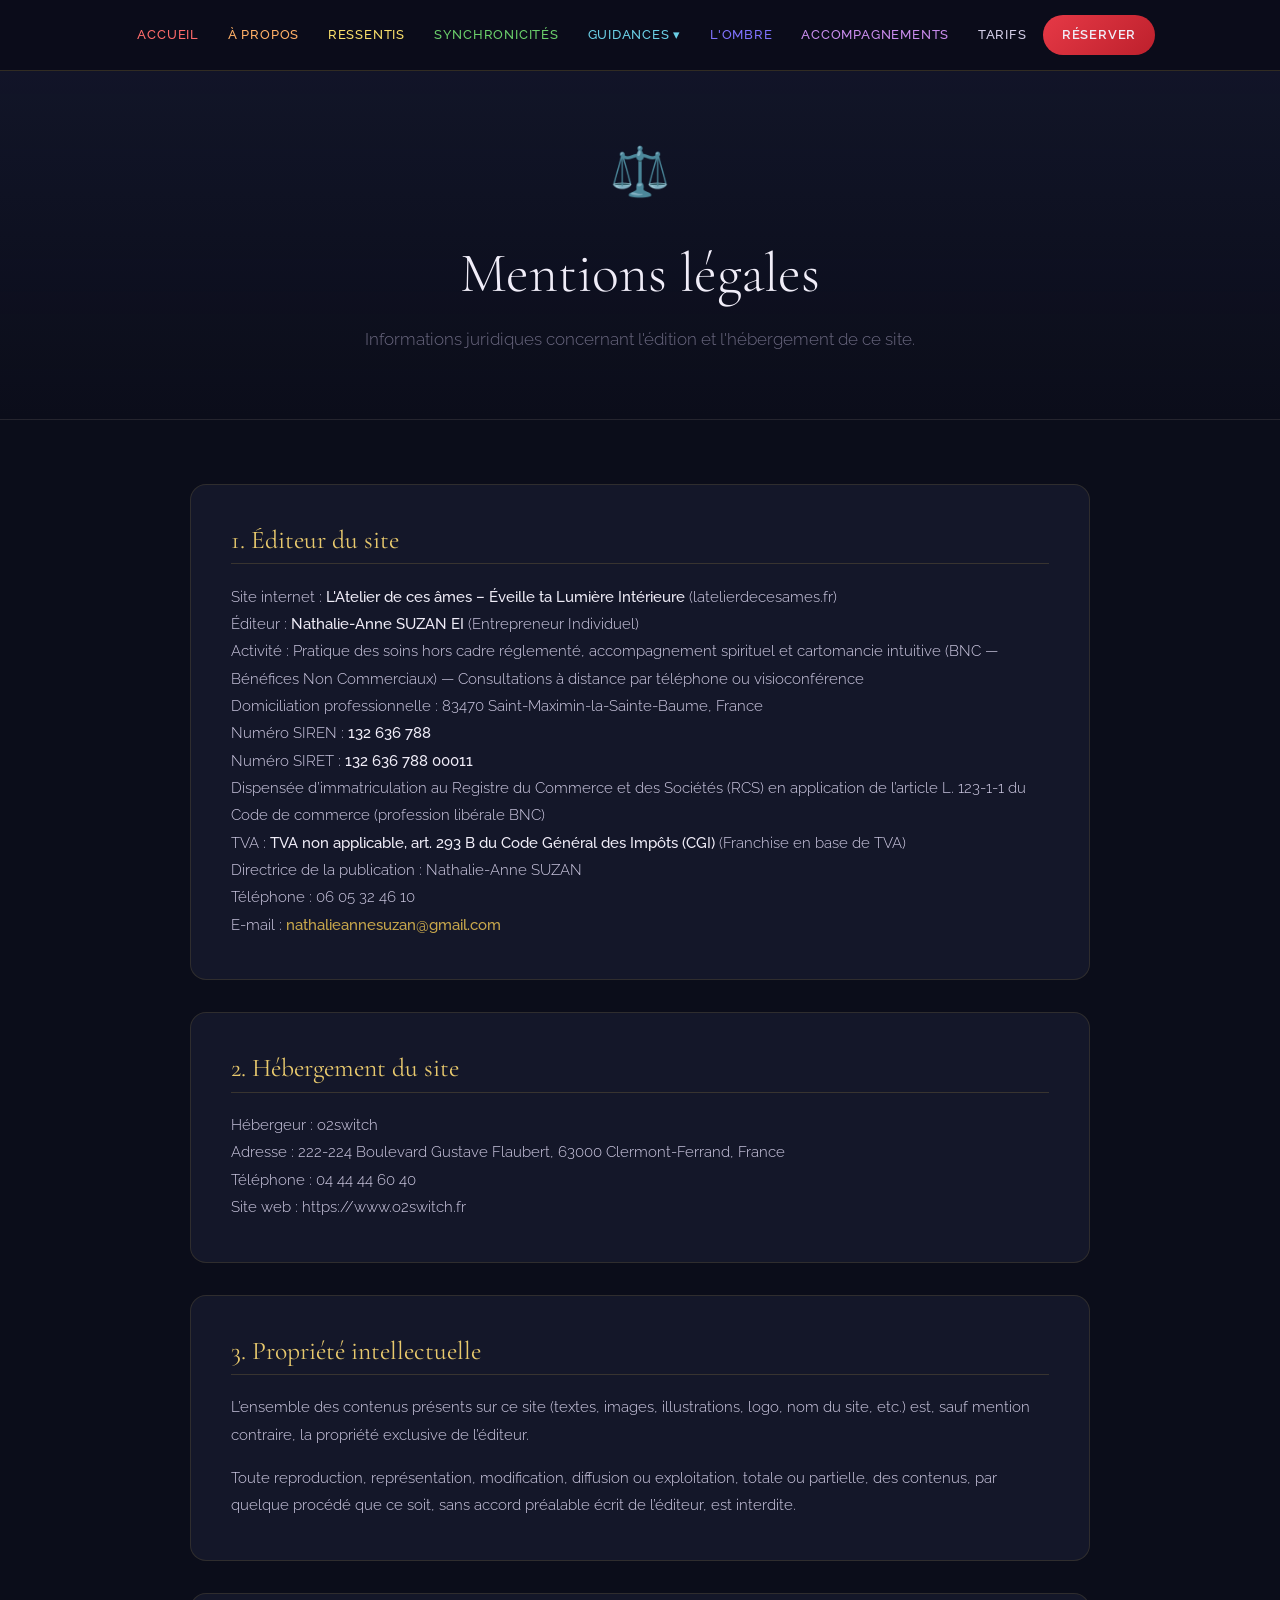
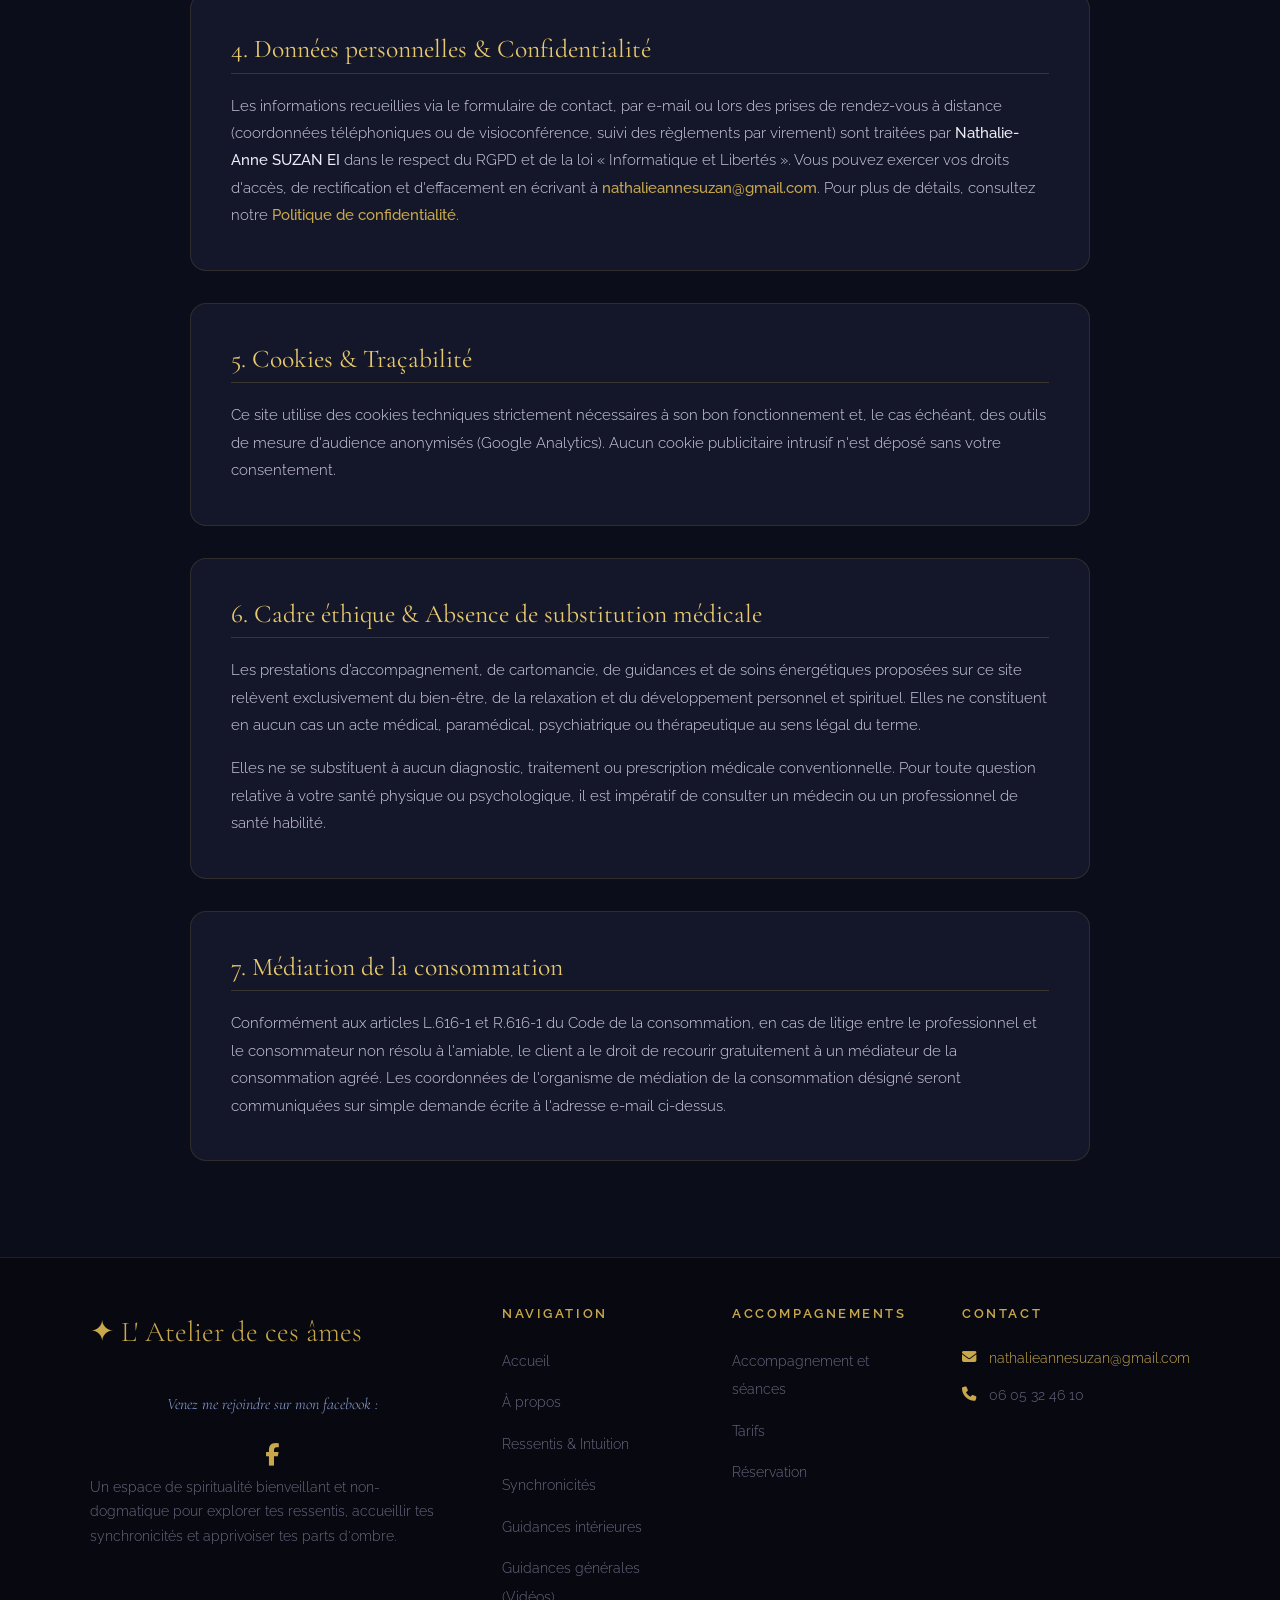
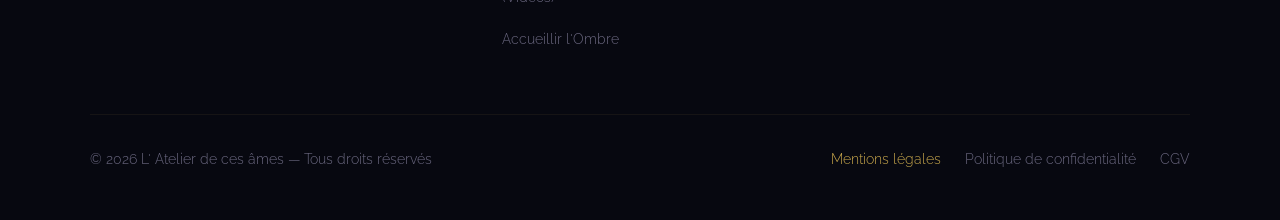
<file: mentions-legales.html>
<!DOCTYPE html>
<html lang="fr">
<head>
  <meta charset="UTF-8">
  <meta name="viewport" content="width=device-width, initial-scale=1.0">
  <title>Mentions légales – L'Atelier de ces âmes</title>
  <meta name="description" content="Mentions légales de L'Atelier de ces âmes - Informations relatives à l'éditeur, l'hébergement et la propriété intellectuelle.">
  <link rel="canonical" href="https://latelierdecesames.fr/mentions-legales.html">
  <meta name="robots" content="index, follow">

  <!-- Favicon principal & multi-supports -->
  <link rel="icon" type="image/png" href="favicon.png">
  <link rel="icon" type="image/x-icon" href="favicon.ico">
  <link rel="apple-touch-icon" href="apple-touch-icon.png">

  <!-- Polices et Icônes -->
  <link rel="preconnect" href="https://fonts.googleapis.com">
  <link rel="preconnect" href="https://fonts.gstatic.com" crossorigin>
  <link rel="preconnect" href="https://cdnjs.cloudflare.com">
  <link rel="preload" as="style" href="https://fonts.googleapis.com/css2?family=Cormorant+Garamond:ital,wght@0,300;0,400;0,600;1,300;1,400&family=Raleway:wght@300;400;500;600&display=swap">
  <link rel="stylesheet" href="https://fonts.googleapis.com/css2?family=Cormorant+Garamond:ital,wght@0,300;0,400;0,600;1,300;1,400&family=Raleway:wght@300;400;500;600&display=swap" media="print" onload="this.media='all'">
  <noscript>
    <link rel="stylesheet" href="https://fonts.googleapis.com/css2?family=Cormorant+Garamond:ital,wght@0,300;0,400;0,600;1,300;1,400&family=Raleway:wght@300;400;500;600&display=swap">
  </noscript>
  <link rel="stylesheet" href="https://cdnjs.cloudflare.com/ajax/libs/font-awesome/6.5.0/css/all.min.css" media="print" onload="this.media='all'">
  <noscript>
    <link rel="stylesheet" href="https://cdnjs.cloudflare.com/ajax/libs/font-awesome/6.5.0/css/all.min.css">
  </noscript>

  <link rel="stylesheet" href="style.css">
  <!-- Style identique au site principal -->
  <style>
    :root {
      --nuit: #0b0d1a;
      --cosmos: #141729;
      --indigo: #3d4a8a;
      --lavande: #8b9fd4;
      --or: #c9a84c;
      --or-clair: #e8c96d;
      --texte: #d4cfe8;
      --texte-clair: #f0edf8;
      --gris-doux: #6b6880;
      --rayon: rgba(201,168,76,0.08);
    }
    
    * { margin:0; padding:0; box-sizing:border-box; }
    html { scroll-behavior:smooth; }
    body {
      font-family: 'Raleway', sans-serif;
      background-color: var(--nuit);
      color: var(--texte);
      line-height: 1.8;
      font-weight: 300;
      overflow-x: hidden;
    }

    h1, h2, h3, h4 { font-family: 'Cormorant Garamond', serif; line-height: 1.25; }
    h1 { font-size: clamp(2.2rem, 5vw, 3.5rem); font-weight: 300; color: var(--texte-clair); margin-bottom: 1rem; }
    h2 { font-size: clamp(2rem, 3.5vw, 2.6rem); font-weight: 300; color: var(--texte-clair); margin-bottom: 1rem; line-height: 1.2; }
    h3 { font-size: 1.4rem; font-weight: 400; color: var(--or-clair); margin-bottom: 1rem; line-height: 1.3; }
    h4 { font-size: 1.25rem; font-weight: 400; color: var(--or); margin-bottom: 1rem; line-height: 1.3; }
    .footer-col h4 { font-family: 'Raleway', sans-serif; font-size: 0.8rem; font-weight: 600; letter-spacing: 0.2em; text-transform: uppercase; color: var(--or); margin-bottom: 1.5rem; }

    /* Barre de navigation */
    nav {
      position:fixed; top:0; left:0; width:100%; z-index:1000;
      background:rgba(11,13,26,0.92); backdrop-filter:blur(12px);
      border-bottom:1px solid rgba(201,168,76,0.2); padding:0 2rem;
    }
    .nav-inner {
      max-width:1300px; margin:0 auto; display:flex;
      align-items:center; justify-content:center; height:70px;
    }
    .nav-logo {
      font-family:'Cormorant Garamond',serif; font-size:clamp(1.05rem,4vw,1.5rem);
      font-weight:600; color:var(--or); letter-spacing:0.05em; text-decoration:none;
      white-space:nowrap;
    }
    .nav-links { display:flex; list-style:none; gap:0.2rem; align-items:center; }
    .nav-links li:nth-child(1) a { --chakra-color: #ff6b6b; --chakra-bg: rgba(255, 107, 107, 0.15); }
    .nav-links li:nth-child(2) a { --chakra-color: #ffb067; --chakra-bg: rgba(255, 176, 103, 0.15); }
    .nav-links li:nth-child(3) a { --chakra-color: #fae06b; --chakra-bg: rgba(250, 224, 107, 0.15); }
    .nav-links li:nth-child(4) a { --chakra-color: #6bcf6b; --chakra-bg: rgba(107, 207, 107, 0.15); }
    .nav-links li:nth-child(5) a { --chakra-color: #6bcfe6; --chakra-bg: rgba(107, 207, 230, 0.15); }
    .nav-links li:nth-child(6) a { --chakra-color: #8073ff; --chakra-bg: rgba(128, 115, 255, 0.15); }
    .nav-links li:nth-child(7) a { --chakra-color: #c98ced; --chakra-bg: rgba(201, 140, 237, 0.15); }
    .nav-links a { display:block; padding:0.5rem 0.8rem; color:var(--chakra-color, var(--texte)); text-decoration:none; font-size:0.82rem; font-weight:500; letter-spacing:0.06em; text-transform:uppercase; border-radius:4px; transition:all 0.3s ease; }
    .nav-links a:hover { background:var(--chakra-bg, var(--rayon)); transform:translateY(-1px); }
    .nav-cta { background:linear-gradient(135deg,#e63946,#bd202c); color:var(--texte-clair)!important; font-weight:600!important; border-radius:25px!important; padding:0.5rem 1.2rem!important; text-shadow:none!important; transform:none!important; }
    .nav-cta:hover { transform:translateY(-2px)!important; box-shadow:0 5px 15px rgba(230,57,70,0.3); }
    .hamburger { display:none; flex-direction:column; gap:5px; cursor:pointer; background:none; border:none; padding:5px; }
    .hamburger span { width:25px; height:2px; background:var(--or); border-radius:2px; transition:0.3s; }

    /* En-tête de la page */
    .page-hero {
      padding: 8rem 2rem 4rem; text-align: center;
      background: linear-gradient(180deg, rgba(61,74,138,0.15) 0%, transparent 100%);
      border-bottom: 1px solid rgba(201,168,76,0.1);
    }
    .page-hero-icon { font-size:3rem; display:block; margin-bottom:1.5rem; color:var(--or); }
    .page-hero h1 {
      font-family:'Cormorant Garamond',serif; font-size:clamp(2.2rem, 5vw, 3.5rem);
      color:var(--texte-clair); font-weight:300; margin-bottom:1rem;
    }
    .page-hero p { max-width:600px; margin:0 auto; color:var(--gris-doux); font-size:1.05rem; }

    /* Contenu principal */
    .section { padding: 4rem 2rem; }
    .container { max-width: 900px; margin: 0 auto; }
    
    .card {
      background: var(--cosmos); border: 1px solid rgba(201,168,76,0.15);
      border-radius: 16px; padding: 2.5rem; margin-bottom: 2rem;
      transition: border-color 0.4s ease;
    }
    .card:hover { border-color: rgba(201,168,76,0.3); }
    
    .card h2 {
      font-family:'Cormorant Garamond',serif; font-size: 1.6rem; color: var(--or-clair);
      margin-bottom: 1.2rem; font-weight: 400; border-bottom: 1px solid rgba(201,168,76,0.2);
      padding-bottom: 0.5rem;
    }
    .card p { color: var(--texte); font-size: 0.95rem; line-height: 1.8; margin-bottom: 1rem; }
    .card p:last-child { margin-bottom: 0; }
    .card strong { color: var(--texte-clair); font-weight: 500; }

    /* Pied de page (Simplifié) */
    footer {
      background: #070810; border-top: 1px solid rgba(201,168,76,0.15); padding: 3rem 2rem;
    }
    .footer-bottom {
      max-width: 1100px; margin: 0 auto; display: flex; 
      justify-content: space-between; align-items: center; flex-wrap: wrap; gap: 1rem;
    }
    .footer-bottom p { color: var(--gris-doux); font-size: 0.85rem; }
    .footer-legal { display: flex; gap: 1.5rem; }
    .footer-legal a {
      color: var(--gris-doux); text-decoration: none; font-size: 0.85rem; transition: color 0.3s;
    }
    .footer-legal a:hover { color: var(--or); }
    .footer-legal a.active { color: var(--or); pointer-events: none; }

    @media(max-width: 1024px) {
      .hamburger { display:flex; }
      .nav-links { display:none; position:fixed; top:70px; left:0; right:0; background:rgba(11,13,26,0.98); flex-direction:column; padding:2rem; gap:0.5rem; border-bottom:1px solid rgba(201,168,76,0.2); }
      .nav-links.open { display:flex; }
    }
    @media(max-width: 768px) {
      .footer-bottom { flex-direction: column; text-align: center; }
      .card { padding: 1.5rem; }
    }
    main a { color: var(--or); text-decoration: none; font-weight: 500; transition: color 0.3s ease; }
    main a:hover { color: var(--or-clair); text-decoration: underline; }
  </style>
  <!-- Google tag (gtag.js) -->
<script async src="https://www.googletagmanager.com/gtag/js?id=G-78YX6P1FXL"></script>
<script>
  window.dataLayer = window.dataLayer || [];
  function gtag(){dataLayer.push(arguments);}
  gtag('js', new Date());

  gtag('config', 'G-78YX6P1FXL');
</script>
</head>
<body>

  <nav>
    <div class="nav-inner">
      <button class="hamburger" id="hamburger" onclick="toggleMenu()" aria-label="Menu">
        <span></span><span></span><span></span>
      </button>
      <ul class="nav-links" id="navLinks">
        <li><a href="index.html">Accueil</a></li>
        <li><a href="apropos.html">À propos</a></li>
        <li><a href="ressentis.html">Ressentis</a></li>
        <li><a href="synchronicites.html">Synchronicités</a></li>
        <li class="nav-dropdown">
          <a href="guidances.html" class="nav-dropdown-toggle">Guidances <span class="dropdown-arrow" aria-hidden="true">▾</span></a>
          <ul class="nav-dropdown-menu">
            <li><a href="guidances-generales.html">Guidances générales (Vidéos)</a></li>
          </ul>
        </li>
        <li><a href="ombre.html">L'Ombre</a></li>
        <li><a href="accompagnements.html">Accompagnements</a></li>
        <li><a href="tarifs.html">Tarifs</a></li>
        <li><a href="contact.html" class="nav-cta">Réserver</a></li>
      </ul>
    </div>
  </nav>

  <script>
    function toggleMenu() {
      document.getElementById('navLinks').classList.toggle('open');
    }
  </script>

  <!-- En-tête -->
  <div class="page-hero">
    <span class="page-hero-icon">⚖️</span>
    <h1>Mentions légales</h1>
    <p>Informations juridiques concernant l'édition et l'hébergement de ce site.</p>
  </div>

  <!-- Contenu des mentions légales -->
  <main class="section">
    <div class="container">
      
      <div class="card">
        <h2>1. Éditeur du site</h2>
        <p>
          Site internet : <strong>L'Atelier de ces âmes – Éveille ta Lumière Intérieure</strong> (latelierdecesames.fr)<br>
          Éditeur : <strong>Nathalie-Anne SUZAN EI</strong> (Entrepreneur Individuel)<br>
          Activité : Pratique des soins hors cadre réglementé, accompagnement spirituel et cartomancie intuitive (BNC — Bénéfices Non Commerciaux) — Consultations à distance par téléphone ou visioconférence<br>
          Domiciliation professionnelle : 83470 Saint-Maximin-la-Sainte-Baume, France<br>
          Numéro SIREN : <strong>132 636 788</strong><br>
          Numéro SIRET : <strong>132 636 788 00011</strong><br>
          Dispensée d’immatriculation au Registre du Commerce et des Sociétés (RCS) en application de l’article L. 123-1-1 du Code de commerce (profession libérale BNC)<br>
          TVA : <strong>TVA non applicable, art. 293 B du Code Général des Impôts (CGI)</strong> (Franchise en base de TVA)<br>
          Directrice de la publication : Nathalie-Anne SUZAN<br>
          Téléphone : 06 05 32 46 10<br>
          E-mail : <a href="mailto:nathalieannesuzan@gmail.com">nathalieannesuzan@gmail.com</a>
        </p>
      </div>

      <div class="card">
        <h2>2. Hébergement du site</h2>
        <p>
        Hébergeur : o2switch<br>
        Adresse : 222-224 Boulevard Gustave Flaubert, 63000 Clermont-Ferrand, France<br>
        Téléphone : 04 44 44 60 40<br>
        Site web : https://www.o2switch.fr<br>
        </p>
      </div>

      <div class="card">
        <h2>3. Propriété intellectuelle</h2>
        <p>L’ensemble des contenus présents sur ce site (textes, images, illustrations, logo, nom du site, etc.) est, sauf mention contraire, la propriété exclusive de l’éditeur.</p>
        <p>Toute reproduction, représentation, modification, diffusion ou exploitation, totale ou partielle, des contenus, par quelque procédé que ce soit, sans accord préalable écrit de l’éditeur, est interdite.</p>
      </div>

      <div class="card">
        <h2>4. Données personnelles &amp; Confidentialité</h2>
        <p>Les informations recueillies via le formulaire de contact, par e-mail ou lors des prises de rendez-vous à distance (coordonnées téléphoniques ou de visioconférence, suivi des règlements par virement) sont traitées par <strong>Nathalie-Anne SUZAN EI</strong> dans le respect du RGPD et de la loi « Informatique et Libertés ». Vous pouvez exercer vos droits d'accès, de rectification et d'effacement en écrivant à <a href="mailto:nathalieannesuzan@gmail.com">nathalieannesuzan@gmail.com</a>. Pour plus de détails, consultez notre <a href="politique-confidentialite.html">Politique de confidentialité</a>.</p>
      </div>

      <div class="card">
        <h2>5. Cookies & Traçabilité</h2>
        <p>Ce site utilise des cookies techniques strictement nécessaires à son bon fonctionnement et, le cas échéant, des outils de mesure d'audience anonymisés (Google Analytics). Aucun cookie publicitaire intrusif n'est déposé sans votre consentement.</p>
      </div>

      <div class="card">
        <h2>6. Cadre éthique & Absence de substitution médicale</h2>
        <p>Les prestations d’accompagnement, de cartomancie, de guidances et de soins énergétiques proposées sur ce site relèvent exclusivement du bien-être, de la relaxation et du développement personnel et spirituel. Elles ne constituent en aucun cas un acte médical, paramédical, psychiatrique ou thérapeutique au sens légal du terme.</p>
        <p>Elles ne se substituent à aucun diagnostic, traitement ou prescription médicale conventionnelle. Pour toute question relative à votre santé physique ou psychologique, il est impératif de consulter un médecin ou un professionnel de santé habilité.</p>
      </div>

      <div class="card">
        <h2>7. Médiation de la consommation</h2>
        <p>Conformément aux articles L.616-1 et R.616-1 du Code de la consommation, en cas de litige entre le professionnel et le consommateur non résolu à l'amiable, le client a le droit de recourir gratuitement à un médiateur de la consommation agréé. Les coordonnées de l'organisme de médiation de la consommation désigné seront communiquées sur simple demande écrite à l'adresse e-mail ci-dessus.</p>
      </div>

    </div>
  </main>

  <!-- Pied de page -->
  <footer>
  <div class="footer-grid">
    <div>
      <span class="footer-logo">✦ L' Atelier de ces âmes</span>

      <div class="footer-socials">
        <p>Venez me rejoindre sur mon facebook :</p>
        <div class="social-icons">
          <a href="https://www.facebook.com/var83/" target="_blank" rel="noopener noreferrer" title="Facebook" aria-label="Facebook"><i class="fab fa-facebook-f"></i></a>
        </div>
      </div>

      <p class="footer-desc">
        Un espace de spiritualité bienveillant et non-dogmatique pour explorer tes ressentis,
        accueillir tes synchronicités et apprivoiser tes parts d'ombre.
      </p>
    </div>

    <div class="footer-col">
      <h4>Navigation</h4>
      <ul>
        <li><a href="index.html">Accueil</a></li>
        <li><a href="apropos.html">À propos</a></li>
        <li><a href="ressentis.html">Ressentis & Intuition</a></li>
        <li><a href="synchronicites.html">Synchronicités</a></li>
        <li><a href="guidances.html">Guidances intérieures</a></li>
        <li><a href="guidances-generales.html">Guidances générales (Vidéos)</a></li>
        <li><a href="ombre.html">Accueillir l'Ombre</a></li>
      </ul>
    </div>

    <div class="footer-col">
      <h4>Accompagnements</h4>
      <ul>
        <li><a href="accompagnements.html">Accompagnement et séances</a></li>
        <li><a href="tarifs.html">Tarifs</a></li>
        <li><a href="contact.html">Réservation</a></li>
      </ul>
    </div>

    <div class="footer-col">
      <h4>Contact</h4>
      <div class="footer-info">
        <i class="fas fa-envelope"></i>
        <a href="mailto:nathalieannesuzan@gmail.com">nathalieannesuzan@gmail.com</a>
      </div>
      <div class="footer-info">
        <i class="fas fa-phone"></i>06 05 32 46 10
      </div>
    </div>
  </div>

  <div class="footer-bottom">
    <div>
      <p>© 2026 L' Atelier de ces âmes — Tous droits réservés</p>
    </div>
    <div class="footer-legal">
      <a href="mentions-legales.html" class="active">Mentions légales</a>
        <a href="politique-confidentialite.html">Politique de confidentialité</a>
        <a href="cgv.html">CGV</a>
      </div>
    </div>
  </footer>

</body>
</html>
</file>
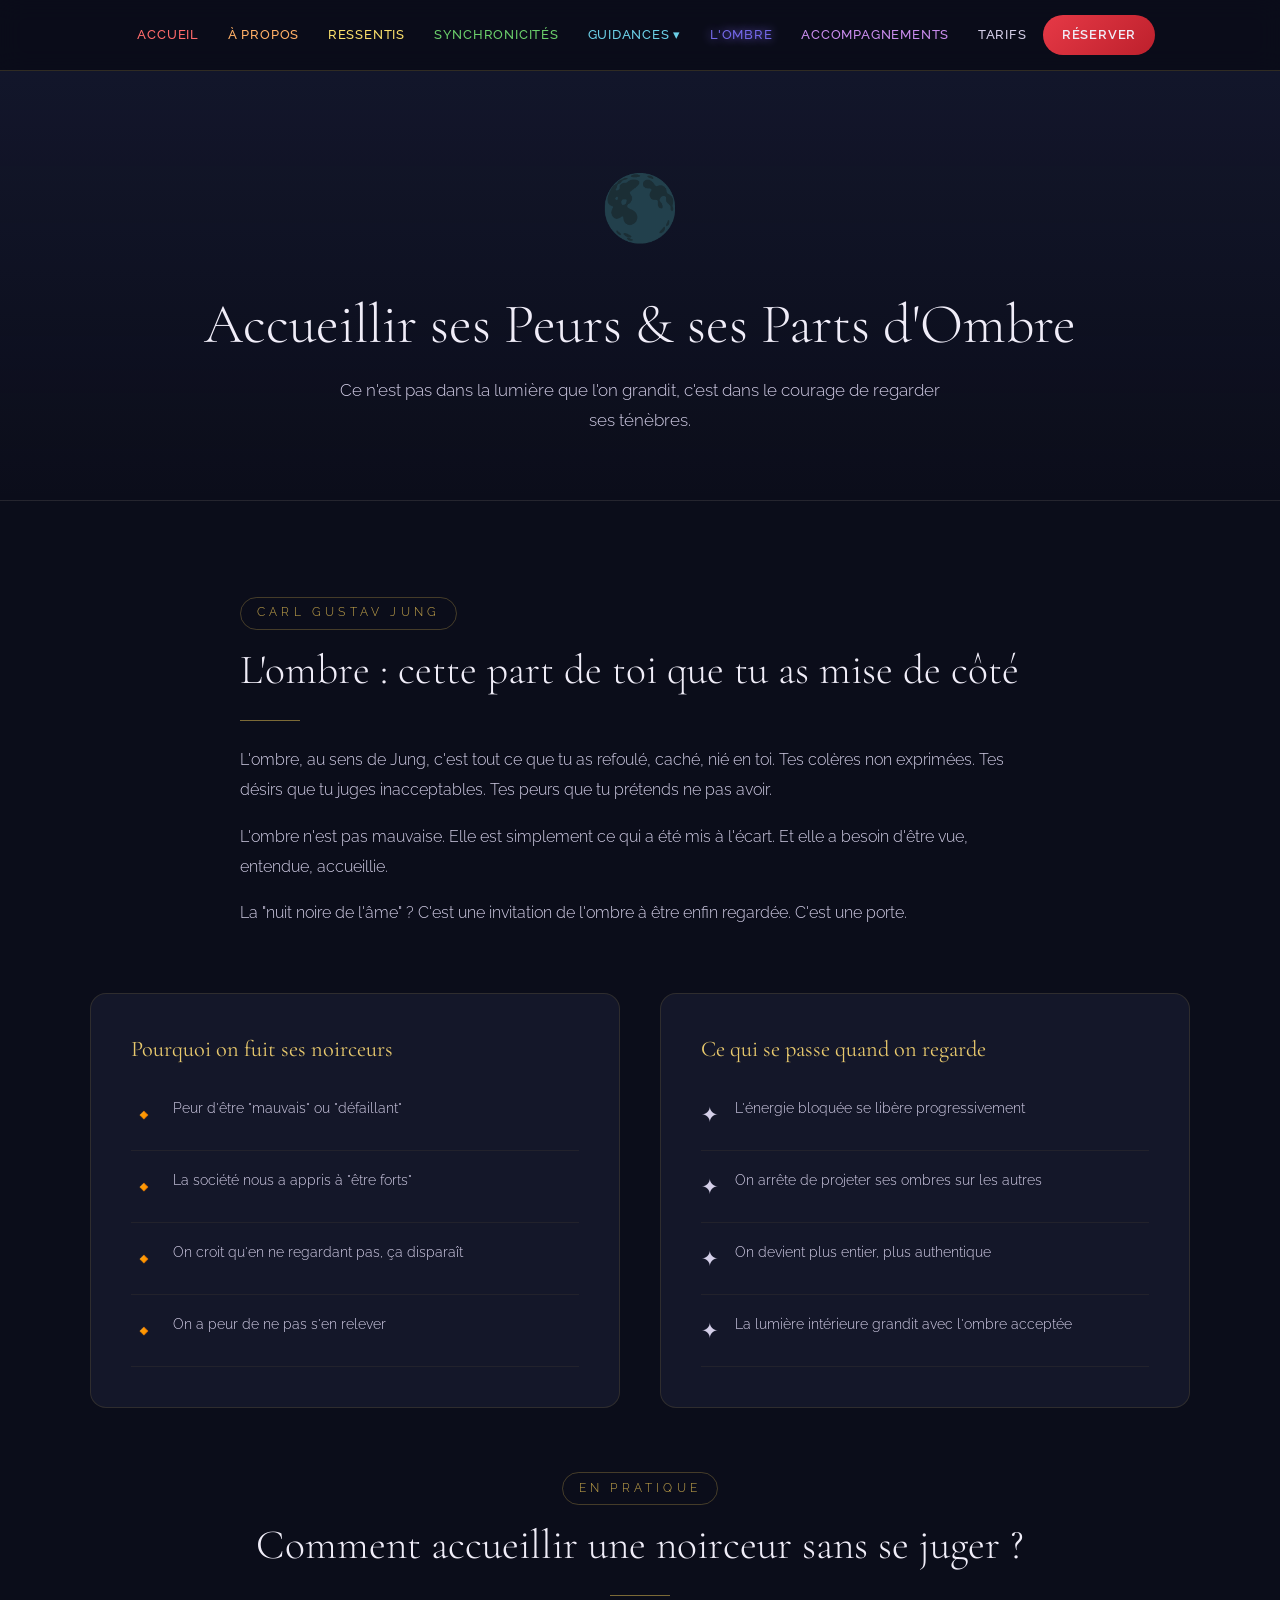
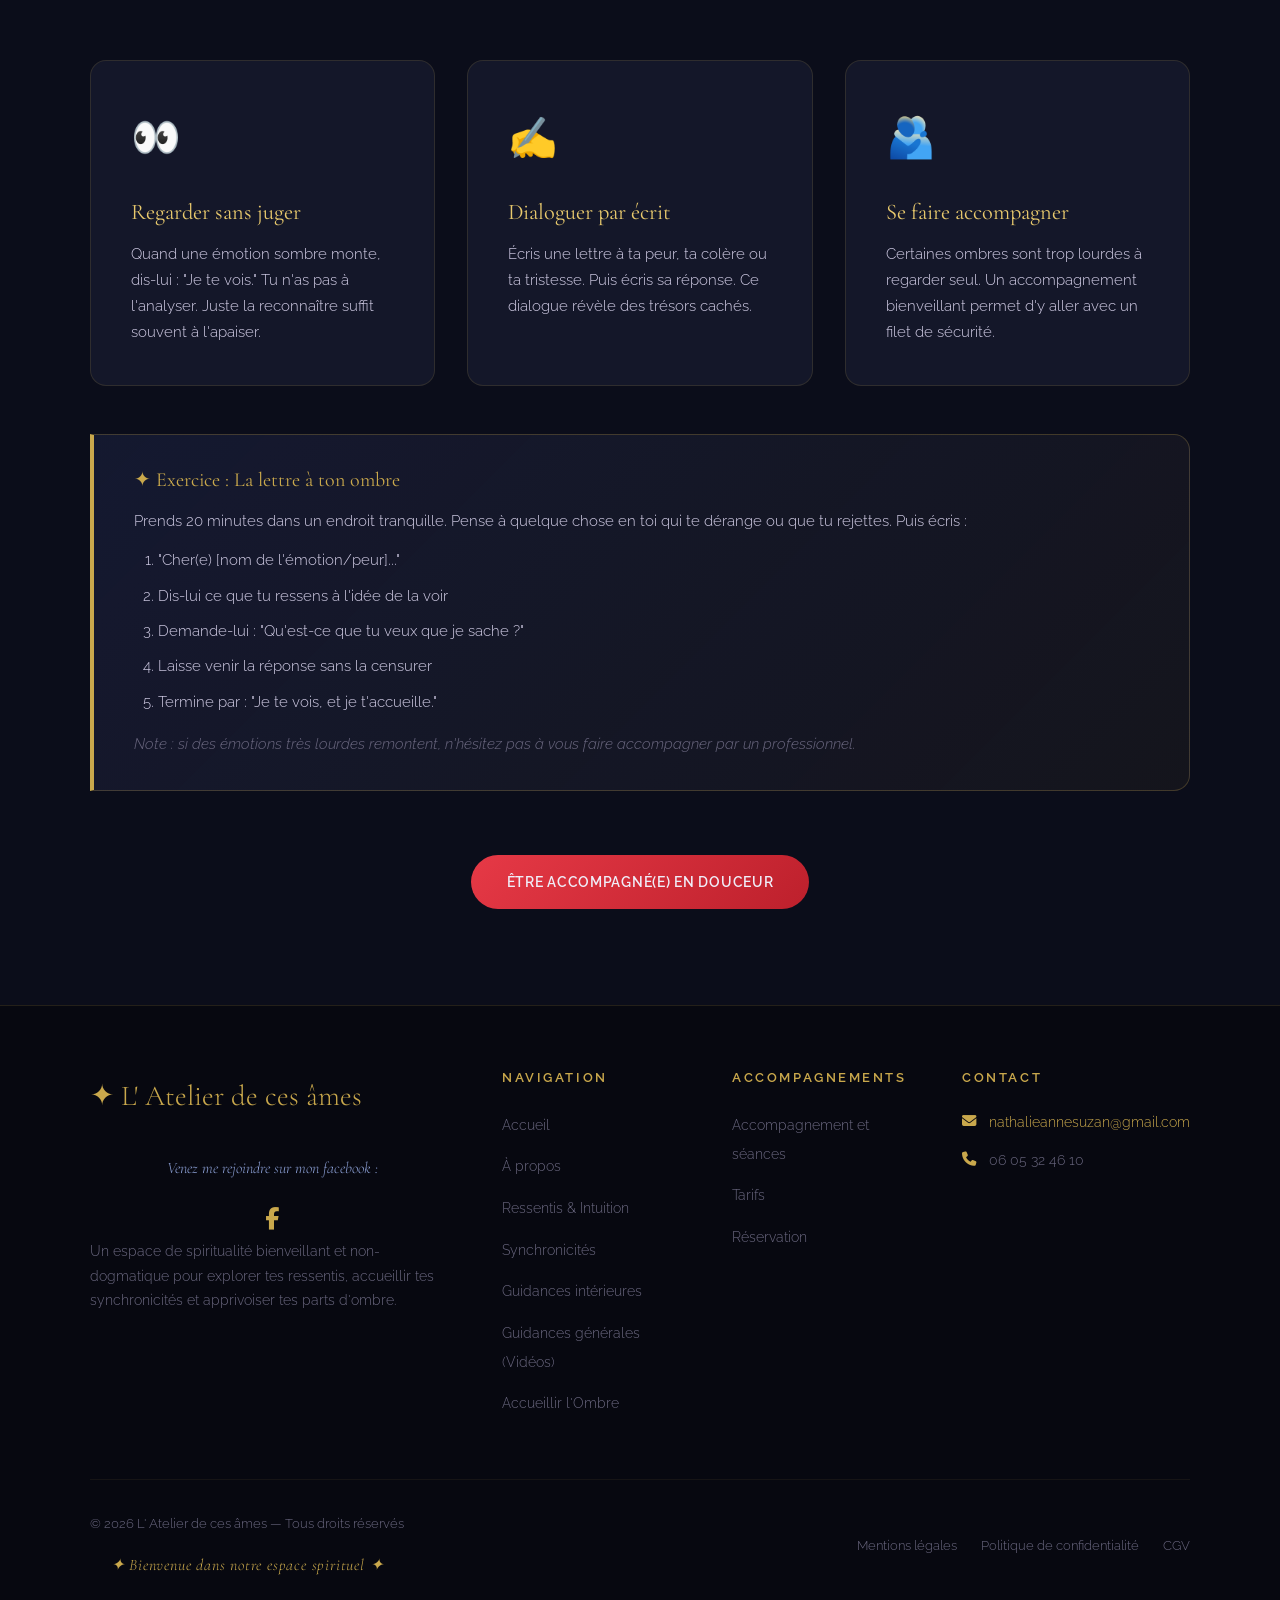
<file: ombre.html>
<!DOCTYPE html>
<html lang="fr">
<head>
  <meta charset="UTF-8">
  <meta name="viewport" content="width=device-width, initial-scale=1.0">
  <title>Accueillir l'Ombre & Alchimie Intérieure — L'Atelier de ces Âmes</title>
  <meta name="description" content="Apprivoiser sa part d'ombre avec Nathalie Anne Suzan. Psychologie jungienne, accueil des blessures et transmutation des peurs en lumière bienveillante.">
  <meta name="keywords" content="shadow work, travail sur l'ombre, psychologie jungienne, Carl Jung, blessures émotionnelles, alchimie intérieure, Nathalie Anne Suzan">
  <link rel="canonical" href="https://latelierdecesames.fr/ombre.html">

  <!-- Open Graph / Réseaux Sociaux -->
  <meta property="og:title" content="Travail sur l'Ombre (Shadow Work) — L'Atelier de ces Âmes">
  <meta property="og:description" content="Accueillir et apprivoiser ses peurs sans se juger : transformer l'ombre en alliée de votre évolution.">
  <meta property="og:type" content="article">
  <meta property="og:url" content="https://latelierdecesames.fr/ombre.html">
  <meta property="og:image" content="https://latelierdecesames.fr/images/og-image.jpg">
  
  <!-- Favicon principal & multi-supports -->
  <link rel="icon" type="image/png" href="favicon.png">
  <link rel="icon" type="image/x-icon" href="favicon.ico">
  <link rel="apple-touch-icon" href="apple-touch-icon.png">

  <meta name="robots" content="index, follow">
  <link rel="preconnect" href="https://fonts.googleapis.com">
  <link rel="preconnect" href="https://fonts.gstatic.com" crossorigin>
  <link rel="preconnect" href="https://cdnjs.cloudflare.com">
  <link rel="preload" as="style" href="https://fonts.googleapis.com/css2?family=Cormorant+Garamond:ital,wght@0,300;0,400;0,600;1,300;1,400&family=Raleway:wght@300;400;500;600&display=swap">
  <link rel="stylesheet" href="https://fonts.googleapis.com/css2?family=Cormorant+Garamond:ital,wght@0,300;0,400;0,600;1,300;1,400&family=Raleway:wght@300;400;500;600&display=swap" media="print" onload="this.media='all'">
  <noscript>
    <link rel="stylesheet" href="https://fonts.googleapis.com/css2?family=Cormorant+Garamond:ital,wght@0,300;0,400;0,600;1,300;1,400&family=Raleway:wght@300;400;500;600&display=swap">
  </noscript>
  <link rel="stylesheet" href="https://cdnjs.cloudflare.com/ajax/libs/font-awesome/6.5.0/css/all.min.css" media="print" onload="this.media='all'">
  <noscript>
    <link rel="stylesheet" href="https://cdnjs.cloudflare.com/ajax/libs/font-awesome/6.5.0/css/all.min.css">
  </noscript>
  <link rel="stylesheet" href="style.css">

  <style>
:root {
  --nuit:#0b0d1a;--cosmos:#141729;--indigo:#3d4a8a;--lavande:#8b9fd4;
  --or:#c9a84c;--or-clair:#e8c96d;--texte:#d4cfe8;--texte-clair:#f0edf8;
  --gris-doux:#6b6880;--rayon:rgba(201,168,76,0.08);
}
.footer-socials { margin-top: 2rem; text-align: center; }
.footer-socials p { font-family: 'Cormorant Garamond', serif; font-style: italic; color: var(--lavande); margin-bottom: 1rem; }
.social-icons { display: flex; justify-content: center; gap: 1.5rem; }
.social-icons a { color: var(--or); font-size: 1.4rem; transition: all 0.3s ease; text-decoration: none; }
.social-icons a:hover { color: var(--or-clair); transform: translateY(-3px); text-shadow: 0 0 8px rgba(232, 201, 109, 0.6); }

*{margin:0;padding:0;box-sizing:border-box;}
html{scroll-behavior:smooth;}
body{font-family:'Raleway',sans-serif;background-color:var(--nuit);line-height:1.8;font-weight:300;overflow-x:hidden;}

h1,h2,h3,h4{font-family:'Cormorant Garamond',serif;line-height:1.25;}
h1{font-size:clamp(2.2rem,5vw,3.5rem);font-weight:300;color:var(--texte-clair);margin-bottom:1rem;}
h2{font-size:clamp(2rem,3.5vw,2.6rem);font-weight:300;color:var(--texte-clair);margin-bottom:1rem;line-height:1.2;}
h3{font-size:1.4rem;font-weight:400;color:var(--or-clair);margin-bottom:1rem;line-height:1.3;}
h4{font-size:1.25rem;font-weight:400;color:var(--or);margin-bottom:1rem;line-height:1.3;}

nav{position:fixed;top:0;left:0;width:100%;z-index:1000;background:rgba(11,13,26,0.92);backdrop-filter:blur(12px);border-bottom:1px solid rgba(201,168,76,0.2);padding:0 2rem;}
.nav-inner{max-width:1300px;margin:0 auto;display:flex;align-items:center;justify-content:center;height:70px;}
.nav-logo{font-family:'Cormorant Garamond',serif;font-size:clamp(1.05rem,4vw,1.5rem);font-weight:600;color:var(--or);letter-spacing:0.05em;text-decoration:none;white-space:nowrap;}
.nav-links{display:flex;list-style:none;gap:0.2rem;align-items:center;}
.nav-links li:nth-child(1) a { --chakra-color: #ff6b6b; --chakra-bg: rgba(255, 107, 107, 0.15); }
.nav-links li:nth-child(2) a { --chakra-color: #ffb067; --chakra-bg: rgba(255, 176, 103, 0.15); }
.nav-links li:nth-child(3) a { --chakra-color: #fae06b; --chakra-bg: rgba(250, 224, 107, 0.15); }
.nav-links li:nth-child(4) a { --chakra-color: #6bcf6b; --chakra-bg: rgba(107, 207, 107, 0.15); }
.nav-links li:nth-child(5) a { --chakra-color: #6bcfe6; --chakra-bg: rgba(107, 207, 230, 0.15); }
.nav-links li:nth-child(6) a { --chakra-color: #8073ff; --chakra-bg: rgba(128, 115, 255, 0.15); }
.nav-links li:nth-child(7) a { --chakra-color: #c98ced; --chakra-bg: rgba(201, 140, 237, 0.15); }
.nav-links a{display:block;padding:0.5rem 0.8rem;color:var(--chakra-color, var(--texte));text-decoration:none;font-size:0.82rem;font-weight:500;letter-spacing:0.06em;text-transform:uppercase;border-radius:4px;transition:all 0.3s ease;cursor:pointer;}
.nav-links a.active{text-shadow:0 0 10px var(--chakra-color, var(--or));opacity:0.9;}
.nav-links a:hover{background:var(--chakra-bg, var(--rayon));transform:translateY(-1px);}
.nav-cta{background:linear-gradient(135deg,#e63946,#bd202c);color:var(--texte-clair)!important;font-weight:600!important;border-radius:25px!important;padding:0.5rem 1.2rem!important;text-shadow:none!important;transform:none!important;}
.nav-cta:hover{transform:translateY(-2px)!important;box-shadow:0 5px 15px rgba(230,57,70,0.3);}
.hamburger{display:none;flex-direction:column;gap:5px;cursor:pointer;background:none;border:none;padding:5px;}
.hamburger span{width:25px;height:2px;background:var(--or);border-radius:2px;transition:0.3s;}

.page-section{padding-top:70px;min-height:100vh;}
.btn-primary{display:inline-block;padding:0.9rem 2.2rem;background:linear-gradient(135deg,#e63946,#bd202c);color:var(--texte-clair);text-decoration:none;border-radius:50px;font-weight:600;font-size:0.9rem;letter-spacing:0.05em;cursor:pointer;border:none;transition:all 0.3s ease;text-transform:uppercase;font-family:'Raleway',sans-serif;}
.btn-primary:hover{transform:translateY(-3px);box-shadow:0 15px 35px rgba(230,57,70,0.4);}

.section{padding:6rem 2rem;}
.section-alt{background:var(--cosmos);}
.container{max-width:1100px;margin:0 auto;}
.section-header{text-align:center;margin-bottom:4rem;}
.section-label{display:inline-block;font-size:0.75rem;letter-spacing:0.35em;text-transform:uppercase;color:var(--or);margin-bottom:1rem;padding:0.3rem 1rem;border:1px solid rgba(201,168,76,0.3);border-radius:20px;}
.section-title{font-family:'Cormorant Garamond',serif;font-size:clamp(2rem,3.5vw,2.6rem);font-weight:300;color:var(--texte-clair);margin-bottom:1rem;line-height:1.2;}
.divider{width:60px;height:1px;background:var(--or);margin:1.5rem auto;opacity:0.6;}
.grid-3{display:grid;grid-template-columns:repeat(auto-fit,minmax(300px,1fr));gap:2rem;}
.grid-2{display:grid;grid-template-columns:repeat(auto-fit,minmax(400px,1fr));gap:2.5rem;align-items:start;}

.card{background:var(--cosmos);border:1px solid rgba(201,168,76,0.15);border-radius:16px;padding:2.5rem;position:relative;overflow:hidden;}
.card-icon{font-size:2.5rem;color:var(--or);margin-bottom:1.5rem;display:block;}
.card h3{font-family:'Cormorant Garamond',serif;font-size:1.4rem;color:var(--or-clair);margin-bottom:1rem;font-weight:400;}
.card h4{font-family:'Cormorant Garamond',serif;font-size:1.25rem;color:var(--or);margin-bottom:1rem;font-weight:400;}
.card p{color:var(--texte);font-size:0.95rem;line-height:1.7;}

.page-hero{padding:5rem 2rem 4rem;text-align:center;background:linear-gradient(180deg,rgba(61,74,138,0.15) 0%,transparent 100%);border-bottom:1px solid rgba(201,168,76,0.1);}
.page-hero-icon{font-size:4rem;display:block;margin-bottom:1.5rem;}
.page-hero h1{font-family:'Cormorant Garamond',serif;font-size:clamp(2.2rem,5vw,3.5rem);color:var(--texte-clair);font-weight:300;margin-bottom:1rem;}
.page-hero p{max-width:600px;margin:0 auto;color:var(--texte);font-size:1.05rem;}

.icon-list{list-style:none;}
.icon-list li{display:flex;gap:1rem;align-items:flex-start;padding:1rem 0;border-bottom:1px solid rgba(201,168,76,0.08);color:var(--texte);}
.icon-list li .icon{font-size:1.3rem;flex-shrink:0;margin-top:0.1rem;}

.exercise-box{background:linear-gradient(135deg,rgba(61,74,138,0.2),rgba(201,168,76,0.05));border:1px solid rgba(201,168,76,0.25);border-left:4px solid var(--or);border-radius:0 16px 16px 0;padding:2rem 2.5rem;margin:2rem 0;}
.exercise-box h4{font-family:'Cormorant Garamond',serif;font-size:1.25rem;color:var(--or);margin-bottom:1rem;}
.exercise-box p,.exercise-box li{color:var(--texte);font-size:0.95rem;line-height:1.7;}
.exercise-box ol{padding-left:1.5rem;margin-top:0.8rem;}
.exercise-box li{margin-bottom:0.6rem;}
.mt-3{margin-top:3rem;}

/* --- Footer --- */
footer{background:#070810;border-top:1px solid rgba(201,168,76,0.15);padding:4rem 2rem 2rem;}
.footer-grid{max-width:1100px;margin:0 auto 3rem;display:grid;grid-template-columns:2fr 1fr 1fr 1fr;gap:3rem;}
.footer-logo{font-family:'Cormorant Garamond',serif;font-size:1.8rem;color:var(--or);margin-bottom:1rem;display:block;}
.footer-desc{color:var(--gris-doux);font-size:0.9rem;line-height:1.7;margin-bottom:1.5rem;}
.social-links{display:flex;gap:1rem;}
.social-links a{width:38px;height:38px;display:flex;align-items:center;justify-content:center;background:rgba(201,168,76,0.1);border:1px solid rgba(201,168,76,0.2);border-radius:50%;color:var(--or);text-decoration:none;font-size:0.9rem;transition:all 0.3s;}
.social-links a:hover{background:var(--or);color:var(--nuit);}
.footer-col h4{font-family:'Raleway',sans-serif;font-size:0.8rem;font-weight:600;letter-spacing:0.2em;text-transform:uppercase;color:var(--or);margin-bottom:1.5rem;}
.footer-col ul{list-style:none;}
.footer-col ul li{margin-bottom:0.8rem;}
.footer-col ul li a{color:var(--gris-doux);text-decoration:none;font-size:0.9rem;transition:color 0.3s;cursor:pointer;}
.footer-col ul li a:hover{color:var(--or-clair);}
.footer-info{display:flex;align-items:flex-start;gap:0.8rem;color:var(--gris-doux);font-size:0.9rem;margin-bottom:1rem;line-height:1.5;}
.footer-info i{color:var(--or);font-size:0.9rem;margin-top:0.2rem;flex-shrink:0;}
.footer-info a { color: #c9a84c; text-decoration: none; }
.footer-bottom{max-width:1100px;margin:0 auto;padding-top:2rem;border-top:1px solid rgba(201,168,76,0.08);display:flex;justify-content:space-between;align-items:center;flex-wrap:wrap;gap:1rem;}
.footer-bottom p{color:var(--gris-doux);font-size:0.8rem;}
.footer-legal{display:flex;gap:1.5rem;}
.footer-legal a{color:var(--gris-doux);text-decoration:none;font-size:0.8rem;transition:color 0.3s;}
.footer-legal a:hover{color:var(--or);}
.visitor-counter { color: var(--or); font-size: 1rem; margin-top: 1rem; font-family: 'Cormorant Garamond', serif; font-style: italic; letter-spacing: 0.05em; text-align: center; }
.visitor-counter span { color: var(--or-clair); font-weight: 600; font-family: 'Raleway', sans-serif; font-style: normal; margin: 0 3px; }

@media(max-width:1024px){
  .footer-grid{grid-template-columns:1fr 1fr;}
  .hamburger{display:flex;}
  .nav-links{display:none;position:fixed;top:70px;left:0;right:0;background:rgba(11,13,26,0.98);flex-direction:column;padding:2rem;gap:0.5rem;border-bottom:1px solid rgba(201,168,76,0.2);}
  .nav-links.open{display:flex;}
}
@media(max-width:768px){
  .footer-grid{grid-template-columns:1fr;}
  .footer-bottom{flex-direction:column;text-align:center;}
  .section{padding:4rem 1.5rem;}
  .grid-2{grid-template-columns:1fr;}
}
  </style>
  <!-- Google tag (gtag.js) -->
<script async src="https://www.googletagmanager.com/gtag/js?id=G-78YX6P1FXL"></script>
<script>
  window.dataLayer = window.dataLayer || [];
  function gtag(){dataLayer.push(arguments);}
  gtag('js', new Date());

  gtag('config', 'G-78YX6P1FXL');
</script>
</head>
<body>

<nav>
  <div class="nav-inner">
    <button class="hamburger" id="hamburger" onclick="document.getElementById('navLinks').classList.toggle('open')" aria-label="Menu">
      <span></span><span></span><span></span>
    </button>
    <ul class="nav-links" id="navLinks">
      <li><a href="index.html">Accueil</a></li>
      <li><a href="apropos.html">À propos</a></li>
      <li><a href="ressentis.html">Ressentis</a></li>
      <li><a href="synchronicites.html">Synchronicités</a></li>
      <li class="nav-dropdown">
        <a href="guidances.html" class="nav-dropdown-toggle">Guidances <span class="dropdown-arrow" aria-hidden="true">▾</span></a>
        <ul class="nav-dropdown-menu">
          <li><a href="guidances-generales.html">Guidances générales (Vidéos)</a></li>
        </ul>
      </li>
      <li><a href="ombre.html" class="active">L'Ombre</a></li>
      <li><a href="accompagnements.html">Accompagnements</a></li>
      <li><a href="tarifs.html">Tarifs</a></li>
      <li><a href="contact.html" class="nav-cta">Réserver</a></li>
    </ul>
  </div>
</nav>

<!-- PAGE L'OMBRE -->
<section class="page-section" id="page-ombre" style="display:block;">
  <div class="page-hero">
    <span class="page-hero-icon">🌑</span>
    <h1>Accueillir ses Peurs & ses Parts d'Ombre</h1>
    <p>Ce n'est pas dans la lumière que l'on grandit, c'est dans le courage de regarder ses ténèbres.</p>
  </div>

  <section class="section">
    <div class="container">
      <div style="max-width:800px;margin:0 auto 4rem;">
        <span class="section-label">Carl Gustav Jung</span>
        <h2 class="section-title" style="text-align:left;">L'ombre : cette part de toi que tu as mise de côté</h2>
        <div class="divider" style="margin-left:0;"></div>
        <p style="color:var(--texte);line-height:1.9;margin-bottom:1rem;">L'ombre, au sens de Jung, c'est tout ce que tu as refoulé, caché, nié en toi. Tes colères non exprimées. Tes désirs que tu juges inacceptables. Tes peurs que tu prétends ne pas avoir.</p>
        <p style="color:var(--texte);line-height:1.9;margin-bottom:1rem;">L'ombre n'est pas mauvaise. Elle est simplement ce qui a été mis à l'écart. Et elle a besoin d'être vue, entendue, accueillie.</p>
        <p style="color:var(--texte);line-height:1.9;">La "nuit noire de l'âme" ? C'est une invitation de l'ombre à être enfin regardée. C'est une porte.</p>
      </div>

      <div class="grid-2" style="margin-bottom:4rem;">
        <div class="card">
          <h3>Pourquoi on fuit ses noirceurs</h3>
          <ul class="icon-list" style="font-size:0.9rem;">
            <li><span class="icon">🔸</span><div>Peur d'être "mauvais" ou "défaillant"</div></li>
            <li><span class="icon">🔸</span><div>La société nous a appris à "être forts"</div></li>
            <li><span class="icon">🔸</span><div>On croit qu'en ne regardant pas, ça disparaît</div></li>
            <li><span class="icon">🔸</span><div>On a peur de ne pas s'en relever</div></li>
          </ul>
        </div>
        <div class="card">
          <h3>Ce qui se passe quand on regarde</h3>
          <ul class="icon-list" style="font-size:0.9rem;">
            <li><span class="icon">✦</span><div>L'énergie bloquée se libère progressivement</div></li>
            <li><span class="icon">✦</span><div>On arrête de projeter ses ombres sur les autres</div></li>
            <li><span class="icon">✦</span><div>On devient plus entier, plus authentique</div></li>
            <li><span class="icon">✦</span><div>La lumière intérieure grandit avec l'ombre acceptée</div></li>
          </ul>
        </div>
      </div>

      <div class="section-header">
        <span class="section-label">En pratique</span>
        <h2 class="section-title">Comment accueillir une noirceur sans se juger ?</h2>
        <div class="divider"></div>
      </div>

      <div class="grid-3">
        <div class="card">
          <span class="card-icon">👀</span>
          <h3>Regarder sans juger</h3>
          <p>Quand une émotion sombre monte, dis-lui : "Je te vois." Tu n'as pas à l'analyser. Juste la reconnaître suffit souvent à l'apaiser.</p>
        </div>
        <div class="card">
          <span class="card-icon">✍️</span>
          <h3>Dialoguer par écrit</h3>
          <p>Écris une lettre à ta peur, ta colère ou ta tristesse. Puis écris sa réponse. Ce dialogue révèle des trésors cachés.</p>
        </div>
        <div class="card">
          <span class="card-icon">🫂</span>
          <h3>Se faire accompagner</h3>
          <p>Certaines ombres sont trop lourdes à regarder seul. Un accompagnement bienveillant permet d'y aller avec un filet de sécurité.</p>
        </div>
      </div>

      <div class="exercise-box mt-3">
        <h4>✦ Exercice : La lettre à ton ombre</h4>
        <p>Prends 20 minutes dans un endroit tranquille. Pense à quelque chose en toi qui te dérange ou que tu rejettes. Puis écris :</p>
        <ol>
          <li>"Cher(e) [nom de l'émotion/peur]..."</li>
          <li>Dis-lui ce que tu ressens à l'idée de la voir</li>
          <li>Demande-lui : "Qu'est-ce que tu veux que je sache ?"</li>
          <li>Laisse venir la réponse sans la censurer</li>
          <li>Termine par : "Je te vois, et je t'accueille."</li>
        </ol>
        <p style="margin-top:1rem;font-style:italic;color:var(--gris-doux);">Note : si des émotions très lourdes remontent, n'hésitez pas à vous faire accompagner par un professionnel.</p>
      </div>

      <div style="text-align:center; margin-top:4rem;">
        <a href="contact.html" class="btn-primary">Être accompagné(e) en douceur</a>
      </div>
    </div>
  </section>
</section>

<!-- FOOTER -->
<footer>
  <div class="footer-grid">
    <div>
      <span class="footer-logo">✦ L' Atelier de ces âmes</span>

      <div class="footer-socials">
        <p>Venez me rejoindre sur mon facebook :</p>
        <div class="social-icons">
          <a href="https://www.facebook.com/var83/" target="_blank" rel="noopener noreferrer" title="Facebook" aria-label="Facebook"><i class="fab fa-facebook-f"></i></a>
        </div>
      </div>
      <p class="footer-desc">Un espace de spiritualité bienveillant et non-dogmatique pour explorer tes ressentis, accueillir tes synchronicités et apprivoiser tes parts d'ombre.</p>
    </div>

    <div class="footer-col">
      <h4>Navigation</h4>
      <ul>
        <li><a href="index.html">Accueil</a></li>
        <li><a href="apropos.html">À propos</a></li>
        <li><a href="ressentis.html">Ressentis & Intuition</a></li>
        <li><a href="synchronicites.html">Synchronicités</a></li>
        <li><a href="guidances.html">Guidances intérieures</a></li>
        <li><a href="guidances-generales.html">Guidances générales (Vidéos)</a></li>
        <li><a href="ombre.html">Accueillir l'Ombre</a></li>
      </ul>
    </div>

    <div class="footer-col">
      <h4>Accompagnements</h4>
      <ul>
        <li><a href="accompagnements.html">Accompagnement et séances</a></li>
        <li><a href="tarifs.html">Tarifs</a></li>
        <li><a href="contact.html">Réservation</a></li>
      </ul>
    </div>

    <div class="footer-col">
      <h4>Contact</h4>
      <div class="footer-info">
        <i class="fas fa-envelope"></i>
        <a href="mailto:nathalieannesuzan@gmail.com">nathalieannesuzan@gmail.com</a>
      </div>    
      <div class="footer-info">
        <i class="fas fa-phone"></i>
        06 05 32 46 10
      </div>
    </div>
  </div>

  <div class="footer-bottom">
    <div>
      <p>© 2026 L' Atelier de ces âmes — Tous droits réservés</p>
      <div class="visitor-counter" id="visitor-counter">✦ Chargement... ✦</div>
    </div>
    <div class="footer-legal">
      <a href="mentions-legales.html">Mentions légales</a>
      <a href="politique-confidentialite.html">Politique de confidentialité</a>
      <a href="cgv.html">CGV</a>
    </div>
  </div>
</footer>

<script>
  async function loadVisitorCounter() {
    const counterEl = document.getElementById('visitor-counter');
    if (!counterEl) return;
    try {
      const response = await fetch('compteur.php');
      if (!response.ok) throw new Error('Erreur réseau');
      const res = await response.json();
      if (res.status === 'success') {
        counterEl.innerHTML = `✦ <span>${res.visites}</span> âmes ont visité ce sanctuaire ✦`;
      }
    } catch (error) {
      counterEl.innerHTML = `✦ Bienvenue dans notre espace spirituel ✦`;
    }
  }

  document.addEventListener('DOMContentLoaded', () => {
    loadVisitorCounter();
  });
</script>

</body>
</html>
</file>
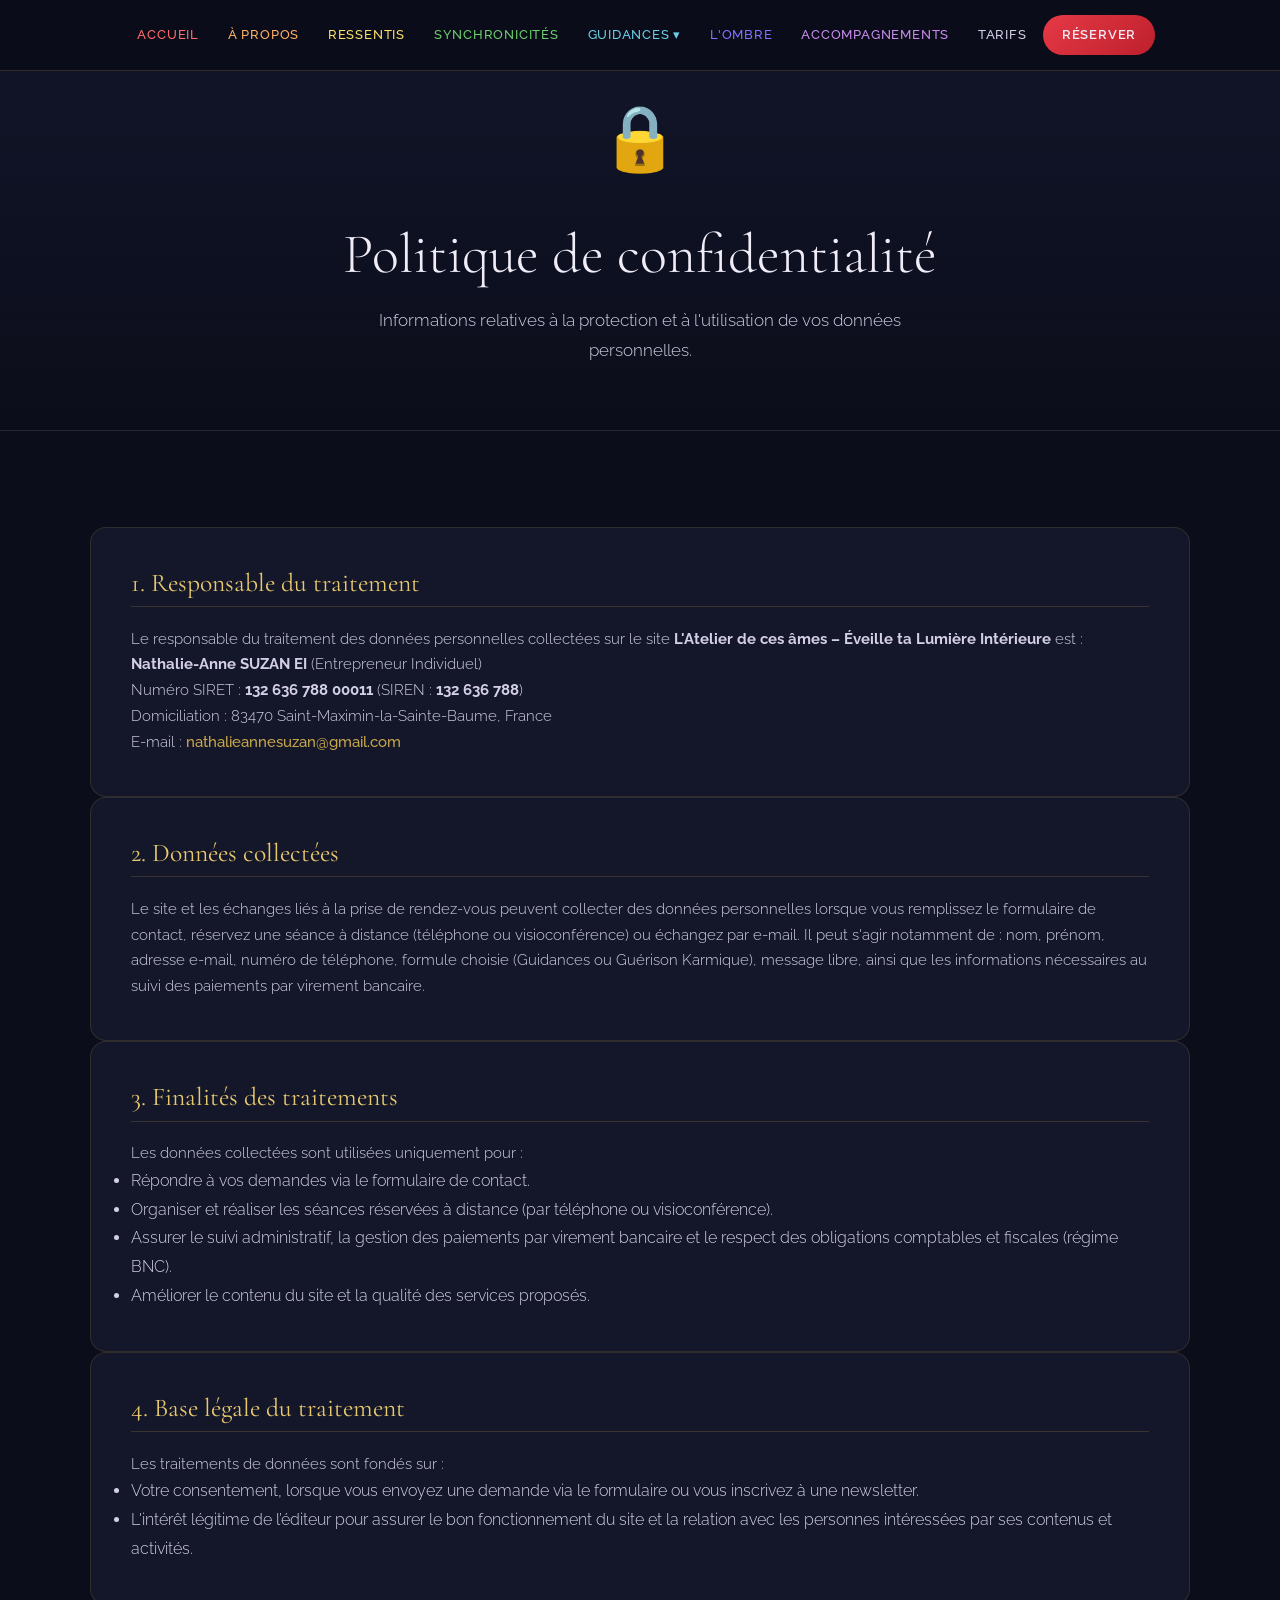
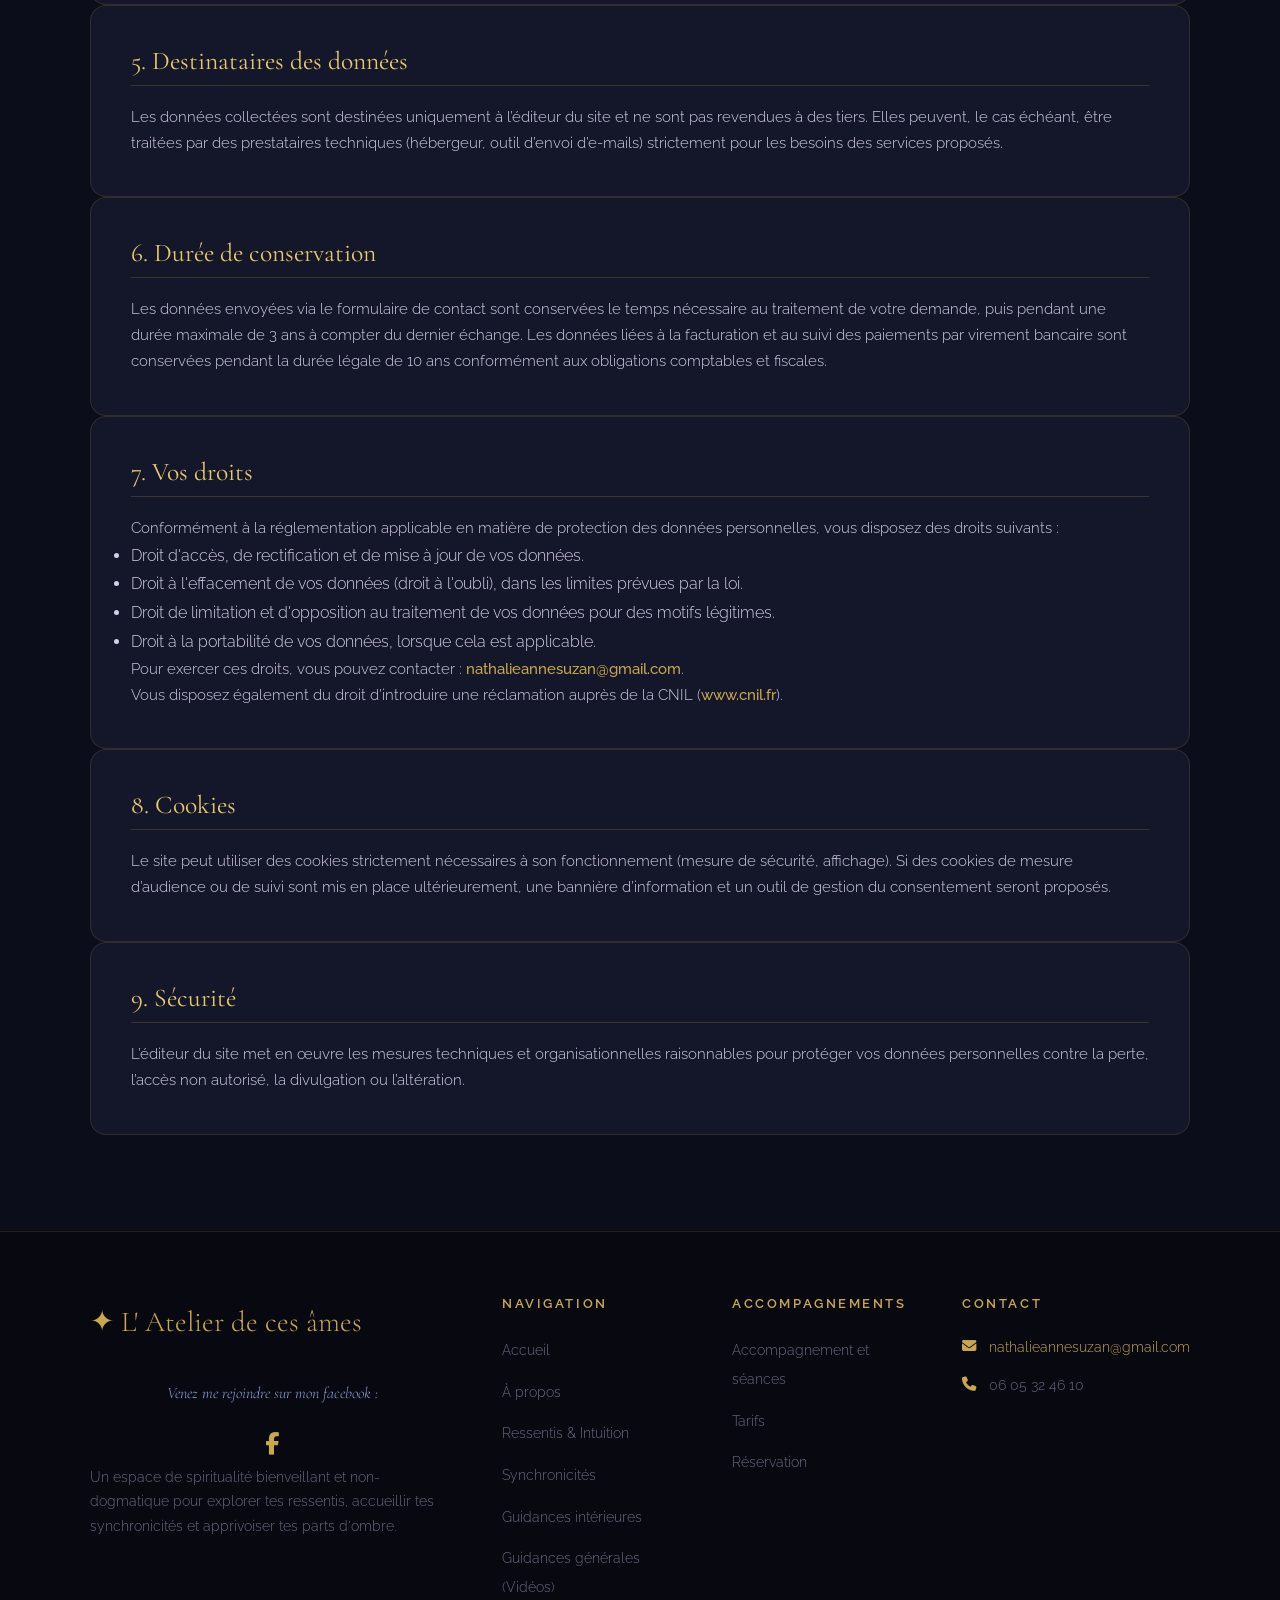
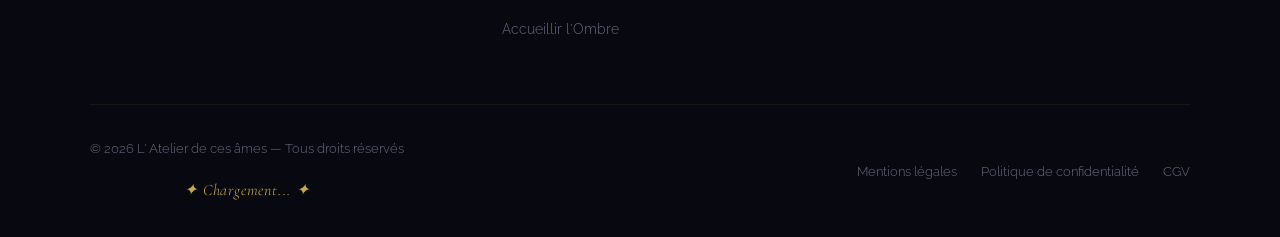
<file: politique-confidentialite.html>
<!DOCTYPE html>
<html lang="fr">
<head>
  <meta charset="UTF-8">
  <meta name="viewport" content="width=device-width, initial-scale=1.0">
  <title>Politique de confidentialité – L'Atelier de ces âmes</title>
  <meta name="description" content="Politique de confidentialité et protection des données personnelles (RGPD) du site L'Atelier de ces âmes.">
  <link rel="canonical" href="https://latelierdecesames.fr/politique-confidentialite.html">
  <meta name="robots" content="index, follow">

  <!-- Favicon principal & multi-supports -->
  <link rel="icon" type="image/png" href="favicon.png">
  <link rel="icon" type="image/x-icon" href="favicon.ico">
  <link rel="apple-touch-icon" href="apple-touch-icon.png">

  <!-- Polices et Icônes -->
  <link rel="preconnect" href="https://fonts.googleapis.com">
  <link rel="preconnect" href="https://fonts.gstatic.com" crossorigin>
  <link rel="preconnect" href="https://cdnjs.cloudflare.com">
  <link rel="preload" as="style" href="https://fonts.googleapis.com/css2?family=Cormorant+Garamond:ital,wght@0,300;0,400;0,600;1,300;1,400&family=Raleway:wght@300;400;500;600&display=swap">
  <link rel="stylesheet" href="https://fonts.googleapis.com/css2?family=Cormorant+Garamond:ital,wght@0,300;0,400;0,600;1,300;1,400&family=Raleway:wght@300;400;500;600&display=swap" media="print" onload="this.media='all'">
  <noscript>
    <link rel="stylesheet" href="https://fonts.googleapis.com/css2?family=Cormorant+Garamond:ital,wght@0,300;0,400;0,600;1,300;1,400&family=Raleway:wght@300;400;500;600&display=swap">
  </noscript>
  <link rel="stylesheet" href="https://cdnjs.cloudflare.com/ajax/libs/font-awesome/6.5.0/css/all.min.css" media="print" onload="this.media='all'">
  <noscript>
    <link rel="stylesheet" href="https://cdnjs.cloudflare.com/ajax/libs/font-awesome/6.5.0/css/all.min.css">
  </noscript>

  <link rel="stylesheet" href="style.css">
  <!-- Style identique au site principal -->
  <style>
    :root {
      --nuit: #0b0d1a;
      --cosmos: #141729;
      --indigo: #3d4a8a;
      --lavande: #8b9fd4;
      --or: #c9a84c;
      --or-clair: #e8c96d;
      --texte: #d4cfe8;
      --texte-clair: #f0edf8;
      --gris-doux: #6b6880;
      --rayon: rgba(201,168,76,0.08);
    }
    * { margin:0; padding:0; box-sizing:border-box; }
    html { scroll-behavior:smooth; }
    body { font-family: 'Raleway', sans-serif; background-color: var(--nuit); color: var(--texte); line-height: 1.8; font-weight: 300; overflow-x: hidden; }
    h1, h2, h3, h4 { font-family: 'Cormorant Garamond', serif; line-height: 1.25; }
    h1 { font-size: clamp(2.2rem, 5vw, 3.5rem); font-weight: 300; color: var(--texte-clair); margin-bottom: 1rem; }
    h2 { font-size: clamp(2rem, 3.5vw, 2.6rem); font-weight: 300; color: var(--texte-clair); margin-bottom: 1rem; line-height: 1.2; }
    h3 { font-size: 1.4rem; font-weight: 400; color: var(--or-clair); margin-bottom: 1rem; line-height: 1.3; }
    h4 { font-size: 1.25rem; font-weight: 400; color: var(--or); margin-bottom: 1rem; line-height: 1.3; }
    .card h2 { font-family: 'Cormorant Garamond', serif; font-size: 1.6rem; color: var(--or-clair); margin-bottom: 1.2rem; font-weight: 400; border-bottom: 1px solid rgba(201,168,76,0.2); padding-bottom: 0.5rem; }
    .footer-col h4 { font-family: 'Raleway', sans-serif; font-size: 0.8rem; font-weight: 600; letter-spacing: 0.2em; text-transform: uppercase; color: var(--or); margin-bottom: 1.5rem; }
    nav { position:fixed; top:0; left:0; width:100%; z-index:1000; background:rgba(11,13,26,0.92); backdrop-filter:blur(12px); border-bottom:1px solid rgba(201,168,76,0.2); padding:0 2rem; }
    .nav-inner { max-width:1300px; margin:0 auto; display:flex; align-items:center; justify-content:center; height:70px; }
    .nav-logo { font-family:'Cormorant Garamond',serif; font-size:clamp(1.05rem,4vw,1.5rem); font-weight:600; color:var(--or); letter-spacing:0.05em; text-decoration:none; white-space:nowrap; }
    .nav-links { display:flex; list-style:none; gap:0.2rem; align-items:center; }
    .nav-links li:nth-child(1) a { --chakra-color: #ff6b6b; --chakra-bg: rgba(255, 107, 107, 0.15); }
    .nav-links li:nth-child(2) a { --chakra-color: #ffb067; --chakra-bg: rgba(255, 176, 103, 0.15); }
    .nav-links li:nth-child(3) a { --chakra-color: #fae06b; --chakra-bg: rgba(250, 224, 107, 0.15); }
    .nav-links li:nth-child(4) a { --chakra-color: #6bcf6b; --chakra-bg: rgba(107, 207, 107, 0.15); }
    .nav-links li:nth-child(5) a { --chakra-color: #6bcfe6; --chakra-bg: rgba(107, 207, 230, 0.15); }
    .nav-links li:nth-child(6) a { --chakra-color: #8073ff; --chakra-bg: rgba(128, 115, 255, 0.15); }
    .nav-links li:nth-child(7) a { --chakra-color: #c98ced; --chakra-bg: rgba(201, 140, 237, 0.15); }
    .nav-links a { display:block; padding:0.5rem 0.8rem; color:var(--chakra-color, var(--texte)); text-decoration:none; font-size:0.82rem; font-weight:500; letter-spacing:0.06em; text-transform:uppercase; border-radius:4px; transition:all 0.3s ease; }
    .nav-links a:hover { background:var(--chakra-bg, var(--rayon)); transform:translateY(-1px); }
    .nav-cta { background:linear-gradient(135deg,#e63946,#bd202c); color:var(--texte-clair)!important; font-weight:600!important; border-radius:25px!important; padding:0.5rem 1.2rem!important; text-shadow:none!important; transform:none!important; }
    .nav-cta:hover { transform:translateY(-2px)!important; box-shadow:0 5px 15px rgba(230,57,70,0.3); }
    .hamburger { display:none; flex-direction:column; gap:5px; cursor:pointer; background:none; border:none; padding:5px; }
    .hamburger span { width:25px; height:2px; background:var(--or); border-radius:2px; transition:0.3s; }
    @media(max-width: 1024px) { .hamburger { display:flex; } .nav-links { display:none; position:fixed; top:70px; left:0; right:0; background:rgba(11,13,26,0.98); flex-direction:column; padding:2rem; gap:0.5rem; border-bottom:1px solid rgba(201,168,76,0.2); } .nav-links.open { display:flex; } }
    @media(max-width: 768px) { .footer-bottom { flex-direction: column; text-align: center; } .card { padding: 1.5rem; } }
    main a { color: var(--or); text-decoration: none; font-weight: 500; transition: color 0.3s ease; }
    main a:hover { color: var(--or-clair); text-decoration: underline; }
  </style>
  <!-- Google tag (gtag.js) -->
<script async src="https://www.googletagmanager.com/gtag/js?id=G-78YX6P1FXL"></script>
<script>
  window.dataLayer = window.dataLayer || [];
  function gtag(){dataLayer.push(arguments);}
  gtag('js', new Date());

  gtag('config', 'G-78YX6P1FXL');
</script>
</head>
<body>

  <nav>
    <div class="nav-inner">
      <button class="hamburger" id="hamburger" onclick="toggleMenu()" aria-label="Menu">
        <span></span><span></span><span></span>
      </button>
      <ul class="nav-links" id="navLinks">
        <li><a href="index.html">Accueil</a></li>
        <li><a href="apropos.html">À propos</a></li>
        <li><a href="ressentis.html">Ressentis</a></li>
        <li><a href="synchronicites.html">Synchronicités</a></li>
        <li class="nav-dropdown">
          <a href="guidances.html" class="nav-dropdown-toggle">Guidances <span class="dropdown-arrow" aria-hidden="true">▾</span></a>
          <ul class="nav-dropdown-menu">
            <li><a href="guidances-generales.html">Guidances générales (Vidéos)</a></li>
          </ul>
        </li>
        <li><a href="ombre.html">L'Ombre</a></li>
        <li><a href="accompagnements.html">Accompagnements</a></li>
        <li><a href="tarifs.html">Tarifs</a></li>
        <li><a href="contact.html" class="nav-cta">Réserver</a></li>
      </ul>
    </div>
  </nav>

  <script>
    function toggleMenu() {
      document.getElementById('navLinks').classList.toggle('open');
    }
  </script>

  <!-- En-tête -->
  <div class="page-hero">
    <span class="page-hero-icon">🔒</span>
    <h1>Politique de confidentialité</h1>
    <p>Informations relatives à la protection et à l'utilisation de vos données personnelles.</p>
  </div>

  <!-- Contenu -->
  <main class="section">
    <div class="container">
      
      <div class="card">
        <h2>1. Responsable du traitement</h2>
        <p>Le responsable du traitement des données personnelles collectées sur le site <strong>L'Atelier de ces âmes – Éveille ta Lumière Intérieure</strong> est :<br>
        <strong>Nathalie-Anne SUZAN EI</strong> (Entrepreneur Individuel)<br>
        Numéro SIRET : <strong>132 636 788 00011</strong> (SIREN : <strong>132 636 788</strong>)<br>
        Domiciliation : 83470 Saint-Maximin-la-Sainte-Baume, France<br>
        E-mail : <a href="mailto:nathalieannesuzan@gmail.com">nathalieannesuzan@gmail.com</a></p>
      </div>

      <div class="card">
        <h2>2. Données collectées</h2>
        <p>Le site et les échanges liés à la prise de rendez-vous peuvent collecter des données personnelles lorsque vous remplissez le formulaire de contact, réservez une séance à distance (téléphone ou visioconférence) ou échangez par e-mail. Il peut s'agir notamment de : nom, prénom, adresse e-mail, numéro de téléphone, formule choisie (Guidances ou Guérison Karmique), message libre, ainsi que les informations nécessaires au suivi des paiements par virement bancaire.</p>
      </div>

      <div class="card">
        <h2>3. Finalités des traitements</h2>
        <p>Les données collectées sont utilisées uniquement pour :</p>
        <ul>
          <li>Répondre à vos demandes via le formulaire de contact.</li>
          <li>Organiser et réaliser les séances réservées à distance (par téléphone ou visioconférence).</li>
          <li>Assurer le suivi administratif, la gestion des paiements par virement bancaire et le respect des obligations comptables et fiscales (régime BNC).</li>
          <li>Améliorer le contenu du site et la qualité des services proposés.</li>
        </ul>
      </div>

      <div class="card">
        <h2>4. Base légale du traitement</h2>
        <p>Les traitements de données sont fondés sur :</p>
        <ul>
          <li>Votre consentement, lorsque vous envoyez une demande via le formulaire ou vous inscrivez à une newsletter.</li>
          <li>L'intérêt légitime de l’éditeur pour assurer le bon fonctionnement du site et la relation avec les personnes intéressées par ses contenus et activités.</li>
        </ul>
      </div>

      <div class="card">
        <h2>5. Destinataires des données</h2>
        <p>Les données collectées sont destinées uniquement à l’éditeur du site et ne sont pas revendues à des tiers. Elles peuvent, le cas échéant, être traitées par des prestataires techniques (hébergeur, outil d’envoi d’e-mails) strictement pour les besoins des services proposés.</p>
      </div>

      <div class="card">
        <h2>6. Durée de conservation</h2>
        <p>Les données envoyées via le formulaire de contact sont conservées le temps nécessaire au traitement de votre demande, puis pendant une durée maximale de 3 ans à compter du dernier échange. Les données liées à la facturation et au suivi des paiements par virement bancaire sont conservées pendant la durée légale de 10 ans conformément aux obligations comptables et fiscales.</p>
      </div>

      <div class="card">
        <h2>7. Vos droits</h2>
        <p>Conformément à la réglementation applicable en matière de protection des données personnelles, vous disposez des droits suivants :</p>
        <ul>
          <li>Droit d'accès, de rectification et de mise à jour de vos données.</li>
          <li>Droit à l'effacement de vos données (droit à l'oubli), dans les limites prévues par la loi.</li>
          <li>Droit de limitation et d'opposition au traitement de vos données pour des motifs légitimes.</li>
          <li>Droit à la portabilité de vos données, lorsque cela est applicable.</li>
        </ul>
        <p>Pour exercer ces droits, vous pouvez contacter : <a href="mailto:nathalieannesuzan@gmail.com">nathalieannesuzan@gmail.com</a>.<br>
        Vous disposez également du droit d’introduire une réclamation auprès de la CNIL (<a href="https://www.cnil.fr" target="_blank" rel="noopener noreferrer">www.cnil.fr</a>).</p>
      </div>

      <div class="card">
        <h2>8. Cookies</h2>
        <p>Le site peut utiliser des cookies strictement nécessaires à son fonctionnement (mesure de sécurité, affichage). Si des cookies de mesure d’audience ou de suivi sont mis en place ultérieurement, une bannière d’information et un outil de gestion du consentement seront proposés.</p>
      </div>

      <div class="card">
        <h2>9. Sécurité</h2>
        <p>L’éditeur du site met en œuvre les mesures techniques et organisationnelles raisonnables pour protéger vos données personnelles contre la perte, l’accès non autorisé, la divulgation ou l’altération.</p>
      </div>

    </div>
  </main>

  <!-- Pied de page -->
  <footer>
  <div class="footer-grid">
    <div>
      <span class="footer-logo">✦ L' Atelier de ces âmes</span>

      <div class="footer-socials">
        <p>Venez me rejoindre sur mon facebook :</p>
        <div class="social-icons">
          <a href="https://www.facebook.com/var83/" target="_blank" rel="noopener noreferrer" title="Facebook" aria-label="Facebook"><i class="fab fa-facebook-f"></i></a>
        </div>
      </div>

      <p class="footer-desc">
        Un espace de spiritualité bienveillant et non-dogmatique pour explorer tes ressentis,
        accueillir tes synchronicités et apprivoiser tes parts d'ombre.
      </p>
    </div>

    <div class="footer-col">
      <h4>Navigation</h4>
      <ul>
        <li><a href="index.html">Accueil</a></li>
        <li><a href="apropos.html">À propos</a></li>
        <li><a href="ressentis.html">Ressentis & Intuition</a></li>
        <li><a href="synchronicites.html">Synchronicités</a></li>
        <li><a href="guidances.html">Guidances intérieures</a></li>
        <li><a href="guidances-generales.html">Guidances générales (Vidéos)</a></li>
        <li><a href="ombre.html">Accueillir l'Ombre</a></li>
      </ul>
    </div>

    <div class="footer-col">
      <h4>Accompagnements</h4>
      <ul>
        <li><a href="accompagnements.html">Accompagnement et séances</a></li>
        <li><a href="tarifs.html">Tarifs</a></li>
        <li><a href="contact.html">Réservation</a></li>
      </ul>
    </div>

    <div class="footer-col">
      <h4>Contact</h4>
      <div class="footer-info">
        <i class="fas fa-envelope"></i>
        <a href="mailto:nathalieannesuzan@gmail.com">nathalieannesuzan@gmail.com</a>
      </div>
      <div class="footer-info">
        <i class="fas fa-phone"></i>06 05 32 46 10
      </div>
    </div>
  </div>

  <div class="footer-bottom">
    <div>
      <p>© 2026 L' Atelier de ces âmes — Tous droits réservés</p>
      <div class="visitor-counter" id="visitor-counter">✦ Chargement... ✦</div>
    </div>
    <div class="footer-legal">
      <a href="mentions-legales.html">Mentions légales</a>
      <a href="politique-confidentialite.html">Politique de confidentialité</a>
      <a href="cgv.html">CGV</a>
    </div>
  </div>
</footer>

<div id="imageLightbox" class="lightbox" onclick="closeLightbox(event)">
  <button class="lightbox-close" onclick="closeLightbox(event)">&times;</button>
  <img class="lightbox-content" id="lightboxImage" src="data:image/svg+xml,%3Csvg xmlns='http://www.w3.org/2000/svg'/%3E" alt="" />
  <div id="lightboxCaption" class="lightbox-caption"></div>
</div>


</body>
</html>
</file>
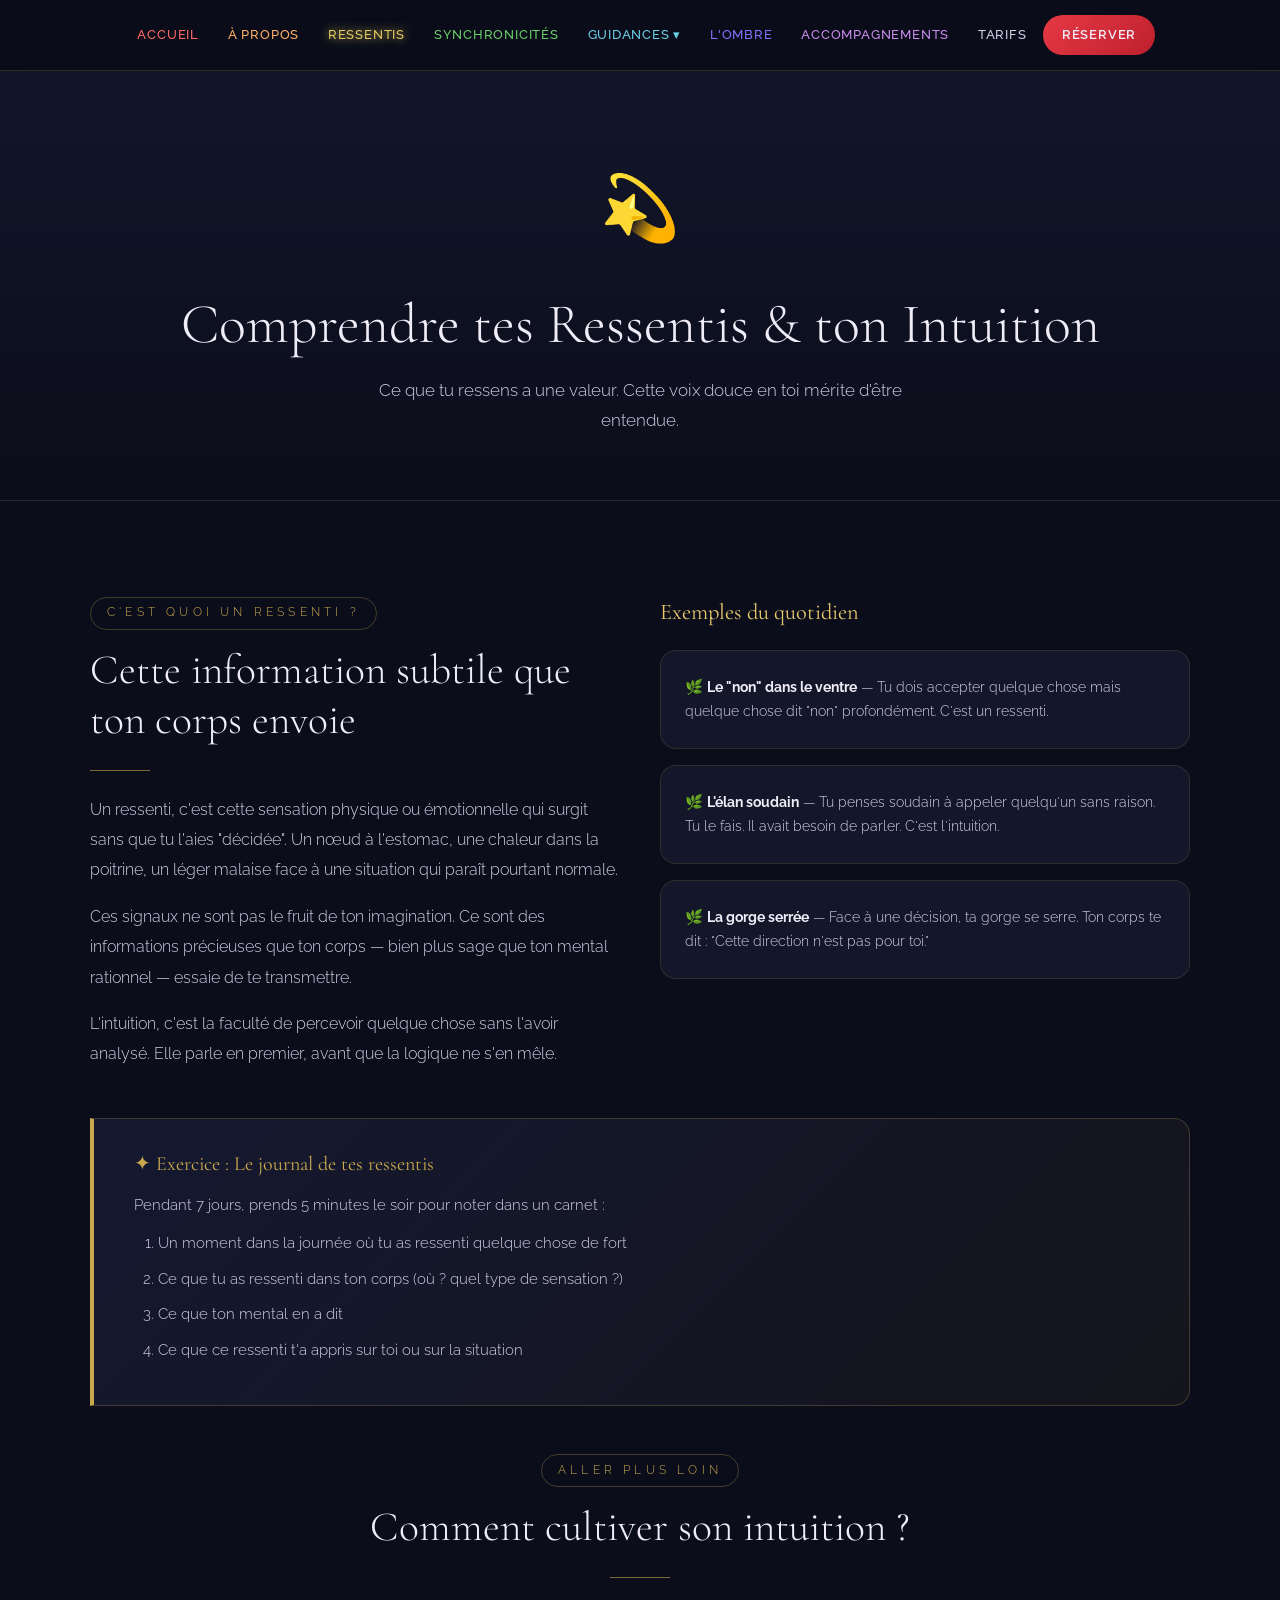
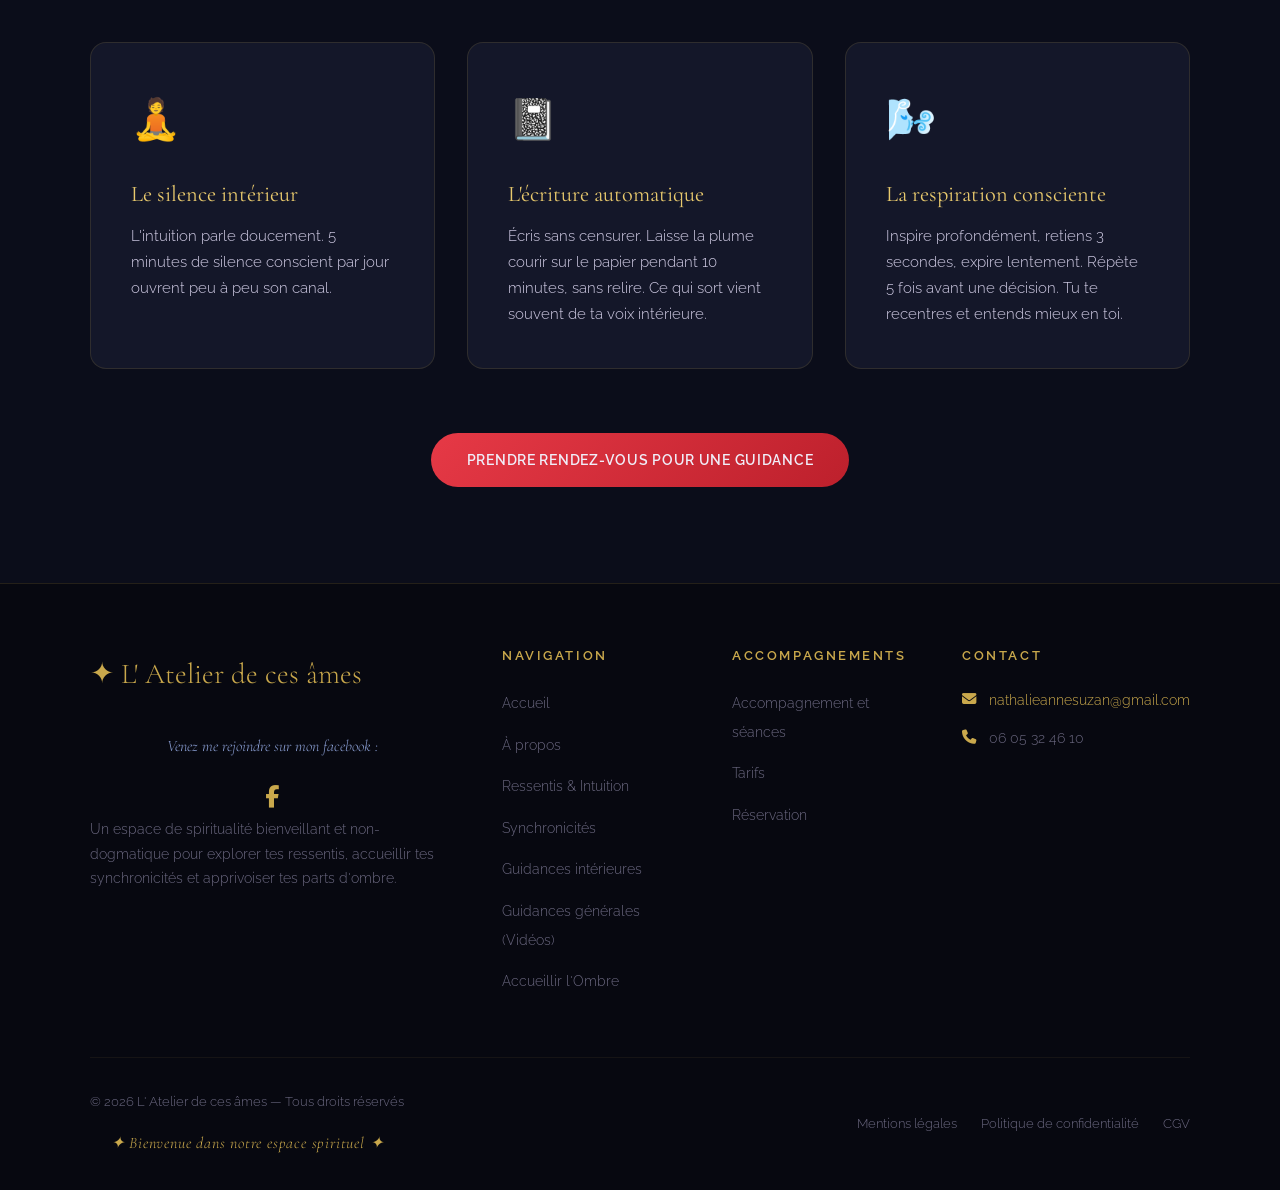
<file: ressentis.html>
<!DOCTYPE html>
<html lang="fr">
<head>
  <meta charset="UTF-8">
  <meta name="viewport" content="width=device-width, initial-scale=1.0">
  <title>Développer ses Ressentis & son Intuition — L'Atelier de ces Âmes</title>
  <meta name="description" content="Comprendre et accueillir ses ressentis corporels et son intuition avec Nathalie Anne Suzan. Clés pratiques pour les personnes intuitives et hypersensibles.">
  <meta name="keywords" content="ressentis subtils, intuition, clairsentience, hypersensibilité, écoute du corps, Nathalie Anne Suzan, spiritualité">
  <link rel="canonical" href="https://latelierdecesames.fr/ressentis.html">

  <!-- Open Graph / Réseaux Sociaux -->
  <meta property="og:title" content="Développer ses Ressentis & son Intuition — L'Atelier de ces Âmes">
  <meta property="og:description" content="Comprendre et accueillir ce qui vibre en vous : clés concrètes pour écouter votre sagesse intuitive.">
  <meta property="og:type" content="article">
  <meta property="og:url" content="https://latelierdecesames.fr/ressentis.html">
  <meta property="og:image" content="https://latelierdecesames.fr/images/og-image.jpg">
  
  <!-- Favicon principal & multi-supports -->
  <link rel="icon" type="image/png" href="favicon.png">
  <link rel="icon" type="image/x-icon" href="favicon.ico">
  <link rel="apple-touch-icon" href="apple-touch-icon.png">

  <meta name="robots" content="index, follow">
  <link rel="preconnect" href="https://fonts.googleapis.com">
  <link rel="preconnect" href="https://fonts.gstatic.com" crossorigin>
  <link rel="preconnect" href="https://cdnjs.cloudflare.com">
  <link rel="preload" as="style" href="https://fonts.googleapis.com/css2?family=Cormorant+Garamond:ital,wght@0,300;0,400;0,600;1,300;1,400&family=Raleway:wght@300;400;500;600&display=swap">
  <link rel="stylesheet" href="https://fonts.googleapis.com/css2?family=Cormorant+Garamond:ital,wght@0,300;0,400;0,600;1,300;1,400&family=Raleway:wght@300;400;500;600&display=swap" media="print" onload="this.media='all'">
  <noscript>
    <link rel="stylesheet" href="https://fonts.googleapis.com/css2?family=Cormorant+Garamond:ital,wght@0,300;0,400;0,600;1,300;1,400&family=Raleway:wght@300;400;500;600&display=swap">
  </noscript>
  <link rel="stylesheet" href="https://cdnjs.cloudflare.com/ajax/libs/font-awesome/6.5.0/css/all.min.css" media="print" onload="this.media='all'">
  <noscript>
    <link rel="stylesheet" href="https://cdnjs.cloudflare.com/ajax/libs/font-awesome/6.5.0/css/all.min.css">
  </noscript>
  <link rel="stylesheet" href="style.css">

  <style>
:root {
  --nuit:#0b0d1a;--cosmos:#141729;--indigo:#3d4a8a;--lavande:#8b9fd4;
  --or:#c9a84c;--or-clair:#e8c96d;--texte:#d4cfe8;--texte-clair:#f0edf8;
  --gris-doux:#6b6880;--rayon:rgba(201,168,76,0.08);
}
.footer-socials { margin-top: 2rem; text-align: center; }
.footer-socials p { font-family: 'Cormorant Garamond', serif; font-style: italic; color: var(--lavande); margin-bottom: 1rem; }
.social-icons { display: flex; justify-content: center; gap: 1.5rem; }
.social-icons a { color: var(--or); font-size: 1.4rem; transition: all 0.3s ease; text-decoration: none; }
.social-icons a:hover { color: var(--or-clair); transform: translateY(-3px); text-shadow: 0 0 8px rgba(232, 201, 109, 0.6); }

*{margin:0;padding:0;box-sizing:border-box;}
html{scroll-behavior:smooth;}
body{font-family:'Raleway',sans-serif;background-color:var(--nuit);line-height:1.8;font-weight:300;overflow-x:hidden;}

h1,h2,h3,h4{font-family:'Cormorant Garamond',serif;line-height:1.25;}
h1{font-size:clamp(2.2rem,5vw,3.5rem);font-weight:300;color:var(--texte-clair);margin-bottom:1rem;}
h2{font-size:clamp(2rem,3.5vw,2.6rem);font-weight:300;color:var(--texte-clair);margin-bottom:1rem;line-height:1.2;}
h3{font-size:1.4rem;font-weight:400;color:var(--or-clair);margin-bottom:1rem;line-height:1.3;}
h4{font-size:1.25rem;font-weight:400;color:var(--or);margin-bottom:1rem;line-height:1.3;}

nav{position:fixed;top:0;left:0;width:100%;z-index:1000;background:rgba(11,13,26,0.92);backdrop-filter:blur(12px);border-bottom:1px solid rgba(201,168,76,0.2);padding:0 2rem;}
.nav-inner{max-width:1300px;margin:0 auto;display:flex;align-items:center;justify-content:center;height:70px;}
.nav-logo{font-family:'Cormorant Garamond',serif;font-size:clamp(1.05rem,4vw,1.5rem);font-weight:600;color:var(--or);letter-spacing:0.05em;text-decoration:none;white-space:nowrap;}
.nav-links{display:flex;list-style:none;gap:0.2rem;align-items:center;}
.nav-links li:nth-child(1) a { --chakra-color: #ff6b6b; --chakra-bg: rgba(255, 107, 107, 0.15); }
.nav-links li:nth-child(2) a { --chakra-color: #ffb067; --chakra-bg: rgba(255, 176, 103, 0.15); }
.nav-links li:nth-child(3) a { --chakra-color: #fae06b; --chakra-bg: rgba(250, 224, 107, 0.15); }
.nav-links li:nth-child(4) a { --chakra-color: #6bcf6b; --chakra-bg: rgba(107, 207, 107, 0.15); }
.nav-links li:nth-child(5) a { --chakra-color: #6bcfe6; --chakra-bg: rgba(107, 207, 230, 0.15); }
.nav-links li:nth-child(6) a { --chakra-color: #8073ff; --chakra-bg: rgba(128, 115, 255, 0.15); }
.nav-links li:nth-child(7) a { --chakra-color: #c98ced; --chakra-bg: rgba(201, 140, 237, 0.15); }
.nav-links a{display:block;padding:0.5rem 0.8rem;color:var(--chakra-color, var(--texte));text-decoration:none;font-size:0.82rem;font-weight:500;letter-spacing:0.06em;text-transform:uppercase;border-radius:4px;transition:all 0.3s ease;cursor:pointer;}
.nav-links a.active{text-shadow:0 0 10px var(--chakra-color, var(--or));opacity:0.9;}
.nav-links a:hover{background:var(--chakra-bg, var(--rayon));transform:translateY(-1px);}
.nav-cta{background:linear-gradient(135deg,#e63946,#bd202c);color:var(--texte-clair)!important;font-weight:600!important;border-radius:25px!important;padding:0.5rem 1.2rem!important;text-shadow:none!important;transform:none!important;}
.nav-cta:hover{transform:translateY(-2px)!important;box-shadow:0 5px 15px rgba(230,57,70,0.3);}
.hamburger{display:none;flex-direction:column;gap:5px;cursor:pointer;background:none;border:none;padding:5px;}
.hamburger span{width:25px;height:2px;background:var(--or);border-radius:2px;transition:0.3s;}

.page-section{padding-top:70px;min-height:100vh;}
.btn-primary{display:inline-block;padding:0.9rem 2.2rem;background:linear-gradient(135deg,#e63946,#bd202c);color:var(--texte-clair);text-decoration:none;border-radius:50px;font-weight:600;font-size:0.9rem;letter-spacing:0.05em;cursor:pointer;border:none;transition:all 0.3s ease;text-transform:uppercase;font-family:'Raleway',sans-serif;}
.btn-primary:hover{transform:translateY(-3px);box-shadow:0 15px 35px rgba(230,57,70,0.4);}

.section{padding:6rem 2rem;}
.section-alt{background:var(--cosmos);}
.container{max-width:1100px;margin:0 auto;}
.section-header{text-align:center;margin-bottom:4rem;}
.section-label{display:inline-block;font-size:0.75rem;letter-spacing:0.35em;text-transform:uppercase;color:var(--or);margin-bottom:1rem;padding:0.3rem 1rem;border:1px solid rgba(201,168,76,0.3);border-radius:20px;}
.section-title{font-family:'Cormorant Garamond',serif;font-size:clamp(2rem,3.5vw,2.6rem);font-weight:300;color:var(--texte-clair);margin-bottom:1rem;line-height:1.2;}
.divider{width:60px;height:1px;background:var(--or);margin:1.5rem auto;opacity:0.6;}
.grid-3{display:grid;grid-template-columns:repeat(auto-fit,minmax(300px,1fr));gap:2rem;}
.grid-2{display:grid;grid-template-columns:repeat(auto-fit,minmax(400px,1fr));gap:2.5rem;align-items:start;}

.card{background:var(--cosmos);border:1px solid rgba(201,168,76,0.15);border-radius:16px;padding:2.5rem;position:relative;overflow:hidden;}
.card-icon{font-size:2.5rem;color:var(--or);margin-bottom:1.5rem;display:block;}
.card h3{font-family:'Cormorant Garamond',serif;font-size:1.4rem;color:var(--or-clair);margin-bottom:1rem;font-weight:400;}
.card h4{font-family:'Cormorant Garamond',serif;font-size:1.25rem;color:var(--or);margin-bottom:1rem;font-weight:400;}
.card p{color:var(--texte);font-size:0.95rem;line-height:1.7;}

.page-hero{padding:5rem 2rem 4rem;text-align:center;background:linear-gradient(180deg,rgba(61,74,138,0.15) 0%,transparent 100%);border-bottom:1px solid rgba(201,168,76,0.1);}
.page-hero-icon{font-size:4rem;display:block;margin-bottom:1.5rem;}
.page-hero h1{font-family:'Cormorant Garamond',serif;font-size:clamp(2.2rem,5vw,3.5rem);color:var(--texte-clair);font-weight:300;margin-bottom:1rem;}
.page-hero p{max-width:600px;margin:0 auto;color:var(--texte);font-size:1.05rem;}

.exercise-box{background:linear-gradient(135deg,rgba(61,74,138,0.2),rgba(201,168,76,0.05));border:1px solid rgba(201,168,76,0.25);border-left:4px solid var(--or);border-radius:0 16px 16px 0;padding:2rem 2.5rem;margin:2rem 0;}
.exercise-box h4{font-family:'Cormorant Garamond',serif;font-size:1.25rem;color:var(--or);margin-bottom:1rem;}
.exercise-box p,.exercise-box li{color:var(--texte);font-size:0.95rem;line-height:1.7;}
.exercise-box ol{padding-left:1.5rem;margin-top:0.8rem;}
.exercise-box li{margin-bottom:0.6rem;}
.mt-3{margin-top:3rem;}

/* --- Footer --- */
footer{background:#070810;border-top:1px solid rgba(201,168,76,0.15);padding:4rem 2rem 2rem;}
.footer-grid{max-width:1100px;margin:0 auto 3rem;display:grid;grid-template-columns:2fr 1fr 1fr 1fr;gap:3rem;}
.footer-logo{font-family:'Cormorant Garamond',serif;font-size:1.8rem;color:var(--or);margin-bottom:1rem;display:block;}
.footer-desc{color:var(--gris-doux);font-size:0.9rem;line-height:1.7;margin-bottom:1.5rem;}
.social-links{display:flex;gap:1rem;}
.social-links a{width:38px;height:38px;display:flex;align-items:center;justify-content:center;background:rgba(201,168,76,0.1);border:1px solid rgba(201,168,76,0.2);border-radius:50%;color:var(--or);text-decoration:none;font-size:0.9rem;transition:all 0.3s;}
.social-links a:hover{background:var(--or);color:var(--nuit);}
.footer-col h4{font-family:'Raleway',sans-serif;font-size:0.8rem;font-weight:600;letter-spacing:0.2em;text-transform:uppercase;color:var(--or);margin-bottom:1.5rem;}
.footer-col ul{list-style:none;}
.footer-col ul li{margin-bottom:0.8rem;}
.footer-col ul li a{color:var(--gris-doux);text-decoration:none;font-size:0.9rem;transition:color 0.3s;cursor:pointer;}
.footer-col ul li a:hover{color:var(--or-clair);}
.footer-info{display:flex;align-items:flex-start;gap:0.8rem;color:var(--gris-doux);font-size:0.9rem;margin-bottom:1rem;line-height:1.5;}
.footer-info i{color:var(--or);font-size:0.9rem;margin-top:0.2rem;flex-shrink:0;}
.footer-info a { color: #c9a84c; text-decoration: none; }
.footer-bottom{max-width:1100px;margin:0 auto;padding-top:2rem;border-top:1px solid rgba(201,168,76,0.08);display:flex;justify-content:space-between;align-items:center;flex-wrap:wrap;gap:1rem;}
.footer-bottom p{color:var(--gris-doux);font-size:0.8rem;}
.footer-legal{display:flex;gap:1.5rem;}
.footer-legal a{color:var(--gris-doux);text-decoration:none;font-size:0.8rem;transition:color 0.3s;}
.footer-legal a:hover{color:var(--or);}
.visitor-counter { color: var(--or); font-size: 1rem; margin-top: 1rem; font-family: 'Cormorant Garamond', serif; font-style: italic; letter-spacing: 0.05em; text-align: center; }
.visitor-counter span { color: var(--or-clair); font-weight: 600; font-family: 'Raleway', sans-serif; font-style: normal; margin: 0 3px; }

@media(max-width:1024px){
  .footer-grid{grid-template-columns:1fr 1fr;}
  .hamburger{display:flex;}
  .nav-links{display:none;position:fixed;top:70px;left:0;right:0;background:rgba(11,13,26,0.98);flex-direction:column;padding:2rem;gap:0.5rem;border-bottom:1px solid rgba(201,168,76,0.2);}
  .nav-links.open{display:flex;}
}
@media(max-width:768px){
  .footer-grid{grid-template-columns:1fr;}
  .footer-bottom{flex-direction:column;text-align:center;}
  .section{padding:4rem 1.5rem;}
  .grid-2{grid-template-columns:1fr;}
}
  </style>
  <!-- Google tag (gtag.js) -->
<script async src="https://www.googletagmanager.com/gtag/js?id=G-78YX6P1FXL"></script>
<script>
  window.dataLayer = window.dataLayer || [];
  function gtag(){dataLayer.push(arguments);}
  gtag('js', new Date());

  gtag('config', 'G-78YX6P1FXL');
</script>

</head>
<body>

<nav>
  <div class="nav-inner">
    <button class="hamburger" id="hamburger" onclick="document.getElementById('navLinks').classList.toggle('open')" aria-label="Menu">
      <span></span><span></span><span></span>
    </button>
    <ul class="nav-links" id="navLinks">
      <li><a href="index.html">Accueil</a></li>
      <li><a href="apropos.html">À propos</a></li>
      <li><a href="ressentis.html" class="active">Ressentis</a></li>
      <li><a href="synchronicites.html">Synchronicités</a></li>
      <li class="nav-dropdown">
        <a href="guidances.html" class="nav-dropdown-toggle">Guidances <span class="dropdown-arrow" aria-hidden="true">▾</span></a>
        <ul class="nav-dropdown-menu">
          <li><a href="guidances-generales.html">Guidances générales (Vidéos)</a></li>
        </ul>
      </li>
      <li><a href="ombre.html">L'Ombre</a></li>
      <li><a href="accompagnements.html">Accompagnements</a></li>
      <li><a href="tarifs.html">Tarifs</a></li>
      <li><a href="contact.html" class="nav-cta">Réserver</a></li>
    </ul>
  </div>
</nav>

<!-- PAGE RESSENTIS -->
<section class="page-section" id="page-ressentis" style="display:block;">
  <div class="page-hero">
    <span class="page-hero-icon">💫</span>
    <h1>Comprendre tes Ressentis & ton Intuition</h1>
    <p>Ce que tu ressens a une valeur. Cette voix douce en toi mérite d'être entendue.</p>
  </div>

  <section class="section">
    <div class="container">
      <div class="grid-2">
        <div>
          <span class="section-label">C'est quoi un ressenti ?</span>
          <h2 class="section-title" style="text-align:left;">Cette information subtile que ton corps envoie</h2>
          <div class="divider" style="margin-left:0;"></div>
          <p style="color:var(--texte);line-height:1.9;margin-bottom:1rem;">Un ressenti, c'est cette sensation physique ou émotionnelle qui surgit sans que tu l'aies "décidée". Un nœud à l'estomac, une chaleur dans la poitrine, un léger malaise face à une situation qui paraît pourtant normale.</p>
          <p style="color:var(--texte);line-height:1.9;margin-bottom:1rem;">Ces signaux ne sont pas le fruit de ton imagination. Ce sont des informations précieuses que ton corps — bien plus sage que ton mental rationnel — essaie de te transmettre.</p>
          <p style="color:var(--texte);line-height:1.9;">L'intuition, c'est la faculté de percevoir quelque chose sans l'avoir analysé. Elle parle en premier, avant que la logique ne s'en mêle.</p>
        </div>
        <div>
          <h3 style="margin-bottom:1.5rem;">Exemples du quotidien</h3>
          <div class="card" style="margin-bottom:1rem;padding:1.5rem;"><p style="font-size:0.9rem;">🌿 <strong style="color:var(--texte-clair);">Le "non" dans le ventre</strong> — Tu dois accepter quelque chose mais quelque chose dit "non" profondément. C'est un ressenti.</p></div>
          <div class="card" style="margin-bottom:1rem;padding:1.5rem;"><p style="font-size:0.9rem;">🌿 <strong style="color:var(--texte-clair);">L'élan soudain</strong> — Tu penses soudain à appeler quelqu'un sans raison. Tu le fais. Il avait besoin de parler. C'est l'intuition.</p></div>
          <div class="card" style="padding:1.5rem;"><p style="font-size:0.9rem;">🌿 <strong style="color:var(--texte-clair);">La gorge serrée</strong> — Face à une décision, ta gorge se serre. Ton corps te dit : "Cette direction n'est pas pour toi."</p></div>
        </div>
      </div>

      <div class="exercise-box mt-3">
        <h4>✦ Exercice : Le journal de tes ressentis</h4>
        <p>Pendant 7 jours, prends 5 minutes le soir pour noter dans un carnet :</p>
        <ol>
          <li>Un moment dans la journée où tu as ressenti quelque chose de fort</li>
          <li>Ce que tu as ressenti dans ton corps (où ? quel type de sensation ?)</li>
          <li>Ce que ton mental en a dit</li>
          <li>Ce que ce ressenti t'a appris sur toi ou sur la situation</li>
        </ol>
      </div>

      <div class="section-header mt-3">
        <span class="section-label">Aller plus loin</span>
        <h2 class="section-title">Comment cultiver son intuition ?</h2>
        <div class="divider"></div>
      </div>

      <div class="grid-3">
        <div class="card">
          <span class="card-icon">🧘</span>
          <h3>Le silence intérieur</h3>
          <p>L'intuition parle doucement. 5 minutes de silence conscient par jour ouvrent peu à peu son canal.</p>
        </div>
        <div class="card">
          <span class="card-icon">📓</span>
          <h3>L'écriture automatique</h3>
          <p>Écris sans censurer. Laisse la plume courir sur le papier pendant 10 minutes, sans relire. Ce qui sort vient souvent de ta voix intérieure.</p>
        </div>
        <div class="card">
          <span class="card-icon">🌬️</span>
          <h3>La respiration consciente</h3>
          <p>Inspire profondément, retiens 3 secondes, expire lentement. Répète 5 fois avant une décision. Tu te recentres et entends mieux en toi.</p>
        </div>
      </div>

      <div style="text-align:center; margin-top:4rem;">
        <a href="contact.html" class="btn-primary">Prendre rendez-vous pour une guidance</a>
      </div>
    </div>
  </section>
</section>

<!-- FOOTER -->
<footer>
  <div class="footer-grid">
    <div>
      <span class="footer-logo">✦ L' Atelier de ces âmes</span>

      <div class="footer-socials">
        <p>Venez me rejoindre sur mon facebook :</p>
        <div class="social-icons">
          <a href="https://www.facebook.com/var83/" target="_blank" rel="noopener noreferrer" title="Facebook" aria-label="Facebook"><i class="fab fa-facebook-f"></i></a>
        </div>
      </div>

      <p class="footer-desc">
        Un espace de spiritualité bienveillant et non-dogmatique pour explorer tes ressentis,
        accueillir tes synchronicités et apprivoiser tes parts d'ombre.
      </p>
    </div>

    <div class="footer-col">
      <h4>Navigation</h4>
      <ul>
        <li><a href="index.html">Accueil</a></li>
        <li><a href="apropos.html">À propos</a></li>
        <li><a href="ressentis.html">Ressentis & Intuition</a></li>
        <li><a href="synchronicites.html">Synchronicités</a></li>
        <li><a href="guidances.html">Guidances intérieures</a></li>
        <li><a href="guidances-generales.html">Guidances générales (Vidéos)</a></li>
        <li><a href="ombre.html">Accueillir l'Ombre</a></li>
      </ul>
    </div>

    <div class="footer-col">
      <h4>Accompagnements</h4>
      <ul>
        <li><a href="accompagnements.html">Accompagnement et séances</a></li>
        <li><a href="tarifs.html">Tarifs</a></li>
        <li><a href="contact.html">Réservation</a></li>
      </ul>
    </div>

    <div class="footer-col">
      <h4>Contact</h4>
      <div class="footer-info">
        <i class="fas fa-envelope"></i>
        <a href="mailto:nathalieannesuzan@gmail.com">nathalieannesuzan@gmail.com</a>
      </div>
      <div class="footer-info">
        <i class="fas fa-phone"></i>06 05 32 46 10
      </div>
    </div>
  </div>

  <div class="footer-bottom">
    <div>
      <p>© 2026 L' Atelier de ces âmes — Tous droits réservés</p>
      <div class="visitor-counter" id="visitor-counter">✦ Chargement... ✦</div>
    </div>
    <div class="footer-legal">
      <a href="mentions-legales.html">Mentions légales</a>
      <a href="politique-confidentialite.html">Politique de confidentialité</a>
      <a href="cgv.html">CGV</a>
    </div>
  </div>
</footer>

<div class="toast" id="toast">✦ Message envoyé avec succès !</div>

<div id="imageLightbox" class="lightbox" onclick="closeLightbox(event)">
  <button class="lightbox-close" onclick="closeLightbox(event)">&times;</button>
  <img class="lightbox-content" id="lightboxImage" src="data:image/svg+xml,%3Csvg xmlns='http://www.w3.org/2000/svg'/%3E" alt="" />
  <div id="lightboxCaption" class="lightbox-caption"></div>
</div>


<script>
  async function loadVisitorCounter() {
    const counterEl = document.getElementById('visitor-counter');
    if (!counterEl) return;
    try {
      const response = await fetch('compteur.php');
      if (!response.ok) throw new Error('Erreur réseau');
      const res = await response.json();
      if (res.status === 'success') {
        counterEl.innerHTML = `✦ <span>${res.visites}</span> âmes ont visité ce sanctuaire ✦`;
      }
    } catch (error) {
      counterEl.innerHTML = `✦ Bienvenue dans notre espace spirituel ✦`;
    }
  }

  document.addEventListener('DOMContentLoaded', () => {
    loadVisitorCounter();
  });
</script>

</body>
</html>
</file>
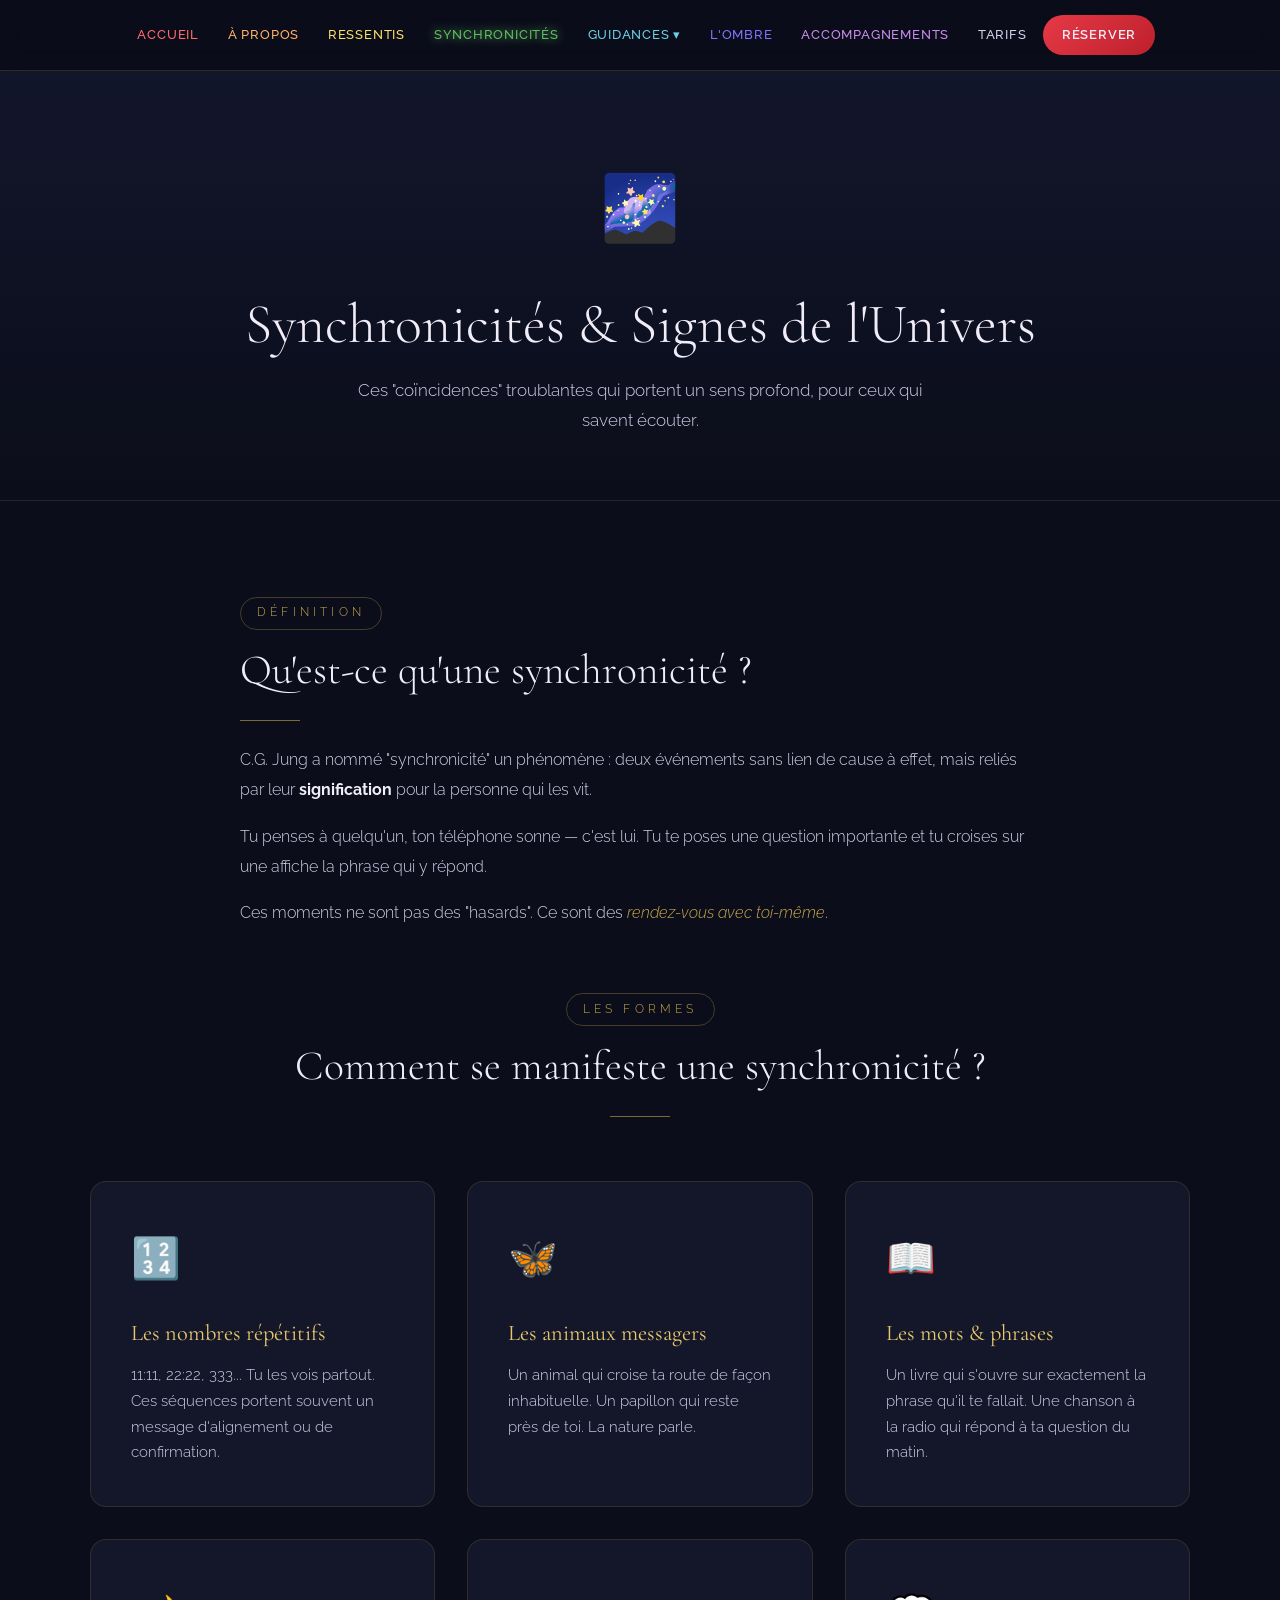
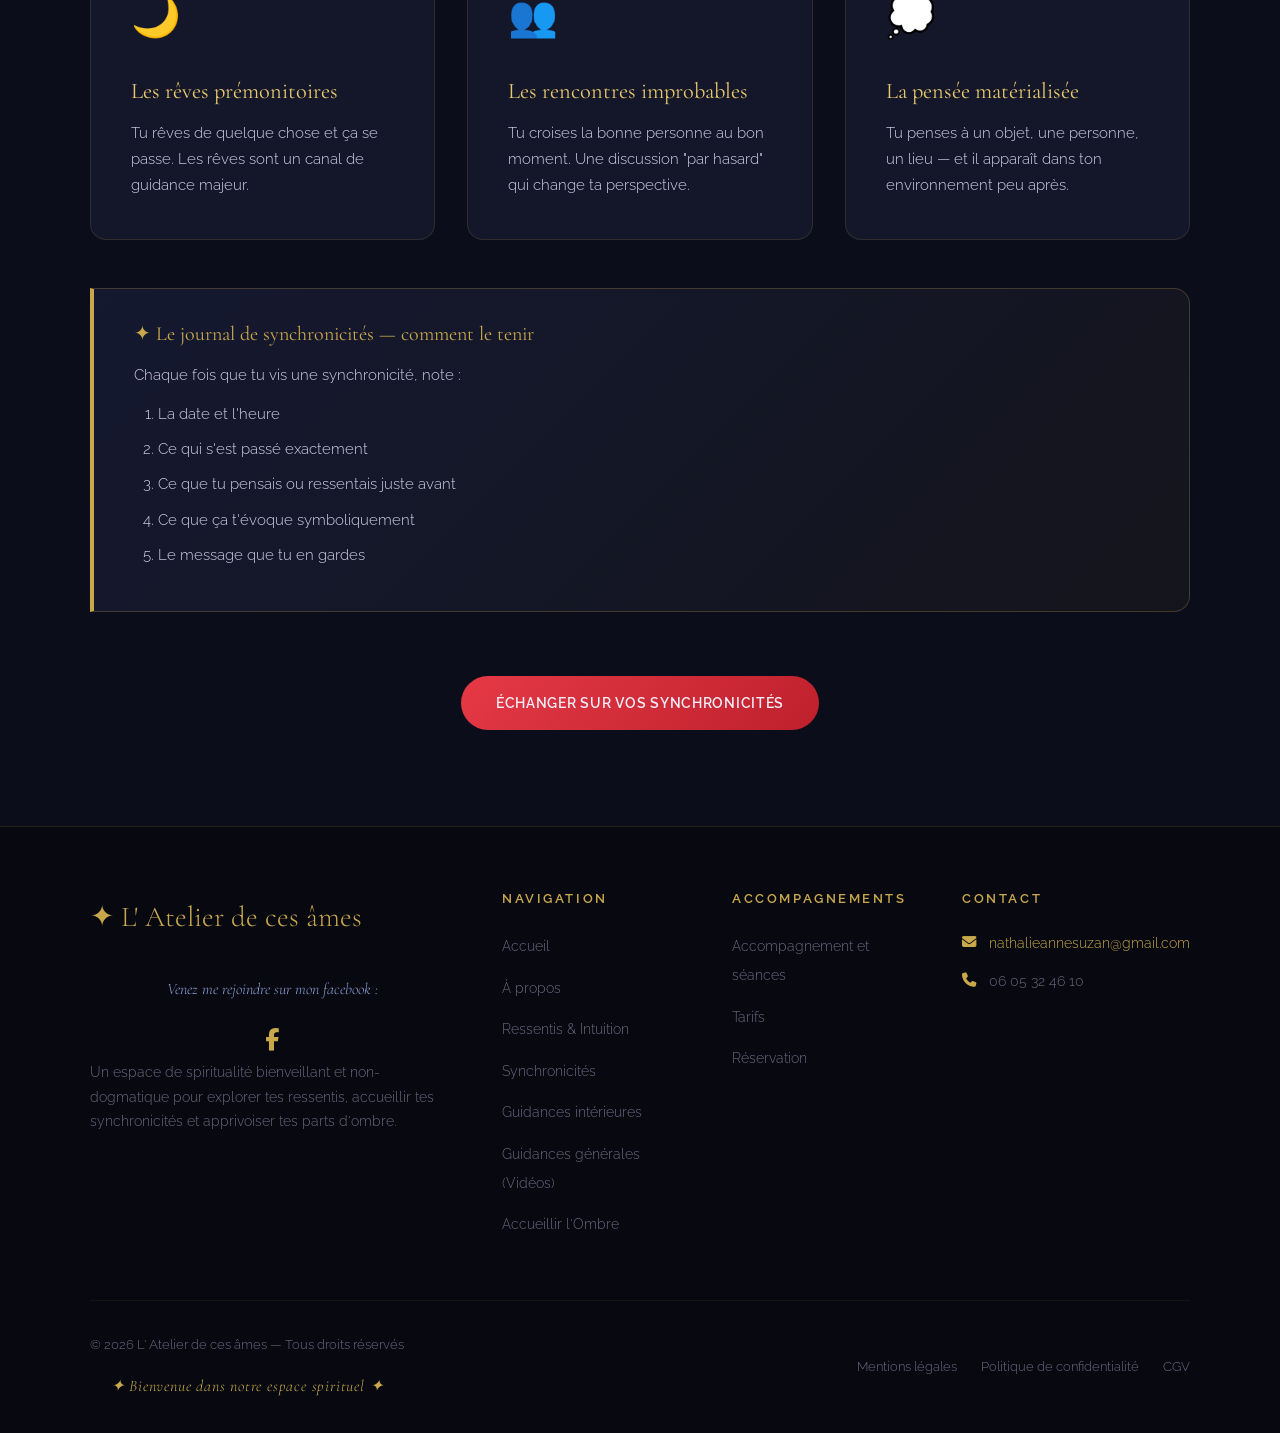
<file: synchronicites.html>
<!DOCTYPE html>
<html lang="fr">
<head>
  <meta charset="UTF-8">
  <meta name="viewport" content="width=device-width, initial-scale=1.0">
  <title>Synchronicités & Signes de l'Univers — L'Atelier de ces Âmes</title>
  <meta name="description" content="Décoder les synchronicités, heures miroirs et clins d'œil de l'Univers avec Nathalie Anne Suzan. Approche jungienne et repères pour votre chemin spirituel.">
  <meta name="keywords" content="synchronicités, signes de l'univers, heures miroirs, Carl Jung, messages des guides, Nathalie Anne Suzan, spiritualité">
  <link rel="canonical" href="https://latelierdecesames.fr/synchronicites.html">

  <!-- Open Graph / Réseaux Sociaux -->
  <meta property="og:title" content="Comprendre les Synchronicités et Signes de l'Univers — L'Atelier de ces Âmes">
  <meta property="og:description" content="Reconnaître et interpréter les clins d'œil du destin et les messages des mondes subtils.">
  <meta property="og:type" content="article">
  <meta property="og:url" content="https://latelierdecesames.fr/synchronicites.html">
  <meta property="og:image" content="https://latelierdecesames.fr/images/og-image.jpg">
  
  <!-- Favicon principal & multi-supports -->
  <link rel="icon" type="image/png" href="favicon.png">
  <link rel="icon" type="image/x-icon" href="favicon.ico">
  <link rel="apple-touch-icon" href="apple-touch-icon.png">

  <meta name="robots" content="index, follow">
  <link rel="preconnect" href="https://fonts.googleapis.com">
  <link rel="preconnect" href="https://fonts.gstatic.com" crossorigin>
  <link rel="preconnect" href="https://cdnjs.cloudflare.com">
  <link rel="preload" as="style" href="https://fonts.googleapis.com/css2?family=Cormorant+Garamond:ital,wght@0,300;0,400;0,600;1,300;1,400&family=Raleway:wght@300;400;500;600&display=swap">
  <link rel="stylesheet" href="https://fonts.googleapis.com/css2?family=Cormorant+Garamond:ital,wght@0,300;0,400;0,600;1,300;1,400&family=Raleway:wght@300;400;500;600&display=swap" media="print" onload="this.media='all'">
  <noscript>
    <link rel="stylesheet" href="https://fonts.googleapis.com/css2?family=Cormorant+Garamond:ital,wght@0,300;0,400;0,600;1,300;1,400&family=Raleway:wght@300;400;500;600&display=swap">
  </noscript>
  <link rel="stylesheet" href="https://cdnjs.cloudflare.com/ajax/libs/font-awesome/6.5.0/css/all.min.css" media="print" onload="this.media='all'">
  <noscript>
    <link rel="stylesheet" href="https://cdnjs.cloudflare.com/ajax/libs/font-awesome/6.5.0/css/all.min.css">
  </noscript>
  <link rel="stylesheet" href="style.css">

  <style>
:root {
  --nuit:#0b0d1a;--cosmos:#141729;--indigo:#3d4a8a;--lavande:#8b9fd4;
  --or:#c9a84c;--or-clair:#e8c96d;--texte:#d4cfe8;--texte-clair:#f0edf8;
  --gris-doux:#6b6880;--rayon:rgba(201,168,76,0.08);
}
.footer-socials { margin-top: 2rem; text-align: center; }
.footer-socials p { font-family: 'Cormorant Garamond', serif; font-style: italic; color: var(--lavande); margin-bottom: 1rem; }
.social-icons { display: flex; justify-content: center; gap: 1.5rem; }
.social-icons a { color: var(--or); font-size: 1.4rem; transition: all 0.3s ease; text-decoration: none; }
.social-icons a:hover { color: var(--or-clair); transform: translateY(-3px); text-shadow: 0 0 8px rgba(232, 201, 109, 0.6); }

*{margin:0;padding:0;box-sizing:border-box;}
html{scroll-behavior:smooth;}
body{font-family:'Raleway',sans-serif;background-color:var(--nuit);line-height:1.8;font-weight:300;overflow-x:hidden;}

h1,h2,h3,h4{font-family:'Cormorant Garamond',serif;line-height:1.25;}
h1{font-size:clamp(2.2rem,5vw,3.5rem);font-weight:300;color:var(--texte-clair);margin-bottom:1rem;}
h2{font-size:clamp(2rem,3.5vw,2.6rem);font-weight:300;color:var(--texte-clair);margin-bottom:1rem;line-height:1.2;}
h3{font-size:1.4rem;font-weight:400;color:var(--or-clair);margin-bottom:1rem;line-height:1.3;}
h4{font-size:1.25rem;font-weight:400;color:var(--or);margin-bottom:1rem;line-height:1.3;}

nav{position:fixed;top:0;left:0;width:100%;z-index:1000;background:rgba(11,13,26,0.92);backdrop-filter:blur(12px);border-bottom:1px solid rgba(201,168,76,0.2);padding:0 2rem;}
.nav-inner{max-width:1300px;margin:0 auto;display:flex;align-items:center;justify-content:center;height:70px;}
.nav-logo{font-family:'Cormorant Garamond',serif;font-size:clamp(1.05rem,4vw,1.5rem);font-weight:600;color:var(--or);letter-spacing:0.05em;text-decoration:none;white-space:nowrap;}
.nav-links{display:flex;list-style:none;gap:0.2rem;align-items:center;}
.nav-links li:nth-child(1) a { --chakra-color: #ff6b6b; --chakra-bg: rgba(255, 107, 107, 0.15); }
.nav-links li:nth-child(2) a { --chakra-color: #ffb067; --chakra-bg: rgba(255, 176, 103, 0.15); }
.nav-links li:nth-child(3) a { --chakra-color: #fae06b; --chakra-bg: rgba(250, 224, 107, 0.15); }
.nav-links li:nth-child(4) a { --chakra-color: #6bcf6b; --chakra-bg: rgba(107, 207, 107, 0.15); }
.nav-links li:nth-child(5) a { --chakra-color: #6bcfe6; --chakra-bg: rgba(107, 207, 230, 0.15); }
.nav-links li:nth-child(6) a { --chakra-color: #8073ff; --chakra-bg: rgba(128, 115, 255, 0.15); }
.nav-links li:nth-child(7) a { --chakra-color: #c98ced; --chakra-bg: rgba(201, 140, 237, 0.15); }
.nav-links a{display:block;padding:0.5rem 0.8rem;color:var(--chakra-color, var(--texte));text-decoration:none;font-size:0.82rem;font-weight:500;letter-spacing:0.06em;text-transform:uppercase;border-radius:4px;transition:all 0.3s ease;cursor:pointer;}
.nav-links a.active{text-shadow:0 0 10px var(--chakra-color, var(--or));opacity:0.9;}
.nav-links a:hover{background:var(--chakra-bg, var(--rayon));transform:translateY(-1px);}
.nav-cta{background:linear-gradient(135deg,#e63946,#bd202c);color:var(--texte-clair)!important;font-weight:600!important;border-radius:25px!important;padding:0.5rem 1.2rem!important;text-shadow:none!important;transform:none!important;}
.nav-cta:hover{transform:translateY(-2px)!important;box-shadow:0 5px 15px rgba(230,57,70,0.3);}
.hamburger{display:none;flex-direction:column;gap:5px;cursor:pointer;background:none;border:none;padding:5px;}
.hamburger span{width:25px;height:2px;background:var(--or);border-radius:2px;transition:0.3s;}

.page-section{padding-top:70px;min-height:100vh;}
.btn-primary{display:inline-block;padding:0.9rem 2.2rem;background:linear-gradient(135deg,#e63946,#bd202c);color:var(--texte-clair);text-decoration:none;border-radius:50px;font-weight:600;font-size:0.9rem;letter-spacing:0.05em;cursor:pointer;border:none;transition:all 0.3s ease;text-transform:uppercase;font-family:'Raleway',sans-serif;}
.btn-primary:hover{transform:translateY(-3px);box-shadow:0 15px 35px rgba(230,57,70,0.4);}

.section{padding:6rem 2rem;}
.section-alt{background:var(--cosmos);}
.container{max-width:1100px;margin:0 auto;}
.section-header{text-align:center;margin-bottom:4rem;}
.section-label{display:inline-block;font-size:0.75rem;letter-spacing:0.35em;text-transform:uppercase;color:var(--or);margin-bottom:1rem;padding:0.3rem 1rem;border:1px solid rgba(201,168,76,0.3);border-radius:20px;}
.section-title{font-family:'Cormorant Garamond',serif;font-size:clamp(2rem,3.5vw,2.6rem);font-weight:300;color:var(--texte-clair);margin-bottom:1rem;line-height:1.2;}
.divider{width:60px;height:1px;background:var(--or);margin:1.5rem auto;opacity:0.6;}
.grid-3{display:grid;grid-template-columns:repeat(auto-fit,minmax(300px,1fr));gap:2rem;}

.card{background:var(--cosmos);border:1px solid rgba(201,168,76,0.15);border-radius:16px;padding:2.5rem;position:relative;overflow:hidden;}
.card-icon{font-size:2.5rem;color:var(--or);margin-bottom:1.5rem;display:block;}
.card h3{font-family:'Cormorant Garamond',serif;font-size:1.4rem;color:var(--or-clair);margin-bottom:1rem;font-weight:400;}
.card h4{font-family:'Cormorant Garamond',serif;font-size:1.25rem;color:var(--or);margin-bottom:1rem;font-weight:400;}
.card p{color:var(--texte);font-size:0.95rem;line-height:1.7;}

.page-hero{padding:5rem 2rem 4rem;text-align:center;background:linear-gradient(180deg,rgba(61,74,138,0.15) 0%,transparent 100%);border-bottom:1px solid rgba(201,168,76,0.1);}
.page-hero-icon{font-size:4rem;display:block;margin-bottom:1.5rem;}
.page-hero h1{font-family:'Cormorant Garamond',serif;font-size:clamp(2.2rem,5vw,3.5rem);color:var(--texte-clair);font-weight:300;margin-bottom:1rem;}
.page-hero p{max-width:600px;margin:0 auto;color:var(--texte);font-size:1.05rem;}

.exercise-box{background:linear-gradient(135deg,rgba(61,74,138,0.2),rgba(201,168,76,0.05));border:1px solid rgba(201,168,76,0.25);border-left:4px solid var(--or);border-radius:0 16px 16px 0;padding:2rem 2.5rem;margin:2rem 0;}
.exercise-box h4{font-family:'Cormorant Garamond',serif;font-size:1.25rem;color:var(--or);margin-bottom:1rem;}
.exercise-box p,.exercise-box li{color:var(--texte);font-size:0.95rem;line-height:1.7;}
.exercise-box ol{padding-left:1.5rem;margin-top:0.8rem;}
.exercise-box li{margin-bottom:0.6rem;}
.mt-3{margin-top:3rem;}

/* --- Footer --- */
footer{background:#070810;border-top:1px solid rgba(201,168,76,0.15);padding:4rem 2rem 2rem;}
.footer-grid{max-width:1100px;margin:0 auto 3rem;display:grid;grid-template-columns:2fr 1fr 1fr 1fr;gap:3rem;}
.footer-logo{font-family:'Cormorant Garamond',serif;font-size:1.8rem;color:var(--or);margin-bottom:1rem;display:block;}
.footer-desc{color:var(--gris-doux);font-size:0.9rem;line-height:1.7;margin-bottom:1.5rem;}
.social-links{display:flex;gap:1rem;}
.social-links a{width:38px;height:38px;display:flex;align-items:center;justify-content:center;background:rgba(201,168,76,0.1);border:1px solid rgba(201,168,76,0.2);border-radius:50%;color:var(--or);text-decoration:none;font-size:0.9rem;transition:all 0.3s;}
.social-links a:hover{background:var(--or);color:var(--nuit);}
.footer-col h4{font-family:'Raleway',sans-serif;font-size:0.8rem;font-weight:600;letter-spacing:0.2em;text-transform:uppercase;color:var(--or);margin-bottom:1.5rem;}
.footer-col ul{list-style:none;}
.footer-col ul li{margin-bottom:0.8rem;}
.footer-col ul li a{color:var(--gris-doux);text-decoration:none;font-size:0.9rem;transition:color 0.3s;cursor:pointer;}
.footer-col ul li a:hover{color:var(--or-clair);}
.footer-info{display:flex;align-items:flex-start;gap:0.8rem;color:var(--gris-doux);font-size:0.9rem;margin-bottom:1rem;line-height:1.5;}
.footer-info i{color:var(--or);font-size:0.9rem;margin-top:0.2rem;flex-shrink:0;}
.footer-info a { color: #c9a84c; text-decoration: none; }
.footer-bottom{max-width:1100px;margin:0 auto;padding-top:2rem;border-top:1px solid rgba(201,168,76,0.08);display:flex;justify-content:space-between;align-items:center;flex-wrap:wrap;gap:1rem;}
.footer-bottom p{color:var(--gris-doux);font-size:0.8rem;}
.footer-legal{display:flex;gap:1.5rem;}
.footer-legal a{color:var(--gris-doux);text-decoration:none;font-size:0.8rem;transition:color 0.3s;}
.footer-legal a:hover{color:var(--or);}
.visitor-counter { color: var(--or); font-size: 1rem; margin-top: 1rem; font-family: 'Cormorant Garamond', serif; font-style: italic; letter-spacing: 0.05em; text-align: center; }
.visitor-counter span { color: var(--or-clair); font-weight: 600; font-family: 'Raleway', sans-serif; font-style: normal; margin: 0 3px; }

@media(max-width:1024px){
  .footer-grid{grid-template-columns:1fr 1fr;}
  .hamburger{display:flex;}
  .nav-links{display:none;position:fixed;top:70px;left:0;right:0;background:rgba(11,13,26,0.98);flex-direction:column;padding:2rem;gap:0.5rem;border-bottom:1px solid rgba(201,168,76,0.2);}
  .nav-links.open{display:flex;}
}
@media(max-width:768px){
  .footer-grid{grid-template-columns:1fr;}
  .footer-bottom{flex-direction:column;text-align:center;}
  .section{padding:4rem 1.5rem;}
}
  </style>
  <!-- Google tag (gtag.js) -->
<script async src="https://www.googletagmanager.com/gtag/js?id=G-78YX6P1FXL"></script>
<script>
  window.dataLayer = window.dataLayer || [];
  function gtag(){dataLayer.push(arguments);}
  gtag('js', new Date());

  gtag('config', 'G-78YX6P1FXL');
</script>
</head>
<body>

<nav>
  <div class="nav-inner">
    <button class="hamburger" id="hamburger" onclick="document.getElementById('navLinks').classList.toggle('open')" aria-label="Menu">
      <span></span><span></span><span></span>
    </button>
    <ul class="nav-links" id="navLinks">
      <li><a href="index.html">Accueil</a></li>
      <li><a href="apropos.html">À propos</a></li>
      <li><a href="ressentis.html">Ressentis</a></li>
      <li><a href="synchronicites.html" class="active">Synchronicités</a></li>
      <li class="nav-dropdown">
        <a href="guidances.html" class="nav-dropdown-toggle">Guidances <span class="dropdown-arrow" aria-hidden="true">▾</span></a>
        <ul class="nav-dropdown-menu">
          <li><a href="guidances-generales.html">Guidances générales (Vidéos)</a></li>
        </ul>
      </li>
      <li><a href="ombre.html">L'Ombre</a></li>
      <li><a href="accompagnements.html">Accompagnements</a></li>
      <li><a href="tarifs.html">Tarifs</a></li>
      <li><a href="contact.html" class="nav-cta">Réserver</a></li>
    </ul>
  </div>
</nav>

<!-- PAGE SYNCHRONICITÉS -->
<section class="page-section" id="page-synchronicites" style="display:block;">
  <div class="page-hero">
    <span class="page-hero-icon">🌌</span>
    <h1>Synchronicités & Signes de l'Univers</h1>
    <p>Ces "coïncidences" troublantes qui portent un sens profond, pour ceux qui savent écouter.</p>
  </div>

  <section class="section">
    <div class="container">
      <div style="max-width:800px;margin:0 auto 4rem;">
        <span class="section-label">Définition</span>
        <h2 class="section-title" style="text-align:left;">Qu'est-ce qu'une synchronicité ?</h2>
        <div class="divider" style="margin-left:0;"></div>
        <p style="color:var(--texte);line-height:1.9;margin-bottom:1rem;">C.G. Jung a nommé "synchronicité" un phénomène : deux événements sans lien de cause à effet, mais reliés par leur <strong style="color:var(--texte-clair);">signification</strong> pour la personne qui les vit.</p>
        <p style="color:var(--texte);line-height:1.9;margin-bottom:1rem;">Tu penses à quelqu'un, ton téléphone sonne — c'est lui. Tu te poses une question importante et tu croises sur une affiche la phrase qui y répond.</p>
        <p style="color:var(--texte);line-height:1.9;">Ces moments ne sont pas des "hasards". Ce sont des <em style="color:var(--or);">rendez-vous avec toi-même</em>.</p>
      </div>

      <div class="section-header">
        <span class="section-label">Les formes</span>
        <h2 class="section-title">Comment se manifeste une synchronicité ?</h2>
        <div class="divider"></div>
      </div>

      <div class="grid-3">
        <div class="card"><span class="card-icon">🔢</span><h3>Les nombres répétitifs</h3><p>11:11, 22:22, 333... Tu les vois partout. Ces séquences portent souvent un message d'alignement ou de confirmation.</p></div>
        <div class="card"><span class="card-icon">🦋</span><h3>Les animaux messagers</h3><p>Un animal qui croise ta route de façon inhabituelle. Un papillon qui reste près de toi. La nature parle.</p></div>
        <div class="card"><span class="card-icon">📖</span><h3>Les mots & phrases</h3><p>Un livre qui s'ouvre sur exactement la phrase qu'il te fallait. Une chanson à la radio qui répond à ta question du matin.</p></div>
        <div class="card"><span class="card-icon">🌙</span><h3>Les rêves prémonitoires</h3><p>Tu rêves de quelque chose et ça se passe. Les rêves sont un canal de guidance majeur.</p></div>
        <div class="card"><span class="card-icon">👥</span><h3>Les rencontres improbables</h3><p>Tu croises la bonne personne au bon moment. Une discussion "par hasard" qui change ta perspective.</p></div>
        <div class="card"><span class="card-icon">💭</span><h3>La pensée matérialisée</h3><p>Tu penses à un objet, une personne, un lieu — et il apparaît dans ton environnement peu après.</p></div>
      </div>

      <div class="exercise-box mt-3">
        <h4>✦ Le journal de synchronicités — comment le tenir</h4>
        <p>Chaque fois que tu vis une synchronicité, note :</p>
        <ol>
          <li>La date et l'heure</li>
          <li>Ce qui s'est passé exactement</li>
          <li>Ce que tu pensais ou ressentais juste avant</li>
          <li>Ce que ça t'évoque symboliquement</li>
          <li>Le message que tu en gardes</li>
        </ol>
      </div>

      <div style="text-align:center; margin-top:4rem;">
        <a href="contact.html" class="btn-primary">Échanger sur vos synchronicités</a>
      </div>
    </div>
  </section>
</section>

<!-- FOOTER -->
<footer>
  <div class="footer-grid">
    <div>
      <span class="footer-logo">✦ L' Atelier de ces âmes</span>

      <div class="footer-socials">
        <p>Venez me rejoindre sur mon facebook :</p>
        <div class="social-icons">
          <a href="https://www.facebook.com/var83/" target="_blank" rel="noopener noreferrer" title="Facebook" aria-label="Facebook"><i class="fab fa-facebook-f"></i></a>
        </div>
      </div>

      <p class="footer-desc">
        Un espace de spiritualité bienveillant et non-dogmatique pour explorer tes ressentis,
        accueillir tes synchronicités et apprivoiser tes parts d'ombre.
      </p>
    </div>

    <div class="footer-col">
      <h4>Navigation</h4>
      <ul>
        <li><a href="index.html">Accueil</a></li>
        <li><a href="apropos.html">À propos</a></li>
        <li><a href="ressentis.html">Ressentis & Intuition</a></li>
        <li><a href="synchronicites.html">Synchronicités</a></li>
        <li><a href="guidances.html">Guidances intérieures</a></li>
        <li><a href="guidances-generales.html">Guidances générales (Vidéos)</a></li>
        <li><a href="ombre.html">Accueillir l'Ombre</a></li>
      </ul>
    </div>

    <div class="footer-col">
      <h4>Accompagnements</h4>
      <ul>
        <li><a href="accompagnements.html">Accompagnement et séances</a></li>
        <li><a href="tarifs.html">Tarifs</a></li>
        <li><a href="contact.html">Réservation</a></li>
      </ul>
    </div>

    <div class="footer-col">
      <h4>Contact</h4>
      <div class="footer-info">
        <i class="fas fa-envelope"></i>
        <a href="mailto:nathalieannesuzan@gmail.com">nathalieannesuzan@gmail.com</a>
      </div>
      <div class="footer-info">
        <i class="fas fa-phone"></i>06 05 32 46 10
      </div>
    </div>
  </div>

  <div class="footer-bottom">
    <div>
      <p>© 2026 L' Atelier de ces âmes — Tous droits réservés</p>
      <div class="visitor-counter" id="visitor-counter">✦ Chargement... ✦</div>
    </div>
    <div class="footer-legal">
      <a href="mentions-legales.html">Mentions légales</a>
      <a href="politique-confidentialite.html">Politique de confidentialité</a>
      <a href="cgv.html">CGV</a>
    </div>
  </div>
</footer>

<div class="toast" id="toast">✦ Message envoyé avec succès !</div>

<div id="imageLightbox" class="lightbox" onclick="closeLightbox(event)">
  <button class="lightbox-close" onclick="closeLightbox(event)">&times;</button>
  <img class="lightbox-content" id="lightboxImage" src="data:image/svg+xml,%3Csvg xmlns='http://www.w3.org/2000/svg'/%3E" alt="" />
  <div id="lightboxCaption" class="lightbox-caption"></div>
</div>


<script>
  async function loadVisitorCounter() {
    const counterEl = document.getElementById('visitor-counter');
    if (!counterEl) return;
    try {
      const response = await fetch('compteur.php');
      if (!response.ok) throw new Error('Erreur réseau');
      const res = await response.json();
      if (res.status === 'success') {
        counterEl.innerHTML = `✦ <span>${res.visites}</span> âmes ont visité ce sanctuaire ✦`;
      }
    } catch (error) {
      counterEl.innerHTML = `✦ Bienvenue dans notre espace spirituel ✦`;
    }
  }

  document.addEventListener('DOMContentLoaded', () => {
    loadVisitorCounter();
  });
</script>

</body>
</html>
</file>
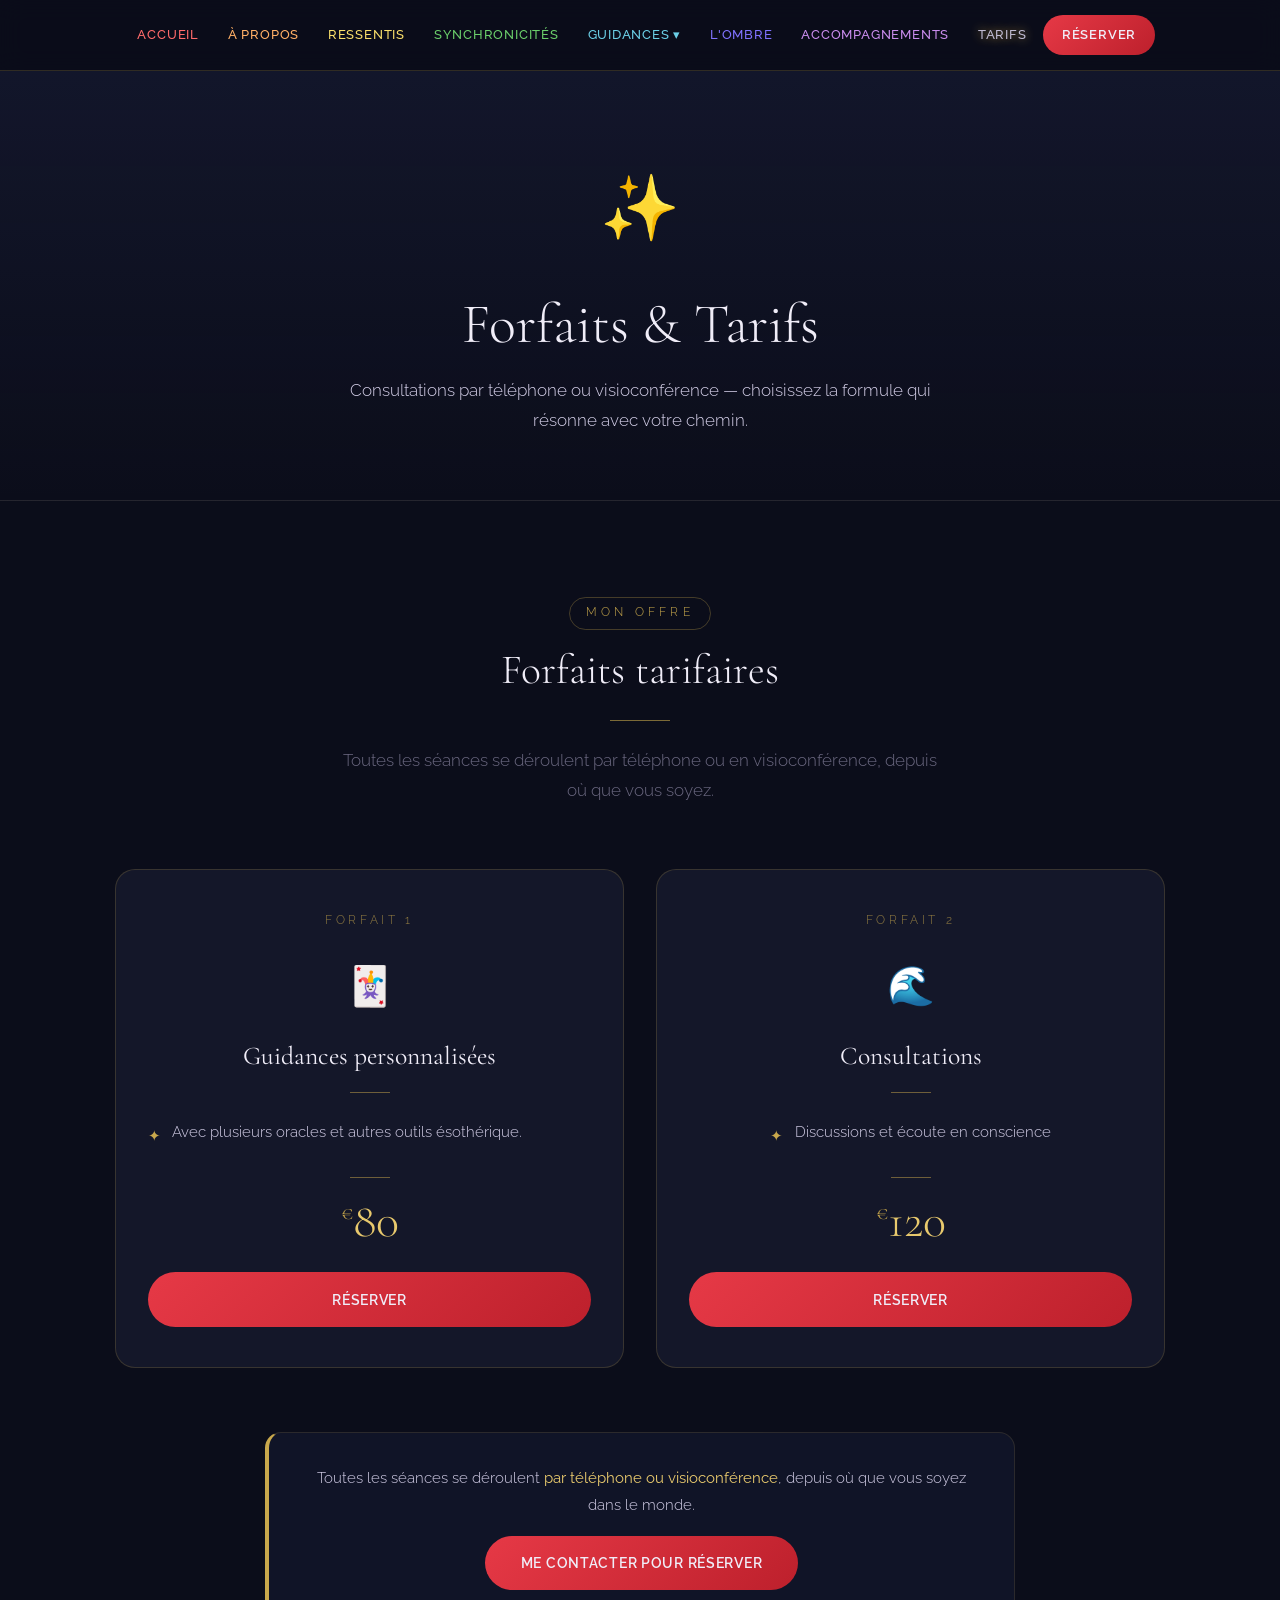
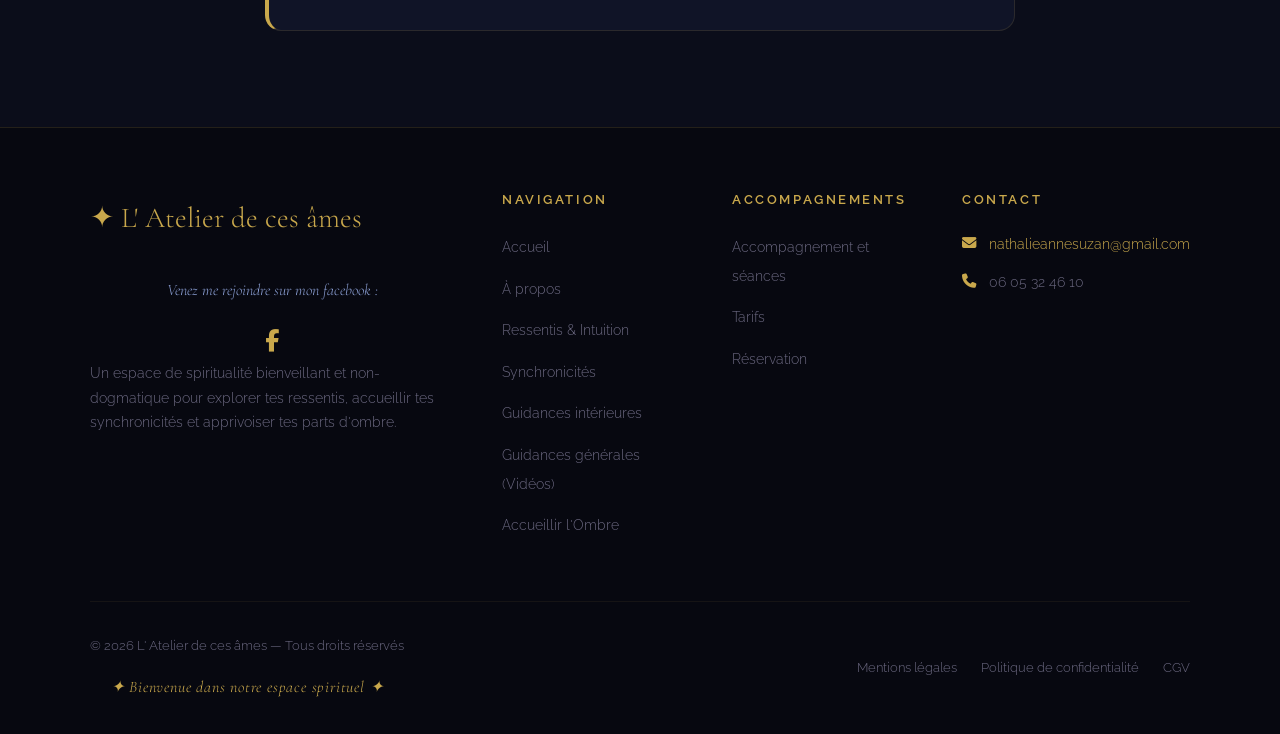
<file: tarifs.html>
<!doctype html>
<html lang="fr">
  <head>
    <meta charset="UTF-8" />
    <meta name="viewport" content="width=device-width, initial-scale=1.0" />
    <title>
      Forfaits & Tarifs — L'Atelier de ces Âmes | Nathalie Anne Suzan
    </title>
    <meta
      name="description"
      content="Découvrez les tarifs des forfaits de Nathalie Anne Suzan : guidance par les cartes, guérison karmique et parcours d'éveil. Consultations par téléphone ou visioconférence."
    />
    <meta
      name="keywords"
      content="tarifs soins, guidance cartes, guérison karmique, parcours d'éveil, consultation visio, Nathalie Anne Suzan, prix séance spirituelle"
    />
    <link rel="canonical" href="https://latelierdecesames.fr/tarifs.html" />

    <!-- Open Graph / Réseaux Sociaux -->
    <meta
      property="og:title"
      content="Forfaits & Tarifs — L'Atelier de ces Âmes"
    />
    <meta
      property="og:description"
      content="Guidance par les cartes, guérison karmique, parcours d'éveil et guérison. Consultations par téléphone ou visioconférence."
    />
    <meta property="og:type" content="website" />
    <meta
      property="og:url"
      content="https://latelierdecesames.fr/tarifs.html"
    />
    <meta
      property="og:image"
      content="https://latelierdecesames.fr/images/og-image.jpg"
    />

    <!-- Favicon principal & multi-supports -->
    <link rel="icon" type="image/png" href="favicon.png" />
    <link rel="icon" type="image/x-icon" href="favicon.ico" />
    <link rel="apple-touch-icon" href="apple-touch-icon.png" />

    <meta name="robots" content="index, follow" />
    <link rel="preconnect" href="https://fonts.googleapis.com" />
    <link rel="preconnect" href="https://fonts.gstatic.com" crossorigin />
    <link rel="preconnect" href="https://cdnjs.cloudflare.com" />
    <link
      rel="preload"
      as="style"
      href="https://fonts.googleapis.com/css2?family=Cormorant+Garamond:ital,wght@0,300;0,400;0,600;1,300;1,400&family=Raleway:wght@300;400;500;600&display=swap"
    />
    <link
      rel="stylesheet"
      href="https://fonts.googleapis.com/css2?family=Cormorant+Garamond:ital,wght@0,300;0,400;0,600;1,300;1,400&family=Raleway:wght@300;400;500;600&display=swap"
      media="print"
      onload="this.media = 'all'"
    />
    <noscript>
      <link
        rel="stylesheet"
        href="https://fonts.googleapis.com/css2?family=Cormorant+Garamond:ital,wght@0,300;0,400;0,600;1,300;1,400&family=Raleway:wght@300;400;500;600&display=swap"
      />
    </noscript>
    <link
      rel="stylesheet"
      href="https://cdnjs.cloudflare.com/ajax/libs/font-awesome/6.5.0/css/all.min.css"
      media="print"
      onload="this.media = 'all'"
    />
    <noscript>
      <link
        rel="stylesheet"
        href="https://cdnjs.cloudflare.com/ajax/libs/font-awesome/6.5.0/css/all.min.css"
      />
    </noscript>
    <link rel="stylesheet" href="style.css" />

    <style>
      :root {
        --nuit: #0b0d1a;
        --cosmos: #141729;
        --indigo: #3d4a8a;
        --lavande: #8b9fd4;
        --or: #c9a84c;
        --or-clair: #e8c96d;
        --texte: #d4cfe8;
        --texte-clair: #f0edf8;
        --gris-doux: #6b6880;
        --rayon: rgba(201, 168, 76, 0.08);
      }
      .footer-socials {
        margin-top: 2rem;
        text-align: center;
      }
      .footer-socials p {
        font-family: "Cormorant Garamond", serif;
        font-style: italic;
        color: var(--lavande);
        margin-bottom: 1rem;
      }
      .social-icons {
        display: flex;
        justify-content: center;
        gap: 1.5rem;
      }
      .social-icons a {
        color: var(--or);
        font-size: 1.4rem;
        transition: all 0.3s ease;
        text-decoration: none;
      }
      .social-icons a:hover {
        color: var(--or-clair);
        transform: translateY(-3px);
        text-shadow: 0 0 8px rgba(232, 201, 109, 0.6);
      }

      * {
        margin: 0;
        padding: 0;
        box-sizing: border-box;
      }
      html {
        scroll-behavior: smooth;
      }
      body {
        font-family: "Raleway", sans-serif;
        background-color: var(--nuit);
        line-height: 1.8;
        font-weight: 300;
        overflow-x: hidden;
      }

      h1,
      h2,
      h3,
      h4 {
        font-family: "Cormorant Garamond", serif;
        line-height: 1.25;
      }
      h1 {
        font-size: clamp(2.2rem, 5vw, 3.5rem);
        font-weight: 300;
        color: var(--texte-clair);
        margin-bottom: 1rem;
      }
      h2 {
        font-size: clamp(2rem, 3.5vw, 2.6rem);
        font-weight: 300;
        color: var(--texte-clair);
        margin-bottom: 1rem;
        line-height: 1.2;
      }
      h3 {
        font-size: 1.4rem;
        font-weight: 400;
        color: var(--or-clair);
        margin-bottom: 1rem;
        line-height: 1.3;
      }
      h4 {
        font-size: 1.25rem;
        font-weight: 400;
        color: var(--or);
        margin-bottom: 1rem;
        line-height: 1.3;
      }

      nav {
        position: fixed;
        top: 0;
        left: 0;
        width: 100%;
        z-index: 1000;
        background: rgba(11, 13, 26, 0.92);
        backdrop-filter: blur(12px);
        border-bottom: 1px solid rgba(201, 168, 76, 0.2);
        padding: 0 2rem;
      }
      .nav-inner {
        max-width: 1300px;
        margin: 0 auto;
        display: flex;
        align-items: center;
        justify-content: center;
        height: 70px;
      }
      .nav-logo {
        font-family: "Cormorant Garamond", serif;
        font-size: clamp(1.05rem, 4vw, 1.5rem);
        font-weight: 600;
        color: var(--or);
        letter-spacing: 0.05em;
        text-decoration: none;
        white-space: nowrap;
      }
      .nav-links {
        display: flex;
        list-style: none;
        gap: 0.2rem;
        align-items: center;
      }
      .nav-links li:nth-child(1) a {
        --chakra-color: #ff6b6b;
        --chakra-bg: rgba(255, 107, 107, 0.15);
      }
      .nav-links li:nth-child(2) a {
        --chakra-color: #ffb067;
        --chakra-bg: rgba(255, 176, 103, 0.15);
      }
      .nav-links li:nth-child(3) a {
        --chakra-color: #fae06b;
        --chakra-bg: rgba(250, 224, 107, 0.15);
      }
      .nav-links li:nth-child(4) a {
        --chakra-color: #6bcf6b;
        --chakra-bg: rgba(107, 207, 107, 0.15);
      }
      .nav-links li:nth-child(5) a {
        --chakra-color: #6bcfe6;
        --chakra-bg: rgba(107, 207, 230, 0.15);
      }
      .nav-links li:nth-child(6) a {
        --chakra-color: #8073ff;
        --chakra-bg: rgba(128, 115, 255, 0.15);
      }
      .nav-links li:nth-child(7) a {
        --chakra-color: #c98ced;
        --chakra-bg: rgba(201, 140, 237, 0.15);
      }
      .nav-links a {
        display: block;
        padding: 0.5rem 0.8rem;
        color: var(--chakra-color, var(--texte));
        text-decoration: none;
        font-size: 0.82rem;
        font-weight: 500;
        letter-spacing: 0.06em;
        text-transform: uppercase;
        border-radius: 4px;
        transition: all 0.3s ease;
        cursor: pointer;
      }
      .nav-links a.active {
        text-shadow: 0 0 10px var(--chakra-color, var(--or));
        opacity: 0.9;
      }
      .nav-links a:hover {
        background: var(--chakra-bg, var(--rayon));
        transform: translateY(-1px);
      }
      .nav-cta {
        background: linear-gradient(135deg, #e63946, #bd202c);
        color: var(--texte-clair) !important;
        font-weight: 600 !important;
        border-radius: 25px !important;
        padding: 0.5rem 1.2rem !important;
        text-shadow: none !important;
        transform: none !important;
      }
      .nav-cta:hover {
        transform: translateY(-2px) !important;
        box-shadow: 0 5px 15px rgba(230, 57, 70, 0.3);
      }
      .hamburger {
        display: none;
        flex-direction: column;
        gap: 5px;
        cursor: pointer;
        background: none;
        border: none;
        padding: 5px;
      }
      .hamburger span {
        width: 25px;
        height: 2px;
        background: var(--or);
        border-radius: 2px;
        transition: 0.3s;
      }

      .page-section {
        padding-top: 70px;
        min-height: 100vh;
      }
      .btn-primary {
        display: inline-block;
        padding: 0.9rem 2.2rem;
        background: linear-gradient(135deg, #e63946, #bd202c);
        color: var(--texte-clair);
        text-decoration: none;
        border-radius: 50px;
        font-weight: 600;
        font-size: 0.9rem;
        letter-spacing: 0.05em;
        cursor: pointer;
        border: none;
        transition: all 0.3s ease;
        text-transform: uppercase;
        font-family: "Raleway", sans-serif;
      }
      .btn-primary:hover {
        transform: translateY(-3px);
        box-shadow: 0 15px 35px rgba(230, 57, 70, 0.4);
      }

      .section {
        padding: 6rem 2rem;
      }
      .section-alt {
        background: var(--cosmos);
      }
      .container {
        max-width: 1100px;
        margin: 0 auto;
      }
      .section-header {
        text-align: center;
        margin-bottom: 4rem;
      }
      .section-label {
        display: inline-block;
        font-size: 0.75rem;
        letter-spacing: 0.35em;
        text-transform: uppercase;
        color: var(--or);
        margin-bottom: 1rem;
        padding: 0.3rem 1rem;
        border: 1px solid rgba(201, 168, 76, 0.3);
        border-radius: 20px;
      }
      .section-title {
        font-family: "Cormorant Garamond", serif;
        font-size: clamp(2rem, 3.5vw, 2.6rem);
        font-weight: 300;
        color: var(--texte-clair);
        margin-bottom: 1rem;
        line-height: 1.2;
      }
      .section-subtitle {
        font-size: 1.05rem;
        color: var(--gris-doux);
        max-width: 600px;
        margin: 0 auto;
        font-weight: 300;
      }
      .divider {
        width: 60px;
        height: 1px;
        background: var(--or);
        margin: 1.5rem auto;
        opacity: 0.6;
      }

      .page-hero {
        padding: 5rem 2rem 4rem;
        text-align: center;
        background: linear-gradient(
          180deg,
          rgba(61, 74, 138, 0.15) 0%,
          transparent 100%
        );
        border-bottom: 1px solid rgba(201, 168, 76, 0.1);
      }
      .page-hero-icon {
        font-size: 4rem;
        display: block;
        margin-bottom: 1.5rem;
      }
      .page-hero h1 {
        font-family: "Cormorant Garamond", serif;
        font-size: clamp(2.2rem, 5vw, 3.5rem);
        color: var(--texte-clair);
        font-weight: 300;
        margin-bottom: 1rem;
      }
      .page-hero p {
        max-width: 600px;
        margin: 0 auto;
        color: var(--texte);
        font-size: 1.05rem;
      }

      /* --- Cartes tarifaires --- */
      .tarifs-grid {
        display: grid;
        grid-template-columns: repeat(auto-fit, minmax(290px, 1fr));
        gap: 2rem;
        max-width: 1050px;
        margin: 0 auto;
      }
      .tarif-card {
        background: var(--cosmos);
        border: 1px solid rgba(201, 168, 76, 0.2);
        border-radius: 20px;
        padding: 2.5rem 2rem;
        text-align: center;
        transition: all 0.4s;
        position: relative;
        display: flex;
        flex-direction: column;
        gap: 1.2rem;
      }
      .tarif-card:hover {
        transform: translateY(-6px);
        box-shadow: 0 20px 50px rgba(201, 168, 76, 0.12);
        border-color: rgba(201, 168, 76, 0.4);
      }
      .tarif-card.featured {
        border-color: var(--or);
        background: linear-gradient(
          135deg,
          var(--cosmos),
          rgba(61, 74, 138, 0.3)
        );
        box-shadow: 0 0 40px rgba(201, 168, 76, 0.1);
      }
      .tarif-badge {
        position: absolute;
        top: -15px;
        left: 50%;
        transform: translateX(-50%);
        background: var(--or);
        color: var(--nuit);
        font-size: 0.72rem;
        font-weight: 700;
        text-transform: uppercase;
        letter-spacing: 0.12em;
        padding: 0.3rem 1.4rem;
        border-radius: 20px;
        white-space: nowrap;
      }
      .tarif-numero {
        font-size: 0.75rem;
        letter-spacing: 0.3em;
        text-transform: uppercase;
        color: var(--or);
        opacity: 0.7;
      }
      .tarif-icon {
        font-size: 2.4rem;
        display: block;
      }
      .tarif-titre {
        font-family: "Cormorant Garamond", serif;
        font-size: 1.6rem;
        font-weight: 400;
        color: var(--texte-clair);
        line-height: 1.3;
      }
      .tarif-sous-titre {
        font-size: 0.85rem;
        color: var(--lavande);
        letter-spacing: 0.05em;
        font-style: italic;
      }
      .tarif-sep {
        width: 40px;
        height: 1px;
        background: var(--or);
        margin: 0 auto;
        opacity: 0.5;
      }
      .tarif-details {
        list-style: none;
        text-align: left;
        color: var(--texte);
        font-size: 0.95rem;
        line-height: 1.9;
      }
      .tarif-details li {
        display: flex;
        gap: 0.7rem;
        align-items: flex-start;
        padding: 0.4rem 0;
        border-bottom: 1px solid rgba(201, 168, 76, 0.07);
      }
      .tarif-details li:last-child {
        border-bottom: none;
      }
      .tarif-details li .ti {
        color: var(--or);
        flex-shrink: 0;
        margin-top: 0.25rem;
      }
      .tarif-prix {
        font-family: "Cormorant Garamond", serif;
        font-size: 3rem;
        font-weight: 300;
        color: var(--or-clair);
        line-height: 1;
      }
      .tarif-prix sup {
        font-size: 1.3rem;
        vertical-align: super;
        color: var(--or);
      }
      .tarif-duree {
        font-size: 0.82rem;
        color: var(--gris-doux);
        margin-top: 0.3rem;
        font-style: italic;
      }

      /* --- Bloc info paiement --- */
      .info-paiement {
        max-width: 750px;
        margin: 4rem auto 0;
        background: rgba(61, 74, 138, 0.12);
        border: 1px solid rgba(201, 168, 76, 0.15);
        border-left: 4px solid var(--or);
        border-radius: 16px;
        padding: 2rem 2.5rem;
        color: var(--texte);
        font-size: 0.95rem;
        line-height: 1.8;
        text-align: center;
      }
      .info-paiement p {
        margin-bottom: 0.5rem;
      }
      .info-paiement strong {
        color: var(--or-clair);
        font-weight: 400;
      }

      /* --- Footer --- */
      footer {
        background: #070810;
        border-top: 1px solid rgba(201, 168, 76, 0.15);
        padding: 4rem 2rem 2rem;
      }
      .footer-grid {
        max-width: 1100px;
        margin: 0 auto 3rem;
        display: grid;
        grid-template-columns: 2fr 1fr 1fr 1fr;
        gap: 3rem;
      }
      .footer-logo {
        font-family: "Cormorant Garamond", serif;
        font-size: 1.8rem;
        color: var(--or);
        margin-bottom: 1rem;
        display: block;
      }
      .footer-desc {
        color: var(--gris-doux);
        font-size: 0.9rem;
        line-height: 1.7;
        margin-bottom: 1.5rem;
      }
      .social-links {
        display: flex;
        gap: 1rem;
      }
      .social-links a {
        width: 38px;
        height: 38px;
        display: flex;
        align-items: center;
        justify-content: center;
        background: rgba(201, 168, 76, 0.1);
        border: 1px solid rgba(201, 168, 76, 0.2);
        border-radius: 50%;
        color: var(--or);
        text-decoration: none;
        font-size: 0.9rem;
        transition: all 0.3s;
      }
      .social-links a:hover {
        background: var(--or);
        color: var(--nuit);
      }
      .footer-col h4 {
        font-family: "Raleway", sans-serif;
        font-size: 0.8rem;
        font-weight: 600;
        letter-spacing: 0.2em;
        text-transform: uppercase;
        color: var(--or);
        margin-bottom: 1.5rem;
      }
      .footer-col ul {
        list-style: none;
      }
      .footer-col ul li {
        margin-bottom: 0.8rem;
      }
      .footer-col ul li a {
        color: var(--gris-doux);
        text-decoration: none;
        font-size: 0.9rem;
        transition: color 0.3s;
        cursor: pointer;
      }
      .footer-col ul li a:hover {
        color: var(--or-clair);
      }
      .footer-info {
        display: flex;
        align-items: flex-start;
        gap: 0.8rem;
        color: var(--gris-doux);
        font-size: 0.9rem;
        margin-bottom: 1rem;
        line-height: 1.5;
      }
      .footer-info i {
        color: var(--or);
        font-size: 0.9rem;
        margin-top: 0.2rem;
        flex-shrink: 0;
      }
      .footer-info a {
        color: #c9a84c;
        text-decoration: none;
      }
      .footer-bottom {
        max-width: 1100px;
        margin: 0 auto;
        padding-top: 2rem;
        border-top: 1px solid rgba(201, 168, 76, 0.08);
        display: flex;
        justify-content: space-between;
        align-items: center;
        flex-wrap: wrap;
        gap: 1rem;
      }
      .footer-bottom p {
        color: var(--gris-doux);
        font-size: 0.8rem;
      }
      .footer-legal {
        display: flex;
        gap: 1.5rem;
      }
      .footer-legal a {
        color: var(--gris-doux);
        text-decoration: none;
        font-size: 0.8rem;
        transition: color 0.3s;
      }
      .footer-legal a:hover {
        color: var(--or);
      }
      .visitor-counter {
        color: var(--or);
        font-size: 1rem;
        margin-top: 1rem;
        font-family: "Cormorant Garamond", serif;
        font-style: italic;
        letter-spacing: 0.05em;
        text-align: center;
      }
      .visitor-counter span {
        color: var(--or-clair);
        font-weight: 600;
        font-family: "Raleway", sans-serif;
        font-style: normal;
        margin: 0 3px;
      }

      @media (max-width: 1024px) {
        .footer-grid {
          grid-template-columns: 1fr 1fr;
        }
        .hamburger {
          display: flex;
        }
        .nav-links {
          display: none;
          position: fixed;
          top: 70px;
          left: 0;
          right: 0;
          background: rgba(11, 13, 26, 0.98);
          flex-direction: column;
          padding: 2rem;
          gap: 0.5rem;
          border-bottom: 1px solid rgba(201, 168, 76, 0.2);
        }
        .nav-links.open {
          display: flex;
        }
      }
      @media (max-width: 768px) {
        .footer-grid {
          grid-template-columns: 1fr;
        }
        .footer-bottom {
          flex-direction: column;
          text-align: center;
        }
        .section {
          padding: 4rem 1.5rem;
        }
        .tarifs-grid {
          grid-template-columns: 1fr;
        }
      }
    </style>
    <!-- Google tag (gtag.js) -->
    <script
      async
      src="https://www.googletagmanager.com/gtag/js?id=G-78YX6P1FXL"
    ></script>
    <script>
      window.dataLayer = window.dataLayer || [];
      function gtag() {
        dataLayer.push(arguments);
      }
      gtag("js", new Date());

      gtag("config", "G-78YX6P1FXL");
    </script>
  </head>
  <body>
    <nav>
      <div class="nav-inner">
        <button
          class="hamburger"
          id="hamburger"
          onclick="document.getElementById('navLinks').classList.toggle('open')"
          aria-label="Menu"
        >
          <span></span><span></span><span></span>
        </button>
        <ul class="nav-links" id="navLinks">
          <li><a href="index.html">Accueil</a></li>
          <li><a href="apropos.html">À propos</a></li>
          <li><a href="ressentis.html">Ressentis</a></li>
          <li><a href="synchronicites.html">Synchronicités</a></li>
          <li class="nav-dropdown">
            <a href="guidances.html" class="nav-dropdown-toggle">Guidances <span class="dropdown-arrow" aria-hidden="true">▾</span></a>
            <ul class="nav-dropdown-menu">
              <li><a href="guidances-generales.html">Guidances générales (Vidéos)</a></li>
            </ul>
          </li>
          <li><a href="ombre.html">L'Ombre</a></li>
          <li><a href="accompagnements.html">Accompagnements</a></li>
          <li><a href="tarifs.html" class="active">Tarifs</a></li>
          <li><a href="contact.html" class="nav-cta">Réserver</a></li>
        </ul>
      </div>
    </nav>

    <!-- PAGE TARIFS -->
    <section class="page-section" id="page-tarifs" style="display: block">
      <div class="page-hero">
        <span class="page-hero-icon">✨</span>
        <h1>Forfaits & Tarifs</h1>
        <p>
          Consultations par téléphone ou visioconférence — choisissez la formule
          qui résonne avec votre chemin.
        </p>
      </div>

      <section class="section">
        <div class="container">
          <div class="section-header">
            <span class="section-label">Mon offre</span>
            <h2 class="section-title">Forfaits tarifaires</h2>
            <div class="divider"></div>
            <p class="section-subtitle">
              Toutes les séances se déroulent par téléphone ou en
              visioconférence, depuis où que vous soyez.
            </p>
          </div>

          <div class="tarifs-grid">
            <!-- Carte 1 : Guidances -->
            <div class="tarif-card">
              <span class="tarif-numero">Forfait 1</span>
              <span class="tarif-icon">🃏</span>
              <div class="tarif-titre">Guidances personnalisées</div>
              <div class="tarif-sep"></div>
              <ul class="tarif-details">
                <li>
                  <span class="ti">✦</span>
                  <span>
                    Avec plusieurs oracles et autres outils ésothérique.
                  </span>
                </li>
              </ul>
              <div class="tarif-sep"></div>
              <div class="tarif-prix"><sup>€</sup>80</div>
              <a
                href="contact.html"
                class="btn-primary"
                style="margin-top: 0.5rem"
                >Réserver</a
              >
            </div>

            <!-- Carte 2 : Guérison Karmique -->
            <div class="tarif-card">
              <span class="tarif-numero">Forfait 2</span>
              <span class="tarif-icon">🌊</span>
              <div class="tarif-titre">Consultations</div>
              <div class="tarif-sep"></div>
              <ul class="tarif-details">
                <li style="justify-content: center; text-align: center">
                  <span class="ti">✦</span>
                  <span>Discussions et écoute en conscience</span>
                </li>
              </ul>
              <div class="tarif-sep"></div>
              <div class="tarif-prix"><sup>€</sup>120</div>
              <a
                href="contact.html"
                class="btn-primary"
                style="margin-top: 0.5rem"
                >Réserver</a
              >
            </div>
          </div>
          <!-- /.tarifs-grid -->

          <!-- Bloc informations pratiques -->
          <div class="info-paiement">
            <p>
              Toutes les séances se déroulent
              <strong>par téléphone ou visioconférence</strong>, depuis où que
              vous soyez dans le monde.
            </p>
            <p style="margin-top: 1rem">
              <a href="contact.html" class="btn-primary"
                >Me contacter pour réserver</a
              >
            </p>
          </div>
        </div>
      </section>
    </section>

    <footer>
      <div class="footer-grid">
        <div>
          <span class="footer-logo">✦ L' Atelier de ces âmes</span>

          <div class="footer-socials">
            <p>Venez me rejoindre sur mon facebook :</p>
            <div class="social-icons">
              <a
                href="https://www.facebook.com/var83/"
                target="_blank"
                rel="noopener noreferrer"
                title="Facebook"
                aria-label="Facebook"
                ><i class="fab fa-facebook-f"></i
              ></a>
            </div>
          </div>

          <p class="footer-desc">
            Un espace de spiritualité bienveillant et non-dogmatique pour
            explorer tes ressentis, accueillir tes synchronicités et apprivoiser
            tes parts d'ombre.
          </p>
        </div>

        <div class="footer-col">
          <h4>Navigation</h4>
          <ul>
            <li><a href="index.html">Accueil</a></li>
            <li><a href="apropos.html">À propos</a></li>
            <li><a href="ressentis.html">Ressentis & Intuition</a></li>
            <li><a href="synchronicites.html">Synchronicités</a></li>
            <li><a href="guidances.html">Guidances intérieures</a></li>
            <li><a href="guidances-generales.html">Guidances générales (Vidéos)</a></li>
            <li><a href="ombre.html">Accueillir l'Ombre</a></li>
          </ul>
        </div>

        <div class="footer-col">
          <h4>Accompagnements</h4>
          <ul>
            <li>
              <a href="accompagnements.html">Accompagnement et séances</a>
            </li>
            <li><a href="tarifs.html">Tarifs</a></li>
            <li><a href="contact.html">Réservation</a></li>
          </ul>
        </div>

        <div class="footer-col">
          <h4>Contact</h4>
          <div class="footer-info">
            <i class="fas fa-envelope"></i>
            <a href="mailto:nathalieannesuzan@gmail.com"
              >nathalieannesuzan@gmail.com</a
            >
          </div>
          <div class="footer-info">
            <i class="fas fa-phone"></i>06 05 32 46 10
          </div>
        </div>
      </div>

      <div class="footer-bottom">
        <div>
          <p>© 2026 L' Atelier de ces âmes — Tous droits réservés</p>
          <div class="visitor-counter" id="visitor-counter">
            ✦ Chargement... ✦
          </div>
        </div>
        <div class="footer-legal">
          <a href="mentions-legales.html">Mentions légales</a>
          <a href="politique-confidentialite.html"
            >Politique de confidentialité</a
          >
          <a href="cgv.html">CGV</a>
        </div>
      </div>
    </footer>

    <script>
      async function loadVisitorCounter() {
        const counterEl = document.getElementById("visitor-counter");
        if (!counterEl) return;
        try {
          const response = await fetch("compteur.php");
          if (!response.ok) throw new Error("Erreur réseau");
          const res = await response.json();
          if (res.status === "success") {
            counterEl.innerHTML = `✦ <span>${res.visites}</span> âmes ont visité ce sanctuaire ✦`;
          }
        } catch (error) {
          counterEl.innerHTML = `✦ Bienvenue dans notre espace spirituel ✦`;
        }
      }

      document.addEventListener("DOMContentLoaded", () => {
        loadVisitorCounter();
      });
    </script>
  </body>
</html>
</file>
<file: style.css>
:root{--nuit:#0b0d1a;--cosmos:#141729;--indigo:#3d4a8a;--lavande:#8b9fd4;--or:#c9a84c;--or-clair:#e8c96d;--texte:#d4cfe8;--texte-clair:#f0edf8;--gris-doux:#6b6880;--rayon:rgba(201,168,76,0.08)}.footer-socials{margin-top:2rem;text-align:center}.footer-socials p{font-family:'Cormorant Garamond',serif;font-style:italic;color:var(--lavande);margin-bottom:1rem}.social-icons{display:flex;justify-content:center;gap:1.5rem}.social-icons a{color:var(--or);font-size:1.4rem;transition:all 0.3s ease;text-decoration:none}.social-icons a:hover{color:var(--or-clair);transform:translateY(-3px);text-shadow:0 0 8px rgba(232,201,109,0.6)}*{margin:0;padding:0;box-sizing:border-box}html{scroll-behavior:smooth}body{font-family:'Raleway',sans-serif;background-color:var(--nuit);color:var(--texte);line-height:1.8;font-weight:300;overflow-x:hidden}img{max-width:100%;height:auto}h1,h2,h3,h4{font-family:'Cormorant Garamond',serif;font-weight:400;line-height:1.25}h1{font-size:clamp(2.2rem,5vw,3.5rem);font-weight:300;color:var(--texte-clair)}h2,.section-title{font-size:clamp(2rem,3.5vw,2.6rem);font-weight:300;color:var(--texte-clair);margin-bottom:1rem;line-height:1.2}h3,.card h3,.blog-card h3{font-size:1.4rem;font-weight:400;color:var(--or-clair);margin-bottom:1rem;line-height:1.3}h4,.exercise-box h4,.card h4{font-size:1.25rem;font-weight:400;color:var(--or);margin-bottom:1rem;line-height:1.3}nav{position:fixed;top:0;left:0;width:100%;z-index:1000;background:rgba(11,13,26,0.92);backdrop-filter:blur(12px);border-bottom:1px solid rgba(201,168,76,0.2);padding:0 2rem}.nav-inner{max-width:1300px;margin:0 auto;display:flex;align-items:center;justify-content:center!important;height:70px}.nav-logo{font-family:'Cormorant Garamond',serif;font-size:clamp(1.05rem,4vw,1.5rem);font-weight:600;color:var(--or);letter-spacing:0.05em;text-decoration:none;white-space:nowrap}.nav-links{display:flex;list-style:none;gap:0.2rem;align-items:center}.nav-links li:nth-child(1) a{--chakra-color:#ff6b6b;--chakra-bg:rgba(255,107,107,0.15)}.nav-links li:nth-child(2) a{--chakra-color:#ffb067;--chakra-bg:rgba(255,176,103,0.15)}.nav-links li:nth-child(3) a{--chakra-color:#fae06b;--chakra-bg:rgba(250,224,107,0.15)}.nav-links li:nth-child(4) a{--chakra-color:#6bcf6b;--chakra-bg:rgba(107,207,107,0.15)}.nav-links li:nth-child(5) a{--chakra-color:#6bcfe6;--chakra-bg:rgba(107,207,230,0.15)}.nav-links li:nth-child(6) a{--chakra-color:#8073ff;--chakra-bg:rgba(128,115,255,0.15)}.nav-links li:nth-child(7) a{--chakra-color:#c98ced;--chakra-bg:rgba(201,140,237,0.15)}.nav-links a{display:block;padding:0.5rem 0.8rem;color:var(--chakra-color,var(--texte));text-decoration:none;font-size:0.82rem;font-weight:500;letter-spacing:0.06em;text-transform:uppercase;border-radius:4px;transition:all 0.3s ease;cursor:pointer}.nav-links a.active{text-shadow:0 0 10px var(--chakra-color,var(--or));opacity:0.9}.nav-links a:hover{background:var(--chakra-bg,var(--rayon));transform:translateY(-1px)}.nav-cta{background:linear-gradient(135deg,#e63946,#bd202c);color:var(--texte-clair)!important;font-weight:600!important;border-radius:25px!important;padding:0.5rem 1.2rem!important;text-shadow:none!important;transform:none!important}.nav-cta:hover{transform:translateY(-2px)!important;box-shadow:0 5px 15px rgba(230,57,70,0.3)}.hamburger{display:none;flex-direction:column;justify-content:center;align-items:center;gap:5px;cursor:pointer;background:none;border:none;padding:10px;min-width:44px;min-height:44px}.hamburger span{width:25px;height:2px;background:var(--or);border-radius:2px;transition:0.3s}nav .nav-links .nav-dropdown{position:relative}nav .nav-links .nav-dropdown-menu{display:none;position:absolute;top:100%;left:0;min-width:245px;list-style:none;background:rgba(11,13,26,0.98);border:1px solid rgba(201,168,76,0.3);border-radius:10px;padding:0.5rem;box-shadow:0 12px 30px rgba(0,0,0,0.55);z-index:1200}nav .nav-links .nav-dropdown:hover > .nav-dropdown-menu,nav .nav-links .nav-dropdown:focus-within > .nav-dropdown-menu{display:block}nav .nav-links .nav-dropdown-menu li{width:100%}nav .nav-links .nav-dropdown .nav-dropdown-menu a{--chakra-color:var(--texte);--chakra-bg:rgba(107,207,230,0.12);color:var(--texte);padding:0.6rem 0.9rem;font-size:0.78rem;white-space:nowrap}nav .nav-links .nav-dropdown .nav-dropdown-menu a:hover,nav .nav-links .nav-dropdown .nav-dropdown-menu a.active{color:#6bcfe6;background:rgba(107,207,230,0.12)}.page-section{display:none;padding-top:70px;min-height:100vh;animation:fadeIn 0.5s ease}.page-section.active{display:block}@keyframes fadeIn{from{opacity:0;transform:translateY(15px)}to{opacity:1;transform:translateY(0)}}.hero{min-height:100vh;display:flex;align-items:center;justify-content:center;text-align:center;position:relative;overflow:hidden;background:radial-gradient(ellipse at 20% 50%,rgba(61,74,138,0.3) 0%,transparent 60%),radial-gradient(ellipse at 80% 50%,rgba(201,168,76,0.1) 0%,transparent 60%),var(--nuit)}.stars{position:absolute;inset:0;background-image:radial-gradient(1px 1px at 15% 25%,white 0%,transparent 100%),radial-gradient(1px 1px at 65% 15%,white 0%,transparent 100%),radial-gradient(1px 1px at 85% 70%,rgba(255,255,255,0.7) 0%,transparent 100%),radial-gradient(1px 1px at 35% 80%,rgba(255,255,255,0.5) 0%,transparent 100%),radial-gradient(1px 1px at 55% 40%,white 0%,transparent 100%),radial-gradient(1px 1px at 90% 30%,rgba(255,255,255,0.8) 0%,transparent 100%),radial-gradient(1px 1px at 10% 60%,rgba(255,255,255,0.6) 0%,transparent 100%),radial-gradient(1px 1px at 75% 85%,white 0%,transparent 100%),radial-gradient(1px 1px at 45% 55%,rgba(255,255,255,0.9) 0%,transparent 100%),radial-gradient(1px 1px at 25% 45%,rgba(255,255,255,0.4) 0%,transparent 100%);animation:scintiller 8s ease-in-out infinite alternate}@keyframes scintiller{from{opacity:0.5}to{opacity:1}}.hero-content{position:relative;z-index:2;max-width:800px;padding:2rem}.hero-eyebrow{font-family:'Raleway',sans-serif;font-size:0.85rem;letter-spacing:0.3em;text-transform:uppercase;color:var(--or);margin-bottom:1.5rem;display:block}.hero h1{position:relative;z-index:2;font-family:'Cormorant Garamond',serif;font-size:clamp(2.8rem,7vw,5.5rem);font-weight:600;line-height:1.15;margin-bottom:1.5rem;text-transform:uppercase;background:linear-gradient(90deg,#ff6b6b,#ffb067,#fae06b,#6bcf6b,#6bcfe6,#8073ff,#c98ced,#ff6b6b);background-size:200% auto;-webkit-background-clip:text;-webkit-text-fill-color:transparent;background-clip:text;color:transparent;animation:astralShimmer 8s linear infinite}.hero h1::before{content:'';position:absolute;top:50%;left:50%;width:140%;height:140%;transform:translate(-50%,-50%);background:radial-gradient(ellipse at center,rgba(128,115,255,0.25) 0%,rgba(107,207,230,0.15) 30%,rgba(201,168,76,0.1) 50%,transparent 70%);z-index:-1;filter:blur(20px);animation:pulseAstral 4s infinite alternate ease-in-out;pointer-events:none}.hero h1 em{font-style:italic}@keyframes astralShimmer{to{background-position:200% center}}@keyframes pulseAstral{0%{opacity:0.7;transform:translate(-50%,-50%) scale(0.95)}100%{opacity:1;transform:translate(-50%,-50%) scale(1.05)}}.hero-intro{font-size:1.15rem;color:var(--texte);max-width:580px;margin:0 auto 2.5rem;font-weight:300}.hero-buttons{display:flex;gap:1rem;justify-content:center;flex-wrap:wrap}@keyframes floatAstral{0%{transform:translateY(0px) rotate(0deg)}50%{transform:translateY(-15px) rotate(4deg)}100%{transform:translateY(0px) rotate(0deg)}}@keyframes magicSparkle{0%{left:0%;opacity:0}10%{opacity:1}90%{opacity:1}100%{left:100%;opacity:0}}.btn-primary{display:inline-block;padding:0.9rem 2.2rem;background:linear-gradient(135deg,#e63946,#bd202c);color:var(--texte-clair);text-decoration:none;border-radius:50px;font-weight:600;font-size:0.9rem;letter-spacing:0.05em;cursor:pointer;border:none;transition:all 0.3s ease;text-transform:uppercase;font-family:'Raleway',sans-serif}.btn-primary:hover{transform:translateY(-3px);box-shadow:0 15px 35px rgba(230,57,70,0.4)}.btn-secondary{display:inline-block;padding:0.9rem 2.2rem;background:linear-gradient(135deg,#007fff,#0059b3);color:var(--texte-clair);text-decoration:none;border-radius:50px;font-weight:500;font-size:0.9rem;letter-spacing:0.05em;cursor:pointer;border:none;transition:all 0.3s ease;text-transform:uppercase;font-family:'Raleway',sans-serif}.btn-secondary:hover{transform:translateY(-3px);box-shadow:0 15px 35px rgba(0,127,255,0.4)}.section{padding:6rem 2rem}.section-alt{background:var(--cosmos)}.container{max-width:1100px;margin:0 auto}.section-header{text-align:center;margin-bottom:4rem}.section-label{display:inline-block;font-size:0.75rem;letter-spacing:0.35em;text-transform:uppercase;color:var(--or);margin-bottom:1rem;padding:0.3rem 1rem;border:1px solid rgba(201,168,76,0.3);border-radius:20px}.section-title{font-family:'Cormorant Garamond',serif;font-size:clamp(2rem,3.5vw,2.6rem);font-weight:300;color:var(--texte-clair);margin-bottom:1rem;line-height:1.2}.section-subtitle{font-size:1.05rem;color:var(--gris-doux);max-width:600px;margin:0 auto;font-weight:300}.divider{width:60px;height:1px;background:var(--or);margin:1.5rem auto;opacity:0.6}.grid-3{display:grid;grid-template-columns:repeat(auto-fit,minmax(300px,1fr));gap:2rem}.grid-2{display:grid;grid-template-columns:repeat(auto-fit,minmax(400px,1fr));gap:2.5rem;align-items:start}.card{background:var(--cosmos);border:1px solid rgba(201,168,76,0.15);border-radius:16px;padding:2.5rem;position:relative;overflow:hidden}.card-icon{font-size:2.5rem;color:var(--or);margin-bottom:1.5rem;display:block}.card h2{font-family:'Cormorant Garamond',serif;font-size:1.6rem;color:var(--or-clair);margin-bottom:1.2rem;font-weight:400;border-bottom:1px solid rgba(201,168,76,0.2);padding-bottom:0.5rem}.card h3{font-family:'Cormorant Garamond',serif;font-size:1.4rem;color:var(--or-clair);margin-bottom:1rem;font-weight:400}.card h4{font-family:'Cormorant Garamond',serif;font-size:1.25rem;color:var(--or);margin-bottom:1rem;font-weight:400}.card p{color:var(--texte);font-size:0.95rem;line-height:1.7}.toc{background:var(--cosmos);border:1px solid rgba(201,168,76,0.2);border-radius:20px;padding:3rem;max-width:900px;margin:0 auto}.toc-title{font-family:'Cormorant Garamond',serif;font-size:1.8rem;color:var(--or);margin-bottom:2rem;text-align:center}.toc-grid{display:grid;grid-template-columns:repeat(auto-fit,minmax(250px,1fr));gap:1rem}.toc-item{display:flex;align-items:center;gap:1rem;padding:1rem 1.5rem;background:rgba(61,74,138,0.15);border-radius:12px;cursor:pointer;transition:all 0.3s;text-decoration:none;color:var(--texte);border:1px solid transparent}.toc-item:hover{background:rgba(201,168,76,0.1);border-color:rgba(201,168,76,0.3);color:var(--or-clair);transform:translateX(5px)}.toc-num{font-family:'Cormorant Garamond',serif;font-size:1.5rem;color:var(--or);opacity:0.5;min-width:30px}.toc-text strong{display:block;font-weight:500;font-size:0.9rem;text-transform:uppercase;letter-spacing:0.08em}.toc-text span{font-size:0.8rem;color:var(--gris-doux);font-weight:300}.testimonial{border-left:3px solid var(--or);padding:2rem 2.5rem;background:var(--cosmos);border-radius:0 16px 16px 0;font-style:italic;margin:1rem 0}.testimonial p{font-size:1.05rem;color:var(--texte-clair);margin-bottom:1rem;line-height:1.8}.testimonial cite{font-style:normal;font-size:0.85rem;color:var(--or);letter-spacing:0.1em;text-transform:uppercase}.pricing-card{background:var(--cosmos);border:1px solid rgba(201,168,76,0.2);border-radius:20px;padding:3rem 2.5rem;text-align:center;transition:all 0.4s;position:relative}.pricing-card.featured{border-color:var(--or);background:linear-gradient(135deg,var(--cosmos),rgba(61,74,138,0.3))}.pricing-badge{position:absolute;top:-15px;left:50%;transform:translateX(-50%);background:var(--or);color:var(--nuit);font-size:0.75rem;font-weight:700;text-transform:uppercase;letter-spacing:0.1em;padding:0.3rem 1.5rem;border-radius:20px}.pricing-name{font-family:'Cormorant Garamond',serif;font-size:1.5rem;color:var(--texte-clair);margin-bottom:0.5rem}.pricing-price{font-family:'Cormorant Garamond',serif;font-size:3rem;color:var(--or);font-weight:600;line-height:1;margin:1.5rem 0 0.5rem}.pricing-period{font-size:0.85rem;color:var(--gris-doux);margin-bottom:2rem}.pricing-features{list-style:none;margin:1.5rem 0 2.5rem;text-align:left}.pricing-features li{padding:0.6rem 0;color:var(--texte);font-size:0.95rem;border-bottom:1px solid rgba(201,168,76,0.08);display:flex;align-items:center;gap:0.8rem}.pricing-features li::before{content:'✦';color:var(--or);font-size:0.7rem;flex-shrink:0}.blog-card{background:var(--cosmos);border:1px solid rgba(201,168,76,0.1);border-radius:16px;overflow:hidden;transition:all 0.4s}.blog-card:hover{transform:translateY(-6px);border-color:rgba(201,168,76,0.3)}.blog-card-header{height:180px;display:flex;align-items:center;justify-content:center;font-size:3.5rem}.blog-card-body{padding:2rem}.blog-category{font-size:0.75rem;letter-spacing:0.2em;text-transform:uppercase;color:var(--or);margin-bottom:0.8rem}.blog-card h3{font-family:'Cormorant Garamond',serif;font-size:1.4rem;color:var(--or-clair);margin-bottom:0.8rem;line-height:1.3;font-weight:400}.blog-card p{color:var(--texte);font-size:0.9rem;line-height:1.7;margin-bottom:1.5rem}.blog-read-more{font-size:0.8rem;color:var(--or);text-decoration:none;text-transform:uppercase;letter-spacing:0.1em;font-weight:600;cursor:pointer}.form-group{margin-bottom:1.5rem}.form-group label{display:block;font-size:0.85rem;color:var(--or);letter-spacing:0.1em;text-transform:uppercase;margin-bottom:0.5rem}.form-group input,.form-group textarea,.form-group select{width:100%;padding:1rem 1.2rem;background:var(--cosmos);border:1px solid rgba(201,168,76,0.2);border-radius:10px;color:var(--texte-clair);font-family:'Raleway',sans-serif;font-size:0.95rem;transition:border-color 0.3s;outline:none}.form-group input:focus,.form-group textarea:focus,.form-group select:focus{border-color:var(--or)}.form-group textarea{min-height:150px;resize:vertical}.form-group select option{background:var(--cosmos)}::placeholder{color:var(--gris-doux);opacity:0.7}.accordion-item{border:1px solid rgba(201,168,76,0.15);border-radius:12px;margin-bottom:1rem;overflow:hidden}.accordion-header{padding:1.5rem 2rem;cursor:pointer;display:flex;justify-content:space-between;align-items:center;background:var(--cosmos);color:var(--texte-clair);font-weight:500;transition:background 0.3s}.accordion-header:hover{background:rgba(201,168,76,0.08)}.accordion-arrow{color:var(--or);transition:transform 0.3s;font-size:0.9rem}.accordion-item.open .accordion-arrow{transform:rotate(180deg)}.accordion-body{max-height:0;overflow:hidden;transition:max-height 0.4s ease,padding 0.4s ease;background:rgba(20,23,41,0.5);padding:0 2rem;color:var(--texte);font-size:0.95rem;line-height:1.8}.accordion-item.open .accordion-body{max-height:500px;padding:1.5rem 2rem}.page-hero{padding:5rem 2rem 4rem;text-align:center;background:linear-gradient(180deg,rgba(61,74,138,0.15) 0%,transparent 100%);border-bottom:1px solid rgba(201,168,76,0.1)}.page-hero-icon{font-size:4rem;display:block;margin-bottom:1.5rem}.page-hero h1{font-family:'Cormorant Garamond',serif;font-size:clamp(2.2rem,5vw,3.5rem);color:var(--texte-clair);font-weight:300;margin-bottom:1rem}.page-hero p{max-width:600px;margin:0 auto;color:var(--texte);font-size:1.05rem}.icon-list{list-style:none}.icon-list li{display:flex;gap:1rem;align-items:flex-start;padding:1rem 0;border-bottom:1px solid rgba(201,168,76,0.08);color:var(--texte)}.icon-list li .icon{font-size:1.3rem;flex-shrink:0;margin-top:0.1rem}.exercise-box{background:linear-gradient(135deg,rgba(61,74,138,0.2),rgba(201,168,76,0.05));border:1px solid rgba(201,168,76,0.25);border-left:4px solid var(--or);border-radius:0 16px 16px 0;padding:2rem 2.5rem;margin:2rem 0}.exercise-box h4{font-family:'Cormorant Garamond',serif;font-size:1.25rem;color:var(--or);margin-bottom:1rem}.exercise-box p,.exercise-box li{color:var(--texte);font-size:0.95rem;line-height:1.7}.exercise-box ol{padding-left:1.5rem;margin-top:0.8rem}.exercise-box li{margin-bottom:0.6rem}footer{background:#070810;border-top:1px solid rgba(201,168,76,0.15);padding:4rem 2rem 2rem}.footer-grid{max-width:1100px;margin:0 auto 3rem;display:grid;grid-template-columns:2fr 1fr 1fr 1fr;gap:3rem}.footer-logo{font-family:'Cormorant Garamond',serif;font-size:1.8rem;color:var(--or);margin-bottom:1rem;display:block}.footer-desc{color:var(--gris-doux);font-size:0.9rem;line-height:1.7;margin-bottom:1.5rem}.social-links{display:flex;gap:1rem}.social-links a{width:38px;height:38px;display:flex;align-items:center;justify-content:center;background:rgba(201,168,76,0.1);border:1px solid rgba(201,168,76,0.2);border-radius:50%;color:var(--or);text-decoration:none;font-size:0.9rem;transition:all 0.3s}.social-links a:hover{background:var(--or);color:var(--nuit)}.footer-col h4{font-family:'Raleway',sans-serif;font-size:0.8rem;font-weight:600;letter-spacing:0.2em;text-transform:uppercase;color:var(--or);margin-bottom:1.5rem}.footer-col ul{list-style:none}.footer-col ul li{margin-bottom:0.8rem}.footer-col ul li a{color:var(--gris-doux);text-decoration:none;font-size:0.9rem;transition:color 0.3s;cursor:pointer}.footer-col ul li a:hover{color:var(--or-clair)}.footer-info{display:flex;align-items:flex-start;gap:0.8rem;color:var(--gris-doux);font-size:0.9rem;margin-bottom:1rem;line-height:1.5}.footer-info i{color:var(--or);font-size:0.9rem;margin-top:0.2rem;flex-shrink:0}.footer-info a{color:#c9a84c;text-decoration:none}.footer-bottom{max-width:1100px;margin:0 auto;padding-top:2rem;border-top:1px solid rgba(201,168,76,0.08);display:flex;justify-content:space-between;align-items:center;flex-wrap:wrap;gap:1rem}.footer-bottom p{color:var(--gris-doux);font-size:0.8rem}.footer-credit{display:inline-flex;align-items:center;justify-content:center;gap:0.7rem;color:var(--gris-doux);font-size:0.8rem;opacity:0.78}.footer-credit a{display:inline-flex;line-height:0}.footer-credit img{width:44px;height:44px;border-radius:8px;object-fit:cover;border:1px solid rgba(201,168,76,0.25);box-shadow:0 2px 8px rgba(0,0,0,0.35);transition:border-color 0.3s ease,transform 0.3s ease}.footer-credit a:hover img{border-color:rgba(201,168,76,0.55);transform:translateY(-1px)}.footer-legal{display:flex;gap:1.5rem}.footer-legal a{color:var(--gris-doux);text-decoration:none;font-size:0.8rem;transition:color 0.3s}.footer-legal a:hover{color:var(--or)}.toast{position:fixed;bottom:2rem;right:2rem;background:var(--or);color:var(--nuit);padding:1rem 2rem;border-radius:10px;font-weight:600;font-size:0.9rem;z-index:9999;transform:translateY(100px);opacity:0;transition:all 0.4s ease}.toast.show{transform:translateY(0);opacity:1}.availability-bar{background:rgba(201,168,76,0.1);border-radius:4px;height:6px;margin-top:0.5rem;overflow:hidden}.availability-fill{height:100%;background:linear-gradient(90deg,var(--or),var(--or-clair));border-radius:4px}.text-center{text-align:center}.mt-2{margin-top:2rem}.mt-3{margin-top:3rem}.lightbox{display:none;position:fixed;z-index:10000;padding-top:50px;left:0;top:0;width:100%;height:100%;overflow:auto;background-color:rgba(11,13,26,0.95);backdrop-filter:blur(5px);opacity:0;transition:opacity 0.3s ease}.lightbox.show{display:flex;align-items:center;justify-content:center;opacity:1}.lightbox-content{margin:auto;display:block;max-width:90%;max-height:90vh;border-radius:8px;box-shadow:0 0 40px rgba(201,168,76,0.2);border:1px solid rgba(201,168,76,0.4);transform:scale(0.95);transition:transform 0.3s ease}.lightbox.show .lightbox-content{transform:scale(1)}.lightbox-close{position:absolute;top:20px;right:35px;color:var(--or);font-size:40px;font-weight:300;transition:0.3s;cursor:pointer;background:none;border:none}.lightbox-close:hover,.lightbox-close:focus{color:var(--texte-clair);text-decoration:none;cursor:pointer;transform:scale(1.1)}.lightbox-caption{margin:auto;display:block;width:80%;max-width:700px;text-align:center;color:var(--texte-clair);padding:15px 0;font-family:'Cormorant Garamond',serif;font-size:1.2rem;font-style:italic;position:absolute;bottom:20px;left:50%;transform:translateX(-50%);text-shadow:0 2px 4px rgba(0,0,0,0.8)}.testimonial-grid{display:grid;grid-template-columns:repeat(auto-fit,minmax(300px,1fr));gap:2rem;margin:2rem 0}.testimonial-card{background:var(--cosmos);border:1px solid rgba(201,168,76,0.15);border-left:3px solid var(--or);border-radius:0 16px 16px 0;padding:2rem;display:flex;flex-direction:column;justify-content:space-between;transition:transform 0.3s}.testimonial-card:hover{transform:translateY(-4px)}.testimonial-card p{font-style:italic;color:var(--texte-clair);font-size:1rem;line-height:1.8;margin-bottom:1.5rem}.testimonial-meta{display:flex;justify-content:space-between;align-items:center;border-top:1px solid rgba(201,168,76,0.08);padding-top:1rem}.testimonial-author{font-family:'Cormorant Garamond',serif;font-size:1.1rem;color:var(--or);font-style:normal;text-transform:uppercase;letter-spacing:0.1em}.testimonial-stars{color:var(--or);font-size:0.85rem}.testimonial-stars i{margin-left:1px}.review-section-actions{text-align:center;margin:2rem 0;display:flex;justify-content:center;gap:1.5rem;flex-wrap:wrap}.review-form-card{max-width:600px;margin:2rem auto;background:var(--cosmos);border:1px solid rgba(201,168,76,0.2);border-radius:16px;padding:2.5rem;display:none;box-shadow:0 10px 30px rgba(0,0,0,0.3)}.review-form-card.open{display:block;animation:slideDown 0.4s ease-out}.review-form-title{font-family:'Cormorant Garamond',serif;font-size:1.4rem;color:var(--or-clair);margin-bottom:1.5rem;text-align:center;font-weight:400}.rating-container{margin-bottom:1.5rem}.rating-label{display:block;font-size:0.85rem;color:var(--or);letter-spacing:0.1em;text-transform:uppercase;margin-bottom:0.5rem}.rating-stars{display:flex;flex-direction:row-reverse;justify-content:flex-end;gap:0.5rem;font-size:1.5rem;cursor:pointer}.rating-stars i{color:var(--gris-doux);transition:color 0.2s,transform 0.2s}.rating-stars i:hover,.rating-stars i:hover ~ i,.rating-stars i.selected,.rating-stars i.selected ~ i{color:var(--or)}.rating-stars i:hover{transform:scale(1.2)}.visitor-counter{color:var(--or);font-size:1rem;margin-top:1rem;font-family:'Cormorant Garamond',serif;font-style:italic;letter-spacing:0.05em;text-align:center}.visitor-counter span{color:var(--or-clair);font-weight:600;font-family:'Raleway',sans-serif;font-style:normal;margin:0 3px}@keyframes slideDown{from{opacity:0;transform:translateY(-20px)}to{opacity:1;transform:translateY(0)}}@media(max-width:1024px){.footer-grid{grid-template-columns:1fr 1fr}.hero-image-left img,.hero-image-right img{max-width:360px;aspect-ratio:4/5}}@media(max-width:900px){.hero-image-left,.hero-image-right{flex:none !important;width:100%}.hero-image-left img,.hero-image-right img{max-width:420px;aspect-ratio:4/5;width:70% !important}}@media(max-width:1024px){.nav-inner{justify-content:flex-end!important}.hamburger{display:flex}.nav-links{display:none;position:fixed;top:70px;left:0;right:0;background:rgba(11,13,26,0.98);flex-direction:column;padding:2rem;gap:0.5rem;border-bottom:1px solid rgba(201,168,76,0.2)}.nav-links.open{display:flex}nav .nav-links .nav-dropdown{width:100%}nav .nav-links .nav-dropdown-menu{display:block;position:static;min-width:0;background:transparent;border:none;border-left:2px solid rgba(107,207,230,0.35);border-radius:0;box-shadow:none;padding:0.25rem 0 0.25rem 1rem;margin:0.25rem 0 0.5rem 0.6rem}}@media(max-width:768px){.footer-grid{grid-template-columns:1fr}.footer-bottom{flex-direction:column;text-align:center}.section{padding:4rem 1.5rem}.toc{padding:2rem 1.5rem}.grid-2{grid-template-columns:1fr}.hero-image-right{display:none}.hero-image-left{flex:none !important;width:100%}.hero-image-left img{max-width:100% !important;width:90% !important;aspect-ratio:3/4 !important}}
</file>
